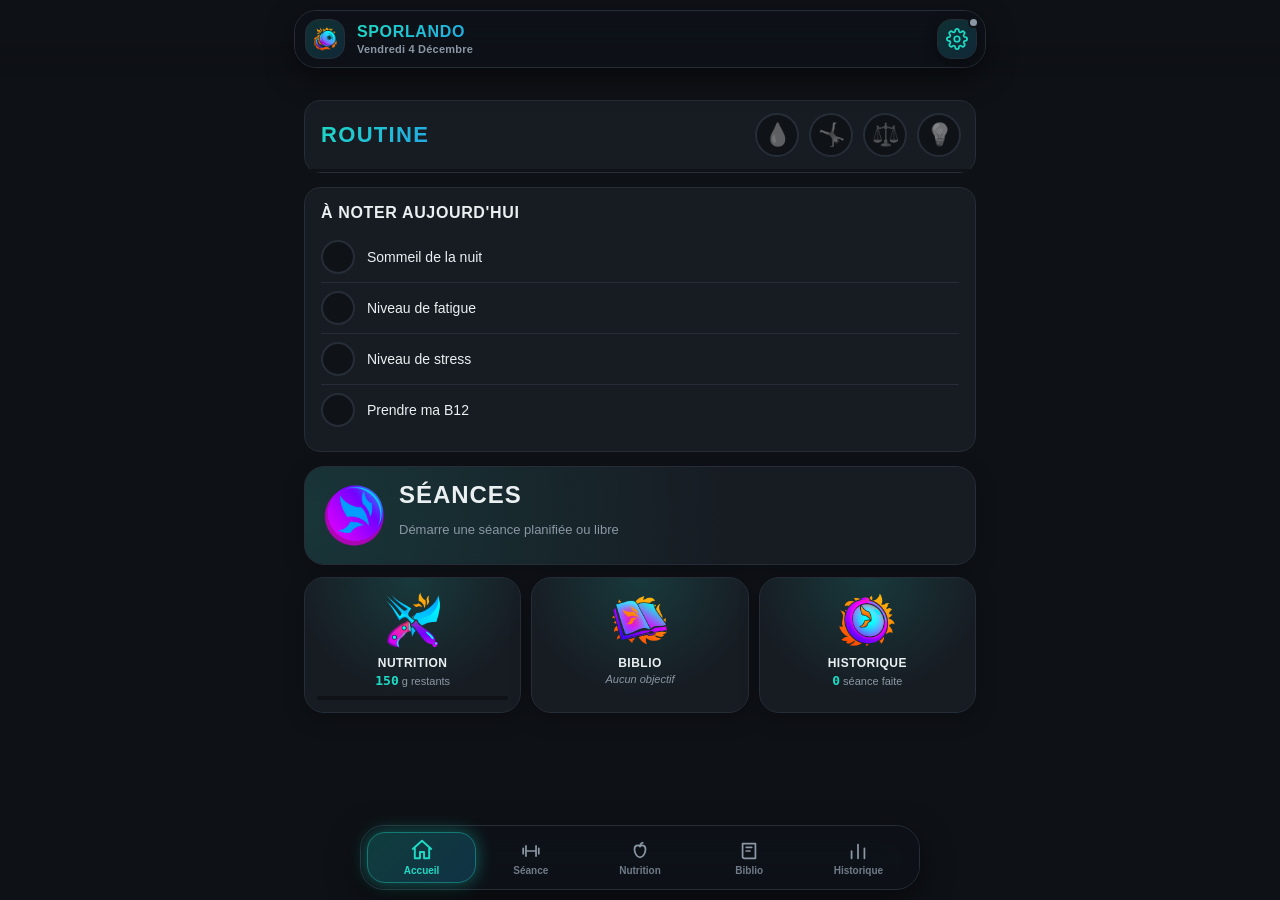
<file: index.html>
<!DOCTYPE html>
<html lang="fr">
<head>
<meta charset="UTF-8">
<meta name="viewport" content="width=device-width, initial-scale=1">
<meta name="apple-mobile-web-app-capable" content="yes">
<meta name="apple-mobile-web-app-status-bar-style" content="black-translucent">
<meta name="apple-mobile-web-app-title" content="Carnet Muscu">
<meta name="theme-color" content="#12151A">
<title>Carnet Muscu</title>
<link rel="stylesheet" href="style.css">
<link rel="stylesheet" href="style-composants.css">
<link rel="stylesheet" href="style-effroi-wasteland.css">
<link rel="stylesheet" href="style-historique-fenetres.css">
<link rel="stylesheet" href="theme-western.css">
<link rel="stylesheet" href="theme-steampunk.css">
<link rel="stylesheet" href="theme-hivernal.css">
<link rel="stylesheet" href="theme-flibuste.css">
<link rel="stylesheet" href="style-final.css">
<link rel="stylesheet" href="tips.css">
<link rel="stylesheet" href="theme-automnal.css">
<link rel="stylesheet" href="theme-noel.css">
<!-- Icône écran d'accueil iOS -->
<link rel="apple-touch-icon" sizes="180x180" href="images/icon-180.png">

<!-- Favicon bureau -->
<link rel="icon" type="image/png" sizes="32x32" href="images/favicon-32.png">
<link rel="manifest" href="./manifest.json"> 
<meta name="theme-color" content="#000000">
<link rel="preconnect" href="https://fonts.googleapis.com">
<link rel="preconnect" href="https://fonts.gstatic.com" crossorigin>
<link href="https://fonts.googleapis.com/css2?family=Baloo+2:wght@700&family=Black+Ops+One&family=Bungee&family=Cinzel+Decorative:wght@700&family=Creepster&family=Josefin+Sans:wght@700&family=La+Belle+Aurore&family=Mountains+of+Christmas:wght@700&family=Orbitron:wght@700&family=Pirata+One&family=Quicksand:wght@700&family=Rye&family=Yeseva+One&display=swap" rel="stylesheet">
</head>
<body>

<header class="entete">
  <div class="entete-carte">
    <div class="entete-marque" data-action="ouvrir-notice" title="Notice complète">
      <span class="entete-logo"><img src="images/sporlando-logo.png" alt="Logo Sporlando"></span>
      <div class="entete-textes">
        <h1 class="titre-affichage texte-degrade">Sporlando</h1>
        <span class="entete-date" id="entete-date"></span>
      </div>
    </div>
    <div class="zone-entete-droite">
      <button class="bouton-reglages" data-action="ouvrir-reglages" aria-label="Réglages">
        <svg width="22" height="22" viewBox="0 0 24 24" fill="none" stroke="currentColor" stroke-width="1.9" stroke-linecap="round" stroke-linejoin="round">
          <circle cx="12" cy="12" r="3"></circle>
          <path d="M19.4 15a1.65 1.65 0 0 0 .33 1.82l.06.06a2 2 0 0 1-2.83 2.83l-.06-.06a1.65 1.65 0 0 0-1.82-.33 1.65 1.65 0 0 0-1 1.51V21a2 2 0 0 1-4 0v-.09A1.65 1.65 0 0 0 9 19.4a1.65 1.65 0 0 0-1.82.33l-.06.06a2 2 0 0 1-2.83-2.83l.06-.06a1.65 1.65 0 0 0 .33-1.82 1.65 1.65 0 0 0-1.51-1H3a2 2 0 0 1 0-4h.09A1.65 1.65 0 0 0 4.6 9a1.65 1.65 0 0 0-.33-1.82l-.06-.06a2 2 0 0 1 2.83-2.83l.06.06a1.65 1.65 0 0 0 1.82.33H9a1.65 1.65 0 0 0 1-1.51V3a2 2 0 0 1 4 0v.09a1.65 1.65 0 0 0 1 1.51 1.65 1.65 0 0 0 1.82-.33l.06-.06a2 2 0 0 1 2.83 2.83l-.06.06a1.65 1.65 0 0 0-.33 1.82V9a1.65 1.65 0 0 0 1.51 1H21a2 2 0 0 1 0 4h-.09a1.65 1.65 0 0 0-1.51 1z"></path>
        </svg>
        <span class="sync-point" id="sync-point-entete" title="Statut de synchronisation"></span>
      </button>
    </div>
  </div>
</header>

<main>

  <!-- ============================================================
       PAGE : ACCUEIL
       ============================================================ -->
  <section id="page-accueil" class="page page-active">
    <div id="carte-checklist-quotidienne" class="carte-checklist todo-barre" style="display:none;">
      <div class="todo-texte">
        <span class="titre-affichage texte-degrade todo-titre">Routine</span>
      </div>
      <div class="todo-icones">
        <button class="todo-bouton" data-action="toggle-checklist" data-tache="eau" title="Boire de l'eau" aria-label="Boire de l'eau"><span class="todo-rond"><span class="todo-emoji">💧</span></span></button>
        <button class="todo-bouton" data-action="toggle-checklist" data-tache="etirements" title="Faire mes étirements" aria-label="Faire mes étirements"><span class="todo-rond"><span class="todo-emoji">🤸</span></span></button>
        <button class="todo-bouton" data-action="toggle-checklist" data-tache="pesee" title="Me peser" aria-label="Me peser"><span class="todo-rond"><span class="todo-emoji">⚖️</span></span></button>
      </div>
      <div class="todo-progression"><div class="todo-progression-remplie" id="todo-progression-remplie"></div></div>
    </div>
    <div id="zone-banniere-objectif"></div>
    <div id="zone-banniere-meteo"></div>
    <div id="zone-banniere-rappels"></div>
    <div id="zone-carte-seance-jour"></div>
    <div class="accueil-tuiles">
      <div class="accueil-tuile" data-action="aller-page" data-page="nutrition">
        <div class="accueil-tuile-icone"><img src="images/nutrition.png" alt="Nutrition"></div>
        <h2 class="titre-affichage">Nutrition</h2>
        <p class="texte-att" id="tuile-nutrition-sous">Journal du jour</p>
      </div>
      <div class="accueil-tuile" data-action="aller-page" data-page="bibliotheque">
        <div class="accueil-tuile-icone"><img src="images/biblio.png" alt="Bibliothèque"></div>
        <h2 class="titre-affichage">Biblio</h2>
        <p class="texte-att" id="tuile-biblio-sous">Exercices, plats</p>
      </div>
      <div class="accueil-tuile" data-action="aller-page" data-page="historique">
        <div class="accueil-tuile-icone"><img src="images/historique.png" alt="Historique"></div>
        <h2 class="titre-affichage">Historique</h2>
        <p class="texte-att" id="tuile-histo-sous">Agenda, courbes</p>
      </div>
    </div>
  </section>

  <!-- ============================================================
       PAGE : SEANCE ETIREMENT (réveil articulaire)
       ============================================================ -->
  <section id="page-etirement" class="page"></section>

  <!-- ============================================================
       PAGE : SEANCE (mode actif)
       ============================================================ -->
  <section id="page-seance" class="page">
    <div id="seance-zone-inactive">

      <div class="carte" id="seance-carte-prevu" style="display:none;">
        <h2 class="carte-titre">Prévu aujourd'hui</h2>
        <ul id="seance-liste-prevu"></ul>
      </div>

      <div class="carte">
        <h2 class="carte-titre">Démarrer une séance</h2>
        <ul id="seance-liste-demarrage-libre"></ul>
        <ul class="seance-liste-etir">
          <li class="hist-ligne seance-etir" data-action="ouvrir-etirement">
            <span class="hist-date"><span class="hist-date-j">🤸</span></span>
            <div class="hist-ligne-corps"><strong class="hist-ligne-titre">Étirements</strong></div>
            <button type="button" class="btn btn-plein btn-petit" data-action="ouvrir-etirement">Lancer</button>
          </li>
        </ul>
      </div>

      <div class="carte ressenti-carte">
        <h2 class="carte-titre">Ressenti du jour</h2>

        <div class="sommeil-rangee">
          <div class="prete-case" id="zone-couche"></div>
          <div id="ligne-ressenti-sommeil" class="sommeil-ligne sommeil-glissable">
            <input id="champ-ressenti-sommeil" data-role="ressenti-sommeil" class="sommeil-input" type="number" min="0" max="24" step="0.5" value="8"><span class="sommeil-suffixe">h</span>
          </div>
          <div class="prete-case" id="zone-leve"></div>
        </div>
        <div class="prete-repas" id="zone-repas"></div>

        <div class="ressenti-ligne">
          <label>Humeur</label>
          <div class="ressenti-slider-zone">
            <div class="ressenti-emoji-rond" id="rond-ressenti-humeur">😐</div>
            <input type="range" min="0" max="8" step="1" data-role="ressenti-humeur" id="champ-ressenti-humeur">
          </div>
        </div>
        <div class="ressenti-ligne">
          <label>Fatigue</label>
          <div class="ressenti-slider-zone">
            <div class="ressenti-emoji-rond" id="rond-ressenti-fatigue">😌</div>
            <input type="range" min="0" max="8" step="1" data-role="ressenti-fatigue" id="champ-ressenti-fatigue">
          </div>
        </div>
        <div class="ressenti-ligne">
          <label>Stress</label>
          <div class="ressenti-slider-zone">
            <div class="ressenti-emoji-rond" id="rond-ressenti-stress">😗</div>
            <input type="range" min="0" max="8" step="1" data-role="ressenti-stress" id="champ-ressenti-stress">
          </div>
        </div>
        <div class="ressenti-ligne booleens-ligne">
          <button type="button" class="booleen-emoji-btn" data-action="basculer-booleen-ressenti" data-champ="colere" data-actif="false" data-label="Colère"><span class="booleen-emoji">🤬</span></button>
          <button type="button" class="booleen-emoji-btn" data-action="basculer-booleen-ressenti" data-champ="blessure" data-actif="false" data-label="Blessure"><span class="booleen-emoji">🤕</span></button>
          <button type="button" class="booleen-emoji-btn" data-action="basculer-booleen-ressenti" data-champ="maladie" data-actif="false" data-label="Maladie"><span class="booleen-emoji">🤒</span></button>
          <button type="button" class="booleen-emoji-btn" data-action="basculer-booleen-ressenti" data-champ="insomnie" data-actif="false" data-label="Insomnie"><span class="booleen-emoji">😶</span></button>
        </div>
      </div>

    </div>

    <div id="seance-zone-active" style="display:none;">
      <div class="seance-sticky-haut">
        <div class="sx-entete" id="seance-entete-active">
          <div class="sx-entete-haut">
            <div class="seance-boutons-haut">
              <button type="button" id="btn-voix" class="btn-voix" data-action="basculer-voix" title="Commande vocale">
                <svg viewBox="0 0 24 24" aria-hidden="true"><path d="M12 14a3 3 0 0 0 3-3V5a3 3 0 0 0-6 0v6a3 3 0 0 0 3 3zm5-3a5 5 0 0 1-10 0H5a7 7 0 0 0 6 6.92V21h2v-3.08A7 7 0 0 0 19 11h-2z"/></svg>
              </button>
              <button class="btn-annuler-seance" data-action="annuler-seance" title="Annuler la séance">✕</button>
            </div>
            <div class="sx-entete-centre">
              <h2 class="titre-affichage sx-nom" id="seance-active-nom">-</h2>
              <div class="chrono texte-degrade sx-chrono" id="seance-chrono">00:00</div>
            </div>
            <button class="sx-btn-fin" data-action="terminer-seance">Fin</button>
          </div>
          <div class="sx-ligne-progression">
            <div class="sx-progression"><div class="sx-progression-remplie" id="seance-progression-remplie"></div></div>
            <span class="sx-compteur donnee-num" id="seance-compteur">0 / 0 séries</span>
          </div>
        </div>
        <div id="seance-zone-cdr"></div>
      </div>
      <div id="seance-liste-exercices"></div>
    </div>
  </section>

  <!-- ============================================================
       PAGE : NUTRITION (journal alimentaire du jour)
       ============================================================ -->
  <section id="page-nutrition" class="page">
    <div class="carte">
      <div class="cal-entete">
        <button class="fleche-navigation fleche-gauche" data-action="jour-nutrition-precedent" aria-label="Jour précédent"><span></span></button>
        <span class="titre-affichage" id="nutrition-libelle-jour">-</span>
        <button class="fleche-navigation fleche-droite" data-action="jour-nutrition-suivant" aria-label="Jour suivant"><span></span></button>
      </div>
    </div>
    <div class="carte" id="nutrition-zone-macros"></div>
    <div class="carte">
      <div class="ligne" style="margin-bottom:10px;">
        <h2 class="carte-titre" style="margin-bottom:0;">Journal du jour</h2>
        <button class="btn btn-plein btn-petit" data-action="ajouter-aliment-journal">+ Ajouter</button>
      </div>
      <ul id="nutrition-liste-journal"></ul>
    </div>
  </section>

  <!-- ============================================================
       PAGE : BIBLIOTHEQUE
       ============================================================ -->
  <section id="page-bibliotheque" class="page">
    <div class="sous-onglets">
      <button class="sous-onglet sous-onglet-actif" data-action="sous-onglet" data-groupe="bib" data-cible="exercices">Exercices</button>
      <button class="sous-onglet" data-action="sous-onglet" data-groupe="bib" data-cible="seances">Séances</button>
      <button class="sous-onglet" data-action="sous-onglet" data-groupe="bib" data-cible="programmes">Programmes</button>
      <button class="sous-onglet" data-action="sous-onglet" data-groupe="bib" data-cible="aliments">Aliments</button>
      <button class="sous-onglet" data-action="sous-onglet" data-groupe="bib" data-cible="plats">Plats</button>
    </div>

    <div id="bib-exercices" class="section-bib">
      <button class="btn btn-plein btn-bloc" data-action="nouvel-exercice" style="margin-bottom:10px;">+ Ajouter un exercice</button>
      <button class="btn btn-contour btn-bloc" data-action="charger-exercices-base" style="margin-bottom:12px;">Charger les exercices de base (mon matériel)</button>
      <div class="champ" style="margin-bottom:4px;">
        <input type="search" id="champ-recherche-exercices" placeholder="Rechercher un nom ou un groupe (ex : dos ET poulie)">
      </div>
      <div class="texte-att" style="margin-bottom:12px;">Combine avec ET (tous les critères) ou OU (au moins un), ex. "pectoraux OU épaules" ou "développé ET haltères".</div>
      <ul id="liste-exercices"></ul>
    </div>

    <div id="bib-seances" class="section-bib" style="display:none;">
      <button class="btn btn-plein btn-bloc" data-action="nouvelle-seance" style="margin-bottom:12px;">+ Créer une séance</button>
      <ul id="liste-seances"></ul>
    </div>

    <div id="bib-programmes" class="section-bib" style="display:none;">
      <button class="btn btn-plein btn-bloc" data-action="nouveau-programme" style="margin-bottom:12px;">+ Créer un programme</button>
      <ul id="liste-programmes"></ul>
    </div>

    <div id="bib-aliments" class="section-bib" style="display:none;">
      <button class="btn btn-plein btn-bloc" data-action="nouvel-aliment" style="margin-bottom:10px;">+ Ajouter un aliment</button>
      <button class="btn btn-contour btn-bloc" data-action="charger-aliments-base" style="margin-bottom:12px;">Charger les aliments de base (100% végétalien)</button>
      <ul id="liste-aliments"></ul>
    </div>

    <div id="bib-plats" class="section-bib" style="display:none;">
      <button class="btn btn-plein btn-bloc" data-action="nouveau-plat" style="margin-bottom:12px;">+ Créer un plat</button>
      <ul id="liste-plats"></ul>
    </div>
  </section>

  <!-- ============================================================
       PAGE : HISTORIQUE (Agenda + Progression)
       ============================================================ -->
  <section id="page-historique" class="page">
    <div class="sous-onglets">
      <button class="sous-onglet sous-onglet-actif" data-action="sous-onglet" data-groupe="hist" data-cible="agenda">Agenda</button>
      <button class="sous-onglet" data-action="sous-onglet" data-groupe="hist" data-cible="etat">État</button>
      <button class="sous-onglet" data-action="sous-onglet" data-groupe="hist" data-cible="progression">Progression</button>
      <button class="sous-onglet" data-action="sous-onglet" data-groupe="hist" data-cible="equilibre">Équilibre</button>
      <button class="sous-onglet" data-action="sous-onglet" data-groupe="hist" data-cible="suggestions">Suggestions</button>
      <button class="sous-onglet" data-action="sous-onglet" data-groupe="hist" data-cible="seances">Séances passées</button>
    </div>

    <div id="hist-agenda" class="section-hist">
      <div id="zone-programme-actif"></div>
      <div class="carte">
        <div class="cal-entete">
          <button class="fleche-navigation fleche-gauche" data-action="mois-precedent" aria-label="Mois précédent"><span></span></button>
          <span class="titre-affichage" id="cal-libelle-mois">-</span>
          <button class="fleche-navigation fleche-droite" data-action="mois-suivant" aria-label="Mois suivant"><span></span></button>
        </div>
        <div class="cal-grille" id="cal-grille"></div>
        <div class="cal-legende">
          <span><i class="cal-point cal-point-prevu"></i>Prévu</span>
          <span><i class="cal-point cal-point-fait"></i>Fait</span>
          <span><i class="cal-point cal-point-incomplet"></i>Incomplet</span>
          <span><i class="cal-point cal-point-piscine"></i>Piscine</span>
          <span><i class="cal-point cal-point-nutrition"></i>Nutrition</span>
          <span><i class="cal-point cal-point-checklist"></i>Routine</span>
        </div>
      </div>

      <div class="carte">
        <div class="ligne" style="margin-bottom:10px;">
          <h2 class="carte-titre" id="agenda-jour-titre" style="margin-bottom:0;">-</h2>
          <button class="btn btn-plein btn-petit" data-action="planifier-jour">+ Planifier</button>
        </div>
        <label class="reglages-interrupteur hist-piscine">
          <span>🏊 Séance de piscine ce jour-là</span>
          <input type="checkbox" id="case-piscine-jour" data-action="basculer-piscine">
        </label>
        <ul id="agenda-liste-jour"></ul>
      </div>

      <div class="carte">
        <h2 class="carte-titre">À venir</h2>
        <ul id="agenda-liste-avenir"></ul>
      </div>
    </div>

    <div id="hist-progression" class="section-hist" style="display:none;">
      <div class="carte">
        <h2 class="carte-titre">Poids corporel</h2>
        <div class="svg-conteneur" id="progression-zone-poids-corporel"></div>
      </div>
      <div class="carte">
        <button class="selecteur-exercice" id="progression-bouton-exercice" data-action="ouvrir-selecteur-exercice-progression">
          <span class="selecteur-exercice-textes">
            <span class="selecteur-exercice-label">Exercice</span>
            <span class="selecteur-exercice-nom" id="progression-exercice-nom">-</span>
            <span class="selecteur-exercice-groupe" id="progression-exercice-groupe"></span>
          </span>
          <span class="selecteur-exercice-chevron">&#8964;</span>
        </button>
      </div>
      <div class="carte">
        <h2 class="carte-titre">1RM estimé</h2>
        <div id="progression-zone-1rm"></div>
      </div>
      <div class="carte" id="progression-zone-graphique"></div>
      <div class="carte">
        <h2 class="carte-titre">Volume total par semaine (12 dernières semaines)</h2>
        <div class="svg-conteneur" id="progression-zone-volume"></div>
      </div>
      <div class="carte">
        <h2 class="carte-titre">Historique des calories dépensées</h2>
        <div class="svg-conteneur" id="progression-zone-calories"></div>
      </div>
      <div class="carte">
        <h2 class="carte-titre">RPE des séances</h2>
        <div class="svg-conteneur" id="progression-zone-rpe"></div>
      </div>
      <div class="carte">
        <h2 class="carte-titre">Nutrition — calories ingérées (30 derniers jours)</h2>
        <div class="svg-conteneur" id="progression-nutrition-calories"></div>
      </div>
      <div class="carte">
        <h2 class="carte-titre">Nutrition — protéines (g/jour)</h2>
        <div class="svg-conteneur" id="progression-nutrition-proteines"></div>
      </div>
      <div class="carte">
        <h2 class="carte-titre">Nutrition — glucides (g/jour)</h2>
        <div class="svg-conteneur" id="progression-nutrition-glucides"></div>
      </div>
      <div class="carte">
        <h2 class="carte-titre">Nutrition — lipides (g/jour)</h2>
        <div class="svg-conteneur" id="progression-nutrition-lipides"></div>
      </div>
    </div>

    <div id="hist-equilibre" class="section-hist" style="display:none;">
      <div class="carte">
        <div class="cal-entete">
          <button class="fleche-navigation fleche-gauche" data-action="semaine-precedente" aria-label="Semaine précédente"><span></span></button>
          <span class="titre-affichage" id="equilibre-libelle-semaine">-</span>
          <button class="fleche-navigation fleche-droite" data-action="semaine-suivante" aria-label="Semaine suivante"><span></span></button>
        </div>
      </div>
      <div class="carte" id="equilibre-zone-volume"></div>
      <div class="carte" id="equilibre-zone-alerte"></div>
      <div class="carte" id="equilibre-zone-silhouette"></div>
    </div>

    <div id="hist-suggestions" class="section-hist" style="display:none;">
      <div class="carte">
        <div class="texte-att">Des indices calculés à partir de tes données (RPE, 1RM estimé, décharge) et de ton ressenti quotidien. Ce sont des pistes à discuter avec ton coach, pas des décisions automatiques.</div>
      </div>
      <div id="zone-pauses"></div>
    </div>

    <div id="hist-seances" class="section-hist" style="display:none;">
      <div class="hist-entete-liste">
        <h2 class="carte-titre">Séances réalisées</h2>
        <span class="texte-att donnee-num" id="hist-seances-total"></span>
      </div>
      <ul id="liste-historique-seances"></ul>
    </div>

    <div id="hist-etat" class="section-hist" style="display:none;">
      <div class="sous-onglets" id="etat-selecteur-periode" style="margin-bottom:12px;"></div>

      <div class="carte">
        <div class="ligne" style="margin-bottom:10px;">
          <h2 class="carte-titre" style="margin-bottom:0;">Courbes superposées</h2>
          <button class="btn btn-petit btn-contour" data-action="toggle-vue-combinee-etat">Afficher</button>
        </div>
        <div id="etat-combine-corps" style="display:none;">
          <div id="etat-combine-legende" class="etat-combine-legende"></div>
          <div class="svg-conteneur" id="etat-zone-combine"></div>
        </div>
      </div>

      <div class="carte">
        <h2 class="carte-titre" id="etat-titre-humeur">Humeur</h2>
        <div class="svg-conteneur" id="etat-zone-humeur"></div>
      </div>
      <div class="carte">
        <h2 class="carte-titre" id="etat-titre-fatigue">Fatigue</h2>
        <div class="svg-conteneur" id="etat-zone-fatigue"></div>
      </div>
      <div class="carte">
        <h2 class="carte-titre" id="etat-titre-stress">Stress</h2>
        <div class="svg-conteneur" id="etat-zone-stress"></div>
      </div>
      <div class="carte">
        <h2 class="carte-titre" id="etat-titre-sommeil">Sommeil</h2>
        <div class="svg-conteneur" id="etat-zone-sommeil"></div>
      </div>
      <div class="carte">
        <h2 class="carte-titre">Événements (colère 🤬 / blessure 🤕 / maladie 🤒 / insomnie 😶)</h2>
        <div id="etat-zone-evenements"></div>
      </div>
    </div>
  </section>

</main>

<nav class="nav-bas" id="nav-bas">
  <div class="nav-piste" id="nav-piste">
    <span class="nav-indicateur" id="nav-indicateur"></span>

    <button class="nav-onglet nav-onglet-actif" data-action="aller-page" data-page="accueil">
      <span class="nav-icone"><svg viewBox="0 0 24 24"><path d="M3 11l9-8 9 8"/><path d="M5 10v10h5v-6h4v6h5V10"/></svg></span>
      <span class="nav-libelle">Accueil</span>
    </button>
    <button class="nav-onglet" data-action="aller-page" data-page="seance">
      <span class="nav-icone"><svg viewBox="0 0 24 24"><path d="M6.5 6.5v11M17.5 6.5v11M3.5 9v6M20.5 9v6M6.5 12h11"/></svg></span>
      <span class="nav-libelle">Séance</span>
    </button>
    <button class="nav-onglet" data-action="aller-page" data-page="nutrition">
      <span class="nav-icone"><svg viewBox="0 0 24 24"><path d="M12 7c-2-2-6-1.5-6 3 0 4 2.5 9 6 9s6-5 6-9c0-4.5-4-5-6-3z"/><path d="M12 7c0-2 1-3.5 3-4"/></svg></span>
      <span class="nav-libelle">Nutrition</span>
    </button>
    <button class="nav-onglet" data-action="aller-page" data-page="bibliotheque">
      <span class="nav-icone"><svg viewBox="0 0 24 24"><path d="M5 4h14v16H7a2 2 0 0 1-2-2z"/><path d="M9 8h6M9 12h4"/></svg></span>
      <span class="nav-libelle">Biblio</span>
    </button>
    <button class="nav-onglet" data-action="aller-page" data-page="historique">
      <span class="nav-icone"><svg viewBox="0 0 24 24"><path d="M5 20v-8M12 20V5M19 20V9"/></svg></span>
      <span class="nav-libelle">Historique</span>
    </button>
  </div>
</nav>
<div id="toast-conteneur" class="toast-conteneur"></div>

<div id="modal-overlay" class="modal-overlay" style="display:none;">
  <div id="modal-contenu" class="modal-contenu"></div>
</div>

<script src="utils.js"></script>
<script src="notifications.js"></script>
<script src="exercices.js"></script>
<script src="types-exercice.js"></script>
<script src="nutrition.js"></script>
<script src="nav.js"></script>
<script src="core.js"></script>
<script src="etirement-echauffement.js"></script>
<script src="bibliotheque.js"></script>
<script src="nutrition-ui.js"></script>
<script src="agenda.js"></script>
<script src="seance.js"></script>
<script src="reglages.js"></script>
<script src="historique.js"></script>
<script src="themes.js"></script>
<script src="tips.js"></script>
<script src="main.js"></script>
<script src="theme-pirate.js"></script>
<script src="theme-noel.js"></script>
<script src="sync-ipad.js"></script>
<script>

  window.addEventListener('load', () => {
    traiterRappelsAuLancement();
  });
</script>

</body>
</html>
</file>
<file: style.css>
@font-face {
  font-family: 'Metrim';
  src: url('fonts/metrim.woff2') format('woff2');
  font-display: swap;
}

/* ============================================================
   BLOC 1 : VARIABLES & RESET (theme sombre anthracite)
   ============================================================ */
:root {
  --couleur-fond: #12151A;
  --couleur-carte: #1B2027;
  --couleur-carte-creux: #10141A;
  --couleur-texte: #EAF0F2;
  --couleur-texte-att: #8996A3;
  --couleur-turquoise: #1FD9C4;
  --couleur-cyan: #22A7E5;
  --couleur-degrade: linear-gradient(135deg, #1FD9C4 0%, #22A7E5 100%);
  --couleur-pevue: #ff0095;
  --couleur-succes: #4CD97B;
  --couleur-alerte: #FF6B6B;
  --couleur-avertissement: #E0A73D;
  --couleur-piscine: #0bdaff;
  --couleur-nutrition: #B98EF0;
  --couleur-nutrition-fond: #1F1F2B;
  --couleur-nutrition-fond-actif: #2A2540;
  --couleur-nutrition-clair: #CDB0F7;
  --couleur-bordure: #2A313B;
  --couleur-checklist: #6624ff;
  --rayon: 10px;
  --ombre: 0 2px 6px rgba(0,0,0,0.35);
  --police-corps: -apple-system, BlinkMacSystemFont, "Helvetica Neue", Arial, sans-serif;
  --police-donnees: Menlo, "SF Mono", Consolas, monospace;
}

:root[data-theme="clair"] {
  --couleur-fond: #F4F6F8;
  --couleur-carte: #FFFFFF;
  --couleur-carte-creux: #ECEFF3;
  --couleur-texte: #12151A;
  --couleur-texte-att: #5B6572;
  --couleur-bordure: #D8DEE4;
  --ombre: 0 2px 6px rgba(0,0,0,0.08);
  --couleur-nutrition: #8B5FBF;
  --couleur-nutrition-fond: #F1EAFB;
  --couleur-nutrition-fond-actif: #E4D6F7;
  --couleur-nutrition-clair: #A47FD1;
}

:root[data-theme="automnal"] {
  --couleur-fond: #1A1410; --couleur-carte: #241C16; --couleur-carte-creux: #170F0B; --couleur-bordure: #3A2A1E;
  --couleur-turquoise: #E08D3C; --couleur-cyan: #B23A2E;
  --couleur-degrade: linear-gradient(135deg, #E08D3C 0%, #B23A2E 100%);
  --degrade-seance: linear-gradient(135deg, #E08D3C, #B23A2E, #6B4226);
  --police-titre: 'Yeseva One', serif;
  --couleur-nutrition: #8E5A6B;
  --couleur-nutrition-fond: #241318;
  --couleur-nutrition-fond-actif: #351D24;
  --couleur-nutrition-clair: #C08FA0;
}

:root[data-theme="effroi"] {
  --couleur-fond: #0D0710; --couleur-carte: #170A1F; --couleur-carte-creux: #0A0510; --couleur-bordure: #3B1F4D;
  --couleur-turquoise: #FF7A1A; --couleur-cyan: #7B2FF7;
  --couleur-degrade: linear-gradient(135deg, #FF7A1A 0%, #7B2FF7 100%);
  --degrade-seance: linear-gradient(135deg, #FF7A1A, #7B2FF7, #0D0710);
  --police-titre: 'Metrim', 'Creepster', cursive;
  --couleur-nutrition: #7B2FF7;
  --couleur-nutrition-fond: #1D0F2E;
  --couleur-nutrition-fond-actif: #2E1650;
  --couleur-nutrition-clair: #C9A6FF;
}

:root[data-theme="hivernal"] {
  --couleur-fond: #0B141C; --couleur-carte: #101E29; --couleur-carte-creux: #08121A; --couleur-bordure: #22384A;
  --couleur-turquoise: #7FD8F2; --couleur-cyan: #3E7CB1;
  --couleur-degrade: linear-gradient(135deg, #7FD8F2 0%, #3E7CB1 100%);
  --degrade-seance: linear-gradient(135deg, #CFEFFF, #7FD8F2, #3E7CB1);
  --police-titre: 'Josefin Sans', sans-serif;
  --couleur-nutrition: #9BA9E0;
  --couleur-nutrition-fond: #101B2E;
  --couleur-nutrition-fond-actif: #1B2E4A;
  --couleur-nutrition-clair: #C3CEF2;
}

:root[data-theme="paindepice"] {
  --couleur-fond: #0B1C13; --couleur-carte: #10261A; --couleur-carte-creux: #08140D; --couleur-bordure: #1F3D2A;
  --couleur-turquoise: #D4AF37; --couleur-cyan: #C1272D;
  --couleur-degrade: linear-gradient(135deg, #D4AF37 0%, #C1272D 100%);
  --degrade-seance: linear-gradient(135deg, #D4AF37, #C1272D, #1F6B3B);
  --police-titre: 'Mountains of Christmas', cursive;
  --couleur-nutrition: #8B2D5C;
  --couleur-nutrition-fond: #200E17;
  --couleur-nutrition-fond-actif: #331526;
  --couleur-nutrition-clair: #C77FA8;
}

:root[data-theme="printanier"] {
  --couleur-fond: #192718; --couleur-carte: #2b422e; --couleur-carte-creux: #293a25; --couleur-bordure: #2A3B27;
  --couleur-turquoise: #8FD694; --couleur-cyan: #F2A6C7;
  --couleur-degrade: linear-gradient(135deg, #8FD694 0%, #F2A6C7 100%);
  --degrade-seance: linear-gradient(135deg, #8FD694, #F2A6C7, #FCE38A);
  --police-titre: 'Quicksand', sans-serif;
  --couleur-nutrition: #C9A6E0;
  --couleur-nutrition-fond: #1A1420;
  --couleur-nutrition-fond-actif: #2A2033;
  --couleur-nutrition-clair: #E2C9F2;
}

:root[data-theme="pastel"] {
  --couleur-fond: #493a5b; --couleur-carte: #593261; --couleur-carte-creux: #7d518c; --couleur-bordure: #a970b0;
  --couleur-turquoise: #B8A3E0; --couleur-cyan: #F7C6D9;
  --couleur-degrade: linear-gradient(135deg, #B8A3E0 0%, #F7C6D9 100%);
  --degrade-seance: linear-gradient(135deg, #B8A3E0, #F7C6D9, #BEE7E8);
  --police-titre: 'Baloo 2', cursive;
  --couleur-nutrition: #B8A3E0;
  --couleur-nutrition-fond: #201C29;
  --couleur-nutrition-fond-actif: #302847;
  --couleur-nutrition-clair: #D3C4EE;
}

:root[data-theme="estival"] {
  --couleur-fond: #05517a; --couleur-carte: #107786; --couleur-carte-creux: #0e758c; --couleur-bordure: #20abbe;
  --couleur-turquoise: #2FE0C6; --couleur-cyan: #FFC857;
  --couleur-degrade: linear-gradient(135deg, #2FE0C6 0%, #FFC857 100%);
  --degrade-seance: linear-gradient(135deg, #2FE0C6, #FFC857, #FF6F59);
  --police-titre: 'Bungee', cursive;
  --couleur-nutrition: #C77DFF;
  --couleur-nutrition-fond: #1A0E29;
  --couleur-nutrition-fond-actif: #2B1745;
  --couleur-nutrition-clair: #DCA9FF;
}

:root[data-theme="cyberpunk"] {
  --couleur-fond: #0A0612; --couleur-carte: #150B24; --couleur-carte-creux: #08040E; --couleur-bordure: #2E1650;
  --couleur-turquoise: #00F0FF; --couleur-cyan: #FF2BD6;
  --couleur-degrade: linear-gradient(135deg, #00F0FF 0%, #FF2BD6 100%);
  --degrade-seance: linear-gradient(135deg, #00F0FF, #FF2BD6, #7B2FF7);
  --police-titre: 'Orbitron', sans-serif;
  --couleur-nutrition: #B026FF;
  --couleur-nutrition-fond: #150B24;
  --couleur-nutrition-fond-actif: #241541;
  --couleur-nutrition-clair: #D9A8FF;
}

:root[data-theme="steampunk"] {
  --couleur-fond: #14100A; --couleur-carte: #1D160D; --couleur-carte-creux: #0C0906; --couleur-bordure: #3D2E17;
  --couleur-turquoise: #C68A3D; --couleur-cyan: #6E7B7C;
  --couleur-degrade: linear-gradient(135deg, #C68A3D 0%, #6E7B7C 100%);
  --degrade-seance: linear-gradient(135deg, #C68A3D, #6E7B7C, #8A5A2E);
  --police-titre: 'Cinzel', serif;
  --couleur-nutrition: #8A6BA1;
  --couleur-nutrition-fond: #1A1410;
  --couleur-nutrition-fond-actif: #2B2016;
  --couleur-nutrition-clair: #B79BC9;
}

:root[data-theme="flibuste"] {
  --couleur-fond: #0B1620; --couleur-carte: #10202D; --couleur-carte-creux: #08111A; --couleur-bordure: #1F3A4D;
  --couleur-turquoise: #E0AE45; --couleur-cyan: #2A9D8F;
  --couleur-degrade: linear-gradient(135deg, #E0AE45 0%, #2A9D8F 100%);
  --degrade-seance: linear-gradient(135deg, #E0AE45, #1F6F78, #0B2A3D);
  --police-titre: 'Pirata One', cursive;
  --couleur-nutrition: #6A4C93;
  --couleur-nutrition-fond: #141A2A;
  --couleur-nutrition-fond-actif: #212C46;
  --couleur-nutrition-clair: #A594D1;
}

:root[data-theme="ruedor"] {
  --couleur-fond: #1B130E; --couleur-carte: #271A13; --couleur-carte-creux: #130C08; --couleur-bordure: #4A2F22;
  --couleur-turquoise: #F2C14E; --couleur-cyan: #C4582F;
  --couleur-degrade: linear-gradient(135deg, #F2C14E 0%, #C4582F 100%);
  --degrade-seance: linear-gradient(135deg, #F2C14E, #D9783B, #8C3B2A);
  --police-titre: 'Rye', cursive;
  --couleur-nutrition: #8B5A7A;
  --couleur-nutrition-fond: #1D1017;
  --couleur-nutrition-fond-actif: #301A26;
  --couleur-nutrition-clair: #C79BB0;
}

.modal-entete-gauche {
  display: -webkit-box; display: -webkit-flex; display: flex;
  -webkit-box-align: center; -webkit-align-items: center; align-items: center;
  gap: 8px;
}

* { box-sizing: border-box; -webkit-tap-highlight-color: transparent; }
html, body {
  margin: 0; padding: 0;
  background: var(--couleur-fond);
  color: var(--couleur-texte);
  font-family: var(--police-corps);
  height: 100%;
  -webkit-text-size-adjust: 100%;
}
body { padding-bottom: 64px; }
h1, h2, h3 { margin: 0; }
button {
  font-family: var(--police-corps);
  border: none;
  background: none;
  color: inherit;
  cursor: pointer;
}
input, select, textarea {
  font-family: var(--police-corps);
  font-size: 16px;
}
ul { list-style: none; margin: 0; padding: 0; }
a { color: inherit; }

.titre-affichage {
  font-weight: 800;
  text-transform: uppercase;
  letter-spacing: 0.04em;
  font-family: var(--police-titre, inherit);
}
.donnee-num {
  font-family: var(--police-donnees);
  font-variant-numeric: tabular-nums;
}
.texte-degrade {
  color: var(--couleur-turquoise);
  background: var(--couleur-degrade);
  -webkit-background-clip: text;
  background-clip: text;
  -webkit-text-fill-color: transparent;
}

/* ============================================================
   BLOC 2 : STRUCTURE GENERALE
   ============================================================ */

/* ============================================================
   HEADER : carte flottante en verre
   ============================================================ */
.entete {
  position: -webkit-sticky;
  position: sticky;
  top: 0;
  z-index: 20;
  display: block;
  padding: 10px 12px 8px 12px;
  padding-top: calc(10px + env(safe-area-inset-top));
  background: none;
  border: none;
  pointer-events: none; /* seule la carte capte les touches */
}
/* dégradé de fondu : le contenu qui défile disparaît en douceur sous le header */
.entete::before {
  content: '';
  position: absolute;
  top: 0; left: 0; right: 0; bottom: 0;
  background: linear-gradient(to bottom, var(--couleur-fond) 55%, rgba(18, 21, 26, 0) 100%);
  z-index: -1;
}

.entete-carte {
  position: relative;
  pointer-events: auto;
  max-width: 692px;
  margin: 0 auto;
  padding: 8px 8px 8px 10px;
  display: -webkit-box; display: -webkit-flex; display: flex;
  -webkit-box-align: center; -webkit-align-items: center; align-items: center;
  -webkit-box-pack: justify; -webkit-justify-content: space-between; justify-content: space-between;
  border: 1px solid var(--couleur-bordure);
  border-radius: 22px;
  box-shadow: 0 10px 30px rgba(0, 0, 0, 0.45);
}
/* fond verre, comme .nav-bas */
.entete-carte::before {
  content: '';
  position: absolute;
  top: 0; left: 0; right: 0; bottom: 0;
  border-radius: 21px;
  background: var(--couleur-carte-creux);
  opacity: 0.94;
  z-index: -1;
}
@supports ((-webkit-backdrop-filter: blur(1px)) or (backdrop-filter: blur(1px))) {
  .entete-carte {
    -webkit-backdrop-filter: blur(18px) saturate(160%);
    backdrop-filter: blur(18px) saturate(160%);
  }
  .entete-carte::before { opacity: 0.72; }
}

.entete-marque {
  display: -webkit-box; display: -webkit-flex; display: flex;
  -webkit-box-align: center; -webkit-align-items: center; align-items: center;
  cursor: pointer;
  -webkit-user-select: none; user-select: none;
  -webkit-touch-callout: none;
}
.entete-marque:active .entete-logo { -webkit-transform: scale(0.92); transform: scale(0.92); }

/* pastille du logo : même langage que le bouton réglages */
.entete-logo {
  position: relative;
  width: 40px; height: 40px;
  margin-right: 12px;
  border: 1px solid var(--couleur-bordure);
  border-radius: 14px;
  display: -webkit-box; display: -webkit-flex; display: flex;
  -webkit-box-align: center; -webkit-align-items: center; align-items: center;
  -webkit-box-pack: center; -webkit-justify-content: center; justify-content: center;
  -webkit-flex-shrink: 0; flex-shrink: 0;
  transition: transform 0.35s cubic-bezier(0.34, 1.56, 0.64, 1);
}
.entete-logo::before {
  content: '';
  position: absolute;
  top: 0; left: 0; right: 0; bottom: 0;
  border-radius: 13px;
  background: var(--nav-accent-degrade, var(--couleur-degrade));
  opacity: 0.16;
}
.entete-logo img {
  position: relative;
  width: 26px; height: 26px;
  object-fit: contain;
  display: block;
}

.entete-textes { min-width: 0; }
.entete h1 {
  font-size: 16px;
  line-height: 1.1;
}
.entete-date {
  display: block;
  margin-top: 3px;
  font-size: 11px;
  font-weight: 600;
  line-height: 1;
  color: var(--couleur-texte-att);
  letter-spacing: 0.02em;
}

.zone-entete-droite {
  display: -webkit-box; display: -webkit-flex; display: flex;
  -webkit-box-align: center; -webkit-align-items: center; align-items: center;
}

/* Bouton réglages : même langage que la barre de navigation */
.bouton-reglages {
  position: relative;
  width: 40px; height: 40px;
  padding: 0;
  border: 1px solid var(--couleur-bordure);
  border-radius: 14px;
  display: -webkit-box; display: -webkit-flex; display: flex;
  -webkit-box-align: center; -webkit-align-items: center; align-items: center;
  -webkit-box-pack: center; -webkit-justify-content: center; justify-content: center;
  color: var(--nav-accent, var(--couleur-turquoise));
  background: transparent;
  box-shadow: 0 4px 14px rgba(0, 0, 0, 0.4);
  -webkit-user-select: none; user-select: none;
  -webkit-touch-callout: none;
  transition: transform 0.35s cubic-bezier(0.34, 1.56, 0.64, 1),
              border-color 0.25s ease, color 0.25s ease;
}
/* fond verre, comme .nav-bas */
.bouton-reglages::before {
  content: '';
  position: absolute;
  top: 0; left: 0; right: 0; bottom: 0;
  border-radius: 13px;
  background: var(--couleur-carte-creux);
  opacity: 0.94;
  z-index: 0;
}
/* halo de la couleur du thème, comme .nav-indicateur */
.bouton-reglages::after {
  content: '';
  position: absolute;
  top: 0; left: 0; right: 0; bottom: 0;
  border-radius: 13px;
  background: var(--nav-accent-degrade, var(--couleur-degrade));
  opacity: 0.16;
  z-index: 0;
  pointer-events: none;
  transition: opacity 0.25s ease;
}
@supports ((-webkit-backdrop-filter: blur(1px)) or (backdrop-filter: blur(1px))) {
  .bouton-reglages {
    -webkit-backdrop-filter: blur(18px) saturate(160%);
    backdrop-filter: blur(18px) saturate(160%);
  }
  .bouton-reglages::before { opacity: 0.72; }
}
.bouton-reglages svg {
  position: relative;
  z-index: 1;
  display: block;
  transition: transform 0.35s cubic-bezier(0.34, 1.56, 0.64, 1);
}
.bouton-reglages:active { -webkit-transform: scale(0.92); transform: scale(0.92); }
.bouton-reglages:active::after { opacity: 0.32; }
.bouton-reglages:active svg { -webkit-transform: rotate(35deg); transform: rotate(35deg); }

/* Pastille de synchro : badge sur l'angle du bouton réglages, toujours au-dessus */
.sync-point {
  position: absolute;
  top: -3px; right: -3px;
  z-index: 2;
  width: 11px; height: 11px;
  margin: 0;
  border-radius: 50%;
  border: 2px solid var(--couleur-carte-creux);
  background: var(--couleur-texte-att);
  box-sizing: border-box;
}
.sync-point-ok     { background: var(--couleur-succes); box-shadow: 0 0 8px rgba(76,217,123,0.7); }
.sync-point-erreur { background: var(--couleur-alerte); box-shadow: 0 0 8px rgba(255,107,107,0.7); }
.sync-point-cours  {
  background: var(--couleur-cyan);
  -webkit-animation: pulseSync 1s ease-in-out infinite;
  animation: pulseSync 1s ease-in-out infinite;
}
@-webkit-keyframes pulseSync { 0%,100% { opacity: 1; } 50% { opacity: 0.35; } }
@keyframes pulseSync { 0%,100% { opacity: 1; } 50% { opacity: 0.35; } }

.sync-statut-texte { font-size: 12px; color: var(--couleur-texte-att); margin: 10px 0; }
.sync-id-affiche {
  font-family: var(--police-donnees);
  background: var(--couleur-carte-creux);
  border: 1px solid var(--couleur-bordure);
  border-radius: 6px;
  padding: 9px 10px;
  word-break: break-all;
  font-size: 13px;
}
.sync-separateur { border-top: 1px solid var(--couleur-bordure); margin: 16px 0; padding-top: 16px; }

.page { display: none; padding: 14px 14px 24px 14px; max-width: 720px; margin: 0 auto; }
.page-active { display: block; }

:root { --hauteur-footer: 80px; }
body { overflow-x: hidden; }
main { overflow-x: clip; }

main::after {
  content: '';
  display: block;
  height: 55px;
  height: calc(55px + env(safe-area-inset-bottom));
}

.nav-bas {
  position: fixed;
  left: 12px; right: 12px;
  bottom: 10px;
  bottom: calc(10px + env(safe-area-inset-bottom));
  max-width: 560px;
  margin: 0 auto;
  padding: 6px;
  border: 1px solid var(--couleur-bordure);
  border-radius: 24px;
  box-shadow: 0 10px 30px rgba(0, 0, 0, 0.5);
  z-index: 20;
  -webkit-user-select: none; user-select: none;
  -webkit-touch-callout: none;
}

.nav-bas::before {
  content: '';
  position: absolute;
  top: 0; left: 0; right: 0; bottom: 0;
  border-radius: 23px;
  background: var(--couleur-carte-creux);
  opacity: 0.94;
  z-index: -1;
}
@supports ((-webkit-backdrop-filter: blur(1px)) or (backdrop-filter: blur(1px))) {
  .nav-bas {
    -webkit-backdrop-filter: blur(18px) saturate(160%);
    backdrop-filter: blur(18px) saturate(160%);
  }
  .nav-bas::before { opacity: 0.72; }
}

.nav-piste {
  position: relative;
  display: flex;
  flex-wrap: nowrap;
}

/* Pastille qui glisse derrière l'onglet actif */
.nav-indicateur {
  position: absolute;
  top: 0; bottom: 0; left: 0;
  width: 20%;
  box-sizing: border-box;
  border-radius: 18px;
  transition: transform 0.5s cubic-bezier(0.34, 1.4, 0.64, 1), opacity 0.25s ease;
  will-change: transform;
  z-index: 0;
}
.nav-indicateur::before,
.nav-indicateur::after {
  content: '';
  position: absolute;
  top: 0; left: 0; right: 0; bottom: 0;
  border-radius: inherit;
  box-sizing: border-box;
}
.nav-indicateur::before {
  background: var(--nav-accent-degrade, var(--couleur-degrade));
  opacity: 0.22;
}
.nav-indicateur::after {
  border: 1px solid var(--nav-accent, var(--couleur-turquoise));
  box-shadow: 0 0 18px var(--nav-accent, var(--couleur-turquoise));
  opacity: 0.4;
}
.nav-glisse .nav-indicateur { transition: none; }
.nav-sans-actif .nav-indicateur { opacity: 0; }

.nav-onglet {
  position: relative;
  z-index: 1;
  flex: 1 1 0;
  min-width: 0;
  display: flex;
  flex-direction: column;
  align-items: center;
  justify-content: center;
  padding: 8px 2px 7px 2px;
  color: var(--couleur-texte-att);
  transition: color 0.25s ease;
}
.nav-icone {
  display: block;
  width: 22px; height: 22px;
  margin-bottom: 4px;
  transition: transform 0.35s cubic-bezier(0.34, 1.56, 0.64, 1);
}
.nav-icone svg {
  display: block;
  width: 100%; height: 100%;
  fill: none;
  stroke: currentColor;
  stroke-width: 1.9;
  stroke-linecap: round;
  stroke-linejoin: round;
}
.nav-libelle {
  font-size: 10px;
  font-weight: 700;
  line-height: 1;
  white-space: nowrap;
  opacity: 0.8;
  transition: opacity 0.25s ease;
}
.nav-onglet:active .nav-icone { transform: scale(0.86); }

.nav-onglet-actif { color: var(--nav-accent, var(--couleur-turquoise)); }
.nav-onglet-actif .nav-icone { transform: translateY(-1px) scale(1.12); }
.nav-onglet-actif .nav-libelle { opacity: 1; }

/* Pendant le glissement : seul l'onglet survolé est allumé */
.nav-glisse .nav-onglet-actif { color: var(--couleur-texte-att); }
.nav-glisse .nav-onglet-actif .nav-icone { transform: none; }
.nav-glisse .nav-onglet-survol { color: var(--nav-accent, var(--couleur-turquoise)); }
.nav-glisse .nav-onglet-survol .nav-icone { transform: translateY(-1px) scale(1.12); }
.nav-glisse .nav-onglet-survol .nav-libelle { opacity: 1; }

@keyframes navRebond {
  0%   { transform: translateY(0) scale(1); }
  40%  { transform: translateY(-6px) scale(1.25); }
  100% { transform: translateY(-1px) scale(1.12); }
}
.nav-rebond { animation: navRebond 0.5s cubic-bezier(0.34, 1.56, 0.64, 1); }

/* Transitions entre pages */
@keyframes pageEntreAvant   { from { opacity: 0; transform: translateX(32px); }  to { opacity: 1; transform: translateX(0); } }
@keyframes pageEntreArriere { from { opacity: 0; transform: translateX(-32px); } to { opacity: 1; transform: translateX(0); } }
@keyframes pageEntreFondu   { from { opacity: 0; } to { opacity: 1; } }
.page-entre-avant   { animation: pageEntreAvant 0.38s cubic-bezier(0.22, 1, 0.36, 1); }
.page-entre-arriere { animation: pageEntreArriere 0.38s cubic-bezier(0.22, 1, 0.36, 1); }
.page-entre-fondu   { animation: pageEntreFondu 0.3s ease; }

@media (prefers-reduced-motion: reduce) {
  .nav-indicateur, .nav-icone, .nav-rebond,
  .page-entre-avant, .page-entre-arriere, .page-entre-fondu { animation: none; transition: none; }
}

.carte {
  background: var(--couleur-carte);
  border: 1px solid var(--couleur-bordure);
  border-radius: var(--rayon);
  box-shadow: var(--ombre);
  padding: 14px;
  margin-bottom: 12px;
}
.carte-titre {
  font-size: 13px;
  margin-bottom: 8px;
}
.ligne {
  display: -webkit-box; display: -webkit-flex; display: flex;
  -webkit-box-align: center; -webkit-align-items: center; align-items: center;
  -webkit-box-pack: justify; -webkit-justify-content: space-between; justify-content: space-between;
}
.ligne + .ligne { margin-top: 8px; }

.texte-att { color: var(--couleur-texte-att); font-size: 13px; }
.etat-vide {
  text-align: center;
  color: var(--couleur-texte-att);
  padding: 30px 14px;
  font-size: 14px;
}
.groupe-entete {
  font-size: 12px;
  font-weight: 800;
  text-transform: uppercase;
  letter-spacing: 0.05em;
  color: var(--couleur-turquoise);
  margin: 18px 0 8px 0;
  padding: 4px 2px 9px 2px;
  border-bottom: 1px solid var(--couleur-bordure);
  display: -webkit-box; display: -webkit-flex; display: flex;
  -webkit-box-align: center; -webkit-align-items: center; align-items: center;
}
.groupe-entete:first-child { margin-top: 0; }
.groupe-entete-nb { color: var(--couleur-texte-att); font-weight: 400; text-transform: none; letter-spacing: normal; }
.groupe-entete-chevron { display: inline-block; width: 16px; color: var(--couleur-texte-att); }

/* Boutons */
.btn {
  display: inline-block;
  padding: 10px 16px;
  border-radius: 8px;
  font-size: 14px;
  font-weight: 700;
  text-align: center;
}
.btn-plein { background: var(--couleur-degrade); color: #0B1114; }
.btn-plein:active { opacity: 0.85; }
.btn-contour { background: none; border: 1px solid var(--couleur-bordure); color: var(--couleur-texte); }
.btn-alerte { background: none; color: var(--couleur-alerte); }
.btn-succes { background: var(--couleur-succes); color: #0B1114; }
.btn-bloc { display: block; width: 100%; }
.btn-petit { padding: 6px 10px; font-size: 12px; }

/* ============================================================
   SOUS-ONGLETS : même langage que la barre de navigation
   ============================================================ */
.sous-onglets {
  position: relative;
  display: -webkit-box; display: -webkit-flex; display: flex;
  overflow-x: auto;
  overflow-y: hidden;
  -webkit-overflow-scrolling: touch;
  padding: 5px;
  margin-bottom: 12px;
  background: var(--couleur-carte-creux);
  border: 1px solid var(--couleur-bordure);
  border-radius: 20px;
  box-shadow: 0 6px 20px rgba(0, 0, 0, 0.25);
  -webkit-user-select: none; user-select: none;
  -webkit-touch-callout: none;
  -ms-overflow-style: none;
  scrollbar-width: none;
}
.sous-onglets::-webkit-scrollbar { display: none; height: 0; }

/* pastille qui glisse derrière l'onglet actif (placée en JS) */
.sous-indicateur {
  position: absolute;
  top: 5px; bottom: 5px; left: 0;
  width: 0;
  box-sizing: border-box;
  border-radius: 15px;
  pointer-events: none;
  z-index: 0;
  will-change: transform;
  -webkit-transition: -webkit-transform 0.5s cubic-bezier(0.34, 1.4, 0.64, 1), width 0.5s cubic-bezier(0.34, 1.4, 0.64, 1), opacity 0.25s ease;
  transition: transform 0.5s cubic-bezier(0.34, 1.4, 0.64, 1), width 0.5s cubic-bezier(0.34, 1.4, 0.64, 1), opacity 0.25s ease;
}
.sous-indicateur::before,
.sous-indicateur::after {
  content: '';
  position: absolute;
  top: 0; left: 0; right: 0; bottom: 0;
  border-radius: inherit;
  box-sizing: border-box;
}
.sous-indicateur::before {
  background: var(--nav-accent-degrade, var(--couleur-degrade));
  opacity: 0.22;
}
.sous-indicateur::after {
  border: 1px solid var(--nav-accent, var(--couleur-turquoise));
  box-shadow: 0 0 12px var(--nav-accent, var(--couleur-turquoise));
  opacity: 0.4;
}
.sous-sans-actif { opacity: 0; }

.sous-onglet {
  position: relative;
  z-index: 1;
  -webkit-box-flex: 1; -webkit-flex: 1 0 auto; flex: 1 0 auto;
  white-space: nowrap;
  padding: 10px 14px;
  font-size: 12px;
  font-weight: 700;
  text-transform: uppercase;
  letter-spacing: 0.03em;
  color: var(--couleur-texte-att);
  background: none;
  border: none;
  border-radius: 16px;
  -webkit-transition: color 0.25s ease, -webkit-transform 0.2s ease;
  transition: color 0.25s ease, transform 0.2s ease;
}
.sous-onglet:active { -webkit-transform: scale(0.94); transform: scale(0.94); }
.sous-onglet-actif { color: var(--nav-accent, var(--couleur-turquoise)); }

@media (prefers-reduced-motion: reduce) {
  .sous-indicateur { -webkit-transition: none; transition: none; }
}

/* Barre de charge (signature) : blocs = series */
.barre-charge { display: -webkit-box; display: -webkit-flex; display: flex; -webkit-flex-wrap: wrap; flex-wrap: wrap; }
.bloc-charge {
  width: 16px; height: 16px;
  border-radius: 3px;
  border: 2px solid var(--couleur-turquoise);
  margin-right: 4px; margin-bottom: 4px;
}
.bloc-charge-fait { background: var(--couleur-degrade); border-color: transparent; }
.bloc-charge-echauffement { border-color: var(--couleur-avertissement); border-style: dashed; }
.bloc-charge-echauffement.bloc-charge-fait { background: var(--couleur-avertissement); border-style: solid; }

/* Champs de formulaire */
.champ { margin-bottom: 12px; }
.champ label {
  display: block;
  font-size: 12px;
  color: var(--couleur-texte-att);
  margin-bottom: 4px;
  text-transform: uppercase;
  letter-spacing: 0.02em;
}
.champ input, .champ select, .champ textarea {
  width: 100%;
  padding: 9px 10px;
  border: 1px solid var(--couleur-bordure);
  border-radius: 6px;
  background: var(--couleur-carte-creux);
  color: var(--couleur-texte);
}
.champ textarea { resize: none; min-height: 60px; }
.case-liste {
  display: -webkit-box; display: -webkit-flex; display: flex;
  -webkit-box-align: center; -webkit-align-items: center; align-items: center;
  padding: 8px 0;
  border-bottom: 1px solid var(--couleur-bordure);
}
.case-liste input { width: auto; margin-right: 10px; }

/* Modal */
.toast-conteneur {
  position: fixed;
  top: 60px;
  left: 14px;
  right: 14px;
  z-index: 100;
  display: -webkit-box; display: -webkit-flex; display: flex;
  -webkit-box-orient: vertical; -webkit-box-direction: normal;
  -webkit-flex-direction: column; flex-direction: column;
  -webkit-box-align: center; -webkit-align-items: center; align-items: center;
  pointer-events: none;
}
.toast {
  background: var(--couleur-carte);
  border: 1px solid var(--couleur-bordure);
  color: var(--couleur-texte);
  border-radius: 10px;
  padding: 12px 16px;
  margin-bottom: 8px;
  font-size: 14px;
  box-shadow: var(--ombre);
  max-width: 100%;
  text-align: center;
}

/* ============================================================
   MODALES : feuille flottante, ouverture animée
   ============================================================ */
.modal-overlay {
  position: fixed; top: 0; left: 0; right: 0; bottom: 0;
  z-index: 50;
  display: -webkit-box; display: -webkit-flex; display: flex;
  -webkit-box-align: end; -webkit-align-items: flex-end; align-items: flex-end;
  -webkit-box-pack: center; -webkit-justify-content: center; justify-content: center;
  background-color: rgba(4, 6, 10, 0);
  pointer-events: none;
  -webkit-transition: background-color 0.3s ease, -webkit-backdrop-filter 0.3s ease;
  transition: background-color 0.3s ease, backdrop-filter 0.3s ease, -webkit-backdrop-filter 0.3s ease;
}
.modal-overlay.modal-ouvert {
  background-color: rgba(4, 6, 10, 0.6);
  pointer-events: auto;
}
@supports ((-webkit-backdrop-filter: blur(1px)) or (backdrop-filter: blur(1px))) {
  .modal-overlay.modal-ouvert {
    -webkit-backdrop-filter: blur(8px);
    backdrop-filter: blur(8px);
  }
}

.modal-contenu {
  position: relative;
  width: calc(100% - 20px);
  max-width: 560px;
  max-height: calc(100% - 80px);
  margin: 0 0 10px 0;
  margin-bottom: calc(10px + env(safe-area-inset-bottom));
  padding: 6px 18px 24px 18px;
  overflow-y: auto;
  -webkit-overflow-scrolling: touch;
  background-color: var(--couleur-carte);
  background-image: linear-gradient(180deg, rgba(255, 255, 255, 0.04) 0%, rgba(255, 255, 255, 0) 140px);
  border: 1px solid var(--couleur-bordure);
  border-radius: 28px;
  box-shadow: 0 16px 40px rgba(0, 0, 0, 0.5);
  /* état fermé : en bas, légèrement réduit */
  -webkit-transform: translateY(115%) scale(0.96);
  transform: translateY(115%) scale(0.96);
  -webkit-transition: -webkit-transform 0.32s cubic-bezier(0.5, 0, 0.75, 0.4);
  transition: transform 0.32s cubic-bezier(0.5, 0, 0.75, 0.4);
}
/* état ouvert : montée avec un petit rebond */
.modal-overlay.modal-ouvert .modal-contenu {
  -webkit-transform: none;
  transform: none;
  -webkit-transition: -webkit-transform 0.55s cubic-bezier(0.32, 1.2, 0.5, 1);
  transition: transform 0.55s cubic-bezier(0.32, 1.2, 0.5, 1);
}

/* poignée : zone de glissement pour fermer */
.modal-poignee {
  position: relative;
  height: 22px;
  margin: 0 0 4px 0;
  cursor: grab;
}
.modal-poignee::before {
  content: '';
  position: absolute;
  top: 8px; left: 50%;
  width: 38px; height: 4px;
  margin-left: -19px;
  border-radius: 2px;
  background: var(--couleur-texte-att);
  opacity: 0.45;
}

/* apparition en cascade du contenu à l'ouverture */
@-webkit-keyframes modalItemIn { from { opacity: 0; -webkit-transform: translateY(14px); } to { opacity: 1; -webkit-transform: none; } }
@keyframes modalItemIn { from { opacity: 0; transform: translateY(14px); } to { opacity: 1; transform: none; } }

.modal-premiere > *:not(.modal-poignee) {
  -webkit-animation: modalItemIn 0.5s cubic-bezier(0.22, 1, 0.36, 1) backwards;
  animation: modalItemIn 0.5s cubic-bezier(0.22, 1, 0.36, 1) backwards;
}
.modal-premiere > *:nth-child(2)  { -webkit-animation-delay: 0.10s; animation-delay: 0.10s; }
.modal-premiere > *:nth-child(3)  { -webkit-animation-delay: 0.145s; animation-delay: 0.145s; }
.modal-premiere > *:nth-child(4)  { -webkit-animation-delay: 0.19s; animation-delay: 0.19s; }
.modal-premiere > *:nth-child(5)  { -webkit-animation-delay: 0.235s; animation-delay: 0.235s; }
.modal-premiere > *:nth-child(6)  { -webkit-animation-delay: 0.28s; animation-delay: 0.28s; }
.modal-premiere > *:nth-child(7)  { -webkit-animation-delay: 0.325s; animation-delay: 0.325s; }
.modal-premiere > *:nth-child(8)  { -webkit-animation-delay: 0.37s; animation-delay: 0.37s; }
.modal-premiere > *:nth-child(n+9) { -webkit-animation-delay: 0.41s; animation-delay: 0.41s; }

/* navigation interne (menu -> sous-page) : glissement latéral */
@-webkit-keyframes modalSlideAvant { from { opacity: 0; -webkit-transform: translateX(28px); } to { opacity: 1; -webkit-transform: none; } }
@keyframes modalSlideAvant { from { opacity: 0; transform: translateX(28px); } to { opacity: 1; transform: none; } }
@-webkit-keyframes modalSlideArriere { from { opacity: 0; -webkit-transform: translateX(-28px); } to { opacity: 1; -webkit-transform: none; } }
@keyframes modalSlideArriere { from { opacity: 0; transform: translateX(-28px); } to { opacity: 1; transform: none; } }
.modal-sens-avant > *:not(.modal-poignee) {
  -webkit-animation: modalSlideAvant 0.34s cubic-bezier(0.22, 1, 0.36, 1) backwards;
  animation: modalSlideAvant 0.34s cubic-bezier(0.22, 1, 0.36, 1) backwards;
}
.modal-sens-arriere > *:not(.modal-poignee) {
  -webkit-animation: modalSlideArriere 0.34s cubic-bezier(0.22, 1, 0.36, 1) backwards;
  animation: modalSlideArriere 0.34s cubic-bezier(0.22, 1, 0.36, 1) backwards;
}

/* en-tête */
.modal-entete {
  display: -webkit-box; display: -webkit-flex; display: flex;
  -webkit-box-pack: justify; -webkit-justify-content: space-between; justify-content: space-between;
  -webkit-box-align: center; -webkit-align-items: center; align-items: center;
  margin-bottom: 16px;
}
.modal-entete h2 {
  font-size: 17px;
  font-weight: 800;
  letter-spacing: 0.04em;
  text-transform: uppercase;
  font-family: var(--police-titre, inherit);
}
.modal-entete-gauche {
  display: -webkit-box; display: -webkit-flex; display: flex;
  -webkit-box-align: center; -webkit-align-items: center; align-items: center;
}
.modal-entete-gauche .bouton-retour { margin-right: 10px; }

/* boutons fermer / retour : même langage que le bouton réglages */
.bouton-fermer, .bouton-retour {
  width: 36px; height: 36px; min-width: 36px;
  padding: 0;
  display: -webkit-box; display: -webkit-flex; display: flex;
  -webkit-box-align: center; -webkit-align-items: center; align-items: center;
  -webkit-box-pack: center; -webkit-justify-content: center; justify-content: center;
  border: 1px solid var(--couleur-bordure);
  border-radius: 13px;
  background: var(--couleur-carte-creux);
  color: var(--couleur-texte-att);
  font-size: 22px;
  line-height: 1;
  -webkit-transition: -webkit-transform 0.25s cubic-bezier(0.34, 1.56, 0.64, 1), color 0.2s ease, border-color 0.2s ease;
  transition: transform 0.25s cubic-bezier(0.34, 1.56, 0.64, 1), color 0.2s ease, border-color 0.2s ease;
}
.bouton-retour { color: var(--couleur-turquoise); font-size: 26px; padding-bottom: 3px; font-weight: 700; }
.bouton-fermer:active, .bouton-retour:active {
  -webkit-transform: scale(0.88); transform: scale(0.88);
  border-color: var(--couleur-turquoise);
  color: var(--couleur-turquoise);
}

/* champs et boutons à l'intérieur des modales */
.modal-contenu .champ input,
.modal-contenu .champ select,
.modal-contenu .champ textarea {
  border-radius: 12px;
  padding: 11px 12px;
  -webkit-transition: border-color 0.2s ease, box-shadow 0.2s ease;
  transition: border-color 0.2s ease, box-shadow 0.2s ease;
}
.modal-contenu .champ input:focus,
.modal-contenu .champ select:focus,
.modal-contenu .champ textarea:focus {
  outline: none;
  border-color: var(--couleur-turquoise);
  box-shadow: 0 0 14px -4px var(--couleur-turquoise);
}
.modal-contenu .btn { border-radius: 14px; padding: 13px 16px; }
.modal-contenu .btn:active { -webkit-transform: scale(0.98); transform: scale(0.98); }

/* menu des réglages : lignes en cartes */
.reglages-menu { margin-top: 2px; }
.reglages-menu-ligne {
  display: -webkit-box; display: -webkit-flex; display: flex;
  -webkit-box-align: center; -webkit-align-items: center; align-items: center;
  padding: 10px 12px 10px 10px;
  margin-bottom: 8px;
  background: var(--couleur-carte-creux);
  border: 1px solid var(--couleur-bordure);
  border-radius: 18px;
  cursor: pointer;
  -webkit-transition: -webkit-transform 0.25s cubic-bezier(0.34, 1.56, 0.64, 1), border-color 0.2s ease;
  transition: transform 0.25s cubic-bezier(0.34, 1.56, 0.64, 1), border-color 0.2s ease;
}
.reglages-menu-ligne:last-child { margin-bottom: 0; border-bottom: 1px solid var(--couleur-bordure); }
.reglages-menu-ligne:active {
  -webkit-transform: scale(0.98); transform: scale(0.98);
  border-color: var(--couleur-turquoise);
}
.reglages-menu-icone {
  position: relative;
  z-index: 0;
  width: 40px; height: 40px;
  margin-right: 12px;
  display: -webkit-box; display: -webkit-flex; display: flex;
  -webkit-box-align: center; -webkit-align-items: center; align-items: center;
  -webkit-box-pack: center; -webkit-justify-content: center; justify-content: center;
  -webkit-flex-shrink: 0; flex-shrink: 0;
  font-size: 20px;
  border: 1px solid var(--couleur-bordure);
  border-radius: 14px;
}
.reglages-menu-icone::before {
  content: '';
  position: absolute;
  top: 0; left: 0; right: 0; bottom: 0;
  z-index: -1;
  border-radius: 13px;
  background: var(--nav-accent-degrade, var(--couleur-degrade));
  opacity: 0.16;
}
.reglages-menu-libelle { -webkit-box-flex: 1; -webkit-flex: 1; flex: 1; font-size: 15px; font-weight: 600; }
.reglages-menu-chevron {
  color: var(--couleur-texte-att);
  font-size: 22px;
  -webkit-transition: -webkit-transform 0.25s ease; transition: transform 0.25s ease;
}
.reglages-menu-ligne:active .reglages-menu-chevron { -webkit-transform: translateX(3px); transform: translateX(3px); }

/* les lignes du menu entrent en cascade (la liste elle-même ne s'anime pas) */
.modal-premiere > .reglages-menu { -webkit-animation: none; animation: none; }
.modal-premiere .reglages-menu > .reglages-menu-ligne {
  -webkit-animation: modalItemIn 0.5s cubic-bezier(0.22, 1, 0.36, 1) backwards;
  animation: modalItemIn 0.5s cubic-bezier(0.22, 1, 0.36, 1) backwards;
}
.modal-premiere .reglages-menu > .reglages-menu-ligne:nth-child(1) { -webkit-animation-delay: 0.12s; animation-delay: 0.12s; }
.modal-premiere .reglages-menu > .reglages-menu-ligne:nth-child(2) { -webkit-animation-delay: 0.17s; animation-delay: 0.17s; }
.modal-premiere .reglages-menu > .reglages-menu-ligne:nth-child(3) { -webkit-animation-delay: 0.22s; animation-delay: 0.22s; }
.modal-premiere .reglages-menu > .reglages-menu-ligne:nth-child(4) { -webkit-animation-delay: 0.27s; animation-delay: 0.27s; }
.modal-premiere .reglages-menu > .reglages-menu-ligne:nth-child(5) { -webkit-animation-delay: 0.32s; animation-delay: 0.32s; }
.modal-premiere .reglages-menu > .reglages-menu-ligne:nth-child(6) { -webkit-animation-delay: 0.37s; animation-delay: 0.37s; }
.modal-premiere .reglages-menu > .reglages-menu-ligne:nth-child(n+7) { -webkit-animation-delay: 0.42s; animation-delay: 0.42s; }

@media (prefers-reduced-motion: reduce) {
  .modal-contenu, .modal-overlay { -webkit-transition-duration: 0.01s; transition-duration: 0.01s; }
  .modal-premiere > *, .modal-sens-avant > *, .modal-sens-arriere > *,
  .modal-premiere .reglages-menu > .reglages-menu-ligne { -webkit-animation: none; animation: none; }
}

/* Page Accueil */
.accueil-carte {
  display: -webkit-box; display: -webkit-flex; display: flex;
  -webkit-box-align: center; -webkit-align-items: center; align-items: center;
  background: var(--couleur-carte);
  border: 1px solid var(--couleur-bordure);
  border-radius: var(--rayon);
  padding: 14px 16px;
  margin-bottom: 14px;
}

.accueil-carte.seance-a-faire {
  position: relative;
  overflow: hidden;
  background: var(--degrade-seance, linear-gradient(135deg, var(--couleur-turquoise), var(--couleur-cyan), var(--couleur-nutrition)));
  background-size: 200% 200%;
  animation: degradeSeanceDuJour 8s ease infinite;
  color: #fff;
}

.accueil-carte.seance-a-faire::before {
  content: "";
  position: absolute;
  top: 50%; left: 50px;
  width: 130px; height: 130px;
  transform: translate(-50%, -50%);
  background:
    radial-gradient(circle,
      rgba(255, 238, 195, 0.9) 0%,
      rgba(255, 180, 60, 0.5) 25%,
      rgba(255, 150, 30, 0.2) 45%,
      rgba(255, 150, 30, 0) 70%
    );
  z-index: 0;
  pointer-events: none;
  animation: pulseHalo 3s ease-in-out infinite;
}

.accueil-carte.seance-a-faire::after {
  content: "";
  position: absolute;
  top: 50%; left: 50px;
  width: 130px; height: 130px;
  transform: translate(-50%, -50%);
  background:
  conic-gradient(from 0deg,
    transparent 0deg,
    rgba(255,220,150,0.9) 20deg,
    transparent 40deg,
    transparent 360deg),
  conic-gradient(from 63deg,
    transparent 0deg,
    rgba(255,220,150,0.8) 40deg,
    transparent 80deg,
    transparent 360deg),
  conic-gradient(from 132deg,
    transparent 0deg,
    rgba(255,220,150,0.9) 30deg,
    transparent 60deg,
    transparent 360deg),
  conic-gradient(from 222deg,
    transparent 0deg,
    rgba(255,220,150,0.75) 60deg,
    transparent 120deg,
    transparent 360deg),
  conic-gradient(from 278deg,
    transparent 0deg,
    rgba(255,220,150,0.85) 70deg,
    transparent 140deg,
    transparent 360deg),
  conic-gradient(from 352deg,
    transparent 0deg,
    rgba(255,220,150,0.8) 20deg,
    transparent 40deg,
    transparent 360deg);
  -webkit-mask-image: radial-gradient(circle,
    transparent 0%,
    transparent 22%,
    #fff 32%,
    rgba(255,255,255,0.6) 50%,
    rgba(255,255,255,0.15) 65%,
    transparent 78%
  );
  mask-image: radial-gradient(circle,
    transparent 0%,
    transparent 22%,
    #fff 32%,
    rgba(255,255,255,0.6) 50%,
    rgba(255,255,255,0.15) 65%,
    transparent 78%
  );
  z-index: 0;
  pointer-events: none;
  animation: tourneRayons1 24s linear infinite;
}

.particule.particule-emoji {
  background: none;
  border-radius: 0;
  line-height: 1;
  display: inline-block;
  filter: none;
  animation-name: flotteParticuleEmoji;
}

@keyframes tourneRayons1 {
  from { transform: translate(-50%, -50%) rotate(0deg); }
  to   { transform: translate(-50%, -50%) rotate(360deg); }
}

@keyframes tourneRayons2 {
  from { transform: translate(-50%, -50%) rotate(0deg); }
  to   { transform: translate(-50%, -50%) rotate(360deg); }
}

.accueil-carte.seance-a-faire .accueil-icone,
.accueil-carte.seance-a-faire > div {
  position: relative;
  z-index: 1;
}

.accueil-carte.seance-a-faire .titre-affichage,
.accueil-carte.seance-a-faire .texte-att {
  color: #fff;
}

.accueil-carte.seance-a-faire .accueil-icone {
  background: transparent;
  color: #fff;
}

@keyframes degradeSeanceDuJour {
  0% { background-position: 0% 50%; }
  50% { background-position: 100% 50%; }
  100% { background-position: 0% 50%; }
}

@keyframes pulseHalo {
  0%, 100% { opacity: 0.85; }
  50%      { opacity: 1; }
}

@keyframes tourneRayonsAntiHoraire {
  from { transform: translate(-50%, -50%) rotate(0deg); }
  to { transform: translate(-50%, -50%) rotate(-360deg); }
}

.accueil-icone {
  width: 64px; height: 64px;
  margin-right: 14px;
  border-radius: 12px;
  background: transparent;
  color: #0B1114;
  font-size: 20px;
  display: -webkit-box; display: -webkit-flex; display: flex;
  -webkit-box-align: center; -webkit-align-items: center; align-items: center;
  -webkit-box-pack: center; -webkit-justify-content: center; justify-content: center;
  -webkit-flex-shrink: 0; flex-shrink: 0;
}

.accueil-icone img {
  width: 100%;
  height: 100%;
  object-fit: contain;
  display: block;
}

.accueil-carte {
  position: relative;
  overflow: hidden;
}

.particules {
  position: absolute;
  top: 50%; left: 50px;
  width: 0; height: 0;
  z-index: 0;
  pointer-events: none;
}

.particule {
  position: absolute;
  top: 0; left: 0;
  border-radius: 50%;
  background: radial-gradient(circle, rgba(255,230,180,1) 0%, rgba(255,150,30,0.7) 60%, transparent 100%);
  opacity: 0;
  animation-name: flotteParticule;
  animation-timing-function: ease-in;
  animation-iteration-count: infinite;
}

@keyframes flotteParticule {
  0%   { transform: translate(-50%, -50%) translate(0, 0); opacity: 0; }
  15%  { opacity: 1; }
  100% { transform: translate(-50%, -50%) translate(var(--tx), var(--ty)); opacity: 0; }
}
@keyframes flotteParticuleEmoji {
  0%   { transform: translate(-50%, -50%) translate(0, 0) rotate(0deg); opacity: 0; }
  15%  { opacity: 1; }
  100% { transform: translate(-50%, -50%) translate(var(--tx), var(--ty)) rotate(var(--rot)); opacity: 0; }
}

/* Seance active : zone haute collante (chrono + minuteur) */
.seance-sticky-haut {
  position: -webkit-sticky;
  position: sticky;
  top: 0;
  z-index: 25;
  background: none;
  padding-top: 2px;
}
.bloc-exercice-actif { border-top: 3px solid var(--couleur-turquoise); }
.badges-zone { margin: 8px 0 4px 0; }
.badge-technique {
  display: inline-block;
  font-size: 10px;
  font-weight: 700;
  text-transform: uppercase;
  letter-spacing: 0.03em;
  color: var(--couleur-cyan);
  border: 1px solid var(--couleur-bordure);
  border-radius: 12px;
  padding: 3px 8px;
  margin-right: 6px;
  margin-bottom: 4px;
}
.badge-technique-intensif { color: var(--couleur-alerte); }
.badge-record { color: var(--couleur-succes); border-color: var(--couleur-succes); }
.serie-ligne {
  display: -webkit-box; display: -webkit-flex; display: flex;
  -webkit-box-align: center; -webkit-align-items: center; align-items: center;
  -webkit-flex-wrap: wrap; flex-wrap: wrap;
  padding: 6px 0;
  border-bottom: 1px solid var(--couleur-bordure);
}
.serie-num {
  width: 22px;
  font-size: 12px;
  color: var(--couleur-texte-att);
  font-weight: 700;
}
.serie-champ { width: 60px; margin-right: 6px; }
.serie-champ input {
  width: 100%;
  padding: 7px 6px;
  border: 1px solid var(--couleur-bordure);
  border-radius: 6px;
  background: var(--couleur-carte-creux);
  color: var(--couleur-texte);
  font-family: var(--police-donnees);
  text-align: center;
}
.serie-unite { font-size: 11px; color: var(--couleur-texte-att); margin-right: 4px; }
.bulle-validation {
  width: 28px; height: 28px;
  min-width: 28px;
  border-radius: 50%;
  border: 2px solid var(--couleur-bordure);
  display: -webkit-box; display: -webkit-flex; display: flex;
  -webkit-box-align: center; -webkit-align-items: center; align-items: center;
  -webkit-box-pack: center; -webkit-justify-content: center; justify-content: center;
  font-size: 14px;
  font-weight: 800;
  color: transparent;
  margin-right: 4px;
  -webkit-flex-shrink: 0; flex-shrink: 0;
}
.bulle-validation-faite {
  background: var(--couleur-degrade);
  border-color: transparent;
  color: #0B1114;
}
.bouton-note {
  width: 28px; height: 28px;
  min-width: 28px;
  border-radius: 50%;
  border: 2px solid var(--couleur-bordure);
  display: -webkit-box; display: -webkit-flex; display: flex;
  -webkit-box-align: center; -webkit-align-items: center; align-items: center;
  -webkit-box-pack: center; -webkit-justify-content: center; justify-content: center;
  font-size: 13px;
  color: var(--couleur-texte-att);
  -webkit-flex-shrink: 0; flex-shrink: 0;
}
.bouton-note-remplie { border-color: var(--couleur-cyan); color: var(--couleur-cyan); }
.bulle-info {
  width: 30px; height: 30px;
  min-width: 30px;
  border-radius: 50%;
  border: 2px solid var(--couleur-turquoise);
  color: var(--couleur-turquoise);
  font-weight: 800;
  font-size: 15px;
  display: -webkit-box; display: -webkit-flex; display: flex;
  -webkit-box-align: center; -webkit-align-items: center; align-items: center;
  -webkit-box-pack: center; -webkit-justify-content: center; justify-content: center;
}
.notice-section { margin-bottom: 18px; }
.notice-section h3 {
  font-size: 13px;
  text-transform: uppercase;
  letter-spacing: 0.03em;
  color: var(--couleur-turquoise);
  margin-bottom: 8px;
}
.notice-section ul { padding-left: 18px; list-style: disc; }
.notice-section li { margin-bottom: 6px; font-size: 14px; line-height: 1.4; }
.notice-section p { font-size: 14px; line-height: 1.4; margin: 0 0 8px 0; }
.note-serie-zone { -webkit-box-flex: 1; -webkit-flex: 0 0 100%; flex: 0 0 100%; padding: 0 0 8px 30px; }
.note-serie-zone input {
  width: 100%;
  padding: 6px 8px;
  border: 1px solid var(--couleur-bordure);
  border-radius: 6px;
  background: var(--couleur-carte-creux);
  color: var(--couleur-texte);
  font-size: 13px;
}
.serie-suppr {
  margin-left: auto;
  color: var(--couleur-alerte);
  font-size: 20px;
  padding: 4px 6px;
  flex-shrink: 0;
  width: 24px;
  min-width: 24px;
  text-align: center;
}

/* ==== AJOUT : mise en évidence de la prochaine série ==== */
.serie-champ input {
  transition: font-size 0.35s cubic-bezier(0.4, 0, 0.2, 1),
              color 0.35s ease,
              font-weight 0.35s ease;
}
.serie-unite {
  transition: font-size 0.35s ease, color 0.35s ease;
}

.serie-cible .serie-champ {
  width: 66px;
}

.serie-cible .serie-champ input {
  font-size: 44px;
  font-weight: 800;
  color: var(--couleur-turquoise);
  padding: 4px 2px;
}
.serie-cible .serie-unite {
  font-size: 15px;
  font-weight: 700;
  color: var(--couleur-turquoise);
}
.serie-cible .serie-num {
  font-size: 15px;
  color: var(--couleur-turquoise);
}

/* ==== AJOUT : ajustement layout ligne cible ==== */
.serie-ligne.serie-cible {
  flex-wrap: nowrap;
}

.serie-cible .bulle-validation,
.serie-cible .bouton-note {
  width: 30px;
  height: 30px;
  min-width: 24px;
  margin-right: 2px;
}

.serie-cible .serie-suppr {
  flex-shrink: 0;
  width: 20px;
  min-width: 20px;
  font-size: 20px;
  padding: 2px 4px;
  margin-left: 2px;
}

.serie-cible .serie-unite {
  margin-right: 2px;
}

@media (max-width: 380px) {
  .serie-cible .serie-champ input { font-size: 45px; }
}

/* ==== AJOUT : séries d'échauffement ====
   Numérotées "É1, É2..." à part des séries de travail ("#1, #2...").
   Ne comptent jamais dans les statistiques (records, historique, volume,
   progression) ; visuellement distinguées par une teinte ambre. */
.serie-echauffement {
  background: rgba(224, 167, 61, 0.06);
  border-bottom-color: rgba(224, 167, 61, 0.35);
}
.serie-echauffement .serie-num {
  color: var(--couleur-avertissement);
}
.serie-echauffement.serie-cible .serie-champ input,
.serie-echauffement.serie-cible .serie-unite,
.serie-echauffement.serie-cible .serie-num {
  color: var(--couleur-avertissement);
}

.echauf-flamme {
  display: inline-block;
  font-size: 28px;
  line-height: 1;
  filter:
    drop-shadow(0 0 4px var(--couleur-avertissement))
    drop-shadow(0 3px 6px rgba(0, 0, 0, 0.4));
  transition: filter 0.25s ease, transform 0.25s ease;
}

/* =============================================
   STYLES POUR LES EXERCICES (REPLIAGE + TERMINÉ)
============================================= */

/* Fond vert pour les exercices terminés */
.bloc-exercice-termine {
  background-color: var(--couleur-succes) !important; /* Fond vert */
  border-top: 3px solid var(--couleur-succes) !important; /* Bordure verte */
  max-height: 48px; /* Hauteur réduite quand replié */
  overflow: hidden; /* Cache le contenu */
  transition: max-height 0.3s ease, background-color 0.3s ease;
  cursor: pointer; /* Indique que c'est cliquable */
  border-radius: 8px;
  position: relative; /* Nécessaire pour le badge */
}

/* Contenu de l'exercice (replié) */
.bloc-exercice-termine .serie-ligne,
.bloc-exercice-termine .notice-section {
  display: none; /* Cache tout le contenu */
}

/* Badge pour indiquer l'état terminé */
.bloc-exercice-termine::after {
  content: "✓";
  position: absolute;
  right: 12px;
  top: 50%;
  transform: translateY(-50%);
  background: #fff;
  color: var(--couleur-succes);
  width: 24px;
  height: 24px;
  border-radius: 50%;
  display: flex;
  align-items: center;
  justify-content: center;
  font-weight: bold;
}

/* Exercice terminé déplié */
.bloc-exercice-termine.exercice-deplie {
  max-height: 1000px; /* Ajuste selon ton contenu */
}

/* Réaffiche le contenu, en gardant le bon display selon l'élément */
.bloc-exercice-termine.exercice-deplie .serie-ligne {
  display: flex; /* CORRIGÉ : flex au lieu de block */
}

.bloc-exercice-termine.exercice-deplie .notice-section {
  display: block;
}

/* Style pour les séries (uniformisation) */
.serie-ligne {
  display: flex;
  align-items: center;
  padding: 4px 8px;
  transition: background-color 0.2s ease;
}

.bloc-exercice-termine.exercice-deplie .serie-ligne {
  background-color: rgba(0,0,0,0.02);
}

/* Style pour les bulles de validation */
.bulle-validation.bulle-validation-faite {
  background-color: var(--couleur-succes) !important;
  color: white !important;
  border-color: var(--couleur-succes) !important;
}

.bulle-validation {
  cursor: pointer;
  transition: all 0.2s ease;
}

.bulle-validation:hover {
  transform: scale(1.1);
}

/* Style pour l'exercice actif (à modifier si nécessaire) */
.bloc-exercice-actif {
  border-top: 3px solid var(--couleur-turquoise) !important;
}

/* =============================================
   MINUTEUR DE REPOS
============================================= */

.cdr-cercle-zone {
  position: relative;
  width: 200px;
  height: 200px;
  margin: 0;
  border-radius: 50%;
  background: var(--couleur-carte);
  box-shadow: var(--ombre);
  touch-action: none;
  cursor: pointer;
}
.cdr-svg {
  width: 100%;
  height: 100%;
  display: block;
  -webkit-transform: rotate(-90deg);
  transform: rotate(-90deg);
}
.cdr-cercle-fond {
  fill: none;
  stroke: var(--couleur-carte-creux);
  stroke-width: 10;
}
.cdr-cercle-progression {
  fill: none;
  stroke-width: 10;
  stroke-linecap: round;
  transition: stroke-dashoffset 0.25s linear;
}
.cdr-centre {
  position: absolute;
  top: 0; left: 0; right: 0; bottom: 0;
  display: -webkit-box; display: -webkit-flex; display: flex;
  -webkit-box-align: center; -webkit-align-items: center; align-items: center;
  -webkit-box-pack: center; -webkit-justify-content: center; justify-content: center;
}
.cdr-chrono {
  font-size: 46px;
  font-weight: 900;
  line-height: 1;
  font-variant-numeric: tabular-nums;
  letter-spacing: -0.02em;
  -webkit-background-clip: text;
  background-clip: text;
  color: transparent;
  text-align: center;
  user-select: none;
  -webkit-user-select: none;
}
.cdr-chrono-pause {
  animation: etirement-pulse-pause 1.5s ease-in-out infinite;
}

/* Pastille unique : durée + bouton lancer, taille au contenu */
/* Pastille : repliée = bouton seul, dépliée = durée + bouton (transition ease-in-out) */
.cdr-pill {
  display: -webkit-box; display: -webkit-flex; display: flex;
  -webkit-box-align: center; -webkit-align-items: center; align-items: center;
  border: 1.5px solid var(--couleur-nutrition);
  border-radius: 999px;
  background: var(--couleur-nutrition-fond);
  box-shadow: var(--ombre);
  padding: 8px;
  -webkit-user-select: none;
  user-select: none;
  -webkit-touch-callout: none;
  touch-action: pan-y;
  -webkit-transition: padding-left 0.35s cubic-bezier(0.65, 0, 0.35, 1), background-color 0.15s ease, border-color 0.15s ease;
  transition: padding-left 0.35s cubic-bezier(0.65, 0, 0.35, 1), background-color 0.15s ease, border-color 0.15s ease;
}
.cdr-pill-deplie {
  padding-left: 28px;
  cursor: ew-resize;
}
.cdr-pill.glisse-actif {
  background: var(--couleur-nutrition-fond-actif);
  border-color: var(--couleur-nutrition-clair);
}
.cdr-duree-affichage {
  font-family: var(--police-donnees);
  font-size: 26px;
  font-weight: 800;
  letter-spacing: 0.02em;
  color: var(--couleur-texte);
  font-variant-numeric: tabular-nums;
  white-space: nowrap;
  overflow: hidden;
  max-width: 0;
  margin-right: 0;
  opacity: 0;
  -webkit-transition: max-width 0.35s cubic-bezier(0.65, 0, 0.35, 1), margin-right 0.35s cubic-bezier(0.65, 0, 0.35, 1), opacity 0.25s ease-in-out;
  transition: max-width 0.35s cubic-bezier(0.65, 0, 0.35, 1), margin-right 0.35s cubic-bezier(0.65, 0, 0.35, 1), opacity 0.25s ease-in-out;
}
.cdr-pill-deplie .cdr-duree-affichage {
  max-width: 92px;
  margin-right: 20px;
  opacity: 1;
}
.cdr-bouton-lancer {
  width: 56px; height: 56px;
  min-width: 56px;
  border-radius: 50%;
  background: var(--couleur-nutrition);
  display: -webkit-box; display: -webkit-flex; display: flex;
  -webkit-box-align: center; -webkit-align-items: center; align-items: center;
  -webkit-box-pack: center; -webkit-justify-content: center; justify-content: center;
  -webkit-transition: -webkit-transform 0.12s ease;
  transition: transform 0.12s ease;
}
.cdr-bouton-appuye {
  -webkit-transform: scale(0.92);
  transform: scale(0.92);
}
.cdr-bouton-lancer svg { display: block; }

/* Calendrier agenda */
.cal-entete {
  display: -webkit-box; display: -webkit-flex; display: flex;
  -webkit-box-pack: justify; -webkit-justify-content: space-between; justify-content: space-between;
  -webkit-box-align: center; -webkit-align-items: center; align-items: center;
  margin-bottom: 10px;
}
.cal-entete .titre-affichage { font-size: 14px; }
.cal-grille { display: -webkit-box; display: -webkit-flex; display: flex; -webkit-flex-wrap: wrap; flex-wrap: wrap; }
.cal-jour-libelle, .cal-jour {
  width: 14.2857%;
  text-align: center;
  box-sizing: border-box;
}
.cal-jour-libelle { font-size: 10px; color: var(--couleur-texte-att); padding-bottom: 6px; text-transform: uppercase; }
.cal-jour { padding: 5px 2px; }
.cal-jour-bouton {
  width: 100%;
  padding: 7px 0 5px 0;
  border-radius: 8px;
  font-size: 13px;
  color: var(--couleur-texte);
}
.cal-jour-vide { visibility: hidden; }
.cal-jour-select .cal-jour-bouton { background: var(--couleur-degrade); color: #0B1114; font-weight: 700; }
.cal-marqueurs { display: -webkit-box; display: -webkit-flex; display: flex; -webkit-box-pack: center; -webkit-justify-content: center; justify-content: center; margin-top: 2px; height: 6px; }
.cal-point { width: 5px; height: 5px; border-radius: 50%; margin: 0 1px; }
.cal-point-prevu { background: var(--couleur-pevue); }
.cal-point-fait { background: var(--couleur-succes); }
.cal-point-incomplet { background: var(--couleur-avertissement); }
.cal-point-piscine { background: var(--couleur-piscine); }
.cal-point-nutrition { background: var(--couleur-nutrition); }
.cal-point-checklist { background-color: var(--couleur-checklist) }
.cal-jour-aujourdhui .cal-jour-bouton {
  border: 2px solid var(--couleur-turquoise);
  padding: 5px 0 3px 0;
  border-radius: 8px;
}
.cal-jour-aujourdhui.cal-jour-select .cal-jour-bouton {
  border: 2px solid transparent;
}

.macro-ligne { margin-bottom: 14px; }
.macro-barre-fond {
  width: 100%;
  height: 10px;
  background: var(--couleur-carte-creux);
  border-radius: 5px;
  overflow: hidden;
  margin-top: 4px;
}
.macro-barre-remplie { height: 100%; border-radius: 5px; }
.macro-barre-calories { background-color: var(--couleur-pevue) }
.macro-barre-proteines { background: var(--couleur-degrade); }
.macro-barre-glucides { background: var(--couleur-avertissement); }
.macro-barre-lipides { background: var(--couleur-nutrition); }

.agenda-entree { border-left: 4px solid var(--couleur-cyan); }
.agenda-entree-fait { border-left-color: var(--couleur-succes); }

/* Chrono */
.chrono {
  font-family: var(--police-donnees);
  font-size: 26px;
  text-align: center;
  position: relative;
  z-index: 21; /* juste au-dessus du header (20) */
}

/* SVG progression */
.svg-conteneur { width: 100%; }
.svg-conteneur svg { width: 100%; height: auto; display: block; }
.diagramme-muscles-petit { max-width: 160px; margin: 0 auto; }
.diagramme-muscles-petit .svg-conteneur svg { width: 100%; height: auto; display: block; }

.equilibre-ligne { margin-bottom: 12px; }
.equilibre-barre-fond {
  width: 100%;
  height: 8px;
  background: var(--couleur-carte-creux);
  border-radius: 4px;
  overflow: hidden;
  margin-top: 4px;
}
.equilibre-barre-remplie {
  height: 100%;
  background: var(--couleur-degrade);
  border-radius: 4px;
}
.alerte-equilibre {
  background: rgba(255,107,107,0.12);
  border: 1px solid var(--couleur-alerte);
  color: var(--couleur-alerte);
  border-radius: 8px;
  padding: 10px;
  font-size: 13px;
}
.alerte-equilibre-ok {
  background: rgba(76,217,123,0.12);
  border: 1px solid var(--couleur-succes);
  color: var(--couleur-succes);
  border-radius: 8px;
  padding: 10px;
  font-size: 13px;
}

.banniere-objectif {
  background: rgba(31,217,196,0.10);
  border: 1px solid var(--couleur-turquoise);
  border-radius: 10px;
  padding: 12px 14px;
  margin-bottom: 14px;
  font-size: 14px;
}

.sommeil-glissable {
  cursor: ew-resize;
  user-select: none;
  touch-action: pan-y;
}
.sommeil-glissable.glisse-actif {
  opacity: 0.8;
}

.sommeil-ligne {
  display: flex;
  align-items: baseline;
  justify-content: center;
  width: 100%;
  font-size: 1.5em;
  font-weight: 600;
  text-align: center;
  transition: color 0.2s ease;
}

.sommeil-input {
  width: 3.6ch;
  min-width: 3.6ch;
  padding: 0;
  margin: 0;
  border: 0;
  outline: none;
  background: transparent;
  color: inherit;
  font: inherit;
  text-align: right;
  -moz-appearance: textfield;
  appearance: textfield;
}

.sommeil-input::-webkit-inner-spin-button,
.sommeil-input::-webkit-outer-spin-button {
  margin: 0;
  -webkit-appearance: none;
}

.ressenti-ligne { margin-bottom: 14px; }
.ressenti-ligne label {
  display: -webkit-box; display: -webkit-flex; display: flex;
  -webkit-box-pack: justify; -webkit-justify-content: space-between; justify-content: space-between;
  font-size: 12px;
  color: var(--couleur-texte-att);
  text-transform: uppercase;
  letter-spacing: 0.02em;
  margin-bottom: 4px;
}
.ressenti-ligne input[type="range"] {
  width: 100%;
}

.ressenti-slider-zone {
  display: flex;
  align-items: center;
  gap: 12px;
  width: 100%;
}
.ressenti-emoji-rond {
  flex: 0 0 auto;
  width: 44px;
  height: 44px;
  border-radius: 50%;
  border: 3px solid #000;
  display: flex;
  align-items: center;
  justify-content: center;
  font-size: 24px;
  background: transparent;
  transition: border-color 0.15s ease;
}
.ressenti-slider-zone input[type="range"] {
  flex: 1 1 auto;
  min-width: 0;
  -webkit-appearance: none;
  -moz-appearance: none;
  appearance: none;
  height: 8px;
  border-radius: 4px;
  outline: none;
  background: #2f2f33;
  transition: background 0.15s ease;
}
.ressenti-slider-zone input[type="range"]::-webkit-slider-thumb {
  -webkit-appearance: none;
  appearance: none;
  width: 20px;
  height: 20px;
  border-radius: 50%;
  background: #fff;
  border: 2px solid #333;
  cursor: pointer;
}
.ressenti-slider-zone input[type="range"]::-moz-range-thumb {
  width: 20px;
  height: 20px;
  border-radius: 50%;
  background: #2f2f33;
  border: 2px solid #333;
  cursor: pointer;
}

.ressenti-slider-zone input[type="range"]::-moz-range-track {
  height: 8px;
  border-radius: 4px;
  background: #2f2f33;
}
.ressenti-slider-zone input[type="range"]::-moz-range-progress {
  height: 8px;
  border-radius: 4px;
  background: var(--couleur-progression, #2f2f33);
}

.booleens-ligne {
  display: flex;
  justify-content: center;
  gap: 20px;
  margin-top: 18px;
}
.booleen-emoji-btn {
  font-size: 32px;
  line-height: 1;
  background: none;
  border: none;
  padding: 6px;
  cursor: pointer;
  filter: grayscale(100%) opacity(0.4);
  transition: filter 0.15s ease, transform 0.1s ease;
}
.booleen-emoji-btn[data-actif="true"] {
  filter: none;
  transform: scale(1.15);
}

.suggestion-carte {
  border-left: 3px solid var(--couleur-turquoise);
  padding: 4px 0 4px 10px;
  margin-bottom: 12px;
}
.suggestion-carte strong { display: block; margin-bottom: 3px; font-size: 14px; }
.suggestion-carte span { font-size: 13px; color: var(--couleur-texte-att); }

@media (min-width: 700px) {
  .page { padding: 24px; }
}

/* ============================================================
   MODALE ECHAUFFEMENT (minimaliste, thème sombre)
   ============================================================ */
.echauf-entete {
  display: -webkit-box; display: -webkit-flex; display: flex;
  -webkit-box-align: center; -webkit-align-items: center; align-items: center;
  -webkit-box-pack: justify; -webkit-justify-content: space-between; justify-content: space-between;
  margin-bottom: 18px;
}
.echauf-titre { font-size: 17px; font-weight: 800; letter-spacing: 0.02em; }
.echauf-titre-centre { -webkit-flex: 1; flex: 1; text-align: center; }
.echauf-sous-titre { margin: 4px 0 0 0; font-size: 13px; color: var(--couleur-texte-att); }
.echauf-retour {
  font-size: 28px; line-height: 1;
  color: var(--couleur-texte-att);
  padding: 0 10px 4px 2px;
}

/* Étape 1 : deux grandes cartes */
.echauf-choix {
  display: -webkit-box; display: -webkit-flex; display: flex;
  margin-bottom: 14px;
}
.echauf-carte {
  -webkit-box-flex: 1; -webkit-flex: 1; flex: 1;
  display: -webkit-box; display: -webkit-flex; display: flex;
  -webkit-box-orient: vertical; -webkit-flex-direction: column; flex-direction: column;
  -webkit-box-align: center; -webkit-align-items: center; align-items: center;
  padding: 26px 8px 22px 8px;
  background: var(--couleur-carte-creux);
  border: 1px solid var(--couleur-bordure);
  border-radius: 14px;
  color: var(--couleur-texte);
  transition: border-color 0.15s ease, background 0.15s ease;
}
.echauf-carte + .echauf-carte { margin-left: 10px; }
.echauf-carte:active {
  border-color: var(--couleur-turquoise);
  background: rgba(31, 217, 196, 0.08);
}
.echauf-carte-icone { font-size: 34px; line-height: 1; margin-bottom: 12px; }
.echauf-carte-titre {
  font-size: 13px; font-weight: 800;
  text-transform: uppercase; letter-spacing: 0.05em;
}
.echauf-passer {
  display: block; width: 100%;
  padding: 10px;
  font-size: 13px;
  color: var(--couleur-texte-att);
}

/* Étape 2 : liste à cocher */
.echauf-compteur {
  font-size: 12px; text-align: center;
  color: var(--couleur-texte-att);
  margin-bottom: 8px;
}
.echauf-progression {
  height: 4px;
  background: var(--couleur-carte-creux);
  border-radius: 2px;
  overflow: hidden;
  margin-bottom: 16px;
}
.echauf-barre {
  width: 0;
  height: 100%;
  background: var(--couleur-degrade);
  border-radius: 2px;
  transition: width 0.25s ease;
}
.echauf-liste { margin-bottom: 18px; }
.echauf-ligne {
  display: -webkit-box; display: -webkit-flex; display: flex;
  -webkit-box-align: center; -webkit-align-items: center; align-items: center;
  padding: 14px 2px;
  border-bottom: 1px solid var(--couleur-bordure);
  cursor: pointer;
}
.echauf-ligne:last-child { border-bottom: none; }
.echauf-check {
  width: 26px; height: 26px; min-width: 26px;
  border-radius: 50%;
  border: 2px solid var(--couleur-bordure);
  margin-right: 14px;
  display: -webkit-box; display: -webkit-flex; display: flex;
  -webkit-box-align: center; -webkit-align-items: center; align-items: center;
  -webkit-box-pack: center; -webkit-justify-content: center; justify-content: center;
  font-size: 13px; font-weight: 800;
  color: transparent;
  transition: background 0.15s ease, border-color 0.15s ease;
}
.echauf-nom { -webkit-flex: 1; flex: 1; font-size: 15px; }
.echauf-duree { font-size: 12px; color: var(--couleur-texte-att); margin-left: 10px; }
.echauf-ligne-faite .echauf-check {
  background: var(--couleur-degrade);
  border-color: transparent;
  color: #0B1114;
}
.echauf-ligne-faite .echauf-nom {
  color: var(--couleur-texte-att);
  text-decoration: line-through;
}

.carte-checklist {
  background: var(--couleur-carte);
  border: 1px solid var(--couleur-bordure);
  border-radius: var(--rayon);
  padding: 16px;
  margin-bottom: 14px;
  transition: opacity 0.35s ease, transform 0.35s ease, max-height 0.35s ease;
  overflow: hidden;
}
.carte-checklist-disparition {
  opacity: 0;
  transform: scale(0.96);
  max-height: 0;
  padding-top: 0;
  padding-bottom: 0;
  margin-bottom: 0;
}
.checklist-entete { margin-bottom: 10px; }
.checklist-ligne {
  display: -webkit-box; display: -webkit-flex; display: flex;
  -webkit-box-align: center; -webkit-align-items: center; align-items: center;
  padding: 8px 0;
  border-bottom: 1px solid var(--couleur-bordure);
}
.checklist-ligne:last-child { border-bottom: none; }
.checklist-bouton {
  width: 34px; height: 34px;
  min-width: 34px;
  font-size: 16px;
  margin-right: 12px;
  cursor: pointer;
  background: var(--couleur-carte-creux);
  transition: background 0.2s ease, border-color 0.2s ease, color 0.2s ease;
}
.checklist-texte { font-size: 14px; color: var(--couleur-texte); }
.checklist-bouton.bulle-validation-faite { color: #0B1114; }

/* ============================================================
   BLOC CSS : SEANCE ETIREMENT
   ============================================================ */

.etirement-conteneur {
  display: flex;
  flex-direction: column;
  align-items: center;
  justify-content: flex-start;
  padding: 20px 16px 120px;
  min-height: 100vh;
  box-sizing: border-box;
  text-align: center;
}

.etirement-entete {
  width: 100%;
  display: flex;
  align-items: center;
  justify-content: space-between;
  margin-bottom: 10px;
}

.etirement-progression {
  font-size: 14px;
  color: var(--couleur-texte-att, #888);
  font-weight: 600;
}

.etirement-titre-seance {
  font-size: 18px;
  font-weight: 700;
  margin-bottom: 4px;
}

.etirement-position {
  font-size: 14px;
  color: var(--couleur-texte-att, #888);
  font-style: italic;
  margin-bottom: 18px;
}

.etirement-titre-etape {
  font-size: 22px;
  font-weight: 800;
  margin-bottom: 20px;
  line-height: 1.3;
}

/* ---- LE CHRONO EN GROS, CENTRÉ, DÉGRADÉ ---- */
.etirement-chrono-zone {
  width: 100%;
  display: flex;
  justify-content: center;
  align-items: center;
  margin: 20px 0 30px;
}

.etirement-chrono {
  font-size: 96px;
  font-weight: 900;
  line-height: 1;
  font-variant-numeric: tabular-nums;
  letter-spacing: -2px;
  background: linear-gradient(135deg, var(--couleur-turquoise), var(--couleur-cyan));
  -webkit-background-clip: text;
  background-clip: text;
  color: transparent;
  text-align: center;
  cursor: pointer;
  user-select: none;
  -webkit-user-select: none;
  transition: opacity 0.2s ease;
}

.etirement-chrono:active {
  opacity: 0.7;
}

/* état en pause : dégradé grisé + icône */
.etirement-chrono-pause {
  background: linear-gradient(135deg, #888, #aaa);
  -webkit-background-clip: text;
  background-clip: text;
  animation: etirement-pulse-pause 1.5s ease-in-out infinite;
}

@keyframes etirement-pulse-pause {
  0%, 100% { opacity: 1; }
  50% { opacity: 0.5; }
}

/* pause la transition de la barre de progression pendant la pause */
.etirement-barre-remplissage.pause-active {
  transition: none;
}

.etirement-barre-progression {
  width: 100%;
  max-width: 320px;
  height: 8px;
  background: var(--couleur-bordure, #333);
  border-radius: 4px;
  overflow: hidden;
  margin: 0 auto 24px;
}

.etirement-barre-remplissage {
  height: 100%;
  background: linear-gradient(90deg, var(--couleur-turquoise), var(--couleur-cyan));
  border-radius: 4px;
  transition: width 1s linear;
}

/* ---- EXPLICATIONS REPLIABLES ---- */
.etirement-explications {
  width: 100%;
  max-width: 400px;
  margin-bottom: 30px;
  background: var(--couleur-carte);
  border: 1px solid var(--couleur-bordure);
  border-radius: 12px;
  overflow: hidden;
  text-align: left;
}

.etirement-explications summary {
  padding: 14px 18px;
  font-size: 15px;
  font-weight: 700;
  color: var(--couleur-cyan);
  cursor: pointer;
  list-style: none;
  display: flex;
  align-items: center;
  justify-content: space-between;
}

.etirement-explications summary::-webkit-details-marker {
  display: none;
}

.etirement-explications summary::after {
  content: "▾";
  font-size: 14px;
  transition: transform 0.2s;
}

.etirement-explications[open] summary::after {
  transform: rotate(180deg);
}

.etirement-explications-contenu {
  padding: 0 18px 16px;
}

.etirement-explications-contenu li {
  font-size: 15px;
  line-height: 1.5;
  margin-bottom: 8px;
  color: var(--couleur-texte, #eee);
}

.etirement-explications-contenu li:last-child {
  margin-bottom: 0;
}

/* ---- ACTIONS EN BAS, AU-DESSUS DU FOOTER ---- */
.etirement-actions {
  position: fixed;
  bottom: calc(var(--hauteur-footer, 60px) + 12px);
  left: 16px;
  right: 16px;
  display: flex;
  gap: 12px;
  z-index: 30;
}

.etirement-bouton-passer {
  flex: 1;
  padding: 16px;
  font-size: 16px;
  font-weight: 700;
  border: none;
  border-radius: 12px;
  background: var(--couleur-degrade);
  color: #0B1114;
}

.etirement-bouton-quitter {
  padding: 16px 20px;
  font-size: 16px;
  font-weight: 600;
  border: 1px solid var(--couleur-bordure);
  border-radius: 12px;
  background: var(--couleur-carte);
  color: var(--couleur-texte-att, #999);
}

.etirement-fin {
  font-size: 48px;
  margin: 40px 0 10px;
}

.etirement-fin-texte {
  font-size: 20px;
  font-weight: 700;
  margin-bottom: 30px;
}

.carte-seance-du-jour.seance-a-faire {
  background: linear-gradient(135deg, var(--couleur-turquoise), var(--couleur-cyan), var(--couleur-nutrition));
  background-size: 200% 200%;
  animation: degradeSeanceDuJour 2s ease infinite;
  color: #fff;
}

@keyframes degradeSeanceDuJour {
  0% { background-position: 0% 50%; }
  50% { background-position: 100% 50%; }
  100% { background-position: 0% 50%; }
}

.reminder-row {
  display: flex;
  justify-content: space-between;
  align-items: center;
  padding: 10px 0;
  border-bottom: 1px solid #333;
}

/* ============================================================
   REGLAGES : sections, grilles, interrupteurs, pastilles
   ============================================================ */
.reglages-section {
  background: var(--couleur-carte-creux);
  border: 1px solid var(--couleur-bordure);
  border-radius: 20px;
  padding: 14px 14px 14px 14px;
  margin-bottom: 12px;
}
.reglages-section-titre {
  font-size: 12px;
  font-weight: 800;
  text-transform: uppercase;
  letter-spacing: 0.05em;
  color: var(--couleur-turquoise);
  margin-bottom: 12px;
}
.reglages-section .champ input,
.reglages-section .champ select,
.reglages-section .champ textarea { background: var(--couleur-carte); }
.reglages-section .champ:last-child { margin-bottom: 0; }

.reglages-note {
  margin: 10px 0 0 0;
  font-size: 12.5px;
  line-height: 1.45;
  color: var(--couleur-texte-att);
}
.reglages-section .btn-bloc { margin-top: 10px; }

/* champs côte à côte (sans "gap" pour rester compatible Safari 9) */
.reglages-grille {
  display: -webkit-box; display: -webkit-flex; display: flex;
  -webkit-flex-wrap: wrap; flex-wrap: wrap;
  margin: 0 -5px;
}
.reglages-grille > .champ {
  -webkit-box-flex: 1; -webkit-flex: 1 1 40%; flex: 1 1 40%;
  min-width: 110px;
  margin: 0 5px 12px 5px;
}
.reglages-grille-3 > .champ { -webkit-flex-basis: 25%; flex-basis: 25%; min-width: 80px; }
.reglages-grille + .reglages-note { margin-top: 0; }

/* interrupteurs */
.reglages-interrupteur {
  display: -webkit-box; display: -webkit-flex; display: flex;
  -webkit-box-align: center; -webkit-align-items: center; align-items: center;
  -webkit-box-pack: justify; -webkit-justify-content: space-between; justify-content: space-between;
  padding: 4px 0 12px 0;
  font-size: 14px;
  cursor: pointer;
}
.reglages-interrupteur input[type="checkbox"],
.reglages-rappel input[type="checkbox"] {
  -webkit-appearance: none; appearance: none;
  position: relative;
  width: 48px; height: 28px; min-width: 48px;
  margin: 0;
  border: 1px solid var(--couleur-bordure);
  border-radius: 14px;
  background: var(--couleur-carte);
  outline: none;
  cursor: pointer;
  -webkit-transition: background 0.25s ease, border-color 0.25s ease;
  transition: background 0.25s ease, border-color 0.25s ease;
}
.reglages-interrupteur input[type="checkbox"]::after,
.reglages-rappel input[type="checkbox"]::after {
  content: '';
  position: absolute;
  top: 2px; left: 2px;
  width: 22px; height: 22px;
  border-radius: 50%;
  background: var(--couleur-texte-att);
  -webkit-transition: -webkit-transform 0.3s cubic-bezier(0.34, 1.56, 0.64, 1), background 0.25s ease;
  transition: transform 0.3s cubic-bezier(0.34, 1.56, 0.64, 1), background 0.25s ease;
}
.reglages-interrupteur input[type="checkbox"]:checked,
.reglages-rappel input[type="checkbox"]:checked {
  background: var(--couleur-degrade);
  border-color: transparent;
}
.reglages-interrupteur input[type="checkbox"]:checked::after,
.reglages-rappel input[type="checkbox"]:checked::after {
  background: #fff;
  -webkit-transform: translateX(20px); transform: translateX(20px);
}

/* rappels */
.reglages-rappel {
  display: -webkit-box; display: -webkit-flex; display: flex;
  -webkit-box-align: center; -webkit-align-items: center; align-items: center;
  padding: 11px 0;
  border-bottom: 1px solid var(--couleur-bordure);
}
.reglages-rappel:first-child { padding-top: 0; }
.reglages-rappel:last-child { border-bottom: none; padding-bottom: 0; }
.reglages-rappel-libelle { -webkit-box-flex: 1; -webkit-flex: 1; flex: 1; min-width: 0; font-size: 14px; font-weight: 600; }
.reglages-rappel input[type="time"] {
  margin: 0 14px 0 8px;
  padding: 7px 8px;
  border: 1px solid var(--couleur-bordure);
  border-radius: 10px;
  background: var(--couleur-carte);
  color: var(--couleur-texte);
  font-family: var(--police-donnees);
}

/* choix du thème : pastilles */
.reglages-themes {
  display: -webkit-box; display: -webkit-flex; display: flex;
  -webkit-flex-wrap: wrap; flex-wrap: wrap;
  margin: 0 -4px;
}
.reglages-theme { width: 33.3333%; padding: 4px; box-sizing: border-box; }
.reglages-theme-bouton {
  display: block;
  width: 100%;
  padding: 8px 6px 9px 6px;
  background: var(--couleur-carte);
  border: 2px solid var(--couleur-bordure);
  border-radius: 16px;
  text-align: center;
  -webkit-transition: border-color 0.2s ease, box-shadow 0.2s ease, -webkit-transform 0.25s cubic-bezier(0.34, 1.56, 0.64, 1);
  transition: border-color 0.2s ease, box-shadow 0.2s ease, transform 0.25s cubic-bezier(0.34, 1.56, 0.64, 1);
}
.reglages-theme-bouton:active { -webkit-transform: scale(0.95); transform: scale(0.95); }
.reglages-theme-apercu {
  display: block;
  position: relative;
  height: 34px;
  margin-bottom: 7px;
  border-radius: 10px;
  border: 1px solid rgba(255, 255, 255, 0.1);
}
.reglages-theme-pastille {
  position: absolute;
  top: 50%; left: 50%;
  width: 18px; height: 18px;
  margin: -9px 0 0 -9px;
  border-radius: 50%;
}
.reglages-theme-nom {
  display: block;
  font-size: 11.5px;
  font-weight: 700;
  line-height: 1.2;
  color: var(--couleur-texte-att);
}
.reglages-theme-bouton.reglage-option-active {
  border-color: var(--couleur-turquoise);
  box-shadow: 0 0 14px -4px var(--couleur-turquoise);
}
.reglages-theme-bouton.reglage-option-active .reglages-theme-nom { color: var(--couleur-texte); }

/* choix de la sonnerie : contrôle segmenté */
.reglages-segments {
  display: -webkit-box; display: -webkit-flex; display: flex;
  padding: 3px;
  background: var(--couleur-carte);
  border: 1px solid var(--couleur-bordure);
  border-radius: 14px;
}
.reglages-segment {
  -webkit-box-flex: 1; -webkit-flex: 1; flex: 1;
  padding: 9px 4px;
  border-radius: 11px;
  font-size: 12.5px;
  font-weight: 700;
  color: var(--couleur-texte-att);
  -webkit-transition: background 0.2s ease, color 0.2s ease;
  transition: background 0.2s ease, color 0.2s ease;
}
.reglages-segment.reglage-option-active { background: var(--couleur-degrade); color: #0B1114; }

/* ==== AJOUT : RPE glissable + boutons de séries sur une seule ligne ==== */
.ligne-actions-exercice {
  display: flex;
  align-items: center;
  gap: 8px;
  margin-top: 10px;
}
.rpe-ligne {
  display: flex;
  align-items: baseline;
  gap: 4px;
  padding: 8px 10px;
  border: 1px solid var(--couleur-bordure);
  border-radius: 8px;
  background: var(--couleur-carte-creux);
  flex-shrink: 0;
}
.rpe-glissable {
  cursor: ew-resize;
  user-select: none;
  touch-action: pan-y;
  transition: opacity 0.15s ease;
}
.rpe-glissable.glisse-actif { opacity: 0.75; }
.rpe-input {
  width: 1.6ch;
  padding: 0;
  margin: 0;
  border: 0;
  outline: none;
  background: transparent;
  color: inherit;
  font: inherit;
  font-weight: 700;
  font-family: var(--police-donnees);
  text-align: right;
  -moz-appearance: textfield;
  appearance: textfield;
}
.rpe-input::-webkit-inner-spin-button,
.rpe-input::-webkit-outer-spin-button {
  margin: 0;
  -webkit-appearance: none;
}
.rpe-suffixe {
  font-size: 11px;
  color: var(--couleur-texte-att);
  text-transform: uppercase;
  letter-spacing: 0.02em;
}

.btn-action-serie {
  flex: 1 1 auto;
  min-width: 0;
  white-space: nowrap;
  overflow: hidden;
  text-overflow: ellipsis;
}
.btn-action-echauffement {
  flex: 0 0 auto;
  width: 40px;
  height: 40px;
  padding: 0;
  display: flex;
  align-items: center;
  justify-content: center;
  font-size: 18px;
  line-height: 1;
  border-color: var(--couleur-avertissement);
  color: var(--couleur-avertissement);
}
.btn-action-echauffement:active { opacity: 0.7; }

.etat-combine-legende {
  display: flex;
  flex-wrap: wrap;
  gap: 8px;
  margin-bottom: 12px;
}
.courbe-toggle-btn {
  display: flex;
  align-items: center;
  gap: 6px;
  padding: 6px 10px;
  border-radius: 16px;
  border: 1px solid var(--couleur-bordure);
  background: var(--couleur-carte-creux);
  font-size: 12px;
  color: var(--couleur-texte-att);
  opacity: 0.5;
  transition: opacity 0.15s ease, border-color 0.15s ease;
}
.courbe-toggle-btn.courbe-toggle-actif {
  opacity: 1;
  border-color: var(--couleur-courbe, var(--couleur-turquoise));
  color: var(--couleur-texte);
}
.courbe-toggle-pastille {
  width: 10px; height: 10px;
  border-radius: 50%;
  background: var(--couleur-courbe, var(--couleur-texte-att));
  flex-shrink: 0;
}

/* ===== Checklist du jour : version compacte sur une ligne ===== */
.todo-barre {
  position: relative;
  display: -webkit-box; display: -webkit-flex; display: flex;
  -webkit-box-align: center; -webkit-align-items: center; align-items: center;
  -webkit-box-pack: justify; -webkit-justify-content: space-between; justify-content: space-between;
  padding: 12px 14px 15px 16px;
  min-height: 68px;
}
.todo-texte { display: -webkit-box; display: -webkit-flex; display: flex; -webkit-box-align: center; -webkit-align-items: center; align-items: center; }
.todo-titre { font-size: 22px; line-height: 1; letter-spacing: 0.06em; }

.todo-icones { display: -webkit-box; display: -webkit-flex; display: flex; }
/* Le bouton ne porte AUCUN style visuel : c'est juste une zone de tap */
.todo-bouton {
  -webkit-appearance: none; appearance: none;
  background: none;
  border: 0;
  padding: 0;
  margin: 0 0 0 10px;
  width: 44px; height: 44px;
  display: block;
  outline: none;
}
.todo-bouton:active .todo-rond { -webkit-transform: scale(0.9); transform: scale(0.9); }

/* Le rond est un span : c'est lui qui porte le fond, la bordure, le halo */
.todo-rond {
  display: -webkit-box; display: -webkit-flex; display: flex;
  -webkit-box-align: center; -webkit-align-items: center; align-items: center;
  -webkit-box-pack: center; -webkit-justify-content: center; justify-content: center;
  width: 44px; height: 44px;
  box-sizing: border-box;
  border-radius: 50%;
  border: 2px solid var(--couleur-bordure);
  background-color: var(--couleur-carte-creux);
  -webkit-transition: -webkit-transform 0.15s ease, box-shadow 0.3s ease, border-color 0.3s ease;
  transition: transform 0.15s ease, box-shadow 0.3s ease, border-color 0.3s ease;
}

/* Non fait : émoji grisé (le filtre est sur l'émoji seul, pas sur le rond) */
.todo-emoji {
  font-size: 22px;
  line-height: 1;
  -webkit-filter: grayscale(100%); filter: grayscale(100%);
  opacity: 0.5;
  -webkit-transition: opacity 0.3s ease; transition: opacity 0.3s ease;
}

/* Fait : rond plein au dégradé du thème, halo du thème, émoji teinté à la couleur du fond */
.todo-fait .todo-rond {
  border-color: transparent;
  background-image: var(--couleur-degrade);
  box-shadow: 0 0 12px 1px var(--couleur-turquoise);
  -webkit-animation: todoPop 0.35s ease;
  animation: todoPop 0.35s ease;
}
.todo-fait .todo-emoji {
  -webkit-filter: none; filter: none;
  opacity: 0.8;
  color: transparent;
  text-shadow: 0 0 0 var(--couleur-fond);
}
@-webkit-keyframes todoPop { 0% { -webkit-transform: scale(0.75); } 60% { -webkit-transform: scale(1.15); } 100% { -webkit-transform: scale(1); } }
@keyframes todoPop { 0% { transform: scale(0.75); } 60% { transform: scale(1.15); } 100% { transform: scale(1); } }

.todo-progression {
  position: absolute; left: 0; right: 0; bottom: 0;
  height: 3px;
  background: var(--couleur-carte-creux);
}
.todo-progression-remplie {
  height: 100%; width: 0;
  background: var(--couleur-degrade);
  -webkit-transition: width 0.4s ease; transition: width 0.4s ease;
}

/* ============================================================
   EFFET VERRE : minuteur de repos
   ============================================================ */
:root {
  --verre-fond: rgba(27, 32, 39, 0.55);
  --verre-fond-repli: rgba(27, 32, 39, 0.92);
  --verre-bord: rgba(255, 255, 255, 0.10);
  --verre-flou: 18px;
}

/* Les exercices défilent derrière le minuteur : le fond plein de la zone collante disparaît */
.seance-sticky-haut { background: transparent; }

/* Fond du minuteur lancé (disque derrière l'anneau) */
.cdr-verre-disque {
  border-radius: 50%;
  background: var(--verre-fond-repli);
  box-shadow: inset 0 0 0 1px var(--verre-bord), 0 6px 20px rgba(0, 0, 0, 0.25);
}

/* Bouton / pilule du minuteur au repos */
.cdr-pill {
  background: var(--verre-fond-repli);
  box-shadow: inset 0 0 0 1px var(--verre-bord), 0 4px 14px rgba(0, 0, 0, 0.25);
}

@supports ((-webkit-backdrop-filter: blur(1px)) or (backdrop-filter: blur(1px))) {
  .cdr-verre-disque,
  .cdr-pill {
    background: var(--verre-fond);
    -webkit-backdrop-filter: blur(var(--verre-flou)) saturate(160%);
    backdrop-filter: blur(var(--verre-flou)) saturate(160%);
  }
}

/* Anneau et chrono apparaissent en fondu pendant que le fond grandit */
.cdr-verre-disque .cdr-svg,
.cdr-verre-disque .cdr-centre {
  -webkit-animation: cdrFondu 0.35s ease 0.15s both;
  animation: cdrFondu 0.35s ease 0.15s both;
}
@-webkit-keyframes cdrFondu { from { opacity: 0; } to { opacity: 1; } }
@keyframes cdrFondu { from { opacity: 0; } to { opacity: 1; } }

/* ============================================================
   FIN DE MINUTEUR : mot en lettrage animé + pop du bouton
   ============================================================ */
.cdr-mot-fin {
  position: fixed;
  left: 0; right: 0;
  z-index: 60;
  display: flex;
  justify-content: center;
  pointer-events: none;
  transform: translateY(-50%);
}
.cdr-mot-inclinaison {
  font-style: italic;
  font-weight: 900;
  letter-spacing: -0.02em;
  line-height: 1.05;
  text-align: center;
  text-transform: uppercase;
  max-width: 100%;
  padding: 0 16px;
  box-sizing: border-box;
  -webkit-hyphens: none;
  hyphens: none;
  word-break: keep-all;
  overflow-wrap: normal;
}
.cdr-mot-mot { display: inline-block; white-space: nowrap; }
.cdr-mot-espace { display: inline-block; width: 0.3em; }

.cdr-mot-lettre {
  display: inline-block;
  transform-origin: 50% 100%;
  animation: cdrLettreEntree 0.55s cubic-bezier(0.2, 1.4, 0.3, 1) backwards;
}
@keyframes cdrLettreEntree {
  0%   { opacity: 0; transform: translateY(0.7em) scale(0.2) rotate(18deg); filter: blur(6px); }
  55%  { opacity: 1; transform: translateY(-0.12em) scale(1.3) rotate(-5deg); filter: blur(0); }
  100% { opacity: 1; transform: none; }
}

/* Sortie : chaque lettre s'envole en décalé (le délai est posé en JS) */
.cdr-mot-sortie .cdr-mot-lettre {
  animation: cdrLettreSortie 0.38s cubic-bezier(0.55, 0, 0.85, 0.35) forwards;
}
@keyframes cdrLettreSortie {
  0%   { opacity: 1; transform: none; filter: blur(0); }
  100% { opacity: 0; transform: translateY(-0.6em) scale(0.3) rotate(-16deg); filter: blur(6px); }
}

/* Bouton : caché pendant le mot, puis pop avec changement d'échelle */
.cdr-pill-cache { opacity: 0; transform: scale(0); pointer-events: none; }
.cdr-pill-pop { animation: cdrBoutonPop 0.55s cubic-bezier(0.2, 1.5, 0.35, 1) backwards; }
@keyframes cdrBoutonPop {
  0%   { opacity: 0; transform: scale(0); }
  60%  { opacity: 1; transform: scale(1.18); }
  100% { opacity: 1; transform: scale(1); }
}

@media (prefers-reduced-motion: reduce) {
  .cdr-mot-lettre, .cdr-pill-pop, .cdr-mot-sortie .cdr-mot-lettre { animation-duration: 0.01s; }
}

/* ============================================================
   PROGRESSION : sélecteur d'exercice
   ============================================================ */
.selecteur-exercice {
  display: -webkit-box; display: -webkit-flex; display: flex;
  -webkit-box-align: center; -webkit-align-items: center; align-items: center;
  width: 100%;
  padding: 12px 14px;
  background: var(--couleur-carte-creux);
  border: 1px solid var(--couleur-bordure);
  border-radius: 16px;
  text-align: left;
  -webkit-transition: -webkit-transform 0.25s cubic-bezier(0.34, 1.56, 0.64, 1), border-color 0.2s ease;
  transition: transform 0.25s cubic-bezier(0.34, 1.56, 0.64, 1), border-color 0.2s ease;
}
.selecteur-exercice:active {
  -webkit-transform: scale(0.98); transform: scale(0.98);
  border-color: var(--couleur-turquoise);
}
.selecteur-exercice-textes { -webkit-box-flex: 1; -webkit-flex: 1; flex: 1; min-width: 0; }
.selecteur-exercice-label {
  display: block;
  font-size: 11px;
  font-weight: 700;
  text-transform: uppercase;
  letter-spacing: 0.05em;
  color: var(--couleur-turquoise);
  margin-bottom: 4px;
}
.selecteur-exercice-nom { display: block; font-size: 17px; font-weight: 800; line-height: 1.2; }
.selecteur-exercice-groupe { display: block; margin-top: 3px; font-size: 12.5px; color: var(--couleur-texte-att); }
.selecteur-exercice-chevron { margin-left: 12px; font-size: 22px; line-height: 1; color: var(--couleur-texte-att); }

/* feuille : recherche fixée en haut pendant le défilement */
.selecteur-recherche {
  position: -webkit-sticky; position: sticky;
  top: 0;
  z-index: 2;
  margin: 0 0 4px 0;
  padding: 2px 0 10px 0;
  background: var(--couleur-carte);
}
.selecteur-recherche input {
  width: 100%;
  padding: 11px 14px;
  border: 1px solid var(--couleur-bordure);
  border-radius: 14px;
  background: var(--couleur-carte-creux);
  color: var(--couleur-texte);
  -webkit-appearance: none; appearance: none;
  -webkit-transition: border-color 0.2s ease, box-shadow 0.2s ease;
  transition: border-color 0.2s ease, box-shadow 0.2s ease;
}
.selecteur-recherche input:focus {
  outline: none;
  border-color: var(--couleur-turquoise);
  box-shadow: 0 0 14px -4px var(--couleur-turquoise);
}

.selecteur-groupe {
  margin: 14px 2px 8px 2px;
  font-size: 11.5px;
  font-weight: 800;
  text-transform: uppercase;
  letter-spacing: 0.05em;
  color: var(--couleur-turquoise);
}
.selecteur-ligne {
  display: -webkit-box; display: -webkit-flex; display: flex;
  -webkit-box-align: center; -webkit-align-items: center; align-items: center;
  width: 100%;
  margin-bottom: 6px;
  padding: 11px 12px 11px 14px;
  background: var(--couleur-carte-creux);
  border: 1px solid var(--couleur-bordure);
  border-radius: 14px;
  text-align: left;
  -webkit-transition: -webkit-transform 0.25s cubic-bezier(0.34, 1.56, 0.64, 1), border-color 0.2s ease, box-shadow 0.2s ease;
  transition: transform 0.25s cubic-bezier(0.34, 1.56, 0.64, 1), border-color 0.2s ease, box-shadow 0.2s ease;
}
.selecteur-ligne:active { -webkit-transform: scale(0.98); transform: scale(0.98); }
.selecteur-ligne-textes { -webkit-box-flex: 1; -webkit-flex: 1; flex: 1; min-width: 0; }
.selecteur-ligne-nom { display: block; font-size: 15px; font-weight: 600; }
.selecteur-ligne-meta { display: block; margin-top: 3px; font-size: 11.5px; color: var(--couleur-texte-att); }
.selecteur-coche {
  width: 24px; height: 24px; min-width: 24px;
  margin-left: 10px;
  display: -webkit-box; display: -webkit-flex; display: flex;
  -webkit-box-align: center; -webkit-align-items: center; align-items: center;
  -webkit-box-pack: center; -webkit-justify-content: center; justify-content: center;
  border-radius: 50%;
  border: 2px solid var(--couleur-bordure);
  font-size: 12px;
  font-weight: 800;
  color: transparent;
}
.selecteur-ligne-active {
  border-color: var(--couleur-turquoise);
  box-shadow: 0 0 14px -6px var(--couleur-turquoise);
}
.selecteur-ligne-active .selecteur-coche {
  background: var(--couleur-degrade);
  border-color: transparent;
  color: #0B1114;
}

/* ============================================================
   SÉANCE ACTIVE : refonte
   ============================================================ */
.seance-sticky-haut {
  top: 0;
  top: calc(env(safe-area-inset-top) + 6px);
  padding-top: 0;
  margin-bottom: 10px;
}

/* ---- En-tête en verre ---- */
.sx-entete {
  position: relative;
  padding: 10px 12px;
  border: 1px solid var(--couleur-bordure);
  border-radius: 22px;
  box-shadow: 0 10px 30px rgba(0, 0, 0, 0.35);
}
.sx-entete::before {
  content: '';
  position: absolute;
  top: 0; left: 0; right: 0; bottom: 0;
  border-radius: 21px;
  background: var(--couleur-carte-creux);
  opacity: 0.94;
  z-index: -1;
}
@supports ((-webkit-backdrop-filter: blur(1px)) or (backdrop-filter: blur(1px))) {
  .sx-entete {
    -webkit-backdrop-filter: blur(18px) saturate(160%);
    backdrop-filter: blur(18px) saturate(160%);
  }
  .sx-entete::before { opacity: 0.72; }
}
.sx-entete-haut { display: flex; align-items: center; }
.sx-entete-centre { flex: 1; min-width: 0; text-align: center; padding: 0 8px; }
.sx-nom {
  font-size: 12px;
  color: var(--couleur-texte-att);
  white-space: nowrap;
  overflow: hidden;
  text-overflow: ellipsis;
}
.sx-chrono { font-size: 30px; font-weight: 800; line-height: 1.15; }

.sx-btn-rond {
  width: 40px; height: 40px; min-width: 40px;
  display: flex; align-items: center; justify-content: center;
  border: 1px solid var(--couleur-bordure);
  border-radius: 14px;
  background: var(--couleur-carte-creux);
  color: var(--couleur-texte-att);
  font-size: 22px;
  line-height: 1;
  transition: transform 0.2s ease, color 0.2s ease, border-color 0.2s ease;
}
.sx-btn-rond:active { transform: scale(0.9); color: var(--couleur-alerte); border-color: var(--couleur-alerte); }
.sx-btn-fin {
  height: 40px;
  padding: 0 18px;
  border-radius: 14px;
  background: var(--couleur-degrade);
  color: #0B1114;
  font-size: 13px;
  font-weight: 800;
  letter-spacing: 0.05em;
  text-transform: uppercase;
  transition: transform 0.2s ease, opacity 0.2s ease;
}
.sx-btn-fin:active { transform: scale(0.94); opacity: 0.85; }

.sx-ligne-progression { display: flex; align-items: center; margin-top: 10px; }
.sx-progression { flex: 1; height: 6px; border-radius: 3px; background: var(--couleur-carte); overflow: hidden; }
.sx-progression-remplie {
  height: 100%; width: 0;
  border-radius: 3px;
  background: var(--couleur-degrade);
  transition: width 0.4s ease;
}
.sx-compteur { margin-left: 10px; font-size: 11px; color: var(--couleur-texte-att); white-space: nowrap; }

/* ---- Cartes d'exercice ---- */
.sx-exo {
  background: var(--couleur-carte);
  border: 1px solid var(--couleur-bordure);
  border-radius: 20px;
  box-shadow: var(--ombre);
  margin-bottom: 10px;
  overflow: hidden;
}
.sx-exo-actif {
  border-color: var(--couleur-turquoise);
  box-shadow: 0 0 22px -8px var(--couleur-turquoise);
}
.sx-exo-tete {
  display: flex;
  align-items: center;
  padding: 12px 14px;
  cursor: pointer;
  -webkit-user-select: none; user-select: none;
  -webkit-touch-callout: none;
}
.sx-exo-pastille {
  width: 32px; height: 32px; min-width: 32px;
  margin-right: 12px;
  border-radius: 50%;
  border: 2px solid var(--couleur-bordure);
  display: flex; align-items: center; justify-content: center;
  font-size: 13px;
  font-weight: 800;
  color: var(--couleur-texte-att);
}
.sx-exo-actif .sx-exo-pastille { background: var(--couleur-degrade); border-color: transparent; color: #0B1114; }
.sx-exo-termine .sx-exo-pastille { background: var(--couleur-succes); border-color: transparent; color: #0B1114; }
.sx-exo-titres { flex: 1; min-width: 0; }
.sx-exo-nom {
  display: block;
  font-size: 16px;
  font-weight: 700;
  line-height: 1.2;
  white-space: nowrap;
  overflow: hidden;
  text-overflow: ellipsis;
}
.sx-exo-termine .sx-exo-nom { color: var(--couleur-texte-att); }
.sx-exo-record { color: var(--couleur-succes); }
.sx-exo-meta {
  display: block;
  margin-top: 3px;
  font-size: 12px;
  color: var(--couleur-texte-att);
  white-space: nowrap;
  overflow: hidden;
  text-overflow: ellipsis;
}
.sx-exo-blocs { display: flex; flex-wrap: nowrap; margin: 0 10px; }
.sx-exo-blocs .bloc-charge { width: 10px; height: 10px; margin: 0 3px 0 0; border-width: 2px; }
.sx-exo-chevron { width: 16px; text-align: center; font-size: 16px; color: var(--couleur-texte-att); }
.sx-exo-corps { padding: 12px 12px 14px 12px; border-top: 1px solid var(--couleur-bordure); }
.sx-derniere { font-size: 12px; color: var(--couleur-texte-att); margin-bottom: 6px; }
.sx-exo-corps .note-serie-zone { padding: 6px 0 8px 0; }

/* ---- Série en cours (grand format) ---- */
.sx-hero {
  margin: 8px 0 10px 0;
  padding: 14px 12px 12px 12px;
  border-radius: 20px;
  border: 1px solid var(--couleur-turquoise);
  background: var(--couleur-carte-creux);
  box-shadow: 0 0 24px -10px var(--couleur-turquoise);
}
.sx-hero-echauf { border-color: var(--couleur-avertissement); box-shadow: 0 0 24px -10px var(--couleur-avertissement); }
.sx-hero-tete { display: flex; align-items: center; justify-content: space-between; margin-bottom: 10px; }
.sx-hero-label {
  font-size: 12px;
  font-weight: 800;
  letter-spacing: 0.06em;
  text-transform: uppercase;
  color: var(--couleur-turquoise);
}
.sx-hero-echauf .sx-hero-label { color: var(--couleur-avertissement); }
.sx-hero-outils { display: flex; align-items: center; }
.sx-hero-outils .bouton-note { margin-right: 6px; }
.sx-hero-champs { display: flex; }
.sx-hero-champ { flex: 1 1 0; min-width: 0; text-align: center; }
.sx-hero-champ + .sx-hero-champ { margin-left: 10px; }
.sx-hero-valeur {
  padding: 8px 4px 8px 4px;
  border-radius: 16px;
  background: var(--couleur-carte);
  border: 1px solid var(--couleur-bordure);
}
.sx-hero-valeur input {
  display: block;
  width: 100%;
  padding: 0; margin: 0;
  border: 0;
  outline: none;
  background: transparent;
  color: var(--couleur-turquoise);
  font-family: var(--police-donnees);
  font-size: 46px;
  font-weight: 800;
  line-height: 1.1;
  text-align: center;
  -moz-appearance: textfield;
  appearance: textfield;
}
.sx-hero-echauf .sx-hero-valeur input { color: var(--couleur-avertissement); }
.sx-hero-valeur input::-webkit-inner-spin-button,
.sx-hero-valeur input::-webkit-outer-spin-button { margin: 0; -webkit-appearance: none; }
.sx-hero-unite {
  display: block;
  padding-top: 2px;
  font-size: 11px;
  font-weight: 700;
  letter-spacing: 0.08em;
  text-transform: uppercase;
  color: var(--couleur-texte-att);
}
.sx-hero-pas { display: flex; margin-top: 8px; }
.sx-pas {
  flex: 1 1 0;
  height: 44px;
  border-radius: 14px;
  border: 1px solid var(--couleur-bordure);
  background: var(--couleur-carte);
  color: var(--couleur-texte);
  font-size: 24px;
  font-weight: 700;
  line-height: 1;
  transition: transform 0.15s ease, border-color 0.15s ease, color 0.15s ease;
}
.sx-pas + .sx-pas { margin-left: 8px; }
.sx-pas:active { transform: scale(0.92); border-color: var(--couleur-turquoise); color: var(--couleur-turquoise); }

.sx-valider {
  display: block;
  width: 100%;
  margin-top: 12px;
  padding: 16px;
  border-radius: 16px;
  background: var(--couleur-degrade);
  color: #0B1114;
  font-size: 16px;
  font-weight: 800;
  letter-spacing: 0.04em;
  text-transform: uppercase;
  box-shadow: 0 8px 20px -8px var(--couleur-turquoise);
  transition: transform 0.15s ease, opacity 0.15s ease;
}
.sx-valider:active { transform: scale(0.97); opacity: 0.9; }
.sx-hero-echauf .sx-valider { background: var(--couleur-avertissement); box-shadow: none; }

/* ---- Autres séries (lignes compactes) ---- */
.sx-serie {
  display: flex;
  align-items: center;
  padding: 8px 0;
  border-bottom: 1px solid var(--couleur-bordure);
}
.sx-serie-num { width: 26px; font-size: 12px; font-weight: 800; color: var(--couleur-texte-att); }
.sx-serie-faite .sx-serie-num { color: var(--couleur-succes); }
.sx-serie-faite .serie-champ input { color: var(--couleur-texte-att); }
.sx-serie-echauf { padding-left: 6px; border-radius: 10px; background: rgba(224, 167, 61, 0.07); }
.sx-serie-echauf .sx-serie-num { color: var(--couleur-avertissement); }

/* ---- Fin de séance ---- */
.sx-fin {
  padding: 18px 14px;
  margin-bottom: 10px;
  text-align: center;
  border: 1px dashed var(--couleur-succes);
  border-radius: 20px;
}
.sx-fin-titre { font-size: 16px; font-weight: 800; }

/* ---- Apparition d'une série ajoutée ---- */
@keyframes sxApparition {
  from { opacity: 0; transform: translateY(8px) scale(0.98); }
  to   { opacity: 1; transform: none; }
}
.sx-nouvelle { animation: sxApparition 0.35s cubic-bezier(0.22, 1, 0.36, 1); }

@media (max-width: 360px) {
  .sx-hero-valeur input { font-size: 38px; }
}

/* ---- Série en cours : chiffres XXL, kg et reps empilés ---- */
.sx-hero-champs { display: block; }
.sx-hero-champ {
  display: flex;
  align-items: center;
  margin: 0 0 8px 0;
}
.sx-hero-champ + .sx-hero-champ { margin-left: 0; }
.sx-hero-valeur {
  flex: 1;
  min-width: 0;
  margin: 0 8px;
  padding: 6px 4px 6px 4px;
}
.sx-hero-valeur input {
  font-size: 68px;
  line-height: 1;
}
.sx-hero-unite {
  font-size: 13px;
  padding-top: 4px;
}
.sx-pas {
  flex: 0 0 56px;
  width: 56px;
  height: 56px;
  font-size: 30px;
}
@media (max-width: 360px) {
  .sx-hero-valeur input { font-size: 54px; }
}

/* ===== Choix du type d'exercice (séance modèle) ===== */
.type-choix { display: flex; align-items: center; }
.champ .type-choix select { flex: 1 1 auto; width: auto; min-width: 0; }
.btn-aide-type {
  flex: 0 0 44px; height: 44px; margin-left: 8px; padding: 0;
  border: 1px solid var(--couleur-bordure); border-radius: 13px;
  background: var(--couleur-carte-creux); color: var(--couleur-turquoise);
  font-size: 18px; font-weight: 800; line-height: 1;
  transition: transform .2s cubic-bezier(.34,1.56,.64,1), border-color .2s ease;
}
.btn-aide-type:active { transform: scale(.9); border-color: var(--couleur-turquoise); }

.ex-bloc {
  margin-bottom: 10px;
  padding: 10px;
}

.ex-champ-compact input,
.ex-champ-compact select,
.ex-champ-compact textarea {
  padding: 7px 9px;
  font-size: 14px;
}

.ex-titre-bulle {
  cursor: pointer;
  text-decoration: none;
  border-bottom: none;
}

.ex-mini-titre {
  font-size: 12px;
  color: var(--texte-att, var(--texte-attenue, #8996A3));
  margin-bottom: 4px;
  display: inline-block;
}

.ex-identite-ligne {
  display: flex;
  align-items: stretch;
  gap: 10px;
}

.ex-identite-gauche {
  flex: 1;
  min-width: 0;
  display: flex;
  flex-direction: column;
  justify-content: space-between;
}

.ex-silhouette-grande {
  flex: 0 0 128px;
  margin-top: 0;
  display: flex;
  align-items: center;
}

.ex-silhouette-grande svg {
  width: 100%;
  height: auto;
}

.ex-ligne-materiel {
  display: flex;
  align-items: center;
  justify-content: flex-start;
  gap: 6px;
}

.ex-mat-groupe {
  display: flex;
  align-items: center;
  gap: 4px;
}

/* Alignement général et boutons icônes */
.ex-ligne-materiel {
  display: flex;
  align-items: center;
  justify-content: flex-start;
  gap: 8px;
}

.ex-icone-btn {
  width: 40px;
  height: 40px;
  border-radius: 10px;
  border: 1px solid var(--bordure, #2A313B);
  background: var(--fond-carte, #161B22);
  color: var(--texte-principal, #E6EDF3);
  display: inline-flex;
  align-items: center;
  justify-content: center;
  cursor: pointer;
  padding: 0;
  box-sizing: border-box;
}

/* Centrage parfait des SVG à l'intérieur du bouton */
.ex-icone-btn svg {
  display: block;
  margin: auto;
}

.ex-icone-btn-actif {
  border-color: var(--accent, #1FD9C4);
  background: rgba(31, 217, 196, 0.14);
  color: var(--accent, #1FD9C4);
}

/* Forme SVG du bouclier conservée avec la charte graphique du bouton matériel */
.ex-cran-glissable {
  display: inline-flex;
  align-items: center;
}

.ex-bouclier-style-btn {
  position: relative;
  width: 34px;
  height: 40px;
  display: inline-flex;
  align-items: center;
  justify-content: center;
  box-shadow: none !important;
  filter: none !important;
}

.ex-bouclier-style-btn::before,
.ex-bouclier-style-btn::after {
  display: none !important;
}

.ex-bouclier-style-btn .sx-bouclier-fond {
  display: block !important;
  width: 100%;
  height: 100%;
  fill: var(--fond-carte, #161B22) !important;
  stroke: var(--bordure, #2A313B) !important;
  stroke-width: 1.5px !important;
  filter: none !important;
  box-shadow: none !important;
}

.ex-bouclier-style-btn .sx-bouclier-texte {
  position: absolute;
  top: 50%;
  left: 50%;
  transform: translate(-50%, -50%);
  display: flex;
  align-items: center;
  justify-content: center;
  gap: 2px;
  color: var(--texte-principal, #E6EDF3);
  font-size: 13px;
  font-weight: 600;
  text-shadow: none !important;
}

.ex-bouclier-aligne .sx-bouclier-texte {
  position: static;
  transform: none;
  box-shadow: none;
  text-shadow: none;
  filter: none;
  display: inline-flex;
  align-items: center;
  gap: 3px;
}

.ex-secu-ligne {
  display: flex;
  align-items: center;
  gap: 6px;
}

.ex-cran-glissable {
  touch-action: pan-y;
  cursor: ew-resize;
  user-select: none;
  display: inline-flex;
  align-items: center;
}

.ex-icone-btn-actif {
  border-color: var(--accent, #1FD9C4);
  background: rgba(31, 217, 196, 0.14);
  color: var(--accent, #1FD9C4);
}

.ex-quatre-champs {
  display: grid;
  grid-template-columns: repeat(4, minmax(0, 1fr));
  gap: 8px;
  align-items: end;
}

.ex-quatre-cell {
  display: flex;
  flex-direction: column;
  align-items: center;
  min-width: 0;
}

.ex-quatre-label {
  font-size: 11px;
  font-weight: 600;
  letter-spacing: 0.04em;
  color: var(--texte-att, var(--texte-attenue, #8996A3));
  margin-bottom: 5px;
  line-height: 1.2;
  white-space: nowrap;
}

.ex-quatre-input,
.ex-quatre-cell input[type="number"] {
  -webkit-appearance: none;
  appearance: none;
  width: 100%;
  min-width: 0;
  box-sizing: border-box;
  text-align: center;
  padding: 8px 4px;
  font-size: 14px;
  font-weight: 600;
  color: var(--texte, var(--texte-principal, #E6EDF3));
  background: var(--fond-champ, var(--surface-2, var(--fond-carte, #10141A)));
  border: 1px solid var(--bordure, #2A313B);
  border-radius: var(--rayon-champ, var(--rayon-petit, 10px));
  box-shadow: none;
  outline: none;
}

.ex-quatre-input:focus,
.ex-quatre-cell input[type="number"]:focus {
  border-color: var(--accent, #1FD9C4);
}

.ex-deux-champs {
  display: grid;
  grid-template-columns: repeat(2, minmax(0, 1fr));
  gap: 8px;
}

.ex-uni-contenu {
  position: relative;
  display: inline-flex;
  align-items: center;
  justify-content: center;
  width: 100%;
  height: 100%;
}

.sx-infos {
  display: inline-flex;
  align-items: center;
  flex-wrap: wrap;
  gap: 8px;
}

.sx-info {
  display: inline-flex;
  align-items: center;
  gap: 4px;
  font-size: 12px;
  color: var(--couleur-texte-att);
}

.sx-info-icone {
  width: 18px;
  height: 18px;
  flex-shrink: 0;
  display: block;
}

.ex-icone-btn:not(.ex-icone-btn-actif) {
  color: var(--couleur-texte-att);
  opacity: 0.6;
}

/* ===== Choix par feuille (remplace les <select>) ===== */
.choix-overlay { z-index: 1100; }
.choix-bouton {
  display: flex; align-items: center; width: 100%;
  padding: 11px 12px;
  border: 1px solid var(--couleur-bordure);
  border-radius: 12px;
  background: var(--couleur-carte-creux);
  color: var(--couleur-texte);
  font-size: 16px; text-align: left;
  transition: transform .2s cubic-bezier(.34,1.56,.64,1), border-color .2s ease;
}
.choix-bouton:active { transform: scale(.98); border-color: var(--couleur-turquoise); }
.choix-bouton-texte { flex: 1 1 auto; min-width: 0; white-space: nowrap; overflow: hidden; text-overflow: ellipsis; }
.choix-bouton-chevron { margin-left: 10px; font-size: 22px; line-height: 1; color: var(--couleur-texte-att); }
.champ .type-choix .choix-bouton { flex: 1 1 auto; width: auto; min-width: 0; }

/* Conteneur horizontal d'une carte d'exercice dans la bibliothèque */
.exo-carte-contenu {
  display: flex;
  align-items: center;
  justify-content: space-between;
  gap: 12px;
  width: 100%;
}

.exo-carte-infos {
  flex: 1;
  min-width: 0;
}

/* Colonne d'icônes à droite, centrée verticalement */
.exo-carte-badges {
  display: flex;
  align-items: center;
  justify-content: flex-end;
  gap: 6px;
  flex-shrink: 0;
  align-self: center;
}

.exo-badge-icone {
  display: inline-flex;
  align-items: center;
  justify-content: center;
  width: 30px;
  height: 30px;
  line-height: 0;
  border-radius: 10px;
  background: var(--surface-2, rgba(255, 255, 255, 0.06));
  border: 1px solid var(--bordure, rgba(255, 255, 255, 0.08));
  color: var(--texte-secondaire, inherit);
}

.exo-badge-icone--unilateral {
  color: var(--accent, currentColor);
  border-color: color-mix(in srgb, var(--accent, currentColor) 35%, transparent);
}

.exo-badge-icone .ex-uni-contenu,
.exo-badge-icone svg {
  display: flex;
  align-items: center;
  justify-content: center;
  width: 18px;
  height: 18px;
  margin: 0;
  padding: 0;
  flex-shrink: 0;
}
</file>
<file: style-composants.css>
/* ============================================================
   COULEURS DE TEXTE ET EFFETS PAR THÈME
   ============================================================ */
:root {
  --couleur-texte-titre: var(--couleur-texte);
  --effet-texte: none;
  --effet-halo: none;
}

:root[data-theme="automnal"] {
  --couleur-texte: #F2E1CC; --couleur-texte-titre: #FFD9A0;
  --effet-texte: 0 0 8px rgba(224,141,60,.45);
  --effet-halo: drop-shadow(0 0 6px rgba(224,141,60,.6));
}
:root[data-theme="effroi"] {
  --couleur-texte: #E4DAF0; --couleur-texte-titre: #C8FFD8;
  --effet-texte: 0 0 8px rgba(160,255,190,.5), 0 -6px 18px rgba(123,47,247,.45);
  --effet-halo: drop-shadow(0 0 6px rgba(123,47,247,.8));
}
:root[data-theme="hivernal"] {
  --couleur-texte: #E2F4FC; --couleur-texte-titre: #FFFFFF;
  --effet-texte: 0 0 6px rgba(207,239,255,.9), 0 0 18px rgba(127,216,242,.6);
  --effet-halo: drop-shadow(0 0 5px rgba(127,216,242,.8));
}
:root[data-theme="paindepice"] {
  --couleur-texte: #F5E6C0; --couleur-texte-titre: #F7D774;
  --effet-texte: 0 1px 0 #8a6a12, 0 0 10px rgba(212,175,55,.6);
  --effet-halo: drop-shadow(0 0 5px rgba(212,175,55,.7));
}
:root[data-theme="printanier"] {
  --couleur-texte: #EEF7E6; --couleur-texte-titre: #FFD6E8;
  --effet-texte: 0 0 8px rgba(242,166,199,.5);
  --effet-halo: drop-shadow(0 0 5px rgba(242,166,199,.6));
}
:root[data-theme="pastel"] {
  --couleur-texte: #F1E9F7; --couleur-texte-titre: #FFE3EE;
  --effet-texte: 0 0 8px rgba(247,198,217,.55);
  --effet-halo: drop-shadow(0 0 5px rgba(184,163,224,.6));
}
:root[data-theme="estival"] {
  --couleur-texte: #EAFBF7; --couleur-texte-titre: #FFE9A8;
  --effet-texte: 0 0 8px rgba(255,200,87,.55);
  --effet-halo: drop-shadow(0 0 5px rgba(255,200,87,.6));
}
:root[data-theme="cyberpunk"] {
  --couleur-texte: #DDF9FF; --couleur-texte-titre: #FFFFFF;
  --effet-texte: 0 0 4px #fff, 0 0 10px #00F0FF, 0 0 22px #00F0FF, 0 0 40px #FF2BD6;
  --effet-halo: drop-shadow(0 0 4px #00F0FF) drop-shadow(0 0 10px #FF2BD6);
}
:root[data-theme="steampunk"] {
  --couleur-texte: #EADCC0; --couleur-texte-titre: #E8B46A;
  --effet-texte: 0 1px 0 #3d2e17, 0 0 6px rgba(198,138,61,.4);
  --effet-halo: drop-shadow(0 0 4px rgba(198,138,61,.6));
}
:root[data-theme="flibuste"] {
  --couleur-texte: #F2E6C8; --couleur-texte-titre: #F3C969;
  --effet-texte: 0 2px 0 #08111A, 0 0 8px rgba(224,174,69,.4);
  --effet-halo: drop-shadow(0 0 4px rgba(224,174,69,.6));
}
:root[data-theme="ruedor"] {
  --couleur-texte: #F5E3BC; --couleur-texte-titre: #F2C14E;
  --effet-texte: 0 2px 0 #4A2F22, 0 0 8px rgba(242,193,78,.35);
  --effet-halo: drop-shadow(0 0 4px rgba(242,193,78,.6));
}

/* Application : titres simples = couleur + lueur ; titres en dégradé = halo */
.titre-affichage:not(.texte-degrade),
.modal-entete h2,
.carte-titre,
.selecteur-exercice-nom,
.sx-exo-nom {
  color: var(--couleur-texte-titre);
  text-shadow: var(--effet-texte);
}
.texte-degrade {
  -webkit-filter: var(--effet-halo);
  filter: var(--effet-halo);
}

/* Cyberpunk : léger scintillement néon */
@keyframes neonScintille {
  0%, 18%, 22%, 62%, 64%, 100% { opacity: 1; }
  20%, 63% { opacity: .55; }
}
:root[data-theme="cyberpunk"] .titre-affichage:not(.texte-degrade) {
  animation: neonScintille 6s linear infinite;
}

@media (prefers-reduced-motion: reduce) {
  :root[data-theme="effroi"] .titre-affichage,
  :root[data-theme="effroi"] .modal-entete h2,
  :root[data-theme="cyberpunk"] .titre-affichage { animation: none; }
}

/* ============================================================
   THÈME WASTELAND (rouille, sable, nitro)
   ============================================================ */
:root[data-theme="wasteland"] {
  --couleur-fond: #17100B; --couleur-carte: #231710; --couleur-carte-creux: #120B07; --couleur-bordure: #4A2E1C;
  --couleur-turquoise: #FF6A1F; --couleur-cyan: #F5C518;
  --couleur-degrade: linear-gradient(135deg, #FF6A1F 0%, #F5C518 100%);
  --degrade-seance: linear-gradient(135deg, #FF6A1F, #F5C518, #8A2A0E);
  --police-titre: 'Black Ops One', cursive;
  --couleur-nutrition: #9BE000;
  --couleur-nutrition-fond: #1B2008;
  --couleur-nutrition-fond-actif: #2B3510;
  --couleur-nutrition-clair: #C6F55C;
  --couleur-texte: #F0DFC4; --couleur-texte-att: #A8927A;
  --couleur-texte-titre: #FFB347;
  --effet-texte: 0 2px 0 #3A1A08, 0 0 10px rgba(255,106,31,.55);
  --effet-halo: drop-shadow(0 0 5px rgba(255,106,31,.75));
}

/* Police à une seule graisse : pas de faux gras */
:root[data-theme="wasteland"] .titre-affichage,
:root[data-theme="wasteland"] .modal-entete h2 { font-weight: 400; }

/* Chaleur : la lueur des titres vacille comme une flamme */
@keyframes chaleurWasteland {
  0%, 100% { text-shadow: 0 2px 0 #3A1A08, 0 0 8px rgba(255,106,31,.5), 0 -4px 14px rgba(245,197,24,.25); }
  35%      { text-shadow: 0 2px 0 #3A1A08, 0 0 12px rgba(255,106,31,.8), 0 -7px 20px rgba(245,197,24,.4); }
  60%      { text-shadow: 0 2px 0 #3A1A08, 0 0 9px rgba(255,106,31,.6), 0 -5px 16px rgba(245,197,24,.3); }
}
:root[data-theme="wasteland"] .titre-affichage:not(.texte-degrade),
:root[data-theme="wasteland"] .modal-entete h2 {
  animation: chaleurWasteland 2.5s ease-in-out infinite;
}
@media (prefers-reduced-motion: reduce) {
  :root[data-theme="wasteland"] .titre-affichage,
  :root[data-theme="wasteland"] .modal-entete h2 { animation: none; }
}

@keyframes respirationEffroi {
  0%, 100% { opacity: 1; }
  50%      { opacity: .7; }
}
:root[data-theme="effroi"] .titre-affichage:not(.texte-degrade),
:root[data-theme="effroi"] .modal-entete h2 {
  animation: respirationEffroi 4s ease-in-out infinite;
}

/* ============================================================
   FOND À MOTIF + PARALLAXE
   ============================================================ */
body { background: transparent; }

.fond-theme {
  position: fixed;
  top: -240px; bottom: -240px; left: -160px; right: -160px;
  z-index: -1;
  pointer-events: none;
  overflow: hidden;
  -webkit-transition: -webkit-transform 0.6s cubic-bezier(0.22, 1, 0.36, 1);
  transition: transform 0.6s cubic-bezier(0.22, 1, 0.36, 1);
}
.fond-motif {
  position: absolute;
  top: 0; left: 0; right: 0; bottom: 0;
}

/* Effroi : fragments de toile d'araignée */
:root[data-theme="effroi"] .fond-motif {
  background-size: 120px 120px;
  background-image: url("data:image/svg+xml,%3Csvg xmlns='http://www.w3.org/2000/svg' width='120' height='120'%3E%3Cg fill='none' stroke='%23A0FFBE' stroke-opacity='.10'%3E%3Cpath d='M0 0L120 120M0 0L120 60M0 0L60 120'/%3E%3Cpath d='M30 0A30 30 0 0 1 0 30M60 0A60 60 0 0 1 0 60M90 0A90 90 0 0 1 0 90'/%3E%3C/g%3E%3C/svg%3E");
}
/* Hivernal : flocons */
:root[data-theme="hivernal"] .fond-motif {
  background-size: 120px 120px;
  background-image: url("data:image/svg+xml,%3Csvg xmlns='http://www.w3.org/2000/svg' width='120' height='120'%3E%3Cg fill='%23CFEFFF' fill-opacity='.14'%3E%3Ccircle cx='20' cy='25' r='2'/%3E%3Ccircle cx='80' cy='15' r='1.5'/%3E%3Ccircle cx='55' cy='70' r='2.5'/%3E%3Ccircle cx='105' cy='95' r='1.5'/%3E%3Ccircle cx='15' cy='105' r='1.5'/%3E%3C/g%3E%3Cpath d='M60 20v14M53 27h14M55 22l10 10M65 22l-10 10' stroke='%23CFEFFF' stroke-opacity='.12' fill='none'/%3E%3C/svg%3E");
}
/* Cyberpunk : grille néon */
:root[data-theme="cyberpunk"] .fond-motif {
  background-size: 48px 48px;
  background-image:
    linear-gradient(rgba(0,240,255,.07) 1px, transparent 1px),
    linear-gradient(90deg, rgba(255,43,214,.06) 1px, transparent 1px);
}
/* Steampunk : rivets */
:root[data-theme="steampunk"] .fond-motif {
  background-size: 40px 40px;
  background-image: radial-gradient(circle, rgba(198,138,61,.14) 2px, transparent 3px);
}
/* Wasteland : bandes de danger en diagonale */
:root[data-theme="wasteland"] .fond-motif {
  background-size: 40px 40px;
  background-image: linear-gradient(135deg, rgba(255,106,31,.07) 25%, transparent 25%, transparent 50%, rgba(255,106,31,.07) 50%, rgba(255,106,31,.07) 75%, transparent 75%);
}
/* Automnal : feuilles */
:root[data-theme="automnal"] .fond-motif {
  background-size: 120px 120px;
  background-image: url("data:image/svg+xml,%3Csvg xmlns='http://www.w3.org/2000/svg' width='120' height='120'%3E%3Cg fill='%23E08D3C' fill-opacity='.13'%3E%3Cellipse cx='30' cy='30' rx='7' ry='3.5' transform='rotate(35 30 30)'/%3E%3Cellipse cx='90' cy='55' rx='6' ry='3' transform='rotate(-30 90 55)'/%3E%3Cellipse cx='50' cy='95' rx='7' ry='3.5' transform='rotate(70 50 95)'/%3E%3C/g%3E%3C/svg%3E");
}
/* Pain d'épice : étoiles dorées */
:root[data-theme="paindepice"] .fond-motif {
  background-size: 120px 120px;
  background-image: url("data:image/svg+xml,%3Csvg xmlns='http://www.w3.org/2000/svg' width='120' height='120'%3E%3Cg fill='%23D4AF37' fill-opacity='.14'%3E%3Cpath d='M30 22l2 6 6 2-6 2-2 6-2-6-6-2 6-2z'/%3E%3Cpath d='M90 70l2 6 6 2-6 2-2 6-2-6-6-2 6-2z'/%3E%3Ccircle cx='85' cy='20' r='1.5'/%3E%3Ccircle cx='25' cy='90' r='1.5'/%3E%3C/g%3E%3C/svg%3E");
}
/* Printanier : pétales */
:root[data-theme="printanier"] .fond-motif {
  background-size: 120px 120px;
  background-image: url("data:image/svg+xml,%3Csvg xmlns='http://www.w3.org/2000/svg' width='120' height='120'%3E%3Cg fill='%23F2A6C7' fill-opacity='.14'%3E%3Cellipse cx='30' cy='30' rx='5' ry='2.5' transform='rotate(40 30 30)'/%3E%3Cellipse cx='85' cy='80' rx='5' ry='2.5' transform='rotate(-40 85 80)'/%3E%3C/g%3E%3Cg fill='%238FD694' fill-opacity='.12'%3E%3Ccircle cx='90' cy='25' r='2'/%3E%3Ccircle cx='30' cy='95' r='2'/%3E%3C/g%3E%3C/svg%3E");
}
/* Pastel : pois */
:root[data-theme="pastel"] .fond-motif {
  background-size: 80px 80px;
  background-image: url("data:image/svg+xml,%3Csvg xmlns='http://www.w3.org/2000/svg' width='80' height='80'%3E%3Ccircle cx='20' cy='20' r='3' fill='%23B8A3E0' fill-opacity='.14'/%3E%3Ccircle cx='60' cy='60' r='3' fill='%23F7C6D9' fill-opacity='.14'/%3E%3C/svg%3E");
}
/* Estival : reflets de piscine (caustiques en bruit fractal) */
:root[data-theme="estival"] {
  --caustique: url("data:image/svg+xml,%3Csvg xmlns='http://www.w3.org/2000/svg' width='240' height='240'%3E%3Cfilter id='c' x='0' y='0' width='100%25' height='100%25' color-interpolation-filters='sRGB'%3E%3CfeTurbulence type='turbulence' baseFrequency='.016' numOctaves='2' seed='7' stitchTiles='stitch'/%3E%3CfeColorMatrix values='0 0 0 0 .62 0 0 0 0 1 0 0 0 0 .95 1 0 0 0 0'/%3E%3CfeComponentTransfer%3E%3CfeFuncA type='table' tableValues='0 0 0 0 0 1 0 0 0 0 0 0'/%3E%3C/feComponentTransfer%3E%3C/filter%3E%3Crect width='240' height='240' filter='url(%23c)' opacity='.55'/%3E%3C/svg%3E");
}
:root[data-theme="estival"] .fond-motif::before,
:root[data-theme="estival"] .fond-motif::after {
  content: '';
  position: absolute;
  top: -240px; left: -240px; right: -240px; bottom: -240px;
  background-image: var(--caustique);
  will-change: transform;
}
:root[data-theme="estival"] .fond-motif::before {
  background-size: 240px 240px;
  animation: causticDeriveA 60s linear infinite;
}
:root[data-theme="estival"] .fond-motif::after {
  background-size: 120px 120px;
  opacity: .8;
  animation: causticDeriveB 40s linear infinite;
}
@keyframes causticDeriveA { from { transform: translate3d(0,0,0); } to { transform: translate3d(-240px,240px,0); } }
@keyframes causticDeriveB { from { transform: translate3d(0,0,0); } to { transform: translate3d(240px,240px,0); } }
/* Flibuste : pont en planches calfatées + cordage */
:root[data-theme="flibuste"] .fond-motif {
  background-size: 240px 240px;
  background-image: url("data:image/svg+xml,%3Csvg xmlns='http://www.w3.org/2000/svg' width='240' height='240'%3E%3Crect width='240' height='48' fill='%23B08A55' fill-opacity='.08'/%3E%3Crect y='48' width='240' height='48' fill='%23B08A55' fill-opacity='.03'/%3E%3Crect y='96' width='240' height='48' fill='%23B08A55' fill-opacity='.10'/%3E%3Crect y='144' width='240' height='48' fill='%23B08A55' fill-opacity='.04'/%3E%3Crect y='192' width='240' height='48' fill='%23B08A55' fill-opacity='.09'/%3E%3Cpath d='M0 0H240M0 48H240M0 96H240M0 144H240M0 192H240M0 240H240' stroke='%23050B10' stroke-opacity='.5' stroke-width='2' fill='none'/%3E%3Cpath d='M100 0V48M200 48V96M50 96V144M150 144V192M110 192V240' stroke='%23050B10' stroke-opacity='.4' stroke-width='1.5' fill='none'/%3E%3Cg fill='none' stroke='%23050B10' stroke-opacity='.12'%3E%3Cpath d='M0 14q30 -4 60 0t60 0t60 0t60 0'/%3E%3Cpath d='M0 36q30 -4 60 0t60 0t60 0t60 0'/%3E%3Cpath d='M0 62q30 -4 60 0t60 0t60 0t60 0'/%3E%3Cpath d='M0 84q30 -4 60 0t60 0t60 0t60 0'/%3E%3Cpath d='M0 110q30 -4 60 0t60 0t60 0t60 0'/%3E%3Cpath d='M0 132q30 -4 60 0t60 0t60 0t60 0'/%3E%3Cpath d='M0 158q30 -4 60 0t60 0t60 0t60 0'/%3E%3Cpath d='M0 180q30 -4 60 0t60 0t60 0t60 0'/%3E%3Cpath d='M0 206q30 -4 60 0t60 0t60 0t60 0'/%3E%3Cpath d='M0 228q30 -4 60 0t60 0t60 0t60 0'/%3E%3C/g%3E%3Cpath d='M120 0q14 60 0 120t0 120' stroke='%23C9A66B' stroke-opacity='.32' stroke-width='7' fill='none'/%3E%3Cpath d='M120 0q14 60 0 120t0 120' stroke='%232A1A0A' stroke-opacity='.35' stroke-width='7' stroke-dasharray='2 4' fill='none'/%3E%3C/svg%3E");
}
/* Western : mur en planches + taches de vieux papier */
:root[data-theme="ruedor"] .fond-motif {
  background-size: 240px 240px, 240px 240px;
  background-image: url("data:image/svg+xml,%3Csvg xmlns='http://www.w3.org/2000/svg' width='240' height='240'%3E%3Cfilter id='p' x='0' y='0' width='100%25' height='100%25'%3E%3CfeTurbulence type='fractalNoise' baseFrequency='.012 .02' numOctaves='3' seed='4' stitchTiles='stitch'/%3E%3CfeColorMatrix values='0 0 0 0 .78 0 0 0 0 .6 0 0 0 0 .35 0 0 0 .9 -.25'/%3E%3C/filter%3E%3Crect width='240' height='240' filter='url(%23p)' opacity='.2'/%3E%3C/svg%3E"),
    url("data:image/svg+xml,%3Csvg xmlns='http://www.w3.org/2000/svg' width='240' height='240'%3E%3Crect width='80' height='240' fill='%236B4423' fill-opacity='.10'/%3E%3Crect x='80' width='80' height='240' fill='%236B4423' fill-opacity='.04'/%3E%3Crect x='160' width='80' height='240' fill='%236B4423' fill-opacity='.14'/%3E%3Cpath d='M0 0V240M80 0V240M160 0V240M240 0V240' stroke='%232A1608' stroke-opacity='.4' stroke-width='2' fill='none'/%3E%3Cg fill='none' stroke='%232A1608' stroke-opacity='.14'%3E%3Cpath d='M22 0q6 30 0 60t0 60t0 60t0 60'/%3E%3Cpath d='M55 0q-6 30 0 60t0 60t0 60t0 60'/%3E%3Cpath d='M102 0q6 30 0 60t0 60t0 60t0 60'/%3E%3Cpath d='M135 0q-6 30 0 60t0 60t0 60t0 60'/%3E%3Cpath d='M182 0q6 30 0 60t0 60t0 60t0 60'/%3E%3Cpath d='M215 0q-6 30 0 60t0 60t0 60t0 60'/%3E%3C/g%3E%3Cg fill='%232A1608' fill-opacity='.45'%3E%3Ccircle cx='40' cy='20' r='2.2'/%3E%3Ccircle cx='120' cy='20' r='2.2'/%3E%3Ccircle cx='200' cy='20' r='2.2'/%3E%3Ccircle cx='40' cy='220' r='2.2'/%3E%3Ccircle cx='120' cy='220' r='2.2'/%3E%3Ccircle cx='200' cy='220' r='2.2'/%3E%3C/g%3E%3C/svg%3E");
}

@media (prefers-reduced-motion: reduce) {
  .fond-theme { -webkit-transition: none; transition: none; }
}

/* ============================================================
   AMBIANCE PAR THÈME (particules plein écran)
   ============================================================ */
.ambiance-theme {
  position: fixed;
  top: 0; left: 0; right: 0; bottom: 0;
  z-index: 5;
  pointer-events: none;
  overflow: hidden;
}
.amb {
  position: absolute;
  top: 0; left: 0;
  line-height: 1;
  opacity: 0;
  animation-timing-function: linear;
  animation-iteration-count: infinite;
}

/* --- Mouvements --- */
@keyframes ambChute {
  0%   { transform: translate3d(0,-8vh,0) rotate(0deg); opacity: 0; }
  10%  { opacity: var(--op, .6); }
  90%  { opacity: var(--op, .6); }
  100% { transform: translate3d(var(--dx, 0px),108vh,0) rotate(var(--rot, 0deg)); opacity: 0; }
}
@keyframes ambMonte {
  0%   { transform: translate3d(0,108vh,0) scale(var(--sc0, 1)); opacity: 0; }
  15%  { opacity: var(--op, .3); }
  85%  { opacity: var(--op, .3); }
  100% { transform: translate3d(var(--dx, 0px),-35vh,0) scale(var(--sc, 1)); opacity: 0; }
}
@keyframes ambDerive {
  0%   { transform: translate3d(-40vw,0,0); opacity: 0; }
  15%  { opacity: var(--op, .2); }
  85%  { opacity: var(--op, .2); }
  100% { transform: translate3d(130vw,var(--dy, 0px),0); opacity: 0; }
}
@keyframes ambNeon {
  0%, 100% { opacity: .03; transform: translate3d(0,0,0) scale(1); }
  50%      { opacity: var(--op, .2); transform: translate3d(var(--dx, 0px),var(--dy, 0px),0) scale(1.25); }
}
@keyframes ambScintille {
  0%, 100% { opacity: 0; transform: scale(.3); }
  50%      { opacity: var(--op, .85); transform: scale(1) rotate(20deg); }
}

.amb-flocon, .amb-petale, .amb-feuille, .amb-erable { animation-name: ambChute; }
.amb-rayon  { animation-name: ambRayon; animation-timing-function: ease-in-out; }
.amb-reflet { animation-name: ambReflet; animation-timing-function: ease-in-out; }
.amb-nuage, .amb-braise, .amb-bulle    { animation-name: ambMonte; }
.amb-brume, .amb-poussiere             { animation-name: ambDerive; }
.amb-neon      { animation-name: ambNeon; animation-timing-function: ease-in-out; }
.amb-etincelle { animation-name: ambScintille; animation-timing-function: ease-in-out; }

.amb-nuage, .amb-brume, .amb-neon { border-radius: 50%; }

/* --- Wasteland : fumée de raffinerie + braises --- */
.amb-nuage-pollution {
  background: radial-gradient(circle, rgba(125,98,72,.9) 0%, rgba(125,98,72,0) 70%);
  --op: .28; --sc0: .5; --sc: 2;
}
.amb-braise { border-radius: 50%; background: #FF8A2A; --op: .8; --sc0: 1; --sc: .4; }

/* --- Steampunk : vapeur --- */
.amb-nuage-vapeur {
  background: radial-gradient(circle, rgba(215,200,175,.9) 0%, rgba(215,200,175,0) 70%);
  --op: .16; --sc0: .5; --sc: 1.8;
}

/* --- Western : brume de poussière + grains --- */
.amb-brume-poussiere {
  background: radial-gradient(circle, rgba(222,184,120,.75) 0%, rgba(222,184,120,0) 70%);
  --op: .2;
}
.amb-poussiere { border-radius: 50%; background: rgba(235,205,150,.9); --op: .55; }

/* --- Effroi : brume spectrale --- */
.amb-brume-effroi {
  background: radial-gradient(circle, rgba(170,255,200,.5) 0%, rgba(123,47,247,.25) 45%, rgba(123,47,247,0) 70%);
  --op: .35;
}

/* --- Cyberpunk : variations de néons --- */
.amb-neon-cyan   { background: radial-gradient(circle, rgba(0,240,255,.9) 0%, rgba(0,240,255,0) 70%); --op: .2; }
.amb-neon-rose   { background: radial-gradient(circle, rgba(255,43,214,.9) 0%, rgba(255,43,214,0) 70%); --op: .2; }
.amb-neon-violet { background: radial-gradient(circle, rgba(123,47,247,.9) 0%, rgba(123,47,247,0) 70%); --op: .25; }

/* --- Hivernal : flocons --- */
.amb-flocon { color: rgba(225,245,255,.95); --op: .7; }
.amb-flocon-a::before { content: '\2744'; }
.amb-flocon-b::before { content: '\2745'; }

/* --- Pétales (printanier, estival) --- */
.amb-petale { border-radius: 100% 0 100% 0; --op: .55; }
.amb-petale-rose  { background: #F7B6D2; }
.amb-petale-chaud { background: #FF9A5C; }
.amb-petale-jaune { background: #FFD66B; }

/* --- Automnal : feuilles --- */
.amb-feuille { border-radius: 0 100% 0 100%; --op: .6; }
.amb-feuille-orange { background: #E08D3C; }
.amb-feuille-rouge  { background: #B23A2E; }

/* --- Pain d'épice : scintillements --- */
.amb-etincelle { color: #F7D774; --op: .85; }
.amb-etincelle::before { content: '\2726'; }

/* --- Pastel / Flibuste : bulles --- */
.amb-bulle { border-radius: 50%; --op: .6; --sc0: 1; --sc: 1; }
.amb-bulle-pastel {
  border: 1.5px solid rgba(184,163,224,.8);
  background: radial-gradient(circle at 30% 30%, rgba(247,198,217,.35), transparent 60%);
}
.amb-bulle-mer {
  border: 1.5px solid rgba(42,157,143,.8);
  background: radial-gradient(circle at 30% 30%, rgba(160,240,230,.3), transparent 60%);
}

@media (prefers-reduced-motion: reduce) {
  .ambiance-theme { display: none; }
}

/* Automnal : feuille d'érable */
.amb-erable { --op: .8; }
.amb-erable::before { content: '\1F341'; }

/* Estival : rayons de soleil (même source hors champ, en haut à droite) */
@keyframes ambRayon {
  0%, 100% { opacity: .06; transform: rotate(var(--a, 22deg)); }
  50%      { opacity: var(--op, .4); transform: rotate(calc(var(--a, 22deg) + 4deg)); }
}
.amb-rayon {
  height: 150vh !important;
  transform-origin: 50% 0;
  background: linear-gradient(to right, rgba(255,238,170,0), rgba(255,238,170,1) 50%, rgba(255,238,170,0));
  -webkit-mask-image: linear-gradient(to bottom, #000, rgba(0,0,0,0) 90%);
  mask-image: linear-gradient(to bottom, #000, rgba(0,0,0,0) 90%);
  --op: .4;
}

/* Zone très lumineuse en haut à droite */
@keyframes ambSoleil {
  0%, 100% { opacity: .75; }
  50%      { opacity: 1; }
}
:root[data-theme="estival"] .ambiance-theme::before {
  content: '';
  position: absolute;
  top: -35vw; right: -35vw;
  width: 100vw; height: 100vw;
  background: radial-gradient(circle, rgba(255,243,190,.5) 0%, rgba(255,226,140,.24) 35%, rgba(255,210,120,0) 68%);
  animation: ambSoleil 9s ease-in-out infinite;
}

/* ============================================================
   EFFROI : ÉCLAIR (flash + foudre)
   ============================================================ */
.eclair-flash, .eclair-bolt {
  position: fixed;
  pointer-events: none;
  opacity: 0;
  z-index: -1;
}
.eclair-flash {
  top: 0; left: 0; right: 0; bottom: 0;
  background: radial-gradient(ellipse at var(--ex, 50%) 0%, rgba(240,232,255,.95) 0%, rgba(170,130,255,.4) 45%, rgba(123,47,247,0) 80%);
}
.eclair-bolt {
  top: 0;
  width: 26vw; min-width: 110px; max-width: 260px;
  height: 75vh;
  margin-left: -13vw;
}
.eclair-bolt svg { width: 100%; height: 100%; display: block; }

/* Flash : double éclat puis extinction */
@keyframes eclairFlash {
  0%   { opacity: 0; }
  4%   { opacity: 1; }
  10%  { opacity: .2; }
  16%  { opacity: .85; }
  24%  { opacity: .1; }
  32%  { opacity: .45; }
  100% { opacity: 0; }
}
/* Foudre : visible uniquement pendant les éclats, synchronisée avec le flash */
@keyframes eclairBolt {
  0%   { opacity: 0; }
  4%   { opacity: 1; }
  11%  { opacity: 1; }
  12%  { opacity: 0; }
  16%  { opacity: 1; }
  23%  { opacity: .8; }
  26%  { opacity: 0; }
  100% { opacity: 0; }
}
.eclair-flash.actif { animation: eclairFlash 1.1s linear forwards; }
.eclair-bolt.actif  { animation: eclairBolt 1.1s linear forwards; }

@media (prefers-reduced-motion: reduce) {
  .eclair-flash, .eclair-bolt { display: none; }
}

:root[data-theme="effroi"] .carte { background-color: rgba(23, 10, 31, 0.82); }

/* ============================================================
   STEAMPUNK : ROUAGES (arrière-plan)
   ============================================================ */
.rouages-theme {
  position: fixed;
  top: 0; left: 0; right: 0; bottom: 0;
  z-index: -1;
  pointer-events: none;
  overflow: hidden;
}
.rouage {
  position: absolute;
  will-change: transform;
  animation-iteration-count: infinite;
}
@keyframes rouageTourne {
  from { transform: rotate(0deg); }
  to   { transform: rotate(var(--tour, 360deg)); }
}
@keyframes rouageOscille {
  from { transform: rotate(var(--a0, -30deg)); }
  to   { transform: rotate(var(--a1, 30deg)); }
}
.rouage-continu { animation-name: rouageTourne; animation-timing-function: linear; }
.rouage-coups   { animation-name: rouageTourne; }
.rouage-oscille { animation-name: rouageOscille; animation-direction: alternate; animation-timing-function: ease-in-out; }

@media (prefers-reduced-motion: reduce) {
  .rouage { animation: none; }
}

/* Steampunk : plans de rouages (parallaxe). Le plan extérieur suit l'onglet, l'intérieur suit le scroll. */
.rouage-plan, .rouage-plan-scroll {
  position: absolute;
  top: 0; left: 0;
  width: 0; height: 0;
  will-change: transform;
}
.rouage-plan {
  -webkit-transition: -webkit-transform 0.6s cubic-bezier(0.22, 1, 0.36, 1);
  transition: transform 0.6s cubic-bezier(0.22, 1, 0.36, 1);
}
@media (prefers-reduced-motion: reduce) {
  .rouage-plan { -webkit-transition: none; transition: none; }
}

/* ============================================================
   MÉTÉO : barre + fenêtre (suivent le thème)
   ============================================================ */
.meteo-ideal   { --meteo-couleur: var(--couleur-succes); }
.meteo-moyen   { --meteo-couleur: var(--couleur-avertissement); }
.meteo-mauvais { --meteo-couleur: var(--couleur-alerte); }

.meteo-carte {
  position: relative;
  display: flex;
  flex-wrap: wrap;
  align-items: center;
  padding: 12px 14px 14px 12px;
  margin-bottom: 14px;
  background-color: var(--couleur-carte-creux);
  background-image: var(--meteo-decor, none);
  border: 1px var(--meteo-trait, solid) var(--meteo-bord, var(--couleur-bordure));
  border-radius: var(--meteo-rayon, 20px);
  box-shadow: var(--meteo-lueur, var(--ombre));
  overflow: hidden;
  cursor: pointer;
  -webkit-user-select: none; user-select: none;
  -webkit-touch-callout: none;
  transition: transform 0.25s cubic-bezier(0.34, 1.56, 0.64, 1);
}
.meteo-carte:active { transform: scale(0.98); }
/* halo de l'état (idéal / correct / à éviter) */
.meteo-carte::before {
  content: '';
  position: absolute;
  top: 0; left: 0; right: 0; bottom: 0;
  background: linear-gradient(90deg, var(--meteo-couleur), transparent 60%);
  opacity: 0.13;
  pointer-events: none;
}
.meteo-icone {
  position: relative;
  width: 40px; height: 40px; min-width: 40px;
  margin-right: 12px;
  display: flex; align-items: center; justify-content: center;
  border: 1px solid var(--couleur-bordure);
  border-radius: 14px;
  color: var(--meteo-couleur);
}
.meteo-icone::before {
  content: '';
  position: absolute;
  top: 0; left: 0; right: 0; bottom: 0;
  border-radius: 13px;
  background: var(--meteo-couleur);
  opacity: 0.16;
}
.meteo-icone svg { position: relative; display: block; }
.meteo-textes { position: relative; flex: 1; min-width: 0; }
.meteo-temp { display: block; font-size: 22px; font-weight: 800; line-height: 1.1; }
.meteo-sous { display: block; margin-top: 3px; font-size: 12.5px; color: var(--couleur-texte-att); }
.meteo-chevron { position: relative; margin-left: 10px; font-size: 22px; color: var(--couleur-texte-att); }

/* frise de la journée */
.meteo-frise {
  position: relative;
  flex: 0 0 100%;
  display: flex;
  align-items: center;
  height: 12px;
  margin-top: 12px;
}
.meteo-frise span { flex: 1; height: 6px; margin: 0 1px; border-radius: 3px; }
.meteo-frise .fr-passe { opacity: 0.3; }
.meteo-frise .fr-now { height: 12px; }
.fr-ideal   { background: var(--couleur-succes); }
.fr-moyen   { background: var(--couleur-avertissement); }
.fr-mauvais { background: var(--couleur-alerte); }

/* fenêtre */
.meteo-tuiles { display: flex; margin: 0 -4px 12px -4px; }
.meteo-tuile {
  flex: 1;
  margin: 0 4px;
  padding: 10px 6px;
  text-align: center;
  background: var(--couleur-carte-creux);
  border: 1px solid var(--couleur-bordure);
  border-radius: 16px;
}
.meteo-tuile-label {
  display: block;
  margin-bottom: 4px;
  font-size: 11px; font-weight: 700;
  text-transform: uppercase; letter-spacing: 0.05em;
  color: var(--couleur-texte-att);
}
.meteo-tuile-valeur { display: block; font-size: 22px; font-weight: 800; }
.meteo-tuile-now .meteo-tuile-valeur { color: var(--meteo-couleur); }
.meteo-graphe {
  padding: 10px 8px 6px 8px;
  margin-bottom: 12px;
  background: var(--couleur-carte-creux);
  border: 1px solid var(--couleur-bordure);
  border-radius: 20px;
}
.meteo-legende { display: flex; flex-wrap: wrap; font-size: 12px; color: var(--couleur-texte-att); }
.meteo-legende span { display: inline-flex; align-items: center; margin-right: 14px; }
.meteo-pastille { display: inline-block; width: 10px; height: 10px; margin-right: 6px; border-radius: 50%; }

/* graphique */
.axe-label { fill: var(--couleur-texte-att); font-size: 9px; }
.segment-ideal   { stroke: var(--couleur-succes); }
.segment-moyen   { stroke: var(--couleur-avertissement); }
.segment-mauvais { stroke: var(--couleur-alerte); }
.point-ideal { fill: var(--couleur-succes); stroke: var(--couleur-carte-creux); stroke-width: 2; }
.meteo-grille { stroke: var(--couleur-bordure); stroke-width: 1; }
.meteo-bande { fill: var(--couleur-succes); fill-opacity: 0.1; }
.meteo-now-ligne { stroke: var(--couleur-texte-att); stroke-width: 1; stroke-dasharray: 3, 3; }
.meteo-now-point { fill: var(--couleur-turquoise); stroke: var(--couleur-carte-creux); stroke-width: 2; }
.meteo-now-label { fill: var(--couleur-turquoise); font-size: 10px; font-weight: 700; }

/* --- Déclinaison par thème (bord, décor, forme) --- */
:root[data-theme="automnal"]   { --meteo-decor: linear-gradient(135deg, rgba(224,141,60,.16), transparent 55%); --meteo-bord: rgba(224,141,60,.5); }
:root[data-theme="effroi"]     { --meteo-decor: radial-gradient(ellipse at 10% 130%, rgba(123,47,247,.4), transparent 65%); --meteo-bord: rgba(123,47,247,.6); }
:root[data-theme="hivernal"]   { --meteo-decor: linear-gradient(135deg, rgba(207,239,255,.14), transparent 55%); --meteo-bord: rgba(127,216,242,.55); --meteo-lueur: 0 0 14px rgba(127,216,242,.22); }
:root[data-theme="paindepice"] { --meteo-decor: linear-gradient(135deg, rgba(212,175,55,.18), transparent 50%); --meteo-bord: rgba(212,175,55,.7); --meteo-lueur: 0 0 14px rgba(212,175,55,.25); }
:root[data-theme="printanier"] { --meteo-decor: radial-gradient(circle at 100% 0%, rgba(242,166,199,.2), transparent 55%); --meteo-bord: rgba(242,166,199,.5); }
:root[data-theme="pastel"]     { --meteo-decor: radial-gradient(circle at 100% 0%, rgba(247,198,217,.2), transparent 55%); --meteo-bord: rgba(184,163,224,.55); --meteo-rayon: 26px; }
:root[data-theme="estival"]    { --meteo-decor: radial-gradient(circle at 100% 0%, rgba(255,232,150,.3), transparent 60%); --meteo-bord: rgba(255,200,87,.55); }
:root[data-theme="cyberpunk"]  { --meteo-bord: rgba(0,240,255,.75); --meteo-lueur: 0 0 14px rgba(0,240,255,.3), 0 0 28px rgba(255,43,214,.15); --meteo-rayon: 6px; }
:root[data-theme="steampunk"]  { --meteo-bord: rgba(198,138,61,.7); --meteo-lueur: inset 0 0 0 3px rgba(20,16,10,.85), inset 0 0 0 4px rgba(198,138,61,.35); --meteo-rayon: 10px; }
:root[data-theme="flibuste"]   { --meteo-decor: linear-gradient(180deg, rgba(42,157,143,.16), transparent 65%); --meteo-bord: rgba(224,174,69,.5); }
:root[data-theme="ruedor"]     { --meteo-bord: rgba(242,193,78,.6); --meteo-trait: dashed; --meteo-rayon: 6px; }
:root[data-theme="wasteland"]  { --meteo-decor: repeating-linear-gradient(135deg, rgba(255,106,31,.1) 0 10px, transparent 10px 20px); --meteo-bord: rgba(255,106,31,.6); --meteo-rayon: 6px; }

/* Météo : barre compacte sur une ligne */
.meteo-carte {
  flex-wrap: nowrap;
  padding: 8px 12px 8px 10px;
  margin-bottom: 10px;
}
.meteo-temp { font-size: 20px; }
.meteo-sous { margin-top: 2px; font-size: 12px; }
.meteo-spark {
  position: relative;
  flex: 0 0 auto;
  width: 110px;
  margin-left: 10px;
}
.meteo-spark svg { display: block; width: 100%; height: auto; }

/* Météo : dégradé d'état à gauche (comme l'ancienne barre) */
.meteo-carte {
  border-left: 4px solid var(--meteo-couleur);
}
.meteo-carte::before {
  background: linear-gradient(90deg, var(--meteo-couleur) 0%, var(--meteo-couleur) 28%, transparent 68%);
  opacity: 0.26;
}
.meteo-temp { color: var(--meteo-couleur); }

/* Météo : la température utilise la police des titres du thème */
.meteo-temp,
.meteo-tuile-valeur {
  font-family: var(--police-titre, var(--police-donnees));
}

/* ============================================================
   ACCUEIL : carte séance + tuiles (même langage que l'en-tête et la navigation)
   ============================================================ */
.accueil-carte {
  padding: 14px 16px;
  margin-bottom: 12px;
  border-radius: 20px;
  box-shadow: 0 6px 20px rgba(0, 0, 0, 0.25);
  cursor: pointer;
  -webkit-user-select: none; user-select: none;
  -webkit-touch-callout: none;
  -webkit-transition: -webkit-transform 0.25s cubic-bezier(0.34, 1.56, 0.64, 1), border-color 0.2s ease;
  transition: transform 0.25s cubic-bezier(0.34, 1.56, 0.64, 1), border-color 0.2s ease;
}
.accueil-carte:active { -webkit-transform: scale(0.98); transform: scale(0.98); }

/* Carte séance non planifiée : voile aux couleurs du thème */
.accueil-carte:not(.seance-a-faire)::before {
  content: '';
  position: absolute;
  top: 0; left: 0; right: 0; bottom: 0;
  z-index: 0;
  background: radial-gradient(circle at 0% 50%, var(--couleur-turquoise), transparent 65%);
  opacity: 0.14;
  pointer-events: none;
}
.accueil-carte:not(.seance-a-faire) > div { position: relative; z-index: 1; }

/* Les 3 tuiles */
.accueil-tuiles {
  display: -webkit-box; display: -webkit-flex; display: flex;
  margin: 0 -5px 14px -5px;
}
.accueil-tuile {
  position: relative;
  -webkit-box-flex: 1; -webkit-flex: 1 1 0; flex: 1 1 0;
  min-width: 0;
  margin: 0 5px;
  padding: 14px 6px 12px 6px;
  text-align: center;
  overflow: hidden;
  background: var(--couleur-carte);
  border: 1px solid var(--couleur-bordure);
  border-radius: 20px;
  box-shadow: 0 6px 20px rgba(0, 0, 0, 0.25);
  cursor: pointer;
  -webkit-user-select: none; user-select: none;
  -webkit-touch-callout: none;
  -webkit-transition: -webkit-transform 0.25s cubic-bezier(0.34, 1.56, 0.64, 1), border-color 0.2s ease;
  transition: transform 0.25s cubic-bezier(0.34, 1.56, 0.64, 1), border-color 0.2s ease;
}
.accueil-tuile::before {
  content: '';
  position: absolute;
  top: 0; left: 0; right: 0; bottom: 0;
  z-index: 0;
  background: radial-gradient(circle at 50% 0%, var(--couleur-turquoise), transparent 70%);
  opacity: 0.16;
  pointer-events: none;
}
.accueil-tuile > * { position: relative; z-index: 1; }
.accueil-tuile:active {
  -webkit-transform: scale(0.95); transform: scale(0.95);
  border-color: var(--couleur-turquoise);
}
.accueil-tuile-icone { width: 56px; height: 56px; margin: 0 auto 8px auto; }
.accueil-tuile-icone img { width: 100%; height: 100%; object-fit: contain; display: block; }
.accueil-tuile h2 {
  font-size: 12px;
  line-height: 1.2;
  white-space: nowrap;
  overflow: hidden;
  text-overflow: ellipsis;
}
.accueil-tuile p {
  margin: 3px 0 0 0;
  font-size: 11px;
  white-space: nowrap;
  overflow: hidden;
  text-overflow: ellipsis;
}

/* ============================================================
   ACCUEIL : chiffres en direct + déclinaison par thème
   ============================================================ */
.accueil-tuile p { white-space: normal; line-height: 1.25; }
.tuile-val {
  font-family: var(--police-titre, var(--police-donnees));
  font-size: 13px;
  font-weight: 800;
  color: var(--couleur-turquoise);
}

.accueil-tuile, .accueil-carte {
  border-radius: var(--tuile-rayon, 20px);
  border-style: var(--tuile-trait, solid);
  border-color: var(--tuile-bord, var(--couleur-bordure));
  box-shadow: var(--tuile-lueur, 0 6px 20px rgba(0, 0, 0, 0.25));
}
.accueil-tuile { background-image: var(--tuile-decor, none); }
.accueil-carte:not(.seance-a-faire) { background-image: var(--tuile-decor, none); }

:root[data-theme="automnal"]   { --tuile-decor: linear-gradient(160deg, rgba(224,141,60,.16), transparent 55%); --tuile-bord: rgba(224,141,60,.5); }
:root[data-theme="effroi"]     { --tuile-decor: radial-gradient(ellipse at 50% 125%, rgba(123,47,247,.4), transparent 65%); --tuile-bord: rgba(123,47,247,.6); }
:root[data-theme="hivernal"]   { --tuile-decor: linear-gradient(160deg, rgba(207,239,255,.14), transparent 55%); --tuile-bord: rgba(127,216,242,.55); --tuile-lueur: 0 0 14px rgba(127,216,242,.22); }
:root[data-theme="paindepice"] { --tuile-decor: linear-gradient(160deg, rgba(212,175,55,.18), transparent 50%); --tuile-bord: rgba(212,175,55,.7); --tuile-lueur: 0 0 14px rgba(212,175,55,.25); }
:root[data-theme="printanier"] { --tuile-decor: radial-gradient(circle at 100% 0%, rgba(242,166,199,.22), transparent 55%); --tuile-bord: rgba(242,166,199,.5); }
:root[data-theme="pastel"]     { --tuile-decor: radial-gradient(circle at 100% 0%, rgba(247,198,217,.22), transparent 55%); --tuile-bord: rgba(184,163,224,.55); --tuile-rayon: 26px; }
:root[data-theme="estival"]    { --tuile-decor: radial-gradient(circle at 100% 0%, rgba(255,232,150,.32), transparent 60%); --tuile-bord: rgba(255,200,87,.55); }
:root[data-theme="cyberpunk"]  { --tuile-bord: rgba(0,240,255,.75); --tuile-lueur: 0 0 14px rgba(0,240,255,.3), 0 0 28px rgba(255,43,214,.15); --tuile-rayon: 6px; }
:root[data-theme="steampunk"]  { --tuile-bord: rgba(198,138,61,.7); --tuile-lueur: inset 0 0 0 3px rgba(20,16,10,.85), inset 0 0 0 4px rgba(198,138,61,.35); --tuile-rayon: 10px; }
:root[data-theme="flibuste"]   { --tuile-decor: linear-gradient(0deg, rgba(42,157,143,.18), transparent 60%); --tuile-bord: rgba(224,174,69,.5); }
:root[data-theme="ruedor"]     { --tuile-bord: rgba(242,193,78,.6); --tuile-trait: dashed; --tuile-rayon: 6px; }
:root[data-theme="wasteland"]  { --tuile-decor: repeating-linear-gradient(135deg, rgba(255,106,31,.1) 0 10px, transparent 10px 20px); --tuile-bord: rgba(255,106,31,.6); --tuile-rayon: 6px; }

/* ============================================================
   RESSENTI DU JOUR : tuiles modernes + déclinaison par thème
   (réutilise les variables --tuile-* de l'accueil ; valeurs par défaut sinon)
   ============================================================ */
:root { --ress-piste: var(--couleur-bordure); }

.ressenti-carte .sommeil-ligne,
.ressenti-carte .ressenti-ligne:not(.booleens-ligne),
.ressenti-carte .booleen-emoji-btn {
  background-color: var(--couleur-carte-creux);
  background-image: var(--tuile-decor, none);
  border: 1px var(--tuile-trait, solid) var(--tuile-bord, var(--couleur-bordure));
  border-radius: var(--tuile-rayon, 20px);
}

/* --- Sommeil --- */
.ressenti-carte .sommeil-ligne {
  position: relative;
  padding: 14px 12px;
  margin-bottom: 10px;
  font-size: 34px;
  line-height: 1;
  font-family: var(--police-titre, var(--police-donnees));
  box-shadow: var(--tuile-lueur, none);
  transition: color 0.2s ease, border-color 0.2s ease;
}
.ressenti-carte .sommeil-glissable.glisse-actif {
  opacity: 1;
  border-color: var(--couleur-turquoise);
}
.ressenti-carte .sommeil-suffixe {
  margin-left: 8px;
  font-family: var(--police-corps);
  font-size: 13px;
  font-weight: 700;
  letter-spacing: 0.05em;
  text-transform: uppercase;
  color: var(--couleur-texte-att);
}
/* chevrons : indiquent qu'on peut glisser */
.ressenti-carte .sommeil-ligne::before,
.ressenti-carte .sommeil-ligne::after {
  position: absolute;
  top: 50%;
  margin-top: -15px;
  font-family: var(--police-corps);
  font-size: 26px;
  line-height: 1;
  color: var(--couleur-texte-att);
  opacity: 0.45;
}
.ressenti-carte .sommeil-ligne::before { content: '\2039'; left: 16px; }
.ressenti-carte .sommeil-ligne::after  { content: '\203A'; right: 16px; }

/* --- Humeur / Fatigue / Stress --- */
.ressenti-carte .ressenti-ligne:not(.booleens-ligne) {
  padding: 10px 12px 12px 12px;
  margin-bottom: 10px;
  box-shadow: var(--tuile-lueur, none);
}
.ressenti-carte .ressenti-ligne label {
  margin-bottom: 8px;
  font-family: var(--police-titre, var(--police-corps));
  font-size: 13px;
  font-weight: 800;
  letter-spacing: 0.06em;
  color: var(--couleur-turquoise);
}
.ressenti-carte .ressenti-emoji-rond {
  width: 46px; height: 46px;
  border-width: 2px;
  font-size: 26px;
  background: var(--couleur-carte);
  box-shadow: 0 0 14px -4px var(--couleur-progression, transparent);
  transition: border-color 0.15s ease, box-shadow 0.15s ease;
}
.ressenti-carte .ressenti-slider-zone input[type="range"] {
  height: 10px;
  border-radius: 5px;
}
.ressenti-carte .ressenti-slider-zone input[type="range"]::-webkit-slider-thumb {
  width: 26px; height: 26px;
  border-radius: 50%;
  background: var(--couleur-texte);
  border: 3px solid var(--couleur-progression, var(--couleur-turquoise));
  box-shadow: 0 2px 8px rgba(0, 0, 0, 0.4);
}
.ressenti-carte .ressenti-slider-zone input[type="range"]::-moz-range-thumb {
  width: 20px; height: 20px;
  border-radius: 50%;
  background: var(--couleur-texte);
  border: 3px solid var(--couleur-progression, var(--couleur-turquoise));
}

/* --- Colère / blessure / maladie / insomnie --- */
.ressenti-carte .booleens-ligne {
  display: flex;
  justify-content: stretch;
  margin: 12px -4px 0 -4px;
}
.ressenti-carte .booleen-emoji-btn {
  position: relative;
  flex: 1 1 0;
  min-width: 0;
  margin: 0 4px;
  padding: 10px 2px 8px 2px;
  display: flex;
  flex-direction: column;
  align-items: center;
  filter: none;
  transform: none;
  transition: transform 0.25s cubic-bezier(0.34, 1.56, 0.64, 1), border-color 0.2s ease, box-shadow 0.2s ease;
}
.ressenti-carte .booleen-emoji {
  font-size: 28px;
  line-height: 1;
  filter: grayscale(100%) opacity(0.45);
  transition: filter 0.2s ease, transform 0.25s cubic-bezier(0.34, 1.56, 0.64, 1);
}
.ressenti-carte .booleen-emoji-btn::after {
  content: attr(data-label);
  margin-top: 6px;
  font-size: 10px;
  font-weight: 700;
  letter-spacing: 0.04em;
  text-transform: uppercase;
  color: var(--couleur-texte-att);
}
.ressenti-carte .booleen-emoji-btn:active { transform: scale(0.94); }
.ressenti-carte .booleen-emoji-btn[data-actif="true"] {
  filter: none;
  transform: none;
  border-color: var(--couleur-turquoise);
  box-shadow: 0 0 16px -6px var(--couleur-turquoise);
}
.ressenti-carte .booleen-emoji-btn[data-actif="true"] .booleen-emoji {
  filter: none;
  transform: scale(1.15);
}
.ressenti-carte .booleen-emoji-btn[data-actif="true"]::after { color: var(--couleur-turquoise); }

/* --- Touches par thème --- */
:root[data-theme="effroi"] .ressenti-carte .ressenti-ligne label { text-transform: none; }
:root[data-theme="cyberpunk"] .ressenti-carte .ressenti-slider-zone input[type="range"]::-webkit-slider-thumb {
  border-radius: 4px;
  box-shadow: 0 0 10px var(--couleur-progression, #00F0FF);
}
:root[data-theme="wasteland"] .ressenti-carte .ressenti-slider-zone input[type="range"]::-webkit-slider-thumb,
:root[data-theme="ruedor"] .ressenti-carte .ressenti-slider-zone input[type="range"]::-webkit-slider-thumb {
  border-radius: 3px;
}
:root[data-theme="steampunk"] .ressenti-carte .ressenti-slider-zone input[type="range"]::-webkit-slider-thumb {
  background: radial-gradient(circle at 35% 35%, #E8B46A, #7A4E1E);
}

/* --- Sommeil : suffixe assorti, sans flèches --- */
.ressenti-carte .sommeil-ligne::before,
.ressenti-carte .sommeil-ligne::after { content: none; }

.ressenti-carte .sommeil-suffixe {
  color: inherit;                                   /* même couleur que les heures */
  font-family: var(--police-titre, var(--police-corps));
  font-size: 15px;
  letter-spacing: 0.03em;
}
:root[data-theme="effroi"] .ressenti-carte .sommeil-suffixe { text-transform: none; }

/* --- Colère / blessure / maladie / insomnie : tuiles plus larges --- */
.ressenti-carte .booleens-ligne { margin: 12px -2px 0 -2px; }
.ressenti-carte .booleen-emoji-btn {
  margin: 0 2px;
  padding-left: 0;
  padding-right: 0;
}
.ressenti-carte .booleen-emoji-btn::after {
  max-width: 100%;
  font-size: 10.5px;
  letter-spacing: 0;
  text-transform: none;
  white-space: nowrap;
  overflow: hidden;
}
</file>
<file: style-effroi-wasteland.css>
/* ============================================================
   EFFROI : contenants gothiques
   cadres de miroir (angles coupés), pierres tombales (arche), cercueil, fenêtre d'église
   ============================================================ */
:root[data-theme="effroi"] {
  --cadre: rgba(123, 47, 247, 0.55);
  --ct: 16px;   /* taille des angles coupés */
  /* traits qui dessinent les diagonales des angles coupés */
  --lg-tl: linear-gradient(to bottom right, transparent calc(50% - .5px), var(--cadre) 50%, var(--cadre) calc(50% + 1.5px), transparent calc(50% + 1.5px));
  --lg-tr: linear-gradient(to bottom left,  transparent calc(50% - .5px), var(--cadre) 50%, var(--cadre) calc(50% + 1.5px), transparent calc(50% + 1.5px));
  --lg-bl: linear-gradient(to top right,    transparent calc(50% - .5px), var(--cadre) 50%, var(--cadre) calc(50% + 1.5px), transparent calc(50% + 1.5px));
  --lg-br: linear-gradient(to top left,     transparent calc(50% - .5px), var(--cadre) 50%, var(--cadre) calc(50% + 1.5px), transparent calc(50% + 1.5px));
}

/* --- Cadres de miroir : angles coupés sur les 4 coins --- */
:root[data-theme="effroi"] .sx-exo,
:root[data-theme="effroi"] .carte-checklist,
:root[data-theme="effroi"] .meteo-carte,
:root[data-theme="effroi"] .reglages-section,
:root[data-theme="effroi"] .sx-exo,
:root[data-theme="effroi"] .ressenti-carte .sommeil-ligne,
:root[data-theme="effroi"] .ressenti-carte .ressenti-ligne:not(.booleens-ligne) {
  border-radius: 0;
  border-color: var(--cadre);
  clip-path: polygon(var(--ct) 0, calc(100% - var(--ct)) 0, 100% var(--ct), 100% calc(100% - var(--ct)), calc(100% - var(--ct)) 100%, var(--ct) 100%, 0 calc(100% - var(--ct)), 0 var(--ct));
  background-image: var(--lg-tl), var(--lg-tr), var(--lg-bl), var(--lg-br), var(--tuile-decor, none);
  background-repeat: no-repeat;
  background-origin: border-box;
  background-position: 0 0, 100% 0, 0 100%, 100% 100%, 0 0;
  background-size: var(--ct) var(--ct), var(--ct) var(--ct), var(--ct) var(--ct), var(--ct) var(--ct), 100% 100%;
}
:root[data-theme="effroi"] .meteo-carte {
  background-image: var(--lg-tl), var(--lg-tr), var(--lg-bl), var(--lg-br), var(--meteo-decor, none);
}
/* cadres imbriqués : angles plus petits */
:root[data-theme="effroi"] .ressenti-carte .sommeil-ligne,
:root[data-theme="effroi"] .ressenti-carte .ressenti-ligne:not(.booleens-ligne),
:root[data-theme="effroi"] .sx-exo { --ct: 11px; }

/* --- Pierres tombales : tuiles de l'accueil et boutons colère / blessure / maladie / insomnie --- */
:root[data-theme="effroi"] .ressenti-carte .booleen-emoji-btn {
  border-radius: 50% 50% 10px 10px / 38% 38% 10px 10px;
  border-color: var(--cadre);
  padding-top: 14px;
}

/* --- Fenêtres : voûte de fenêtre d'église --- */
:root[data-theme="effroi"] .modal-contenu {
  border-radius: 50% 50% 22px 22px / 46px 46px 22px 22px;
  border-color: var(--cadre);
  padding-top: 40px;
}

/* ============================================================
   EFFROI : accueil gothique
   tuiles = fenêtres d'église (arc brisé, tracerie) ; séance = fuseau à bouts en ogive
   ============================================================ */
:root[data-theme="effroi"] {
  --cadre-clair: rgba(190, 150, 255, 0.85);
  /* arc brisé (ogive) en haut, angles coupés en bas */
  --ogive: polygon(0 36px, 10% 18px, 20% 11px, 30% 6px, 40% 3px, 50% 0, 60% 3px, 70% 6px, 80% 11px, 90% 18px, 100% 36px, 100% calc(100% - 10px), calc(100% - 10px) 100%, 10px 100%, 0 calc(100% - 10px));
  /* fuseau symétrique : pointe à gauche et à droite */
  --fuseau: polygon(44px 0, 23.8px 10%, 15px 20%, 8.5px 30%, 3.7px 40%, 0 50%, 3.7px 60%, 8.5px 70%, 15px 80%, 23.8px 90%, 44px 100%, calc(100% - 44px) 100%, calc(100% - 23.8px) 90%, calc(100% - 15px) 80%, calc(100% - 8.5px) 70%, calc(100% - 3.7px) 60%, 100% 50%, calc(100% - 3.7px) 40%, calc(100% - 8.5px) 30%, calc(100% - 15px) 20%, calc(100% - 23.8px) 10%, calc(100% - 44px) 0);
}

/* --- Tuiles : fenêtre gothique --- */
:root[data-theme="effroi"] .accueil-tuile {
  border: 0;
  border-radius: 0;
  padding: 26px 6px 14px 6px;
  background: var(--cadre);          /* sert de filet */
  background-image: none;
  box-shadow: none;
  clip-path: var(--ogive);
}
/* fond intérieur + tracerie (arc intérieur et petit losange) */
:root[data-theme="effroi"] .accueil-tuile::after {
  content: '';
  position: absolute;
  top: 2px; left: 2px; right: 2px; bottom: 2px;
  z-index: -1;
  background-color: var(--couleur-carte);
  background-image: url("data:image/svg+xml,%3Csvg xmlns='http://www.w3.org/2000/svg' viewBox='0 0 100 100' preserveAspectRatio='none'%3E%3Cg fill='none' stroke='rgba(160,110,255,.32)' stroke-width='1'%3E%3Cpath vector-effect='non-scaling-stroke' d='M9 100V46C9 28 30 16 50 6C70 16 91 28 91 46V100'/%3E%3Cpath vector-effect='non-scaling-stroke' d='M50 9L55 15L50 21L45 15Z'/%3E%3C/g%3E%3C/svg%3E");
  background-size: 100% 100%;
  background-repeat: no-repeat;
  clip-path: var(--ogive);
}
/* brume violette en bas de la fenêtre */
:root[data-theme="effroi"] .accueil-tuile::before {
  background: radial-gradient(ellipse at 50% 115%, rgba(123, 47, 247, 0.7), transparent 65%);
  opacity: 0.5;
}
:root[data-theme="effroi"] .accueil-tuile:active { background: var(--couleur-turquoise); }
:root[data-theme="effroi"] .accueil-tuile-icone { width: 50px; height: 50px; margin-bottom: 6px; }

/* --- Carte séance : fuseau symétrique à deux pointes --- */
:root[data-theme="effroi"] .seance-cadre {
  padding: 2px;
  margin-bottom: 12px;
  background: var(--cadre);
  clip-path: var(--fuseau);
}
:root[data-theme="effroi"] .seance-cadre .accueil-carte {
  margin: 0;
  padding: 14px 34px;
  border: 0;
  border-radius: 0;
  box-shadow: none;
  clip-path: var(--fuseau);
}

/* Effroi : fuseau aux pointes plus courtes (plus de place pour le texte) */
:root[data-theme="effroi"] {
  --fuseau: polygon(28px 0, 15.1px 10%, 9.5px 20%, 5.4px 30%, 2.4px 40%, 0 50%, 2.4px 60%, 5.4px 70%, 9.5px 80%, 15.1px 90%, 28px 100%, calc(100% - 28px) 100%, calc(100% - 15.1px) 90%, calc(100% - 9.5px) 80%, calc(100% - 5.4px) 70%, calc(100% - 2.4px) 60%, 100% 50%, calc(100% - 2.4px) 40%, calc(100% - 5.4px) 30%, calc(100% - 9.5px) 20%, calc(100% - 15.1px) 10%, calc(100% - 28px) 0);
}
:root[data-theme="effroi"] .seance-cadre .accueil-carte {
  padding: 14px 20px;
}

/* ============================================================
   WASTELAND : particules de la carte séance (lance-flammes)
   ============================================================ */
.wl {
  position: absolute;
  top: 0; left: 0;
  opacity: 0;
  animation-iteration-count: infinite;
}

/* Lueur du foyer */
.wl-lueur {
  width: 110px; height: 110px;
  border-radius: 50%;
  background: radial-gradient(circle, rgba(255,170,60,.9) 0%, rgba(255,90,20,.4) 45%, rgba(255,90,20,0) 70%);
  animation-name: wlLueur;
  animation-duration: .28s;
  animation-timing-function: ease-in-out;
  animation-direction: alternate;
}
@keyframes wlLueur {
  from { transform: translate(-50%,-50%) scale(.9); opacity: .65; }
  to   { transform: translate(-50%,-50%) scale(1.15); opacity: 1; }
}

/* Fumée noire : plus grosse, plus rapide, plus loin */
.wl-fumee {
  border-radius: 50%;
  background: radial-gradient(circle, rgba(14,11,10,.95) 0%, rgba(14,11,10,0) 70%);
  animation-name: wlFumee;
  animation-timing-function: ease-out;
}
@keyframes wlFumee {
  0%   { transform: translate(-50%,-50%) translate(0,0) scale(.4); opacity: 0; }
  15%  { opacity: .85; }
  100% { transform: translate(-50%,-50%) translate(var(--tx),var(--ty)) scale(3); opacity: 0; }
}

/* Flammes : images dessinées, 8 images à 25 i/s, jet fixe vers la droite */
.wl-flamme-sprite {
  opacity: 1;
  width: 260px;
  height: 100px;
  margin-top: -50px;
  background-repeat: no-repeat;
  background-size: 2080px 100px;
  transform-origin: 0 50%;
  animation-name: wlFlammeImages;
  animation-duration: 0.32s;                    /* 8 images / 25 i/s */
  animation-timing-function: steps(8, end);
}
@keyframes wlFlammeImages {
  from { background-position: 0 0; }
  to   { background-position: -2080px 0; }
}

/* Étincelles : traits fins, tête claire et traînée orange */
.wl-etincelle {
  height: 1.5px;
  margin-top: -1px;
  border-radius: 1px;
  background: linear-gradient(90deg, rgba(255,120,30,0), #FF9A2A 40%, #FFF6C8);
  animation-name: wlEtincelle;
  animation-timing-function: linear;
}
@keyframes wlEtincelle {
  0%   { transform: translate(0,0) rotate(var(--rot)); opacity: 0; }
  8%   { opacity: 1; }
  60%  { transform: translate(var(--mx),var(--my)) rotate(var(--rot)); opacity: 1; }
  100% { transform: translate(var(--tx),var(--ty)) rotate(var(--rot)); opacity: 0; }
}

@media (prefers-reduced-motion: reduce) {
  .wl { display: none; }
}

/* ============================================================
   WASTELAND : plaques de métal (rouille, boulons, tôle larmée, grille)
   ============================================================ */
:root[data-theme="wasteland"] {
  /* taches de rouille */
  --wl-rouille: url("data:image/svg+xml,%3Csvg xmlns='http://www.w3.org/2000/svg' width='240' height='240'%3E%3Cfilter id='r' x='0' y='0' width='100%25' height='100%25' color-interpolation-filters='sRGB'%3E%3CfeTurbulence type='fractalNoise' baseFrequency='.018 .03' numOctaves='3' seed='11' stitchTiles='stitch'/%3E%3CfeColorMatrix values='0 0 0 0 .34 0 0 0 0 .16 0 0 0 0 .07 1.6 0 0 0 -.5'/%3E%3C/filter%3E%3Crect width='240' height='240' filter='url(%23r)' opacity='.55'/%3E%3C/svg%3E");  /* tôle larmée (losanges allongés en quinconce) */
  --wl-diamant: url("data:image/svg+xml,%3Csvg xmlns='http://www.w3.org/2000/svg' width='40' height='40'%3E%3Cg fill='%23FFFFFF' fill-opacity='.09' stroke='%23000000' stroke-opacity='.35'%3E%3Cellipse cx='10' cy='10' rx='7' ry='2.2' transform='rotate(45 10 10)'/%3E%3Cellipse cx='30' cy='30' rx='7' ry='2.2' transform='rotate(45 30 30)'/%3E%3Cellipse cx='30' cy='10' rx='7' ry='2.2' transform='rotate(-45 30 10)'/%3E%3Cellipse cx='10' cy='30' rx='7' ry='2.2' transform='rotate(-45 10 30)'/%3E%3C/g%3E%3C/svg%3E");
  /* boulon */
  --wl-boulon: radial-gradient(circle, #A89680 0, #A89680 1.4px, #140C07 1.9px, #140C07 3.8px, rgba(20,12,7,0) 4.4px);
  /* ombrage de la plaque */
  --wl-ombre: linear-gradient(180deg, rgba(255,255,255,.05), rgba(0,0,0,.22));
}

/* --- Plaque rouillée à 4 boulons --- */
:root[data-theme="wasteland"] .carte,
:root[data-theme="wasteland"] .carte-checklist,
:root[data-theme="wasteland"] .meteo-carte,
:root[data-theme="wasteland"] .reglages-section,
:root[data-theme="wasteland"] .sx-exo,
:root[data-theme="wasteland"] .ressenti-carte .sommeil-ligne,
:root[data-theme="wasteland"] .ressenti-carte .ressenti-ligne:not(.booleens-ligne) {
  background-color: #231710;
  background-image: var(--wl-boulon), var(--wl-boulon), var(--wl-boulon), var(--wl-boulon), var(--wl-rouille), var(--wl-ombre);
  background-repeat: no-repeat, no-repeat, no-repeat, no-repeat, repeat, no-repeat;
  background-size: 9px 9px, 9px 9px, 9px 9px, 9px 9px, 240px 240px, 100% 100%;
  background-position: left 6px top 6px, right 6px top 6px, left 6px bottom 6px, right 6px bottom 6px, 0 0, 0 0;
  border-color: #5A3A22;
}

/* --- Tôle larmée : tuiles de l'accueil --- */
:root[data-theme="wasteland"] .accueil-tuile {
  background-color: #1F1510;
  background-image: var(--wl-boulon), var(--wl-boulon), var(--wl-boulon), var(--wl-boulon), var(--wl-diamant), var(--wl-rouille), var(--wl-ombre);
  background-repeat: no-repeat, no-repeat, no-repeat, no-repeat, repeat, repeat, no-repeat;
  background-size: 9px 9px, 9px 9px, 9px 9px, 9px 9px, 40px 40px, 240px 240px, 100% 100%;
  background-position: left 6px top 6px, right 6px top 6px, left 6px bottom 6px, right 6px bottom 6px, 0 0, 0 0, 0 0;
  border-color: #5A3A22;
}

/* --- Grille de protection : carte « Séances » (sans séance prévue) --- */
:root[data-theme="wasteland"] .accueil-carte:not(.seance-a-faire) {
  background-color: #170E09;
  background-image:
    var(--wl-boulon), var(--wl-boulon), var(--wl-boulon), var(--wl-boulon),
    repeating-linear-gradient(45deg, rgba(0,0,0,0) 0, rgba(0,0,0,0) 7px, rgba(125,105,88,.5) 7px, rgba(125,105,88,.5) 9px),
    repeating-linear-gradient(-45deg, rgba(0,0,0,0) 0, rgba(0,0,0,0) 7px, rgba(125,105,88,.5) 7px, rgba(125,105,88,.5) 9px),
    var(--wl-rouille), var(--wl-ombre);
  background-repeat: no-repeat, no-repeat, no-repeat, no-repeat, repeat, repeat, repeat, no-repeat;
  background-size: 9px 9px, 9px 9px, 9px 9px, 9px 9px, 100% 100%, 100% 100%, 240px 240px, 100% 100%;
  background-position: left 6px top 6px, right 6px top 6px, left 6px bottom 6px, right 6px bottom 6px, 0 0, 0 0, 0 0, 0 0;
  border-color: #5A3A22;
}

/* --- Fenêtres et boutons d'événements : rouille seule, sans boulons --- */
:root[data-theme="wasteland"] .modal-contenu,
:root[data-theme="wasteland"] .ressenti-carte .booleen-emoji-btn {
  background-image: var(--wl-rouille), var(--wl-ombre);
  background-repeat: repeat, no-repeat;
  background-size: 240px 240px, 100% 100%;
  background-position: 0 0, 0 0;
  border-color: #5A3A22;
}

/* Accueil : jauge de protéines + objectif sur 2 lignes */
.tuile-jauge {
  display: block;
  height: 4px;
  margin: 6px 6px 0 6px;
  border-radius: 2px;
  background: var(--couleur-carte-creux);
  overflow: hidden;
}
.tuile-jauge i {
  display: block;
  height: 100%;
  border-radius: 2px;
  background: var(--couleur-degrade);
}
.accueil-tuile .tuile-objectif {
  display: -webkit-box;
  -webkit-box-orient: vertical;
  -webkit-line-clamp: 2;
  line-clamp: 2;
  overflow: hidden;
  white-space: normal;
  font-style: italic;
}

/* ============================================================
   WASTELAND : explosions de caisses de nitro (arrière-plan, hors champ)
   ============================================================ */
.nitro-zone {
  position: fixed;
  top: 0; left: 0; right: 0; bottom: 0;
  z-index: -1;
  pointer-events: none;
  overflow: hidden;
}
.nx-expl { position: absolute; width: 0; height: 0; }
.nx { position: absolute; top: 0; left: 0; opacity: 0; }

/* 1. Flash vert nitro : large halo + cœur blanc éblouissant */
.nx-flash {
  border-radius: 50%;
  background: radial-gradient(circle, rgba(235,255,170,1) 0%, rgba(175,240,40,.85) 22%, rgba(155,224,0,.4) 48%, rgba(155,224,0,0) 72%);
  animation: nxFlash .7s ease-out forwards;
}
.nx-flash-coeur {
  border-radius: 50%;
  background: radial-gradient(circle, #FFFFFF 0%, rgba(255,255,230,.95) 30%, rgba(220,255,120,0) 70%);
  animation: nxFlashCoeur .35s ease-out forwards;
}
@keyframes nxFlash {
  0%   { opacity: 0; transform: scale(.4); }
  8%   { opacity: 1; }
  35%  { opacity: 1; }
  100% { opacity: 0; transform: scale(1.3); }
}
@keyframes nxFlashCoeur {
  0%   { opacity: 0; transform: scale(.3); }
  10%  { opacity: 1; }
  100% { opacity: 0; transform: scale(1.4); }
}

/* 2. Boule de feu */
.nx-boule {
  border-radius: 50%;
  background: radial-gradient(circle, #FFF6C8 0%, #FFC13A 24%, #FF5A1F 52%, rgba(255,60,20,0) 72%);
  animation: nxBoule .95s ease-out forwards;
}
@keyframes nxBoule {
  0%   { opacity: 0; transform: scale(.15); }
  10%  { opacity: 1; }
  100% { opacity: 0; transform: scale(1.15); }
}

/* 4. Éclats de caisse (planches vertes et bois) */
.nx-debris {
  border-radius: 1px;
  animation-name: nxDebris;
  animation-timing-function: linear;
  animation-fill-mode: forwards;
}
@keyframes nxDebris {
  0%   { opacity: 1; transform: translate(0,0) rotate(0deg); }
  45%  { opacity: 1; transform: translate(var(--mx),var(--my)) rotate(calc(var(--rot) * .5)); }
  100% { opacity: 0; transform: translate(var(--tx),var(--ty)) rotate(var(--rot)); }
}

/* 5. Fumée sombre teintée de vert */
.nx-fumee {
  border-radius: 50%;
  background: radial-gradient(circle, rgba(44,58,28,.9) 0%, rgba(20,26,14,0) 70%);
  animation-name: nxFumee;
  animation-timing-function: ease-out;
  animation-fill-mode: forwards;
}
@keyframes nxFumee {
  0%   { opacity: 0;  transform: translate(0,0) scale(.4); }
  25%  { opacity: .75; }
  100% { opacity: 0;  transform: translate(0,var(--ty)) scale(2.4); }
}

@media (prefers-reduced-motion: reduce) {
  .nitro-zone { display: none; }
}

/* Wasteland : carte séance sur une seule ligne */
:root[data-theme="wasteland"] .accueil-carte.seance-a-faire {
  padding-left: 12px;
  padding-right: 12px;
}
:root[data-theme="wasteland"] .accueil-carte .accueil-icone {
  width: 58px; height: 58px;
  margin-right: 10px;
}
:root[data-theme="wasteland"] .accueil-carte > div:last-child {
  flex: 1;
  min-width: 0;
}
:root[data-theme="wasteland"] .accueil-carte h2 {
  font-size: 21px;
  letter-spacing: 0;
  white-space: nowrap;
}
:root[data-theme="wasteland"] .accueil-carte p {
  white-space: nowrap;
  overflow: hidden;
  text-overflow: ellipsis;
}

/* Flammes : planche plus haute (140 px) */
.wl-flamme-sprite {
  height: 140px;
  margin-top: -70px;
  background-size: 2080px 140px;
}

/* Fumée noire : bords nets (peu de flou) */
.wl-fumee {
  background: radial-gradient(circle, #0D0A09 0%, #15100D 58%, rgba(13,10,9,.92) 66%, rgba(13,10,9,0) 82%);
}
@keyframes wlFumee {
  0%   { transform: translate(-50%,-50%) translate(0,0) scale(.4); opacity: 0; }
  12%  { opacity: .9; }
  100% { transform: translate(-50%,-50%) translate(var(--tx),var(--ty)) scale(2.4); opacity: 0; }
}

/* Flammes : départ plus à gauche, pivot sur la base */
.wl-flamme-sprite {
  height: 140px;
  margin-top: -100px;
  margin-left: -36px;
  background-size: 2080px 140px;
  transform-origin: 0 100px;
}

/* Fumée : nuages bombés (3 formes) */
:root {
  --nuage-a: url("data:image/svg+xml,%3Csvg xmlns='http://www.w3.org/2000/svg' viewBox='0 0 100 70'%3E%3Cg fill='%230D0A09'%3E%3Ccircle cx='24' cy='46' r='19'/%3E%3Ccircle cx='46' cy='32' r='25'/%3E%3Ccircle cx='70' cy='40' r='22'/%3E%3Ccircle cx='50' cy='50' r='20'/%3E%3C/g%3E%3Cg fill='%23241A13'%3E%3Ccircle cx='40' cy='25' r='10'/%3E%3Ccircle cx='66' cy='33' r='8'/%3E%3C/g%3E%3C/svg%3E");
  --nuage-b: url("data:image/svg+xml,%3Csvg xmlns='http://www.w3.org/2000/svg' viewBox='0 0 100 80'%3E%3Cg fill='%230D0A09'%3E%3Ccircle cx='30' cy='54' r='18'/%3E%3Ccircle cx='52' cy='42' r='24'/%3E%3Ccircle cx='47' cy='22' r='16'/%3E%3Ccircle cx='74' cy='52' r='18'/%3E%3Ccircle cx='56' cy='60' r='18'/%3E%3C/g%3E%3Cg fill='%23241A13'%3E%3Ccircle cx='44' cy='17' r='8'/%3E%3Ccircle cx='60' cy='36' r='9'/%3E%3C/g%3E%3C/svg%3E");
  --nuage-c: url("data:image/svg+xml,%3Csvg xmlns='http://www.w3.org/2000/svg' viewBox='0 0 110 60'%3E%3Cg fill='%230D0A09'%3E%3Ccircle cx='20' cy='38' r='16'/%3E%3Ccircle cx='40' cy='28' r='20'/%3E%3Ccircle cx='64' cy='26' r='21'/%3E%3Ccircle cx='88' cy='36' r='17'/%3E%3Ccircle cx='55' cy='42' r='22'/%3E%3C/g%3E%3Cg fill='%23241A13'%3E%3Ccircle cx='36' cy='21' r='8'/%3E%3Ccircle cx='68' cy='19' r='9'/%3E%3C/g%3E%3C/svg%3E");
}
.wl-fumee {
  border-radius: 0;
  background: transparent center / 100% 100% no-repeat;
}
.wl-fumee-a { background-image: var(--nuage-a); }
.wl-fumee-b { background-image: var(--nuage-b); }
.wl-fumee-c { background-image: var(--nuage-c); }

/* Fumée des explosions de nitro : même nuage, aplati */
.nx-fumee {
  border-radius: 0;
  background: var(--nuage-a) center / 100% 72% no-repeat;
}

/* ============================================================
   EFFROI : esprits qui montent dans le fond
   ============================================================ */
.esprits-zone {
  position: fixed;
  top: 0; left: 0; right: 0; bottom: 0;
  z-index: -1;
  pointer-events: none;
  overflow: hidden;
}

@media (prefers-reduced-motion: reduce) {
  .esprits-zone { display: none; }
}

/* EFFROI : esprits serpentants */
/* 1. Enveloppe : montée lente + apparition + éclats de présence */
.esp {
  position: absolute;
  bottom: 0; left: 0;
  opacity: 0;
  will-change: transform, opacity;
  animation-name: espMonte;
  animation-timing-function: linear;
  animation-fill-mode: forwards;
}
@keyframes espMonte {
  0%   { transform: translate3d(0,0,0); opacity: 0; }
  12%  { opacity: var(--op); }
  49%  { opacity: var(--op); }
  51%  { opacity: var(--op2); }
  53%  { opacity: calc(var(--op) * .35); }
  55%  { opacity: var(--op2); }
  62%  { opacity: var(--op); }
  86%  { opacity: var(--op); }
  100% { transform: translate3d(0,var(--fin),0); opacity: 0; }
}

/* 3. Corps : bref bond vers l'avant au moment de l'éclat de présence (synchronisé avec .esp) */
.esp-corps {
  width: 100%; height: 100%;
  display: flex;
  flex-direction: column;
  transform-origin: 50% 25%;
  animation-name: espSurgit;
  animation-timing-function: ease-in-out;
  animation-fill-mode: forwards;
}
@keyframes espSurgit {
  0%, 48% { transform: scale(1); }
  51%     { transform: scale(1.3) translate3d(0,-3%,0); }
  54%     { transform: scale(1.22) translate3d(2%,-3%,0) rotate(-2deg); }
  63%     { transform: scale(1); }
  100%    { transform: scale(1.04); }
}

/* ============================================================
   EFFROI : vortex + limon noir (carte séance prévue)
   ============================================================ */
/* plus de rayons ni de halo orange derrière l'icône */
:root[data-theme="effroi"] .accueil-carte.seance-a-faire::before,
:root[data-theme="effroi"] .accueil-carte.seance-a-faire::after { display: none; }

/* Zone de l'aura : dans la carte, derrière l'icône et le texte (z-index 1) */
.accueil-carte.seance-a-faire > .ef-aura-zone {
  position: absolute;
  top: 0; left: 0; right: 0; bottom: 0;
  z-index: 0;
  pointer-events: none;
  overflow: hidden;
}

/* Vortex : noir au cœur, anneau fuchsia, puis violet, puis noir qui avale tout */
.ef-vortex {
  position: absolute;
  border-radius: 50%;
  background: radial-gradient(circle closest-side, #000 0%, #09000F 24%, #5A08A0 38%, #D81CBE 47%, #9014D4 57%, #42097A 70%, #000 90%, rgba(0,0,0,0) 100%);
  will-change: transform;
  animation: efVortexPulse 4.2s ease-in-out infinite alternate;
}
/* fin anneau clair, comme dans la référence */
.ef-vortex::after {
  content: '';
  position: absolute;
  top: 9%; left: 9%; right: 9%; bottom: 9%;
  border-radius: 50%;
  border: 1px solid rgba(255, 205, 255, 0.5);
}
.ef-spirale {
  position: absolute;
  top: 0; left: 0; right: 0; bottom: 0;
  display: block;
  will-change: transform;
  animation: efTourne 8s linear infinite;
}
.ef-spirale svg { display: block; width: 100%; height: 100%; }
@keyframes efTourne { to { transform: rotate(-360deg); } }
@keyframes efVortexPulse {
  from { transform: scale(.94); }
  to   { transform: scale(1.06); }
}

@media (prefers-reduced-motion: reduce) {
  .ef-aura-zone { display: none; }
}
</file>
<file: style-historique-fenetres.css>
/* ============================================================
   HISTORIQUE : charte actuelle (cartes, lignes, onglets collants, légende)
   ============================================================ */
#page-historique { --rayon: var(--tuile-rayon, 20px); }
#page-historique .carte {
  padding: 16px;
  box-shadow: var(--tuile-lueur, 0 6px 20px rgba(0, 0, 0, 0.25));
}
#page-historique .carte-titre {
  font-family: var(--police-titre, var(--police-corps));
  font-size: 14px;
  font-weight: 800;
  letter-spacing: 0.06em;
  text-transform: uppercase;
}
:root[data-theme="effroi"] #page-historique .carte-titre { text-transform: none; letter-spacing: 0.02em; }
:root[data-theme="wasteland"] #page-historique .carte-titre { font-weight: 400; letter-spacing: 0.02em; }
#page-historique .btn { border-radius: 14px; }

/* --- Barre d'onglets collante sous l'en-tête --- */
#page-historique > .sous-onglets {
  position: -webkit-sticky;
  position: sticky;
  top: 76px;
  top: calc(76px + env(safe-area-inset-top));
  z-index: 15;
  box-shadow: 0 10px 0 0 var(--couleur-fond), 0 14px 20px -8px rgba(0, 0, 0, 0.4);
}
#etat-selecteur-periode .sous-onglet-actif {
  background: var(--couleur-carte);
  box-shadow: inset 0 0 0 1px var(--nav-accent, var(--couleur-turquoise));
}

/* --- Calendrier --- */
#page-historique .cal-entete .btn {
  display: -webkit-box; display: -webkit-flex; display: flex;
  -webkit-box-align: center; -webkit-align-items: center; align-items: center;
  -webkit-box-pack: center; -webkit-justify-content: center; justify-content: center;
  width: 38px; height: 38px;
  padding: 0;
  border-radius: 13px;
  background: var(--couleur-carte-creux);
  font-size: 11px;
  -webkit-transition: -webkit-transform 0.25s cubic-bezier(0.34, 1.56, 0.64, 1), border-color 0.2s ease;
  transition: transform 0.25s cubic-bezier(0.34, 1.56, 0.64, 1), border-color 0.2s ease;
}
#page-historique .cal-entete .btn:active {
  -webkit-transform: scale(0.9); transform: scale(0.9);
  border-color: var(--couleur-turquoise);
}
#page-historique .cal-jour-bouton { padding: 9px 0 7px; font-size: 14px; border-radius: 12px; }
#page-historique .cal-jour-aujourdhui .cal-jour-bouton { padding: 7px 0 5px; border-radius: 12px; }
#page-historique .cal-jour-select .cal-jour-bouton { box-shadow: 0 4px 14px -4px var(--couleur-turquoise); }
.cal-legende {
  display: -webkit-box; display: -webkit-flex; display: flex;
  -webkit-flex-wrap: wrap; flex-wrap: wrap;
  margin-top: 12px;
  padding-top: 10px;
  border-top: 1px solid var(--couleur-bordure);
  font-size: 11px;
  color: var(--couleur-texte-att);
}
.cal-legende span { display: -webkit-inline-box; display: -webkit-inline-flex; display: inline-flex; -webkit-box-align: center; -webkit-align-items: center; align-items: center; margin: 0 12px 4px 0; }
.cal-legende .cal-point { display: inline-block; width: 8px; height: 8px; margin: 0 5px 0 0; }
.hist-piscine {
  margin-bottom: 12px;
  padding: 10px 12px;
  background: var(--couleur-carte-creux);
  border: 1px solid var(--couleur-bordure);
  border-radius: 16px;
}

/* --- Lignes (agenda, à venir, séances passées) --- */
.hist-ligne {
  position: relative;
  display: -webkit-box; display: -webkit-flex; display: flex;
  -webkit-box-align: center; -webkit-align-items: center; align-items: center;
  margin-bottom: 8px;
  padding: 10px 12px;
  background-color: var(--couleur-carte-creux);
  background-image: var(--tuile-decor, none);
  border: 1px var(--tuile-trait, solid) var(--tuile-bord, var(--couleur-bordure));
  border-left: 4px solid var(--hist-etat, var(--couleur-cyan));
  border-radius: var(--tuile-rayon, 16px);
  -webkit-transition: -webkit-transform 0.25s cubic-bezier(0.34, 1.56, 0.64, 1);
  transition: transform 0.25s cubic-bezier(0.34, 1.56, 0.64, 1);
}
.hist-ligne:last-child { margin-bottom: 0; }
.hist-ligne[data-action] { cursor: pointer; }
.hist-ligne[data-action]:active { -webkit-transform: scale(0.98); transform: scale(0.98); }
.hist-prevu { --hist-etat: var(--couleur-pevue); }
.hist-fait { --hist-etat: var(--couleur-succes); }
.hist-incomplet { --hist-etat: var(--couleur-avertissement); }
.hist-ligne-corps { -webkit-box-flex: 1; -webkit-flex: 1; flex: 1; min-width: 0; }
.hist-ligne-titre { display: block; font-size: 15px; white-space: nowrap; overflow: hidden; text-overflow: ellipsis; }
.hist-ligne-sous { display: block; margin-top: 3px; font-size: 12px; color: var(--couleur-texte-att); }
.hist-ligne .btn { margin-left: 10px; }
.hist-ligne .badge-technique { margin: 0 0 0 8px; white-space: nowrap; -webkit-flex-shrink: 0; flex-shrink: 0; }
.hist-ligne-suppr {
  width: 30px; height: 30px; min-width: 30px;
  margin-left: 6px;
  border-radius: 11px;
  font-size: 20px; line-height: 1;
  color: var(--couleur-alerte);
}
.hist-ligne-chevron { margin-left: 10px; font-size: 22px; color: var(--couleur-texte-att); }
.hist-date {
  -webkit-flex: 0 0 46px; flex: 0 0 46px;
  width: 46px;
  margin-right: 12px;
  padding: 5px 0 4px 0;
  text-align: center;
  background: var(--couleur-carte);
  border: 1px solid var(--couleur-bordure);
  border-radius: 13px;
}
.hist-date-j {
  display: block;
  font-family: var(--police-titre, var(--police-donnees));
  font-size: 18px; font-weight: 800; line-height: 1;
  color: var(--couleur-turquoise);
}
.hist-date-m {
  display: block; margin-top: 3px;
  font-size: 10px; font-weight: 700;
  text-transform: uppercase;
  color: var(--couleur-texte-att);
}
.hist-entete-liste {
  display: -webkit-box; display: -webkit-flex; display: flex;
  -webkit-box-align: baseline; -webkit-align-items: baseline; align-items: baseline;
  -webkit-box-pack: justify; -webkit-justify-content: space-between; justify-content: space-between;
  margin: 2px 4px 10px 4px;
}
.hist-entete-liste .carte-titre { margin-bottom: 0; }

/* --- Carte du programme --- */
.hist-programme-nom { font-family: var(--police-titre, inherit); font-size: 17px; }
.hist-programme-objectif { margin: 6px 0 2px 0; font-style: italic; }
.hist-programme-semaine { margin-top: 10px; }
#zone-programme-actif .alerte-equilibre { margin-bottom: 12px; }
#page-historique .alerte-equilibre,
#page-historique .alerte-equilibre-ok { border-radius: 14px; padding: 12px; line-height: 1.4; }

/* --- Courbes : chiffre clé --- */
.courbe-resume {
  display: -webkit-box; display: -webkit-flex; display: flex;
  -webkit-flex-wrap: wrap; flex-wrap: wrap;
  -webkit-box-align: baseline; -webkit-align-items: baseline; align-items: baseline;
  margin-bottom: 8px;
}
.courbe-libelle { margin-right: 8px; font-size: 11px; font-weight: 700; letter-spacing: 0.05em; text-transform: uppercase; color: var(--couleur-texte-att); }
.courbe-valeur { margin-right: 10px; font-family: var(--police-titre, var(--police-donnees)); font-size: 22px; font-weight: 800; color: var(--couleur-turquoise); }
.courbe-delta { margin-right: auto; font-size: 12px; font-weight: 700; color: var(--couleur-texte-att); }
.courbe-plage { font-size: 11.5px; color: var(--couleur-texte-att); }

/* --- Équilibre, suggestions, événements --- */
#page-historique .equilibre-ligne { margin-bottom: 14px; }
#page-historique .equilibre-barre-fond { height: 10px; border-radius: 5px; }
#page-historique .equilibre-barre-remplie { border-radius: 5px; }
#page-historique .suggestion-carte {
  margin-bottom: 10px;
  padding: 10px 12px;
  background: var(--couleur-carte-creux);
  border: 1px solid var(--couleur-bordure);
  border-left: 3px solid var(--couleur-turquoise);
  border-radius: 14px;
}
#page-historique .suggestion-carte:last-child { margin-bottom: 0; }
#page-historique .suggestion-carte span { display: block; line-height: 1.45; }
.ligne-evenement-etat {
  display: -webkit-box; display: -webkit-flex; display: flex;
  -webkit-box-align: center; -webkit-align-items: center; align-items: center;
  -webkit-box-pack: justify; -webkit-justify-content: space-between; justify-content: space-between;
  padding: 10px 0;
  border-bottom: 1px solid var(--couleur-bordure);
  font-size: 14px;
}
.ligne-evenement-etat:last-child { border-bottom: none; }
.evenement-badges { font-size: 20px; letter-spacing: 4px; }

/* --- Icônes des titres de la page État --- */
#etat-titre-humeur::before  { content: '\1F60A\00a0'; }
#etat-titre-fatigue::before { content: '\1F634\00a0'; }
#etat-titre-stress::before  { content: '\1F624\00a0'; }
#etat-titre-sommeil::before { content: '\1F319\00a0'; }

/* --- Déclinaisons par thème --- */
:root[data-theme="effroi"] .hist-ligne {
  --ct: 10px;
  border-radius: 0;
  clip-path: polygon(var(--ct) 0, calc(100% - var(--ct)) 0, 100% var(--ct), 100% calc(100% - var(--ct)), calc(100% - var(--ct)) 100%, var(--ct) 100%, 0 calc(100% - var(--ct)), 0 var(--ct));
}
:root[data-theme="wasteland"] .hist-ligne {
  background-image: var(--wl-rouille), var(--wl-ombre);
  background-repeat: repeat, no-repeat;
  background-size: 240px 240px, 100% 100%;
}

/* ============================================================
   FENÊTRES ALIMENTS / PLATS / JOURNAL
   ============================================================ */
/* Pied collant : le bouton principal est toujours accessible */
.modal-pied {
  position: -webkit-sticky; position: sticky;
  bottom: 0;
  z-index: 5;
  margin: 14px -18px 0 -18px;
  padding: 12px 18px 14px 18px;
  background: var(--couleur-carte);
  border-top: 1px solid var(--couleur-bordure);
}
.modal-pied-ligne { display: -webkit-box; display: -webkit-flex; display: flex; }
.modal-pied-ligne .btn + .btn { margin-left: 8px; }
.plat-apercu { margin-bottom: 10px; text-align: center; font-size: 12.5px; color: var(--couleur-texte-att); }
.plat-apercu strong { color: var(--couleur-turquoise); }

/* Macros de l'aliment */
.champ-macro label { display: -webkit-box; display: -webkit-flex; display: flex; -webkit-box-align: center; -webkit-align-items: center; align-items: center; }
.macro-pastille { display: inline-block; width: 8px; height: 8px; margin-right: 6px; border-radius: 50%; background: var(--m); }
.macro-unite { margin-left: 4px; text-transform: none; opacity: 0.7; }
#al-hint-kcal { margin-top: 4px; line-height: 1.6; }

/* Portions : − [ 4 ] + */
.stepper-ligne { display: -webkit-box; display: -webkit-flex; display: flex; -webkit-box-align: center; -webkit-align-items: center; align-items: center; }
.stepper-btn {
  -webkit-flex: 0 0 46px; flex: 0 0 46px;
  width: 46px; height: 46px;
  border: 1px solid var(--couleur-bordure);
  border-radius: 14px;
  background: var(--couleur-carte);
  font-size: 24px; font-weight: 700; line-height: 1;
  -webkit-transition: -webkit-transform 0.2s cubic-bezier(0.34, 1.56, 0.64, 1), border-color 0.2s ease;
  transition: transform 0.2s cubic-bezier(0.34, 1.56, 0.64, 1), border-color 0.2s ease;
}
.stepper-btn:active { -webkit-transform: scale(0.92); transform: scale(0.92); border-color: var(--couleur-turquoise); color: var(--couleur-turquoise); }
.champ .stepper-ligne input {
  -webkit-box-flex: 1; -webkit-flex: 1 1 0; flex: 1 1 0;
  width: auto; min-width: 0;
  margin: 0 8px;
  text-align: center;
  font-family: var(--police-donnees);
  font-size: 20px; font-weight: 800;
}

/* Ingrédients d'un plat */
.plat-vide { padding: 8px 2px 2px 2px; }
.plat-ing {
  display: -webkit-box; display: -webkit-flex; display: flex;
  -webkit-box-align: center; -webkit-align-items: center; align-items: center;
  margin-bottom: 8px;
  padding: 6px 6px 6px 12px;
  background: var(--couleur-carte);
  border: 1px solid var(--couleur-bordure);
  border-radius: 14px;
}
.plat-ing-nom { -webkit-box-flex: 1; -webkit-flex: 1; flex: 1; min-width: 0; padding: 4px 0; text-align: left; }
.plat-ing-titre { display: block; font-size: 15px; font-weight: 600; white-space: nowrap; overflow: hidden; text-overflow: ellipsis; }
.plat-ing-sous { display: block; margin-top: 2px; font-size: 11.5px; color: var(--couleur-texte-att); }
.plat-ing-qte {
  width: 72px; margin-left: 8px;
  padding: 9px 6px;
  text-align: center;
  font-family: var(--police-donnees); font-size: 16px;
  border: 1px solid var(--couleur-bordure);
  border-radius: 10px;
  background: var(--couleur-carte-creux);
  color: var(--couleur-texte);
}
.plat-ing-unite { margin: 0 2px 0 6px; font-size: 12px; color: var(--couleur-texte-att); }
.plat-ing .serie-suppr { margin-left: 0; }

/* Sélecteur : flèche de la liste du journal */
.selecteur-fleche { margin-left: 10px; font-size: 22px; line-height: 1; color: var(--couleur-texte-att); }

/* Étape quantité du journal */
.journal-resume { margin-bottom: 12px; padding: 12px 14px; background: var(--couleur-carte-creux); border: 1px solid var(--couleur-bordure); border-radius: 16px; }
.journal-resume-nom { display: block; font-family: var(--police-titre, inherit); font-size: 17px; font-weight: 800; }
.journal-resume-sous { display: block; margin-top: 4px; font-size: 12px; color: var(--couleur-texte-att); }
.champ-gros input { padding: 12px; text-align: center; font-family: var(--police-donnees); font-size: 28px; font-weight: 800; }
.chips-rapides { display: -webkit-box; display: -webkit-flex; display: flex; -webkit-flex-wrap: wrap; flex-wrap: wrap; margin: 0 -3px; }
.chip-rapide {
  margin: 0 3px 8px 3px;
  padding: 9px 15px;
  border: 1px solid var(--couleur-bordure);
  border-radius: 999px;
  background: var(--couleur-carte);
  color: var(--couleur-texte-att);
  font-family: var(--police-donnees); font-size: 13px; font-weight: 700;
  -webkit-transition: -webkit-transform 0.2s ease; transition: transform 0.2s ease;
}
.chip-rapide:active { -webkit-transform: scale(0.94); transform: scale(0.94); }
.chip-actif { background: var(--couleur-degrade); border-color: transparent; color: #0B1114; }
.journal-apercu { margin-top: 4px; padding: 10px 12px; text-align: center; font-size: 13px; color: var(--couleur-texte-att); background: var(--couleur-carte-creux); border-radius: 14px; }
.journal-apercu strong, .journal-resume-sous strong { color: var(--couleur-turquoise); }

/* Sélecteur d'aliment : catégories repliables */
.selecteur-cat {
  display: -webkit-box; display: -webkit-flex; display: flex;
  -webkit-box-align: center; -webkit-align-items: center; align-items: center;
  width: 100%;
  margin: 0 0 6px 0;
  padding: 13px 14px;
  background: var(--couleur-carte-creux);
  border: 1px solid var(--couleur-bordure);
  border-radius: 14px;
  text-align: left;
  font-size: 13px; font-weight: 800;
  letter-spacing: 0.04em; text-transform: uppercase;
  color: var(--couleur-turquoise);
}
.selecteur-cat:active { border-color: var(--couleur-turquoise); }
.selecteur-cat-ouverte { border-color: var(--couleur-turquoise); }
.selecteur-cat-chevron { width: 18px; color: var(--couleur-texte-att); }
.selecteur-cat-nom { -webkit-box-flex: 1; -webkit-flex: 1; flex: 1; }
.selecteur-cat-nb { font-size: 12px; font-weight: 400; letter-spacing: 0; text-transform: none; color: var(--couleur-texte-att); }
.selecteur-cat-nb i { margin-right: 8px; font-style: normal; color: var(--couleur-succes); }
.selecteur-plus { padding: 10px 4px; text-align: center; }
</file>
<file: theme-western.css>
/* ============================================================
   WESTERN : mur de planches + affiches « wanted » placardées
   ============================================================ */
:root[data-theme="ruedor"] {
  /* taches de vieux papier */
  --wanted-taches: url("data:image/svg+xml,%3Csvg xmlns='http://www.w3.org/2000/svg' width='240' height='240'%3E%3Cfilter id='p' x='0' y='0' width='100%25' height='100%25' color-interpolation-filters='sRGB'%3E%3CfeTurbulence type='fractalNoise' baseFrequency='.012 .02' numOctaves='3' seed='5' stitchTiles='stitch'/%3E%3CfeColorMatrix values='0 0 0 0 .5 0 0 0 0 .3 0 0 0 0 .12 1.3 0 0 0 -.45'/%3E%3C/filter%3E%3Crect width='240' height='240' filter='url(%23p)' opacity='.5'/%3E%3C/svg%3E");
  --wanted-fond: linear-gradient(180deg, #ECD9A8 0%, #DFC58E 55%, #D2B67C 100%);
  /* clou en haut au centre */
  --wanted-clou: radial-gradient(circle at 50% 9px, #CFC8B6 0, #CFC8B6 1.6px, #34281B 2.4px, #34281B 4px, rgba(30,15,5,.35) 4.6px, rgba(30,15,5,0) 7px);
  /* les bords des conteneurs ne sont plus en pointillé doré */
  --tuile-trait: solid; --tuile-bord: rgba(70,42,18,.55); --tuile-rayon: 3px;
  --meteo-trait: solid; --meteo-bord: rgba(70,42,18,.55);
}

/* --- 1. Fond : mur de planches clouées --- */
:root[data-theme="ruedor"] .fond-motif {
  background-size: 240px 240px;
  background-repeat: repeat;
  background-image: url("data:image/svg+xml,%3Csvg xmlns='http://www.w3.org/2000/svg' width='240' height='240'%3E%3Cfilter id='g' x='0' y='0' width='100%25' height='100%25' color-interpolation-filters='sRGB'%3E%3CfeTurbulence type='fractalNoise' baseFrequency='.05 .004' numOctaves='2' seed='3' stitchTiles='stitch'/%3E%3CfeColorMatrix values='0 0 0 0 .07 0 0 0 0 .04 0 0 0 0 .02 1.9 0 0 0 -.75'/%3E%3C/filter%3E%3Crect width='72' height='240' fill='%234A2E1A'/%3E%3Crect x='72' width='90' height='240' fill='%233F2615'/%3E%3Crect x='162' width='78' height='240' fill='%23533620'/%3E%3Crect width='240' height='240' filter='url(%23g)' opacity='.75'/%3E%3Cg fill='none' stroke='%231A0E06' stroke-opacity='.28'%3E%3Cpath d='M18 0q5 60 0 120t0 120'/%3E%3Cpath d='M44 0q-5 60 0 120t0 120'/%3E%3Cpath d='M96 0q5 60 0 120t0 120'/%3E%3Cpath d='M126 0q-5 60 0 120t0 120'/%3E%3Cpath d='M184 0q5 60 0 120t0 120'/%3E%3Cpath d='M212 0q-5 60 0 120t0 120'/%3E%3C/g%3E%3Cellipse cx='34' cy='96' rx='6' ry='10' fill='%231C1008' fill-opacity='.6'/%3E%3Cellipse cx='34' cy='96' rx='10' ry='15' fill='none' stroke='%231C1008' stroke-opacity='.3'/%3E%3Cellipse cx='132' cy='176' rx='5' ry='8' fill='%231C1008' fill-opacity='.6'/%3E%3Cellipse cx='132' cy='176' rx='9' ry='13' fill='none' stroke='%231C1008' stroke-opacity='.3'/%3E%3Cpath d='M0 0V240M72 0V240M162 0V240M240 0V240' stroke='%23120A05' stroke-width='4' fill='none'/%3E%3Cpath d='M36 28v16M117 28v16M201 28v16M36 220v16M117 220v16M201 220v16' stroke='%23782814' stroke-opacity='.35' stroke-width='3' stroke-linecap='round'/%3E%3Cg fill='%238E8374' stroke='%23100803' stroke-width='1.4'%3E%3Ccircle cx='36' cy='24' r='2.7'/%3E%3Ccircle cx='117' cy='24' r='2.7'/%3E%3Ccircle cx='201' cy='24' r='2.7'/%3E%3Ccircle cx='36' cy='216' r='2.7'/%3E%3Ccircle cx='117' cy='216' r='2.7'/%3E%3Ccircle cx='201' cy='216' r='2.7'/%3E%3C/g%3E%3C/svg%3E");
}

/* --- 2. Affiches : encre brune sur papier (les couleurs sont redéfinies pour tout le contenu) --- */
:root[data-theme="ruedor"] .carte,
:root[data-theme="ruedor"] .carte-checklist,
:root[data-theme="ruedor"] .meteo-carte,
:root[data-theme="ruedor"] .reglages-section,
:root[data-theme="ruedor"] .sx-exo,
:root[data-theme="ruedor"] .accueil-tuile,
:root[data-theme="ruedor"] .accueil-carte,
:root[data-theme="ruedor"] .hist-ligne,
:root[data-theme="ruedor"] .modal-contenu {
  --couleur-texte: #2B1A0C;
  --couleur-texte-att: #6A4E33;
  --couleur-texte-titre: #6B1A0C;
  --couleur-bordure: rgba(70,42,18,.45);
  --couleur-carte: #E8D3A0;
  --couleur-carte-creux: #D8BD86;
  --couleur-turquoise: #8A2A12;
  --couleur-cyan: #B5651D;
  --couleur-degrade: linear-gradient(135deg, #9B2A14, #6E1608);
  --couleur-succes: #3F6B1E;
  --couleur-alerte: #9B1C10;
  --couleur-avertissement: #A8650C;
  --couleur-nutrition: #6B3F8A;
  --effet-texte: none;
  --effet-halo: none;
  --ress-piste: rgba(70,42,18,.25);
  color: var(--couleur-texte);
}

/* --- 3. Papier vieilli : taches, bords brunis, cadre intérieur, ombre portée --- */
:root[data-theme="ruedor"] .carte,
:root[data-theme="ruedor"] .carte-checklist,
:root[data-theme="ruedor"] .meteo-carte,
:root[data-theme="ruedor"] .reglages-section,
:root[data-theme="ruedor"] .sx-exo,
:root[data-theme="ruedor"] .accueil-tuile,
:root[data-theme="ruedor"] .accueil-carte,
:root[data-theme="ruedor"] .modal-contenu {
  background-color: #E3CB94;
  background-image: var(--wanted-taches), var(--wanted-fond);
  background-repeat: repeat, no-repeat;
  background-size: 240px 240px, 100% 100%;
  background-position: 0 0, 0 0;
  border: 1px solid rgba(60,32,10,.5);
  border-radius: 3px;
  box-shadow: inset 0 0 26px rgba(95,55,18,.6), inset 0 0 0 1px rgba(60,32,10,.3), 2px 5px 12px rgba(0,0,0,.65);
}
:root[data-theme="ruedor"] .carte,
:root[data-theme="ruedor"] .carte-checklist,
:root[data-theme="ruedor"] .meteo-carte,
:root[data-theme="ruedor"] .reglages-section,
:root[data-theme="ruedor"] .sx-exo,
:root[data-theme="ruedor"] .accueil-tuile,
:root[data-theme="ruedor"] .accueil-carte {
  outline: 1px solid rgba(70,40,15,.4);
  outline-offset: -7px;
}

/* --- 4. Clou + légère inclinaison sur les affiches principales (elles pendent du clou) --- */
:root[data-theme="ruedor"] .page > .carte,
:root[data-theme="ruedor"] .section-hist > .carte,
:root[data-theme="ruedor"] #seance-zone-inactive > .carte,
:root[data-theme="ruedor"] .carte-checklist,
:root[data-theme="ruedor"] .meteo-carte,
:root[data-theme="ruedor"] .accueil-tuile,
:root[data-theme="ruedor"] .accueil-carte {
  background-image: var(--wanted-clou), var(--wanted-taches), var(--wanted-fond);
  background-repeat: no-repeat, repeat, no-repeat;
  background-size: 100% 100%, 240px 240px, 100% 100%;
  background-position: 0 0, 0 0, 0 0;
  transform-origin: 50% 8px;
}
:root[data-theme="ruedor"] .page > .carte:nth-child(3n+1),
:root[data-theme="ruedor"] .section-hist > .carte:nth-child(3n+1),
:root[data-theme="ruedor"] #seance-zone-inactive > .carte:nth-child(3n+1) { transform: rotate(-.5deg); }
:root[data-theme="ruedor"] .page > .carte:nth-child(3n+2),
:root[data-theme="ruedor"] .section-hist > .carte:nth-child(3n+2),
:root[data-theme="ruedor"] #seance-zone-inactive > .carte:nth-child(3n+2) { transform: rotate(.4deg); }
:root[data-theme="ruedor"] .page > .carte:nth-child(3n),
:root[data-theme="ruedor"] .section-hist > .carte:nth-child(3n),
:root[data-theme="ruedor"] #seance-zone-inactive > .carte:nth-child(3n) { transform: rotate(-.2deg); }
:root[data-theme="ruedor"] .accueil-tuile:nth-child(1) { transform: rotate(-1.2deg); }
:root[data-theme="ruedor"] .accueil-tuile:nth-child(2) { transform: rotate(.9deg); }
:root[data-theme="ruedor"] .accueil-tuile:nth-child(3) { transform: rotate(-.7deg); }
:root[data-theme="ruedor"] .carte-checklist { transform: rotate(.3deg); }
:root[data-theme="ruedor"] .meteo-carte { transform: rotate(-.3deg); }
:root[data-theme="ruedor"] .seance-cadre > .accueil-carte { transform: rotate(.35deg); }

/* --- 5. Carte « séance prévue » : affiche WANTED tamponnée (plus de dégradé, de rayons ni de halo) --- */
:root[data-theme="ruedor"] .accueil-tuile::before,
:root[data-theme="ruedor"] .accueil-carte::after,
:root[data-theme="ruedor"] .accueil-carte:not(.seance-a-faire)::before { display: none; }
:root[data-theme="ruedor"] .accueil-carte.seance-a-faire { animation: none; }
:root[data-theme="ruedor"] .accueil-carte.seance-a-faire::after { display: none; }
:root[data-theme="ruedor"] .accueil-carte.seance-a-faire::before {
  display: block;
  content: 'WANTED';
  top: 9px; left: auto; right: 12px;
  width: auto; height: auto;
  transform: rotate(7deg);
  padding: 2px 7px 1px;
  background: none;
  animation: none;
  border: 2px solid rgba(150,26,14,.78);
  border-radius: 3px;
  color: rgba(150,26,14,.85);
  font-family: var(--police-titre, inherit);
  font-size: 10px;
  letter-spacing: .14em;
  z-index: 2;
}
:root[data-theme="ruedor"] .accueil-carte.seance-a-faire .titre-affichage { color: var(--couleur-texte-titre); }
:root[data-theme="ruedor"] .accueil-carte.seance-a-faire .texte-att { color: var(--couleur-texte-att); }

/* --- 6. Titres de cartes : encre rouge, double filet --- */
:root[data-theme="ruedor"] .carte-titre,
:root[data-theme="ruedor"] .reglages-section-titre {
  padding-bottom: 6px;
  border-bottom: 2px double rgba(70,42,18,.45);
  margin-bottom: 12px;
}

/* --- 7. Boutons : cachet de cire, texte clair --- */
:root[data-theme="ruedor"] .btn-plein,
:root[data-theme="ruedor"] .sx-valider,
:root[data-theme="ruedor"] .chip-actif,
:root[data-theme="ruedor"] .reglages-segment.reglage-option-active,
:root[data-theme="ruedor"] .cal-jour-select .cal-jour-bouton { color: #F6E6B8; }
:root[data-theme="ruedor"] .btn-contour { border-color: rgba(70,42,18,.55); }

/* --- 8. Détails --- */
/* ligne de séance posée directement sur le mur (historique) */
:root[data-theme="ruedor"] #liste-historique-seances .hist-ligne {
  background-color: #E3CB94;
  background-image: var(--wanted-taches), var(--wanted-fond);
  background-repeat: repeat, no-repeat;
  background-size: 240px 240px, 100% 100%;
  box-shadow: inset 0 0 18px rgba(95,55,18,.5), 2px 4px 9px rgba(0,0,0,.6);
}
/* exercice actif en séance */
:root[data-theme="ruedor"] .sx-exo-actif { border-color: #8A2A12; outline: 2px solid rgba(138,42,18,.55); outline-offset: -4px; }
/* blocs imbriqués dans une fenêtre : papier plus sombre, sans ombre */
:root[data-theme="ruedor"] .modal-contenu { border-radius: 4px; }
:root[data-theme="ruedor"] .modal-contenu .carte,
:root[data-theme="ruedor"] .modal-contenu .reglages-section {
  background-image: none;
  background-color: var(--couleur-carte-creux);
  box-shadow: none;
  outline: none;
  transform: none;
}
/* graphiques : grille et textes en encre */
:root[data-theme="ruedor"] .svg-conteneur line:not(.meteo-grille):not(.meteo-now-ligne) { stroke: rgba(70,42,18,.22); }
:root[data-theme="ruedor"] .svg-conteneur text:not(.meteo-now-label) { fill: #6A4E33; }

/* ============================================================
   WESTERN : vent, poussière et virevoltant (tout va de gauche à droite)
   ============================================================ */

/* Virevoltant : roule vers la droite, rebondit, repart au bout d'un moment */
.tw {
  position: absolute;
  left: 0;
  will-change: transform;
  animation: twRoule 17s linear 2s infinite backwards;
}
.tw-saut { width: 100%; height: 100%; animation: twSaut 1.5s ease-in-out infinite; }
.tw-boule {
  width: 100%; height: 100%;
  will-change: transform;
  animation: twTourne 17s linear 2s infinite backwards;
}
.tw-boule svg { display: block; width: 100%; height: 100%; }
@keyframes twRoule {
  0%   { transform: translate3d(calc(var(--tw-d) * -1), 0, 0); }
  62%  { transform: translate3d(100vw, 0, 0); }
  100% { transform: translate3d(100vw, 0, 0); }
}
@keyframes twTourne {
  0%   { transform: rotate(0deg); }
  62%  { transform: rotate(var(--rot)); }
  100% { transform: rotate(var(--rot)); }
}
@keyframes twSaut {
  0%, 100% { transform: translate3d(0, 0, 0); }
  16%      { transform: translate3d(0, -34px, 0); }
  32%      { transform: translate3d(0, 0, 0); }
  44%      { transform: translate3d(0, -13px, 0); }
  56%      { transform: translate3d(0, 0, 0); }
}

/* Western : nuage de poussière en bas, poussé par le vent */
.amb-nuage-bas {
  border-radius: 0;
  background: transparent center / 100% 100% no-repeat;
  background-image: url("data:image/svg+xml,%3Csvg xmlns='http://www.w3.org/2000/svg' viewBox='0 0 140 80'%3E%3Cdefs%3E%3Cfilter id='b' x='-30%25' y='-50%25' width='160%25' height='200%25'%3E%3CfeGaussianBlur stdDeviation='7'/%3E%3C/filter%3E%3Cfilter id='h' x='-30%25' y='-50%25' width='160%25' height='200%25'%3E%3CfeGaussianBlur stdDeviation='5'/%3E%3C/filter%3E%3C/defs%3E%3Cg fill='%23D9BC87' filter='url(%23b)'%3E%3Ccircle cx='24' cy='52' r='15'/%3E%3Ccircle cx='46' cy='40' r='20'/%3E%3Ccircle cx='72' cy='34' r='22'/%3E%3Ccircle cx='98' cy='42' r='19'/%3E%3Ccircle cx='118' cy='53' r='13'/%3E%3Ccircle cx='68' cy='52' r='21'/%3E%3C/g%3E%3Cg fill='%23ECD5A2' fill-opacity='.7' filter='url(%23h)'%3E%3Ccircle cx='54' cy='30' r='10'/%3E%3Ccircle cx='82' cy='28' r='9'/%3E%3C/g%3E%3C/svg%3E");
  animation-name: nuageBas;
  animation-timing-function: linear;
  animation-iteration-count: infinite;
}
@keyframes nuageBas {
  0%   { transform: translate3d(-40vw,0,0) scale(.85); opacity: 0; }
  12%  { opacity: .4; }
  50%  { transform: translate3d(35vw,calc(var(--dy) * .5),0) scale(1.12); }
  88%  { opacity: .32; }
  100% { transform: translate3d(130vw,var(--dy),0) scale(1.3); opacity: 0; }
}
</file>
<file: theme-steampunk.css>
/* ============================================================
   STEAMPUNK : machine en bois verni et laiton
   ============================================================ */
:root[data-theme="steampunk"] {
  --couleur-fond: #0D0806;
  --couleur-carte: #3B2315;
  --couleur-carte-creux: #22130A;
  --couleur-bordure: #7A5518;
  --couleur-texte: #F3E3BE;
  --couleur-texte-att: #BCA074;
  --couleur-texte-titre: #F0CE80;
  /* tout ce qui est lumineux est vert */
  --couleur-turquoise: #4DE39A;
  --couleur-cyan: #C9953A;
  --couleur-degrade: linear-gradient(135deg, #8CF5C0 0%, #19A867 100%);
  --couleur-succes: #4DE39A;
  --couleur-avertissement: #E8B04A;
  --couleur-alerte: #E2583E;
  --couleur-pevue: #E0782A;
  --couleur-nutrition: #A67FC4;
  --couleur-nutrition-fond: #1E1428;
  --couleur-nutrition-fond-actif: #2E1E40;
  --couleur-nutrition-clair: #C9A8E0;
  --nav-accent: #4DE39A;
  --police-titre: 'Cinzel Decorative', 'Cinzel', serif;
  --ress-piste: #1A0F07;
  --effet-texte: 0 1px 0 #1A0F07, 0 0 8px rgba(232,176,74,.25);
  --effet-halo: none;
  /* contenants */
  --tuile-decor: none; --tuile-bord: transparent; --tuile-trait: solid; --tuile-rayon: 4px;
  --tuile-lueur: 0 7px 16px rgba(0,0,0,.6), inset 0 0 26px rgba(0,0,0,.5);
  --meteo-decor: none; --meteo-bord: transparent; --meteo-trait: solid; --meteo-rayon: 4px;
  --meteo-lueur: 0 6px 14px rgba(0,0,0,.55), inset 0 0 18px rgba(0,0,0,.35);
  --sp-vernis: linear-gradient(180deg, rgba(255,222,170,.15) 0%, rgba(255,222,170,.03) 24%, rgba(0,0,0,0) 48%, rgba(0,0,0,.3) 100%);
  --sp-verre: linear-gradient(118deg, rgba(255,255,255,.13) 0%, rgba(255,255,255,.03) 26%, rgba(255,255,255,0) 27%), linear-gradient(180deg, rgba(10,40,28,.42), rgba(5,22,15,.62));
}

/* --- Fond : papier peint de vignes dans l'ombre de la machine --- */
:root[data-theme="steampunk"] .fond-motif {
  background-size: 240px 240px;
  background-image: var(--sp-liane);
}

/* --- Bois verni + cadre de laiton à coins ornés --- */
:root[data-theme="steampunk"] .carte,
:root[data-theme="steampunk"] .reglages-section,
:root[data-theme="steampunk"] .accueil-tuile,
:root[data-theme="steampunk"] .accueil-carte:not(.seance-a-faire),
:root[data-theme="steampunk"] .sx-exo,
:root[data-theme="steampunk"] .modal-contenu {
  background-color: #432616;
  background-image: var(--sp-vernis), var(--sp-bois);
  background-repeat: no-repeat, repeat;
  background-size: 100% 100%, 240px 240px;
  border: 1px solid #2B1807;
  border-image: var(--sp-cadre) 28 / 28px stretch;
  border-radius: 4px;
  box-shadow: var(--tuile-lueur);
  outline: 1px solid rgba(232,192,106,.2);
  outline-offset: -8px;
}
:root[data-theme="steampunk"] .sx-exo { border-image: var(--sp-cadre-s) 20 / 20px stretch; outline-offset: -6px; }
:root[data-theme="steampunk"] .sx-exo-actif { box-shadow: 0 0 22px -6px var(--couleur-turquoise), var(--tuile-lueur); outline-color: rgba(77,227,154,.55); }

/* --- Verrières : verre teinté vert, cadre de laiton, rouages visibles derrière (sans flou) --- */
:root[data-theme="steampunk"] .carte-checklist,
:root[data-theme="steampunk"] .meteo-carte,
:root[data-theme="steampunk"] .accueil-carte.seance-a-faire {
  background: var(--sp-verre);
  border: 1px solid #2B1807;
  border-image: var(--sp-cadre-s) 20 / 20px stretch;
  border-radius: 4px;
  box-shadow: var(--meteo-lueur);
  animation: none;
}
:root[data-theme="steampunk"] .accueil-carte.seance-a-faire::before,
:root[data-theme="steampunk"] .accueil-carte.seance-a-faire::after { display: none; }
:root[data-theme="steampunk"] .accueil-carte.seance-a-faire .titre-affichage { color: #F0CE80; }
:root[data-theme="steampunk"] .accueil-carte.seance-a-faire .texte-att { color: var(--couleur-texte); }

/* --- Listes et blocs imbriqués : version légère (pas de cadre ornementé) --- */
:root[data-theme="steampunk"] li.carte {
  border-image: none; border: 1px solid #6B4A1A; outline: none; box-shadow: none;
  background-image: var(--sp-vernis);
  background-repeat: no-repeat; background-size: 100% 100%;
}
:root[data-theme="steampunk"] .modal-contenu .carte,
:root[data-theme="steampunk"] .modal-contenu .reglages-section {
  border-image: none; border: 1px solid #6B4A1A; outline: none; box-shadow: none;
  background-image: none; background-color: #2A170C;
}
:root[data-theme="steampunk"] #liste-historique-seances .hist-ligne {
  background-image: var(--sp-vernis), var(--sp-bois);
  background-repeat: no-repeat, repeat; background-size: 100% 100%, 240px 240px;
  border: 1px solid #8A5E1E; border-left: 4px solid var(--hist-etat, var(--couleur-cyan));
  border-radius: 4px;
}

/* --- En-tête, navigation, onglets : laiton et verre --- */
:root[data-theme="steampunk"] .entete-carte,
:root[data-theme="steampunk"] .nav-bas {
  border: 2px solid #8A5E1E;
  border-radius: 10px;
  box-shadow: inset 0 0 0 1px rgba(243,213,142,.55), inset 0 0 0 4px rgba(0,0,0,.28), 0 8px 18px rgba(0,0,0,.6);
  -webkit-backdrop-filter: none; backdrop-filter: none;
}
:root[data-theme="steampunk"] .entete-carte::before,
:root[data-theme="steampunk"] .nav-bas::before { border-radius: 8px; background: var(--sp-verre); opacity: 1; }
:root[data-theme="steampunk"] .entete-logo,
:root[data-theme="steampunk"] .bouton-reglages { border-radius: 9px; border-color: #8A5E1E; -webkit-backdrop-filter: none; backdrop-filter: none; }
:root[data-theme="steampunk"] .entete-logo::before,
:root[data-theme="steampunk"] .bouton-reglages::before,
:root[data-theme="steampunk"] .bouton-reglages::after,
:root[data-theme="steampunk"] .nav-indicateur,
:root[data-theme="steampunk"] .nav-indicateur::before,
:root[data-theme="steampunk"] .nav-indicateur::after { border-radius: 8px; }
:root[data-theme="steampunk"] .entete h1.texte-degrade {
  background: linear-gradient(180deg, #FFF0C4, #E8C06A 45%, #8A5E1E);
  -webkit-background-clip: text; background-clip: text;
  -webkit-filter: none; filter: none;
}
:root[data-theme="steampunk"] .sync-point-ok { box-shadow: 0 0 10px 2px rgba(77,227,154,.8); }
:root[data-theme="steampunk"] .sous-onglets { border-radius: 8px; border: 1px solid #8A5E1E; background: #22130A; }
:root[data-theme="steampunk"] .sous-indicateur,
:root[data-theme="steampunk"] .sous-indicateur::before,
:root[data-theme="steampunk"] .sous-indicateur::after,
:root[data-theme="steampunk"] .sous-onglet { border-radius: 6px; }

/* --- Boutons de laiton, champs gravés --- */
:root[data-theme="steampunk"] .btn-plein,
:root[data-theme="steampunk"] .sx-valider,
:root[data-theme="steampunk"] .sx-btn-fin {
  background: linear-gradient(180deg, #F3D58E 0%, #D3A24A 40%, #A8741F 100%);
  color: #2A1706;
  text-shadow: 0 1px 0 rgba(255,236,180,.6);
  border: 1px solid #3A2208;
  border-radius: 8px;
  box-shadow: inset 0 1px 0 rgba(255,244,205,.7), inset 0 -2px 0 rgba(90,55,12,.5), 0 3px 0 #3A2208, 0 5px 8px rgba(0,0,0,.5);
  transition: transform .12s ease, box-shadow .12s ease;
}
:root[data-theme="steampunk"] .btn-plein:active,
:root[data-theme="steampunk"] .sx-valider:active,
:root[data-theme="steampunk"] .sx-btn-fin:active {
  transform: translateY(3px); opacity: 1;
  box-shadow: inset 0 1px 0 rgba(255,244,205,.5), 0 0 0 #3A2208, 0 1px 3px rgba(0,0,0,.5);
}
:root[data-theme="steampunk"] .btn-contour { border: 1px solid #A8741F; color: #F0CE80; background: rgba(0,0,0,.22); border-radius: 8px; }
:root[data-theme="steampunk"] .champ input,
:root[data-theme="steampunk"] .champ select,
:root[data-theme="steampunk"] .champ textarea,
:root[data-theme="steampunk"] .serie-champ input,
:root[data-theme="steampunk"] .plat-ing-qte {
  background: #1B0F07; border: 1px solid #6B4A1A; box-shadow: inset 0 2px 4px rgba(0,0,0,.65); color: var(--couleur-texte);
}

/* --- Jauges : tubes de verre, liquide vert lumineux --- */
:root[data-theme="steampunk"] .macro-barre-fond,
:root[data-theme="steampunk"] .equilibre-barre-fond,
:root[data-theme="steampunk"] .sx-progression,
:root[data-theme="steampunk"] .tuile-jauge {
  position: relative;
  height: 12px;
  border-radius: 6px;
  background: #0A130E;
  border: 1px solid #7A5518;
  box-shadow: inset 0 2px 4px rgba(0,0,0,.75), 0 1px 0 rgba(243,213,142,.25);
}
:root[data-theme="steampunk"] .sx-progression { height: 10px; }
:root[data-theme="steampunk"] .tuile-jauge { height: 8px; }
:root[data-theme="steampunk"] .macro-barre-fond::after,
:root[data-theme="steampunk"] .equilibre-barre-fond::after,
:root[data-theme="steampunk"] .sx-progression::after,
:root[data-theme="steampunk"] .tuile-jauge::after {
  content: ''; position: absolute; top: 2px; left: 4px; right: 4px; height: 3px; border-radius: 2px;
  background: linear-gradient(180deg, rgba(255,255,255,.42), rgba(255,255,255,0)); pointer-events: none;
}
:root[data-theme="steampunk"] .tuile-jauge::after { top: 1px; height: 2px; }
:root[data-theme="steampunk"] .macro-barre-remplie,
:root[data-theme="steampunk"] .equilibre-barre-remplie,
:root[data-theme="steampunk"] .sx-progression-remplie,
:root[data-theme="steampunk"] .tuile-jauge i { border-radius: 5px; box-shadow: inset 0 -2px 3px rgba(0,0,0,.25); }
:root[data-theme="steampunk"] .macro-barre-proteines,
:root[data-theme="steampunk"] .equilibre-barre-remplie,
:root[data-theme="steampunk"] .sx-progression-remplie,
:root[data-theme="steampunk"] .tuile-jauge i { box-shadow: 0 0 8px rgba(77,227,154,.5), inset 0 -2px 3px rgba(0,0,0,.25); }
:root[data-theme="steampunk"] .todo-rond { border-color: #A8741F; }

/* --- Titres : fleuron victorien --- */
:root[data-theme="steampunk"] .carte > .carte-titre { text-align: center; }
:root[data-theme="steampunk"] .carte > .carte-titre::after {
  content: ''; display: block; width: 160px; max-width: 100%; height: 10px; margin: 7px auto 0;
  background: var(--sp-fleuron) center / 160px 10px no-repeat;
}

/* --- Tuiles : tiroirs à poignée de laiton --- */
:root[data-theme="steampunk"] .accueil-tuile { padding-bottom: 26px; }
:root[data-theme="steampunk"] .accueil-tuile::before { display: none; }
:root[data-theme="steampunk"] .accueil-tuile::after {
  content: ''; position: absolute; left: 50%; bottom: 9px; width: 12px; height: 12px; margin-left: -6px;
  border-radius: 50%;
  background: radial-gradient(circle at 35% 30%, #FFF0C4 0, #D3A24A 40%, #6B4A1A 100%);
  box-shadow: 0 1px 2px rgba(0,0,0,.7);
}

/* --- Tuyaux dans les gouttières (fixes, derrière tout) --- */
.sp-tuyaux { position: fixed; top: 0; left: 0; right: 0; bottom: 0; z-index: -1; pointer-events: none; overflow: hidden; }
.sp-tuyau { position: absolute; top: 0; bottom: 0; width: 12px; background: var(--sp-tuyau) repeat-y 0 0 / 12px 240px; }
.sp-tuyau-g { left: 1px; }
.sp-tuyau-d { right: 1px; -webkit-transform: scaleX(-1); transform: scaleX(-1); }

/* --- Soupapes et vapeur (au-dessus du contenu, sans bloquer les clics) --- */
.sp-valves { position: fixed; top: 0; left: 0; right: 0; bottom: 0; z-index: 4; pointer-events: none; overflow: hidden; }
.sp-soupape {
  position: absolute; width: 16px; height: 20px; margin-top: -10px;
  border: 1px solid #2B1807; border-radius: 3px;
  background: linear-gradient(180deg, #F3D58E, #B7832F 52%, #6B4A1A);
}
.sp-soupape::after {
  content: ''; position: absolute; top: 6px; left: 4px; width: 6px; height: 6px; border-radius: 50%;
  background: radial-gradient(circle, #D8FFE8 0, #4DE39A 45%, #19A867 100%);
  box-shadow: 0 0 5px #4DE39A;
}
.sp-soupape-g { left: 0; }
.sp-soupape-d { right: 0; --dir: -1; }
.sp-puff {
  position: absolute; left: 14px; top: -14px; width: 44px; height: 44px; border-radius: 50%; opacity: 0;
  background: radial-gradient(circle, rgba(240,234,215,.5) 0%, rgba(240,234,215,0) 70%);
  will-change: transform, opacity;
  animation: spPuff 7s ease-out infinite;
}
.sp-soupape-d .sp-puff { left: auto; right: 14px; }
@keyframes spPuff {
  0%   { transform: translate3d(0,0,0) scale(.3); opacity: 0; }
  12%  { opacity: .4; }
  100% { transform: translate3d(calc(var(--dir, 1) * 40px), -84px, 0) scale(1.7); opacity: 0; }
}

/* --- Séance prévue : orbe-générateur vert, anneaux à graduations, vapeur, étincelles --- */
.sp-vapeur, .sp-etincelle { position: absolute; top: 0; left: 0; display: block; }
.sp-orbe, .sp-anneau, .sp-anneau-b { position: absolute; top: 50%; left: 50%; display: block; z-index: -1; pointer-events: none; }
:root[data-theme="steampunk"] .accueil-carte.seance-a-faire > .particules {
  position: absolute; top: 0; left: 0; right: 0; bottom: 0; width: auto; height: auto; z-index: 0; overflow: hidden; pointer-events: none;
}
.sp-orbe {
  width: 96px; height: 96px; margin: -48px 0 0 -48px; border-radius: 50%;
  background: radial-gradient(circle, rgba(200,255,225,.95) 0%, rgba(77,227,154,.72) 26%, rgba(25,168,103,.36) 54%, rgba(25,168,103,0) 74%);
  animation: spOrbe 3.2s ease-in-out infinite alternate;
}
@keyframes spOrbe { from { transform: scale(.92); opacity: .72; } to { transform: scale(1.1); opacity: 1; } }
.sp-anneau { width: 112px; height: 112px; margin: -56px 0 0 -56px; animation: spTourne 16s linear infinite; }
.sp-anneau-b { width: 84px; height: 84px; margin: -42px 0 0 -42px; animation: spTourne 9s linear infinite reverse; }
.sp-anneau svg, .sp-anneau-b svg { display: block; width: 100%; height: 100%; }
@keyframes spTourne { to { transform: rotate(360deg); } }
.sp-vapeur {
  width: 56px; height: 56px; margin: -28px 0 0 -28px; border-radius: 50%; opacity: 0;
  background: radial-gradient(circle, rgba(240,234,215,.45) 0%, rgba(240,234,215,0) 70%);
  animation: spVapeur 8s ease-out infinite;
}
@keyframes spVapeur {
  0%   { transform: translate3d(0,0,0) scale(.5); opacity: 0; }
  20%  { opacity: .55; }
  100% { transform: translate3d(14px,-68px,0) scale(1.7); opacity: 0; }
}
.sp-etincelle {
  width: 4px; height: 4px; border-radius: 50%; opacity: 0;
  background: radial-gradient(circle, #E8FFF2 0, #4DE39A 55%, rgba(77,227,154,0) 100%);
  animation: spEtincelle 3.5s ease-out infinite;
}
@keyframes spEtincelle {
  0%   { transform: translate3d(0,0,0); opacity: 0; }
  20%  { opacity: 1; }
  100% { transform: translate3d(8px,-46px,0); opacity: 0; }
}

@media (prefers-reduced-motion: reduce) {
  .sp-valves, .sp-etincelle, .sp-vapeur { display: none; }
}

/* Commande vocale */
.seance-boutons-haut { display: flex; align-items: center; }
.btn-voix {
  position: relative;
  width: 34px; height: 34px; min-width: 34px;
  margin-right: 10px;
  border-radius: 50%;
  border: 2px solid var(--couleur-bordure);
  color: var(--couleur-texte-att);
  display: flex; align-items: center; justify-content: center;
  transition: color 0.2s ease, border-color 0.2s ease;
}
.btn-voix svg { width: 16px; height: 16px; fill: currentColor; }
.btn-voix-actif { color: var(--couleur-turquoise); border-color: var(--couleur-turquoise); }
.btn-voix-actif::after {
  content: "";
  position: absolute; top: -2px; left: -2px; right: -2px; bottom: -2px;
  border-radius: 50%;
  border: 2px solid var(--couleur-turquoise);
  pointer-events: none;
  animation: pulseVoix 1.6s ease-out infinite;
}
@keyframes pulseVoix {
  0%   { transform: scale(1);   opacity: 0.7; }
  100% { transform: scale(1.5); opacity: 0; }
}

/* Flèches de navigation : formes et couleurs par thème */
.fleche-navigation {
  display: inline-flex;
  align-items: center;
  justify-content: center;
  width: 30px;
  height: 34px;
  padding: 0;
  border: none;
  background: transparent;
  color: var(--couleur-turquoise);
  cursor: pointer;
  flex: 0 0 30px;
}

.fleche-navigation span {
  display: block;
  width: 22px;
  height: 22px;
  background-color: currentColor;
  clip-path: polygon(
    0 20%, 65% 20%, 65% 0,
    100% 50%, 65% 100%, 65% 80%, 0 80%
  );
}

.fleche-gauche span {
  transform: scaleX(-1);
}

/* Style commun pour Printanier, Estival */
:root[data-theme="printanier"] .fleche-navigation span,
:root[data-theme="estival"] .fleche-navigation span {
  width: 44px;
  height: 33px;
  
  background: var(--couleur-degrade);
  
  -webkit-mask: url('data:image/svg+xml;utf8,<svg xmlns="http://www.w3.org/2000/svg" viewBox="0 0 92 69"><path d="M6,34C32.987,32.43,36.307,4.973,58,10c16.073,3.943,14.251,11.517,13,16-9.535.921-24.248,2.14-33,9a183.674,183.674,0,0,1,34-5c8.744-1.166,13.151,3.667,15,5a35.322,35.322,0,0,0-4,7s-4.644-5.669-12-5c2.263,5.209,7.763,19.874-9,25S27.907,59.253,6,34Z"/></svg>') center / contain no-repeat;
          mask: url('data:image/svg+xml;utf8,<svg xmlns="http://www.w3.org/2000/svg" viewBox="0 0 92 69"><path d="M6,34C32.987,32.43,36.307,4.973,58,10c16.073,3.943,14.251,11.517,13,16-9.535.921-24.248,2.14-33,9a183.674,183.674,0,0,1,34-5c8.744-1.166,13.151,3.667,15,5a35.322,35.322,0,0,0-4,7s-4.644-5.669-12-5c2.263,5.209,7.763,19.874-9,25S27.907,59.253,6,34Z"/></svg>') center / contain no-repeat;
  
  clip-path: none;
  
  /* Pointe vers la DROITE par défaut */
  transform: scaleX(-1);
}

/* Remise à l'endroit d'origine quand la flèche va vers la GAUCHE */
:root[data-theme="printanier"] .fleche-gauche span,
:root[data-theme="estival"] .fleche-gauche span {
  transform: scaleX(1);
}


/* Automnal : flèche en feuille, couleur issue du thème */
:root[data-theme="automnal"] .fleche-navigation span {
  width: 46px;
  height: 35px;
  background: var(--couleur-degrade); /* ou var(--couleur-turquoise) */
  
  -webkit-mask: url("data:image/svg+xml,%3Csvg xmlns='http://www.w3.org/2000/svg' viewBox='0 0 92 69'%3E%3Cpath d='M86 27c-8.914-7.516-24.089-9.367-27-9 2.981-4.32 2.389-6.5 5-8-3.705-.217-19.852-1.436-29 8 .97-6.41-10.711-8.245-13-8 1.98 2-8.985 7.419-9 20a39.335 39.335 0 0 0 1 7S30.78 25.557 56 26C37.344 26.447 5.181 39.456 3 54a46.854 46.854 0 0 0 8 5s1.2-8.19 7-14c1.828 13.545 20.526 13.5 26 20 5.063-4.525 4.126-15.58 1-18 7.469 8.287 16.854 1.4 31 4-4.1-6.519-4.4-9.953-12-12C74.118 33.971 76.607 26.856 86 27Z'/%3E%3C/svg%3E") center / contain no-repeat;
          mask: url("data:image/svg+xml,%3Csvg xmlns='http://www.w3.org/2000/svg' viewBox='0 0 92 69'%3E%3Cpath d='M86 27c-8.914-7.516-24.089-9.367-27-9 2.981-4.32 2.389-6.5 5-8-3.705-.217-19.852-1.436-29 8 .97-6.41-10.711-8.245-13-8 1.98 2-8.985 7.419-9 20a39.335 39.335 0 0 0 1 7S30.78 25.557 56 26C37.344 26.447 5.181 39.456 3 54a46.854 46.854 0 0 0 8 5s1.2-8.19 7-14c1.828 13.545 20.526 13.5 26 20 5.063-4.525 4.126-15.58 1-18 7.469 8.287 16.854 1.4 31 4-4.1-6.519-4.4-9.953-12-12C74.118 33.971 76.607 26.856 86 27Z'/%3E%3C/svg%3E") center / contain no-repeat;
  
  clip-path: none;
}

:root[data-theme="automnal"] .fleche-gauche span {
  transform: scaleX(-1);
}

/* Hivernal : flèche anguleuse, colorée selon le thème */
:root[data-theme="hivernal"] .fleche-navigation span {
  display: block;
  width: 46px;
  height: 35px;
  background-color: var(--couleur-turquoise);
  -webkit-mask: url("data:image/svg+xml,%3Csvg xmlns='http://www.w3.org/2000/svg' viewBox='0 0 92 69'%3E%3Cpath fill='black' d='M2 35 13 18 30 11 63 21 89 36 58 50 45 51 21 53Z'/%3E%3C/svg%3E") center / contain no-repeat;
  mask: url("data:image/svg+xml,%3Csvg xmlns='http://www.w3.org/2000/svg' viewBox='0 0 92 69'%3E%3Cpath fill='black' d='M2 35 13 18 30 11 63 21 89 36 58 50 45 51 21 53Z'/%3E%3C/svg%3E") center / contain no-repeat;
  clip-path: none;
}

/* Bouton précédent : miroir horizontal */
:root[data-theme="hivernal"] .fleche-gauche span {
  transform: scaleX(-1);
}

/* Flibuste : flèche harpon */
:root[data-theme="flibuste"] .fleche-navigation span {
  width: 44px;
  height: 33px;
  
  /* Masque SVG réenvoûté avec les styles vectoriels intégrés */
  -webkit-mask: url('data:image/svg+xml;utf8,<svg xmlns="http://www.w3.org/2000/svg" viewBox="0 0 92 69" fill="none" stroke="black"><path stroke-width="8" d="M16.052,46.068A11.068,11.068,0,1,1,27.112,35,11.064,11.064,0,0,1,16.052,46.068Z"/><path stroke-width="11" d="M25.046,35.5H81.007"/><path stroke-linecap="round" stroke-width="9" d="M42.034,32.5V49"/><path stroke-linecap="round" stroke-width="9" d="M42.034,22.5V39"/><path fill="black" stroke="none" d="M91,35c-8.676,0-20.088,32-37.974,32-7.918,0-16.988-4-16.988-4l10.992-6s2,1.559,2,3c10.6,0,19.986-14.025,19.986-25H91Z"/><path fill="black" stroke="none" d="M91,35C82.324,35,70.912,3,53.026,3,45.109,3,36.038,7,36.038,7l10.992,6s2-1.559,2-3c10.6,0,19.986,14.025,19.986,25H91Z"/></svg>') center / contain no-repeat;
          mask: url('data:image/svg+xml;utf8,<svg xmlns="http://www.w3.org/2000/svg" viewBox="0 0 92 69" fill="none" stroke="black"><path stroke-width="8" d="M16.052,46.068A11.068,11.068,0,1,1,27.112,35,11.064,11.064,0,0,1,16.052,46.068Z"/><path stroke-width="11" d="M25.046,35.5H81.007"/><path stroke-linecap="round" stroke-width="9" d="M42.034,32.5V49"/><path stroke-linecap="round" stroke-width="9" d="M42.034,22.5V39"/><path fill="black" stroke="none" d="M91,35c-8.676,0-20.088,32-37.974,32-7.918,0-16.988-4-16.988-4l10.992-6s2,1.559,2,3c10.6,0,19.986-14.025,19.986-25H91Z"/><path fill="black" stroke="none" d="M91,35C82.324,35,70.912,3,53.026,3,45.109,3,36.038,7,36.038,7l10.992,6s2-1.559,2-3c10.6,0,19.986,14.025,19.986,25H91Z"/></svg>') center / contain no-repeat;

  /* Couleur or/turquoise du thème Flibuste */
  background: var(--couleur-degrade);
  clip-path: none;
}

/* Navigation vers la gauche */
:root[data-theme="flibuste"] .fleche-gauche span {
  transform: scaleX(-1);
}

/* Western (thème interne : ruedor) : pointe de flèche */
:root[data-theme="ruedor"] .fleche-navigation span {
  clip-path: polygon(0 0, 100% 50%, 0 100%, 24% 50%);
}


/* Flèche Steampunk utilisant la variable du thème */
:root[data-theme="steampunk"] .fleche-navigation span {
  width: 44px;
  height: 32px;
  
  /* Couleur de ton choix issue de ton CSS */
  background-color: var(--couleur-turquoise); /* ou var(--couleur-texte), var(--couleur-cyan), etc. */
  
  /* Le SVG sert de masque */
  -webkit-mask: url('data:image/svg+xml;utf8,<svg xmlns="http://www.w3.org/2000/svg" viewBox="0 0 106 82"><path d="M47.7 0c-4.4 3.9-6.3 7.8-5.3 11.2 1 3.5 4.8 6.4 10.7 8.3-9.5.4-16.7 3.5-21.7 9.2L20.2 40l11.2 11.3c5 5.7 12.2 8.8 21.7 9.2-5.9 1.9-9.7 4.8-10.7 8.3-1 3.4.9 7.3 5.3 11.2 6.5-1.1 11.5-4.4 15.2-9.8 4.2-6.2 5.5-13.8 3.8-22.9 6.4-1.2 12-4.1 16.7-8.7L106 40l-22.6-18.6c-4.7-4.6-10.3-7.5-16.7-8.7 1.7-9.1.4-16.7-3.8-22.9C59.2 4.4 54.2 1.1 47.7 0zM0 40l15.5-12.7 8.5 7.1c-3.1 1.7-5.2 3.6-6.4 5.6 1.2 2 3.3 3.9 6.4 5.6l-8.5 7.1L0 40z"/></svg>') center / contain no-repeat;
          mask: url('data:image/svg+xml;utf8,<svg xmlns="http://www.w3.org/2000/svg" viewBox="0 0 106 82"><path d="M47.7 0c-4.4 3.9-6.3 7.8-5.3 11.2 1 3.5 4.8 6.4 10.7 8.3-9.5.4-16.7 3.5-21.7 9.2L20.2 40l11.2 11.3c5 5.7 12.2 8.8 21.7 9.2-5.9 1.9-9.7 4.8-10.7 8.3-1 3.4.9 7.3 5.3 11.2 6.5-1.1 11.5-4.4 15.2-9.8 4.2-6.2 5.5-13.8 3.8-22.9 6.4-1.2 12-4.1 16.7-8.7L106 40l-22.6-18.6c-4.7-4.6-10.3-7.5-16.7-8.7 1.7-9.1.4-16.7-3.8-22.9C59.2 4.4 54.2 1.1 47.7 0zM0 40l15.5-12.7 8.5 7.1c-3.1 1.7-5.2 3.6-6.4 5.6 1.2 2 3.3 3.9 6.4 5.6l-8.5 7.1L0 40z"/></svg>') center / contain no-repeat;
  
  clip-path: none;
}


/* Effroi : flèche organique, couleur issue du thème */
:root[data-theme="effroi"] .fleche-navigation span {
  width: 46px;
  height: 35px;
  background: var(--couleur-degrade); /* ou var(--couleur-turquoise) */
  
  -webkit-mask: url("data:image/svg+xml,%3Csvg xmlns='http://www.w3.org/2000/svg' viewBox='0 0 92 69'%3E%3Cpath d='M89.281 36c-5.964-9.139-9.978-10.179-14-11-.449-1.893-.512-4.247-4-5s-4.907-4.4-8-6-5.995-1.027-8-2-4.1-5.828-10-6-4.016 2.423-9 5-8.073-.462-13 2-11.97 20.539-17 23-7.329 14.538-3 17 17.7 3.047 23 7 10.407 6.014 15 4 5.4-4.909 8-6 12.275-4.4 9.456-8.593c1.615-3.787 6.588-5.786.067-19.647-1.656 2.9 1.934 7.667-1.611 9.716C53.73 39.062 51.447 44.977 50 48a32.388 32.388 0 0 1-9 3c-4.142-1.425-9.671-1.046-11-5-.335-3.091-1.521-13.752 3.281-18s6.016-8 11-8c2.346 0 4.9-.244 8 1 1.924.771 3 2.659 5 4 1.63 1.09 4.32.7 5 1 2.864 1.26 2.991 4.354 4 5 4.449 2.846 7.913 4.5 11 1C80.608 32.9 83.884 32.94 89.281 36Z'/%3E%3Cpath d='M37.281 19c4.519 3 8.54 4.648 12 5s1.79.212 4 2a6.135 6.135 0 0 1-1 10c-4.81 2.954-8.889 5.029-10 8s-8.177.645-10-2-3.556-7.449-2-10 1-2 1-2 2.871 5.05 3 6c1.275-.081 1.918-1.232 3-1 3.946.461 3.881-2.2 6-3-3.265-.859-6.365-4.3-12-4S32.762 16 37.281 19Z'/%3E%3C/svg%3E") center / contain no-repeat;
          mask: url("data:image/svg+xml,%3Csvg xmlns='http://www.w3.org/2000/svg' viewBox='0 0 92 69'%3E%3Cpath d='M89.281 36c-5.964-9.139-9.978-10.179-14-11-.449-1.893-.512-4.247-4-5s-4.907-4.4-8-6-5.995-1.027-8-2-4.1-5.828-10-6-4.016 2.423-9 5-8.073-.462-13 2-11.97 20.539-17 23-7.329 14.538-3 17 17.7 3.047 23 7 10.407 6.014 15 4 5.4-4.909 8-6 12.275-4.4 9.456-8.593c1.615-3.787 6.588-5.786.067-19.647-1.656 2.9 1.934 7.667-1.611 9.716C53.73 39.062 51.447 44.977 50 48a32.388 32.388 0 0 1-9 3c-4.142-1.425-9.671-1.046-11-5-.335-3.091-1.521-13.752 3.281-18s6.016-8 11-8c2.346 0 4.9-.244 8 1 1.924.771 3 2.659 5 4 1.63 1.09 4.32.7 5 1 2.864 1.26 2.991 4.354 4 5 4.449 2.846 7.913 4.5 11 1C80.608 32.9 83.884 32.94 89.281 36Z'/%3E%3Cpath d='M37.281 19c4.519 3 8.54 4.648 12 5s1.79.212 4 2a6.135 6.135 0 0 1-1 10c-4.81 2.954-8.889 5.029-10 8s-8.177.645-10-2-3.556-7.449-2-10 1-2 1-2 2.871 5.05 3 6c1.275-.081 1.918-1.232 3-1 3.946.461 3.881-2.2 6-3-3.265-.859-6.365-4.3-12-4S32.762 16 37.281 19Z'/%3E%3C/svg%3E") center / contain no-repeat;
  
  clip-path: none;
}

:root[data-theme="effroi"] .fleche-gauche span {
  transform: scaleX(-1);
}

/* Wasteland : double chevron mécanique */
:root[data-theme="wasteland"] .fleche-navigation span {
  width: 44px;
  height: 33px;
  
  background: var(--couleur-degrade);
  
  -webkit-mask: url('data:image/svg+xml;utf8,<svg xmlns="http://www.w3.org/2000/svg" viewBox="0 0 92 69"><path d="M63.315,67H42.034L63.719,34.48,42.034,2H63.315L85,34.5Z"/><path d="M28.281,67H7L28.685,34.48,7,2H28.281L49.966,34.5Z"/></svg>') center / contain no-repeat;
          mask: url('data:image/svg+xml;utf8,<svg xmlns="http://www.w3.org/2000/svg" viewBox="0 0 92 69"><path d="M63.315,67H42.034L63.719,34.48,42.034,2H63.315L85,34.5Z"/><path d="M28.281,67H7L28.685,34.48,7,2H28.281L49.966,34.5Z"/></svg>') center / contain no-repeat;
  
  clip-path: none;
}

/* Inversion pour la navigation vers la gauche */
:root[data-theme="wasteland"] .fleche-gauche span {
  transform: scaleX(-1);
}

/* ============================================================
   STEAMPUNK : séance active, minuteur, hublots
   ============================================================ */
/* --- En-tête de séance : verrière, chrono en tube lumineux vert, manomètre --- */
:root[data-theme="steampunk"] .sx-entete {
  border: 2px solid #8A5E1E; border-radius: 10px;
  box-shadow: inset 0 0 0 1px rgba(243,213,142,.55), inset 0 0 0 4px rgba(0,0,0,.28), 0 8px 18px rgba(0,0,0,.6);
  -webkit-backdrop-filter: none; backdrop-filter: none;
}
:root[data-theme="steampunk"] .sx-entete::before { border-radius: 8px; background: var(--sp-verre); opacity: 1; }
:root[data-theme="steampunk"] .sx-nom { color: #F0CE80; }
:root[data-theme="steampunk"] .sx-chrono.texte-degrade {
  background: none; -webkit-filter: none; filter: none;
  color: #8CF5C0; -webkit-text-fill-color: #8CF5C0;
  text-shadow: 0 0 6px rgba(77,227,154,.8), 0 0 16px rgba(25,168,103,.55);
}
:root[data-theme="steampunk"] .sx-btn-rond { background: #22130A; border-color: #8A5E1E; border-radius: 9px; }

.sp-jauge { display: none; }
:root[data-theme="steampunk"] .sp-jauge { display: block; position: relative; -webkit-flex: 0 0 56px; flex: 0 0 56px; width: 56px; height: 56px; margin: 0 6px 0 4px; }
.sp-jauge svg { display: block; width: 100%; height: 100%; }
.sp-jauge-aig {
  position: absolute; left: 50%; top: 50%; width: 2px; height: 19px; margin: -19px 0 0 -1px; border-radius: 1px;
  background: linear-gradient(180deg, #FF7A3A, #F0CE80);
  -webkit-transform-origin: 50% 100%; transform-origin: 50% 100%;
  -webkit-transform: rotate(-135deg); transform: rotate(-135deg);
  -webkit-transition: -webkit-transform .9s cubic-bezier(.34,1.56,.64,1); transition: transform .9s cubic-bezier(.34,1.56,.64,1);
}
.sp-jauge-hub {
  position: absolute; left: 50%; top: 50%; width: 8px; height: 8px; margin: -4px 0 0 -4px; border-radius: 50%;
  background: radial-gradient(circle at 35% 30%, #FFF0C4, #B7832F 60%, #3A2208);
}
.sp-jauge::after {
  content: ''; position: absolute; top: 5px; left: 5px; right: 5px; bottom: 5px; border-radius: 50%; pointer-events: none;
  background: linear-gradient(140deg, rgba(255,255,255,.22) 0%, rgba(255,255,255,0) 42%);
}
:root[data-theme="steampunk"] .sx-progression { display: none; }
:root[data-theme="steampunk"] .sx-ligne-progression { -webkit-box-pack: center; -webkit-justify-content: center; justify-content: center; margin-top: 6px; }
:root[data-theme="steampunk"] .sx-compteur { margin-left: 0; font-size: 11px; letter-spacing: .08em; text-transform: uppercase; color: #F0CE80; }
:root[data-theme="steampunk"] .sx-compteur::before,
:root[data-theme="steampunk"] .sx-compteur::after { content: ''; display: inline-block; width: 22px; height: 1px; margin: 0 8px; vertical-align: middle; background: #C9953A; opacity: .7; }

/* --- Exercices : pastilles-rivets, voyants verts --- */
:root[data-theme="steampunk"] .sx-exo-pastille {
  background: radial-gradient(circle at 35% 30%, #F3D58E 0, #B7832F 55%, #6B4A1A 100%);
  border: 1px solid #2B1807; color: #2A1706; font-family: var(--police-titre);
}
:root[data-theme="steampunk"] .sx-exo-actif .sx-exo-pastille {
  background: radial-gradient(circle at 35% 30%, #E8FFF2 0, #4DE39A 50%, #19A867 100%); box-shadow: 0 0 10px rgba(77,227,154,.7);
}
:root[data-theme="steampunk"] .sx-exo-termine .sx-exo-pastille { background: radial-gradient(circle at 35% 30%, #E8FFF2 0, #3FBF80 55%, #127A47 100%); }

/* --- Série en cours : compteurs à volets, boutons ronds de laiton --- */
:root[data-theme="steampunk"] .sx-hero { background: rgba(8,5,3,.35); border: 1px solid #8A5E1E; border-radius: 6px; box-shadow: inset 0 0 18px rgba(0,0,0,.6); }
:root[data-theme="steampunk"] .sx-hero-valeur {
  background: linear-gradient(180deg, rgba(0,0,0,0) 49%, rgba(0,0,0,.75) 50%, rgba(255,255,255,.06) 51%, rgba(0,0,0,0) 52%), #0A0805;
  border: 1px solid #2B1807; border-radius: 4px;
  box-shadow: inset 0 0 0 2px #8A5E1E, inset 0 8px 12px rgba(0,0,0,.85);
}
:root[data-theme="steampunk"] .sx-hero-valeur input { color: #8CF5C0; text-shadow: 0 0 10px rgba(77,227,154,.6); }
:root[data-theme="steampunk"] .sx-pas {
  background: radial-gradient(circle at 35% 30%, #F3D58E, #B7832F 60%, #6B4A1A);
  color: #2A1706; border: 1px solid #2B1807; border-radius: 50%; box-shadow: 0 3px 0 #3A2208;
}
:root[data-theme="steampunk"] .sx-pas:active { transform: translateY(3px) scale(.96); box-shadow: 0 0 0 #3A2208; }

/* --- Minuteur de repos : cadran de montre à gousset, anneau vert --- */
:root[data-theme="steampunk"] .cdr-verre-disque {
  background: var(--sp-verre);
  -webkit-backdrop-filter: none; backdrop-filter: none;
  box-shadow: 0 0 0 4px #B7832F, 0 0 0 5px #2B1807, 0 0 0 7px #7A5518, inset 0 0 0 1px rgba(243,213,142,.5), 0 8px 18px rgba(0,0,0,.6);
}
:root[data-theme="steampunk"] #degradeMinuteur stop { stop-color: #4DE39A; }
:root[data-theme="steampunk"] .cdr-chrono { background-image: linear-gradient(180deg, #FFF0C4, #E8C06A) !important; }
:root[data-theme="steampunk"] .cdr-pill { border-color: #B7832F; background: #22130A; -webkit-backdrop-filter: none; backdrop-filter: none; }
:root[data-theme="steampunk"] .cdr-bouton-lancer { background: radial-gradient(circle at 35% 30%, #F3D58E, #B7832F 60%, #6B4A1A); }
:root[data-theme="steampunk"] .cdr-bouton-lancer svg { stroke: #2A1706; }

/* --- Sifflet de vapeur à la fin du repos --- */
.sp-valves.sp-sifflet .sp-puff { animation: spSifflet 1.2s ease-out 1 both; }
@keyframes spSifflet {
  0%   { transform: translate3d(0,0,0) scale(.4); opacity: 0; }
  15%  { opacity: .75; }
  100% { transform: translate3d(calc(var(--dir, 1) * 90px), -150px, 0) scale(3); opacity: 0; }
}

/* --- Hublots : chaque icône de l'accueil derrière une vitre, avec un rouage qui tourne --- */
:root[data-theme="steampunk"] .accueil-tuile-icone { position: relative; width: 64px; height: 64px; margin-bottom: 6px; }
:root[data-theme="steampunk"] .accueil-tuile-icone img { position: relative; z-index: 1; width: 78%; height: 78%; margin: 11% auto 0; }
:root[data-theme="steampunk"] .accueil-tuile-icone::before {
  content: ''; position: absolute; top: 50%; left: 50%; width: 64px; height: 64px; margin: -32px 0 0 -32px;
  background: var(--sp-rouage-mini) center / 100% 100% no-repeat;
  animation: spTourne 22s linear infinite;
}
:root[data-theme="steampunk"] .accueil-tuile:nth-child(2) .accueil-tuile-icone::before { animation-direction: reverse; }
:root[data-theme="steampunk"] .accueil-tuile-icone::after {
  content: ''; position: absolute; top: 0; left: 0; right: 0; bottom: 0; z-index: 2; border-radius: 50%; pointer-events: none;
  border: 3px solid #B7832F;
  background: linear-gradient(135deg, rgba(255,255,255,.18) 0%, rgba(255,255,255,0) 40%);
  box-shadow: 0 0 0 1px #2B1807, inset 0 0 0 1px rgba(255,236,180,.5), inset 0 0 12px rgba(0,0,0,.65);
}

@media (prefers-reduced-motion: reduce) {
  .accueil-tuile-icone::before { animation: none; }
}

/* Piston relié à un rouage : silhouettes sombres, sans contour (les keyframes spBielle / spPiston sont générés en JS) */
.sp-piston-carter, .sp-bielle, .sp-tete { position: absolute; }
.sp-piston-carter { border-radius: 4px; }
.sp-piston-carter::before { content: ''; position: absolute; top: 5px; left: 5px; right: 5px; bottom: 5px; border-radius: 2px; background: rgba(4,2,1,.85); }
.sp-bielle, .sp-tete { will-change: transform; animation-timing-function: linear; animation-iteration-count: infinite; }
.sp-bielle { height: 7px; border-radius: 4px; -webkit-transform-origin: 0 50%; transform-origin: 0 50%; animation-name: spBielle; }
.sp-bielle::before { content: ''; position: absolute; left: -5px; top: -2px; width: 11px; height: 11px; border-radius: 50%; background: inherit; }
.sp-bielle::after { content: ''; position: absolute; left: -1px; top: 1.5px; width: 4px; height: 4px; border-radius: 50%; background: #4DE39A; box-shadow: 0 0 4px #4DE39A; opacity: .8; }
.sp-tete { border-radius: 3px; animation-name: spPiston; background-image: repeating-linear-gradient(90deg, rgba(0,0,0,.4) 0 2px, rgba(0,0,0,0) 2px 6px); }
@media (prefers-reduced-motion: reduce) { .sp-bielle, .sp-tete { animation: none; } }
</file>
<file: theme-hivernal.css>
/* ============================================================
   HIVERNAL : GLACE, CRISTAUX ET GIVRE
   Fond de glace à facettes, cartes taillées comme des cristaux,
   plans de flocons en parallaxe (voir le bloc HIVERNAL dans app.js),
   givre sur les bords de l'écran, glaçons sous l'en-tête, neige sur les cartes.
   ============================================================ */
:root[data-theme="hivernal"] {
  --couleur-fond: #07131D; --couleur-carte: #10283A; --couleur-carte-creux: #0A1B2A; --couleur-bordure: #2E566E;
  --hv-arete: rgba(150,214,240,.5);
  --hv-glace: url("data:image/svg+xml,%3Csvg xmlns='http://www.w3.org/2000/svg' width='240' height='240' viewBox='0 0 240 240'%3E%3Cg stroke='none'%3E%3Cpolygon points='4.4,8.7 70.6,15.9 74.4,46.1' fill='%23D6F2FF' fill-opacity='0.024'/%3E%3Cpolygon points='4.4,8.7 74.4,46.1 16.0,65.4' fill='%23D6F2FF' fill-opacity='0.016'/%3E%3Cpolygon points='70.6,15.9 128.6,15.2 74.4,46.1' fill='none'/%3E%3Cpolygon points='128.6,15.2 118.9,50.9 74.4,46.1' fill='%23010B14' fill-opacity='0.049'/%3E%3Cpolygon points='128.6,15.2 163.0,-1.2 118.9,50.9' fill='%23010B14' fill-opacity='0.072'/%3E%3Cpolygon points='128.6,255.2 163.0,238.8 118.9,290.9' fill='%23010B14' fill-opacity='0.072'/%3E%3Cpolygon points='163.0,-1.2 181.6,62.7 118.9,50.9' fill='%23D6F2FF' fill-opacity='0.030'/%3E%3Cpolygon points='163.0,238.8 181.6,302.7 118.9,290.9' fill='%23D6F2FF' fill-opacity='0.030'/%3E%3Cpolygon points='-77.0,-1.2 4.4,8.7 -58.4,62.7' fill='%23D6F2FF' fill-opacity='0.025'/%3E%3Cpolygon points='-77.0,238.8 4.4,248.7 -58.4,302.7' fill='%23D6F2FF' fill-opacity='0.025'/%3E%3Cpolygon points='163.0,-1.2 244.4,8.7 181.6,62.7' fill='%23D6F2FF' fill-opacity='0.025'/%3E%3Cpolygon points='163.0,238.8 244.4,248.7 181.6,302.7' fill='%23D6F2FF' fill-opacity='0.025'/%3E%3Cpolygon points='4.4,8.7 16.0,65.4 -58.4,62.7' fill='none'/%3E%3Cpolygon points='244.4,8.7 256.0,65.4 181.6,62.7' fill='none'/%3E%3Cpolygon points='16.0,65.4 74.4,46.1 52.1,135.0' fill='%23D6F2FF' fill-opacity='0.026'/%3E%3Cpolygon points='16.0,65.4 52.1,135.0 -17.5,109.8' fill='%23010B14' fill-opacity='0.065'/%3E%3Cpolygon points='256.0,65.4 292.1,135.0 222.5,109.8' fill='%23010B14' fill-opacity='0.065'/%3E%3Cpolygon points='74.4,46.1 118.9,50.9 52.1,135.0' fill='%23D6F2FF' fill-opacity='0.011'/%3E%3Cpolygon points='118.9,50.9 129.6,107.7 52.1,135.0' fill='%23D6F2FF' fill-opacity='0.029'/%3E%3Cpolygon points='118.9,50.9 181.6,62.7 129.6,107.7' fill='%23D6F2FF' fill-opacity='0.025'/%3E%3Cpolygon points='181.6,62.7 190.7,107.0 129.6,107.7' fill='none'/%3E%3Cpolygon points='-58.4,62.7 16.0,65.4 -49.3,107.0' fill='none'/%3E%3Cpolygon points='181.6,62.7 256.0,65.4 190.7,107.0' fill='none'/%3E%3Cpolygon points='16.0,65.4 -17.5,109.8 -49.3,107.0' fill='%23010B14' fill-opacity='0.051'/%3E%3Cpolygon points='256.0,65.4 222.5,109.8 190.7,107.0' fill='%23010B14' fill-opacity='0.051'/%3E%3Cpolygon points='-17.5,109.8 52.1,135.0 4.2,166.6' fill='%23010B14' fill-opacity='0.077'/%3E%3Cpolygon points='222.5,109.8 292.1,135.0 244.2,166.6' fill='%23010B14' fill-opacity='0.077'/%3E%3Cpolygon points='52.1,135.0 42.1,193.4 4.2,166.6' fill='%23D6F2FF' fill-opacity='0.025'/%3E%3Cpolygon points='52.1,135.0 129.6,107.7 109.5,169.8' fill='none'/%3E%3Cpolygon points='52.1,135.0 109.5,169.8 42.1,193.4' fill='none'/%3E%3Cpolygon points='129.6,107.7 190.7,107.0 197.4,193.4' fill='%23D6F2FF' fill-opacity='0.029'/%3E%3Cpolygon points='129.6,107.7 197.4,193.4 109.5,169.8' fill='%23D6F2FF' fill-opacity='0.017'/%3E%3Cpolygon points='-49.3,107.0 -17.5,109.8 4.2,166.6' fill='%23010B14' fill-opacity='0.085'/%3E%3Cpolygon points='190.7,107.0 222.5,109.8 244.2,166.6' fill='%23010B14' fill-opacity='0.085'/%3E%3Cpolygon points='-49.3,107.0 4.2,166.6 -42.6,193.4' fill='%23D6F2FF' fill-opacity='0.028'/%3E%3Cpolygon points='190.7,107.0 244.2,166.6 197.4,193.4' fill='%23D6F2FF' fill-opacity='0.028'/%3E%3Cpolygon points='4.2,-73.4 42.1,-46.6 70.6,15.9' fill='%23010B14' fill-opacity='0.049'/%3E%3Cpolygon points='4.2,166.6 42.1,193.4 70.6,255.9' fill='%23010B14' fill-opacity='0.049'/%3E%3Cpolygon points='4.2,-73.4 70.6,15.9 4.4,8.7' fill='%23D6F2FF' fill-opacity='0.014'/%3E%3Cpolygon points='4.2,166.6 70.6,255.9 4.4,248.7' fill='%23D6F2FF' fill-opacity='0.014'/%3E%3Cpolygon points='42.1,-46.6 109.5,-70.2 128.6,15.2' fill='%23D6F2FF' fill-opacity='0.013'/%3E%3Cpolygon points='42.1,193.4 109.5,169.8 128.6,255.2' fill='%23D6F2FF' fill-opacity='0.013'/%3E%3Cpolygon points='42.1,-46.6 128.6,15.2 70.6,15.9' fill='%2378C8EE' fill-opacity='0.040'/%3E%3Cpolygon points='42.1,193.4 128.6,255.2 70.6,255.9' fill='%2378C8EE' fill-opacity='0.040'/%3E%3Cpolygon points='109.5,169.8 197.4,193.4 163.0,238.8' fill='%23D6F2FF' fill-opacity='0.011'/%3E%3Cpolygon points='109.5,-70.2 163.0,-1.2 128.6,15.2' fill='none'/%3E%3Cpolygon points='109.5,169.8 163.0,238.8 128.6,255.2' fill='none'/%3E%3Cpolygon points='-42.6,193.4 4.2,166.6 -77.0,238.8' fill='%23010B14' fill-opacity='0.054'/%3E%3Cpolygon points='197.4,193.4 244.2,166.6 163.0,238.8' fill='%23010B14' fill-opacity='0.054'/%3E%3Cpolygon points='4.2,-73.4 4.4,8.7 -77.0,-1.2' fill='%23D6F2FF' fill-opacity='0.022'/%3E%3Cpolygon points='4.2,166.6 4.4,248.7 -77.0,238.8' fill='%23D6F2FF' fill-opacity='0.022'/%3E%3Cpolygon points='244.2,-73.4 244.4,8.7 163.0,-1.2' fill='%23D6F2FF' fill-opacity='0.022'/%3E%3Cpolygon points='244.2,166.6 244.4,248.7 163.0,238.8' fill='%23D6F2FF' fill-opacity='0.022'/%3E%3C/g%3E%3Cpath d='M4.4,8.7 L70.6,15.9 M70.6,15.9 L74.4,46.1 M74.4,46.1 L4.4,8.7 M4.4,8.7 L74.4,46.1 M74.4,46.1 L16.0,65.4 M16.0,65.4 L4.4,8.7 M70.6,15.9 L128.6,15.2 M128.6,15.2 L74.4,46.1 M74.4,46.1 L70.6,15.9 M128.6,15.2 L118.9,50.9 M118.9,50.9 L74.4,46.1 M74.4,46.1 L128.6,15.2 M128.6,15.2 L163.0,-1.2 M163.0,-1.2 L118.9,50.9 M118.9,50.9 L128.6,15.2 M128.6,255.2 L163.0,238.8 M163.0,238.8 L118.9,290.9 M118.9,290.9 L128.6,255.2 M163.0,-1.2 L181.6,62.7 M181.6,62.7 L118.9,50.9 M118.9,50.9 L163.0,-1.2 M163.0,238.8 L181.6,302.7 M181.6,302.7 L118.9,290.9 M118.9,290.9 L163.0,238.8 M-77.0,-1.2 L4.4,8.7 M4.4,8.7 L-58.4,62.7 M-58.4,62.7 L-77.0,-1.2 M-77.0,238.8 L4.4,248.7 M4.4,248.7 L-58.4,302.7 M-58.4,302.7 L-77.0,238.8 M163.0,-1.2 L244.4,8.7 M244.4,8.7 L181.6,62.7 M181.6,62.7 L163.0,-1.2 M163.0,238.8 L244.4,248.7 M244.4,248.7 L181.6,302.7 M181.6,302.7 L163.0,238.8 M4.4,8.7 L16.0,65.4 M16.0,65.4 L-58.4,62.7 M-58.4,62.7 L4.4,8.7 M244.4,8.7 L256.0,65.4 M256.0,65.4 L181.6,62.7 M181.6,62.7 L244.4,8.7 M16.0,65.4 L74.4,46.1 M74.4,46.1 L52.1,135.0 M52.1,135.0 L16.0,65.4 M16.0,65.4 L52.1,135.0 M52.1,135.0 L-17.5,109.8 M-17.5,109.8 L16.0,65.4 M256.0,65.4 L292.1,135.0 M292.1,135.0 L222.5,109.8 M222.5,109.8 L256.0,65.4 M74.4,46.1 L118.9,50.9 M118.9,50.9 L52.1,135.0 M52.1,135.0 L74.4,46.1 M118.9,50.9 L129.6,107.7 M129.6,107.7 L52.1,135.0 M52.1,135.0 L118.9,50.9 M118.9,50.9 L181.6,62.7 M181.6,62.7 L129.6,107.7 M129.6,107.7 L118.9,50.9 M181.6,62.7 L190.7,107.0 M190.7,107.0 L129.6,107.7 M129.6,107.7 L181.6,62.7 M-58.4,62.7 L16.0,65.4 M16.0,65.4 L-49.3,107.0 M-49.3,107.0 L-58.4,62.7 M181.6,62.7 L256.0,65.4 M256.0,65.4 L190.7,107.0 M190.7,107.0 L181.6,62.7 M16.0,65.4 L-17.5,109.8 M-17.5,109.8 L-49.3,107.0 M-49.3,107.0 L16.0,65.4 M256.0,65.4 L222.5,109.8 M222.5,109.8 L190.7,107.0 M190.7,107.0 L256.0,65.4 M-17.5,109.8 L52.1,135.0 M52.1,135.0 L4.2,166.6 M4.2,166.6 L-17.5,109.8 M222.5,109.8 L292.1,135.0 M292.1,135.0 L244.2,166.6 M244.2,166.6 L222.5,109.8 M52.1,135.0 L42.1,193.4 M42.1,193.4 L4.2,166.6 M4.2,166.6 L52.1,135.0 M52.1,135.0 L129.6,107.7 M129.6,107.7 L109.5,169.8 M109.5,169.8 L52.1,135.0 M52.1,135.0 L109.5,169.8 M109.5,169.8 L42.1,193.4 M42.1,193.4 L52.1,135.0 M129.6,107.7 L190.7,107.0 M190.7,107.0 L197.4,193.4 M197.4,193.4 L129.6,107.7 M129.6,107.7 L197.4,193.4 M197.4,193.4 L109.5,169.8 M109.5,169.8 L129.6,107.7 M-49.3,107.0 L-17.5,109.8 M-17.5,109.8 L4.2,166.6 M4.2,166.6 L-49.3,107.0 M190.7,107.0 L222.5,109.8 M222.5,109.8 L244.2,166.6 M244.2,166.6 L190.7,107.0 M-49.3,107.0 L4.2,166.6 M4.2,166.6 L-42.6,193.4 M-42.6,193.4 L-49.3,107.0 M190.7,107.0 L244.2,166.6 M244.2,166.6 L197.4,193.4 M197.4,193.4 L190.7,107.0 M4.2,-73.4 L42.1,-46.6 M42.1,-46.6 L70.6,15.9 M70.6,15.9 L4.2,-73.4 M4.2,166.6 L42.1,193.4 M42.1,193.4 L70.6,255.9 M70.6,255.9 L4.2,166.6 M4.2,-73.4 L70.6,15.9 M70.6,15.9 L4.4,8.7 M4.4,8.7 L4.2,-73.4 M4.2,166.6 L70.6,255.9 M70.6,255.9 L4.4,248.7 M4.4,248.7 L4.2,166.6 M42.1,-46.6 L109.5,-70.2 M109.5,-70.2 L128.6,15.2 M128.6,15.2 L42.1,-46.6 M42.1,193.4 L109.5,169.8 M109.5,169.8 L128.6,255.2 M128.6,255.2 L42.1,193.4 M42.1,-46.6 L128.6,15.2 M128.6,15.2 L70.6,15.9 M70.6,15.9 L42.1,-46.6 M42.1,193.4 L128.6,255.2 M128.6,255.2 L70.6,255.9 M70.6,255.9 L42.1,193.4 M109.5,169.8 L197.4,193.4 M197.4,193.4 L163.0,238.8 M163.0,238.8 L109.5,169.8 M109.5,-70.2 L163.0,-1.2 M163.0,-1.2 L128.6,15.2 M128.6,15.2 L109.5,-70.2 M109.5,169.8 L163.0,238.8 M163.0,238.8 L128.6,255.2 M128.6,255.2 L109.5,169.8 M-42.6,193.4 L4.2,166.6 M4.2,166.6 L-77.0,238.8 M-77.0,238.8 L-42.6,193.4 M197.4,193.4 L244.2,166.6 M244.2,166.6 L163.0,238.8 M163.0,238.8 L197.4,193.4 M4.2,-73.4 L4.4,8.7 M4.4,8.7 L-77.0,-1.2 M-77.0,-1.2 L4.2,-73.4 M4.2,166.6 L4.4,248.7 M4.4,248.7 L-77.0,238.8 M-77.0,238.8 L4.2,166.6 M244.2,-73.4 L244.4,8.7 M244.4,8.7 L163.0,-1.2 M163.0,-1.2 L244.2,-73.4 M244.2,166.6 L244.4,248.7 M244.4,248.7 L163.0,238.8 M163.0,238.8 L244.2,166.6' stroke='%23CFEFFF' stroke-opacity='.06' stroke-width='1' fill='none'/%3E%3C/svg%3E");
  --hv-fissures: url("data:image/svg+xml,%3Csvg xmlns='http://www.w3.org/2000/svg' width='240' height='240' viewBox='0 0 240 240' fill='none' stroke-linecap='round'%3E%3Cpath d='M109,134 L121,128M121,128 L131,124M131,124 L140,123M140,123 L151,117M151,117 L163,113M163,113 L170,107M170,107 L184,97M184,97 L195,93M195,93 L209,93M92,140 L80,128M80,128 L74,117M74,117 L68,106M68,106 L56,96M56,96 L44,90M44,90 L36,83M202,150 L199,163M199,163 L198,175M198,175 L197,189M197,189 L199,204M199,204 L200,219M200,219 L197,233M197,-7 L192,9M197,233 L192,249M192,9 L190,24M190,24 L188,39M188,39 L182,51M182,51 L173,61M-0,200 L-2,185M240,200 L238,185M-2,185 L2,172M238,185 L242,172M2,172 L5,164M242,172 L245,164M5,164 L11,156M11,156 L21,148M21,148 L30,142M30,142 L40,137M40,137 L53,132M53,132 L67,134M183,-5 L193,-1M183,235 L193,239M193,-1 L204,-1M193,239 L204,239M204,-1 L214,-6M204,239 L214,234M214,234 L226,230M-14,230 L2,225M226,230 L242,225M2,225 L12,224M12,224 L21,226M21,226 L34,225M34,225 L47,223' stroke='%23D6F2FF' stroke-opacity='.16' stroke-width='1.1'/%3E%3Cpath d='M121,128 L128,134M128,134 L143,139M143,139 L160,137M160,137 L174,137M131,124 L141,131M141,131 L149,140M149,140 L153,148M153,148 L161,157M140,123 L150,114M150,114 L158,103M158,103 L167,95M167,95 L178,83M151,117 L160,121M160,121 L174,125M174,125 L187,126M187,126 L201,123M170,107 L181,109M181,109 L192,111M192,111 L201,115M201,115 L210,118M184,97 L188,83M188,83 L192,74M192,74 L194,64M194,64 L195,50M56,96 L43,101M43,101 L27,105M27,105 L16,107M36,83 L26,86M26,86 L11,86M11,86 L0,81M251,86 L240,81M199,204 L206,212M206,212 L211,221M211,221 L220,229M220,229 L230,238M-10,-2 L3,4M-10,238 L3,244M230,-2 L243,4M230,238 L243,244M200,219 L187,220M187,220 L171,225M171,225 L162,228M162,228 L148,234M148,-6 L137,4M148,234 L137,244M192,9 L199,23M199,23 L208,33M208,33 L220,41M220,41 L229,52M-11,52 L-0,59M229,52 L240,59M188,39 L172,43M172,43 L163,46M163,46 L150,50M150,50 L136,54M136,54 L127,52M173,61 L175,76M175,76 L180,86M180,86 L186,94M186,94 L196,105M196,105 L204,117M2,172 L1,156M242,172 L241,156M1,156 L-3,147M241,156 L237,147M237,147 L230,133M230,133 L224,122M21,148 L27,138M27,138 L34,131M34,131 L40,121M40,121 L44,109M34,225 L42,234M42,-6 L52,1M42,234 L52,241M52,1 L62,9M52,241 L62,249M62,9 L69,16' stroke='%23D6F2FF' stroke-opacity='.12' stroke-width='.8'/%3E%3Cpath d='M174,137 L176,128M176,128 L183,116M183,116 L191,108M141,131 L151,125M151,125 L158,119M158,119 L169,113M153,148 L161,157M161,157 L173,163M173,163 L182,171M178,83 L189,81M189,81 L202,85M202,85 L211,88M160,121 L174,118M174,118 L186,111M186,111 L195,108M192,111 L206,106M206,106 L215,104M215,104 L229,96M192,74 L186,64M186,64 L175,56M175,56 L165,54M194,64 L209,59M209,59 L224,58M-16,58 L-0,60M224,58 L240,60M27,105 L22,118M22,118 L17,132M17,132 L14,148M0,81 L0,66M240,81 L240,66M0,66 L-1,53M240,66 L239,53M-1,53 L-0,38M239,53 L240,38M206,212 L201,221M201,221 L196,230M196,-10 L195,3M196,230 L195,243M211,221 L203,231M203,231 L194,235M194,235 L179,236M-10,-2 L6,-2M-10,238 L6,238M230,-2 L246,-2M230,238 L246,238M6,-2 L21,3M6,238 L21,243M21,3 L35,7M137,4 L137,20M137,20 L139,30M139,30 L143,44M-0,59 L4,71M240,59 L244,71M4,71 L6,80M6,80 L3,93M172,43 L157,37M157,37 L145,25M145,25 L139,18M163,46 L160,54M160,54 L156,69M156,69 L157,82M175,76 L167,85M167,85 L157,90M157,90 L141,90M196,105 L193,114M193,114 L187,125M187,125 L179,133M27,138 L40,133M40,133 L52,125M52,125 L60,118M44,109 L35,102M35,102 L27,97M27,97 L14,91M62,9 L61,18M61,18 L55,30M55,30 L48,41' stroke='%23D6F2FF' stroke-opacity='.09' stroke-width='.6'/%3E%3C/svg%3E");
  --hv-paillettes: url("data:image/svg+xml,%3Csvg xmlns='http://www.w3.org/2000/svg' width='160' height='160'%3E%3Cfilter id='q' x='0' y='0' width='100%25' height='100%25' color-interpolation-filters='sRGB'%3E%3CfeTurbulence type='fractalNoise' baseFrequency='.9' numOctaves='2' seed='13' stitchTiles='stitch'/%3E%3CfeColorMatrix values='0 0 0 0 1  0 0 0 0 1  0 0 0 0 1  7 0 0 0 -3.1'/%3E%3C/filter%3E%3Crect width='160' height='160' filter='url(%23q)'/%3E%3C/svg%3E");
  --hv-voile-fond: url("data:image/svg+xml,%3Csvg xmlns='http://www.w3.org/2000/svg' width='240' height='240'%3E%3Cfilter id='v' x='0' y='0' width='100%25' height='100%25' color-interpolation-filters='sRGB'%3E%3CfeTurbulence type='fractalNoise' baseFrequency='.011 .016' numOctaves='3' seed='9' stitchTiles='stitch'/%3E%3CfeColorMatrix values='0 0 0 0 .62  0 0 0 0 .86  0 0 0 0 1  1.5 0 0 0 -.55'/%3E%3C/filter%3E%3Crect width='240' height='240' filter='url(%23v)' opacity='.34'/%3E%3C/svg%3E");
  --hv-givre-grain: url("data:image/svg+xml,%3Csvg xmlns='http://www.w3.org/2000/svg' width='240' height='240'%3E%3Cfilter id='g' x='0' y='0' width='100%25' height='100%25' color-interpolation-filters='sRGB'%3E%3CfeTurbulence type='fractalNoise' baseFrequency='.85' numOctaves='2' seed='3' stitchTiles='stitch'/%3E%3CfeColorMatrix values='0 0 0 0 .90  0 0 0 0 .97  0 0 0 0 1  2.6 0 0 0 -1.05'/%3E%3C/filter%3E%3Crect width='240' height='240' filter='url(%23g)'/%3E%3C/svg%3E");
  --hv-givre-plaques: url("data:image/svg+xml,%3Csvg xmlns='http://www.w3.org/2000/svg' width='240' height='240'%3E%3Cfilter id='p' x='0' y='0' width='100%25' height='100%25' color-interpolation-filters='sRGB'%3E%3CfeTurbulence type='fractalNoise' baseFrequency='.028 .034' numOctaves='3' seed='21' stitchTiles='stitch'/%3E%3CfeColorMatrix values='0 0 0 0 .86  0 0 0 0 .96  0 0 0 0 1  3.4 0 0 0 -1.35'/%3E%3C/filter%3E%3Crect width='240' height='240' filter='url(%23p)'/%3E%3C/svg%3E");
  --hv-neige: url("data:image/svg+xml,%3Csvg xmlns='http://www.w3.org/2000/svg' width='96' height='11' viewBox='0 0 96 11'%3E%3Cdefs%3E%3ClinearGradient id='n' x1='0' y1='0' x2='0' y2='1'%3E%3Cstop offset='0' stop-color='%23FFFFFF' stop-opacity='.96'/%3E%3Cstop offset='.62' stop-color='%23E3F5FF' stop-opacity='.9'/%3E%3Cstop offset='1' stop-color='%2399D2EE' stop-opacity='.72'/%3E%3C/linearGradient%3E%3C/defs%3E%3Cpath d='M0,6 Q7.0,-1.0 14,2.2 Q22.0,1.0 30,4.2 Q38.5,-1.8 47,1.4 Q54.5,0.4 62,3.6 Q70.0,-1.2 78,2.0 Q87.0,3.5 96,6.0 L96,8 Q90,11 84,8 Q76,9.6 70,7.6 Q62,10.4 55,8 Q46,9.4 40,7.8 Q32,10.6 25,8.2 Q16,9.8 10,7.8 Q4,9.4 0,8 Z' fill='url(%23n)'/%3E%3Cpath d='M0,6 Q7.0,-1.0 14,2.2 Q22.0,1.0 30,4.2 Q38.5,-1.8 47,1.4 Q54.5,0.4 62,3.6 Q70.0,-1.2 78,2.0 Q87.0,3.5 96,6.0' fill='none' stroke='%23FFFFFF' stroke-opacity='.7' stroke-width='.7'/%3E%3C/svg%3E");
  --hv-stalactites: url("data:image/svg+xml,%3Csvg xmlns='http://www.w3.org/2000/svg' width='168' height='40' viewBox='0 0 168 40'%3E%3Cdefs%3E%3ClinearGradient id='s' x1='0' y1='0' x2='0' y2='1'%3E%3Cstop offset='0' stop-color='%23CFEFFF' stop-opacity='.92'/%3E%3Cstop offset='.55' stop-color='%2399D8F2' stop-opacity='.62'/%3E%3Cstop offset='1' stop-color='%23B8ECFF' stop-opacity='.25'/%3E%3C/linearGradient%3E%3C/defs%3E%3Cpath d='M2.0,0 L15.0,0 Q12.1,12.1 8.2,22 Q4.9,12.1 2.0,0 Z M18.0,0 L28.0,0 Q25.8,6.6 24.5,12 Q20.2,6.6 18.0,0 Z M31.0,0 L46.0,0 Q42.7,19.8 38.0,36 Q34.3,19.8 31.0,0 Z M50.0,0 L59.0,0 Q57.0,8.2 55.4,15 Q52.0,8.2 50.0,0 Z M62.0,0 L74.0,0 Q71.4,14.9 67.4,27 Q64.6,14.9 62.0,0 Z M78.0,0 L86.0,0 Q84.2,5.5 81.8,10 Q79.8,5.5 78.0,0 Z M89.0,0 L103.0,0 Q99.9,18.2 97.6,33 Q92.1,18.2 89.0,0 Z M107.0,0 L117.0,0 Q114.8,9.4 111.7,17 Q109.2,9.4 107.0,0 Z M120.0,0 L133.0,0 Q130.1,13.8 127.2,25 Q122.9,13.8 120.0,0 Z M136.0,0 L144.0,0 Q142.2,6.1 140.3,11 Q137.8,6.1 136.0,0 Z M147.0,0 L159.0,0 Q156.4,16.5 153.3,30 Q149.6,16.5 147.0,0 Z M162.0,0 L168.0,0 Q166.7,5.0 165.4,9 Q163.3,5.0 162.0,0 Z ' fill='url(%23s)' stroke='%23E8F8FF' stroke-opacity='.5' stroke-width='.6'/%3E%3Cpath d='M5.6,1 Q6.4,11.0 7.6,18.0 M20.8,1 Q21.4,6.0 23.9,9.8 M35.2,1 Q36.1,18.0 37.4,29.5 M52.5,1 Q53.1,7.5 54.8,12.3 M65.4,1 Q66.1,13.5 66.8,22.1 M80.2,1 Q80.7,5.0 81.2,8.2 M92.9,1 Q93.8,16.5 97.0,27.1 M109.8,1 Q110.4,8.5 111.1,13.9 M123.6,1 Q124.4,12.5 126.6,20.5 M138.2,1 Q138.7,5.5 139.7,9.0 M150.4,1 Q151.1,15.0 152.7,24.6 M163.7,1 Q164.0,4.5 164.8,7.4 ' fill='none' stroke='%23FFFFFF' stroke-opacity='.85' stroke-width='.9' stroke-linecap='round'/%3E%3C/svg%3E");
  --tuile-decor: none; --tuile-bord: rgba(150,214,240,.34); --tuile-lueur: inset 0 0 22px rgba(120,200,240,.10), inset 0 1px 0 rgba(235,250,255,.28);
  --meteo-decor: none; --meteo-bord: rgba(150,214,240,.34); --meteo-lueur: inset 0 0 22px rgba(120,200,240,.10), inset 0 1px 0 rgba(235,250,255,.28);
  --tuile-rayon: 0px; --meteo-rayon: 0px;
}

/* --- Fond : glace profonde, facettes, fissures, voile laiteux --- */
:root[data-theme="hivernal"] .fond-theme {
  background:
    radial-gradient(ellipse at 20% 30%, rgba(150,215,240,.10) 0, rgba(150,215,240,0) 45%),
    radial-gradient(ellipse at 80% 70%, rgba(120,200,235,.12) 0, rgba(120,200,235,0) 50%),
    linear-gradient(180deg, #06111B 0%, #0A2132 36%, #0F3347 70%, #17475E 100%);
}
:root[data-theme="hivernal"] .fond-motif {
  background-size: 240px 240px, 240px 240px;
  background-image: var(--hv-fissures), var(--hv-glace);
}

/* ============================================================
   HIVERNAL : PLANS D'ARRIÈRE-PLAN (parallaxe) — construits par app.js
   ============================================================ */
.hiver-theme {
  position: fixed;
  top: 0; left: 0; right: 0; bottom: 0;
  z-index: -1;
  pointer-events: none;
  overflow: hidden;
}
.hv-plan, .hv-plan-scroll {
  position: absolute;
  top: 0; left: 0;
  width: 100%; height: 100%;
  will-change: transform;
}
.hv-plan {
  -webkit-transition: -webkit-transform 0.6s cubic-bezier(0.22, 1, 0.36, 1);
  transition: transform 0.6s cubic-bezier(0.22, 1, 0.36, 1);
}

/* flocons : tombent en se balançant (aller à droite, retour à gauche) */
.hv-f {
  position: absolute;
  top: 0; left: 0;
  line-height: 1;
  opacity: 0;
  -webkit-animation: hvChute linear infinite;
  animation: hvChute linear infinite;
  will-change: transform;
}
.hv-f-point {
  border-radius: 50%;
  background: radial-gradient(circle, rgba(238,250,255,.95) 0, rgba(238,250,255,.55) 45%, rgba(238,250,255,0) 100%);
}
.hv-f-glyphe { color: rgba(228,247,255,.95); }
.hv-f-a::before { content: '\2744'; }
.hv-f-b::before { content: '\2745'; }
.hv-f-c::before { content: '\2746'; }

@-webkit-keyframes hvChute {
  0%   { -webkit-transform: translate3d(0,-70px,0) rotate(0deg); opacity: 0; }
  8%   { opacity: var(--op, .5); }
  50%  { -webkit-transform: translate3d(var(--dx1, 0px),var(--hm, 500px),0) rotate(calc(var(--rot, 0deg) * .5)); }
  92%  { opacity: var(--op, .5); }
  100% { -webkit-transform: translate3d(var(--dx, 0px),var(--h, 1000px),0) rotate(var(--rot, 0deg)); opacity: 0; }
}
@keyframes hvChute {
  0%   { transform: translate3d(0,-70px,0) rotate(0deg); opacity: 0; }
  8%   { opacity: var(--op, .5); }
  50%  { transform: translate3d(var(--dx1, 0px),var(--hm, 500px),0) rotate(calc(var(--rot, 0deg) * .5)); }
  92%  { opacity: var(--op, .5); }
  100% { transform: translate3d(var(--dx, 0px),var(--h, 1000px),0) rotate(var(--rot, 0deg)); opacity: 0; }
}

/* scintillements : un point qui brille une seconde, puis s'éteint (pas d'étoile) */
.hv-s {
  position: absolute;
  border-radius: 50%;
  background: radial-gradient(circle, #FFFFFF 0, rgba(255,255,255,.85) 30%, rgba(200,238,255,0) 100%);
  box-shadow: 0 0 5px 1px rgba(205,240,255,.5);
  opacity: 0;
  -webkit-animation: hvScintille ease-in-out infinite;
  animation: hvScintille ease-in-out infinite;
}
.hv-s-bleu {
  background: radial-gradient(circle, #E6FAFF 0, rgba(150,225,250,.85) 30%, rgba(127,216,242,0) 100%);
  box-shadow: 0 0 6px 1px rgba(127,216,242,.5);
}
@-webkit-keyframes hvScintille {
  0%, 100% { opacity: 0; -webkit-transform: scale(.4); }
  6%        { opacity: var(--op, .8); -webkit-transform: scale(1); }
  15%       { opacity: 0; -webkit-transform: scale(.5); }
}
@keyframes hvScintille {
  0%, 100% { opacity: 0; transform: scale(.4); }
  6%        { opacity: var(--op, .8); transform: scale(1); }
  15%       { opacity: 0; transform: scale(.5); }
}

/* brume : nappes qui glissent lentement */
.hv-brume {
  position: absolute;
  border-radius: 50%;
  background: radial-gradient(ellipse at center, rgba(178,218,238,.5) 0%, rgba(178,218,238,.22) 42%, rgba(178,218,238,0) 70%);
  opacity: 0;
  -webkit-animation: hvBrume linear infinite;
  animation: hvBrume linear infinite;
  will-change: transform;
}
@-webkit-keyframes hvBrume {
  0%   { -webkit-transform: translate3d(0,0,0); opacity: 0; }
  14%  { opacity: var(--op, .6); }
  86%  { opacity: var(--op, .6); }
  100% { -webkit-transform: translate3d(var(--dx, 1200px),0,0); opacity: 0; }
}
@keyframes hvBrume {
  0%   { transform: translate3d(0,0,0); opacity: 0; }
  14%  { opacity: var(--op, .6); }
  86%  { opacity: var(--op, .6); }
  100% { transform: translate3d(var(--dx, 1200px),0,0); opacity: 0; }
}
.hv-colline { position: absolute; }
.hv-colline svg { display: block; }

/* ============================================================
   HIVERNAL : GIVRE AU PREMIER PLAN (la vitre gelée) — construit par app.js
   ============================================================ */
.hiver-givre {
  position: fixed;
  top: 0; left: 0; right: 0; bottom: 0;
  z-index: 55;              /* devant l'en-tête, la navigation et les fenêtres (50) ; derrière les messages (100) */
  pointer-events: none;     /* ne bloque jamais les touches */
  background-image:
    radial-gradient(circle at 0 0, rgba(222,246,255,.20) 0, rgba(222,246,255,.08) 45%, rgba(222,246,255,0) 100%),
    radial-gradient(circle at 100% 0, rgba(222,246,255,.20) 0, rgba(222,246,255,.08) 45%, rgba(222,246,255,0) 100%),
    radial-gradient(circle at 100% 100%, rgba(222,246,255,.22) 0, rgba(222,246,255,.09) 45%, rgba(222,246,255,0) 100%),
    radial-gradient(circle at 0 100%, rgba(222,246,255,.22) 0, rgba(222,246,255,.09) 45%, rgba(222,246,255,0) 100%);
  background-repeat: no-repeat;
  background-size: 250px 250px, 250px 250px, 270px 270px, 270px 270px;
  background-position: 0 0, 100% 0, 100% 100%, 0 100%;
}
.hv-givre-voile {
  position: absolute;
  top: 0; left: 0; right: 0; bottom: 0;
  background-image: var(--hv-givre-grain), var(--hv-givre-plaques);
  background-size: 240px 240px, 240px 240px;
  -webkit-mask-image:
    -webkit-linear-gradient(top, #000 0, rgba(0,0,0,.5) 10px, rgba(0,0,0,0) 40px),
    -webkit-linear-gradient(bottom, #000 0, rgba(0,0,0,.5) 10px, rgba(0,0,0,0) 44px),
    -webkit-linear-gradient(left, #000 0, rgba(0,0,0,.5) 12px, rgba(0,0,0,0) 48px),
    -webkit-linear-gradient(right, #000 0, rgba(0,0,0,.5) 12px, rgba(0,0,0,0) 48px);
  mask-image:
    linear-gradient(to bottom, #000 0, rgba(0,0,0,.5) 10px, rgba(0,0,0,0) 40px),
    linear-gradient(to top, #000 0, rgba(0,0,0,.5) 10px, rgba(0,0,0,0) 44px),
    linear-gradient(to right, #000 0, rgba(0,0,0,.5) 12px, rgba(0,0,0,0) 48px),
    linear-gradient(to left, #000 0, rgba(0,0,0,.5) 12px, rgba(0,0,0,0) 48px);
  opacity: .62;
}
.hv-givre-cristaux {
  position: absolute;
  top: 0; left: 0;
  -webkit-filter: drop-shadow(0 0 2px rgba(150,222,255,.55));
  filter: drop-shadow(0 0 2px rgba(150,222,255,.55));
}
.hv-gx-c { stroke: rgba(232,249,255,.62); stroke-width: 1.2; }
.hv-gx-b { stroke: rgba(232,249,255,.46); stroke-width: .9; }
.hv-gx-t { stroke: rgba(232,249,255,.34); stroke-width: .7; }

@media (prefers-reduced-motion: reduce) {
  .hv-f, .hv-brume { display: none; }
  .hv-s { -webkit-animation: none; animation: none; opacity: .55; }
  .hv-plan { -webkit-transition: none; transition: none; }
  .hv-facette { display: none; }
}

/* ============================================================
   HIVERNAL : CARTES TAILLÉES COMME DES CRISTAUX
   Coins coupés (différents d'une carte à l'autre), facettes claires et sombres,
   arêtes vives, neige posée sur le bord haut.
   ============================================================ */
:root[data-theme="hivernal"] .carte,
:root[data-theme="hivernal"] .carte-checklist,
:root[data-theme="hivernal"] .meteo-carte,
:root[data-theme="hivernal"] .reglages-section,
:root[data-theme="hivernal"] .sx-exo,
:root[data-theme="hivernal"] .accueil-tuile,
:root[data-theme="hivernal"] .accueil-carte:not(.seance-a-faire),
:root[data-theme="hivernal"] .modal-contenu {
  --c1: 16px; --c2: 8px; --c3: 18px; --c4: 9px;
  --fa1: 112deg; --fa2: 64deg; --fa3: 158deg; --fa4: -24deg;
  --hv-neige-x: 0px;
}
:root[data-theme="hivernal"] .carte:nth-child(even),
:root[data-theme="hivernal"] .carte-checklist:nth-child(even),
:root[data-theme="hivernal"] .meteo-carte:nth-child(even),
:root[data-theme="hivernal"] .reglages-section:nth-child(even),
:root[data-theme="hivernal"] .sx-exo:nth-child(even),
:root[data-theme="hivernal"] .accueil-tuile:nth-child(even),
:root[data-theme="hivernal"] .accueil-carte:not(.seance-a-faire):nth-child(even),
:root[data-theme="hivernal"] .modal-contenu:nth-child(even) {
  --c1: 8px; --c2: 16px; --c3: 9px; --c4: 18px;
  --fa1: 68deg; --fa2: 116deg; --fa3: 22deg; --fa4: 204deg;
  --hv-neige-x: 41px;
}
:root[data-theme="hivernal"] .carte:nth-child(3n),
:root[data-theme="hivernal"] .carte-checklist:nth-child(3n),
:root[data-theme="hivernal"] .meteo-carte:nth-child(3n),
:root[data-theme="hivernal"] .reglages-section:nth-child(3n),
:root[data-theme="hivernal"] .sx-exo:nth-child(3n),
:root[data-theme="hivernal"] .accueil-tuile:nth-child(3n),
:root[data-theme="hivernal"] .accueil-carte:not(.seance-a-faire):nth-child(3n),
:root[data-theme="hivernal"] .modal-contenu:nth-child(3n) {
  --c1: 12px; --c2: 12px; --c3: 7px; --c4: 20px;
  --fa1: 96deg; --fa2: 78deg; --fa3: 170deg; --fa4: -40deg;
  --hv-neige-x: 67px;
}
:root[data-theme="hivernal"] .carte,
:root[data-theme="hivernal"] .carte-checklist,
:root[data-theme="hivernal"] .meteo-carte,
:root[data-theme="hivernal"] .reglages-section,
:root[data-theme="hivernal"] .sx-exo,
:root[data-theme="hivernal"] .accueil-tuile,
:root[data-theme="hivernal"] .accueil-carte:not(.seance-a-faire),
:root[data-theme="hivernal"] .modal-contenu {
  border-color: var(--hv-arete);
  border-radius: 0;
  -webkit-clip-path: polygon(var(--c1) 0, calc(100% - var(--c2)) 0, 100% var(--c2), 100% calc(100% - var(--c3)), calc(100% - var(--c3)) 100%, var(--c4) 100%, 0 calc(100% - var(--c4)), 0 var(--c1));
  clip-path: polygon(var(--c1) 0, calc(100% - var(--c2)) 0, 100% var(--c2), 100% calc(100% - var(--c3)), calc(100% - var(--c3)) 100%, var(--c4) 100%, 0 calc(100% - var(--c4)), 0 var(--c1));
  box-shadow: var(--tuile-lueur);
  background-color: rgba(11,29,43,.82);
  background-image:
    linear-gradient(105deg, rgba(255,255,255,0) 0, rgba(255,255,255,0) 38%, rgba(235,250,255,.20) 47%, rgba(255,255,255,.34) 50%, rgba(235,250,255,.20) 53%, rgba(255,255,255,0) 62%, rgba(255,255,255,0) 100%),
    linear-gradient(135deg, rgba(0,0,0,0) 0, rgba(0,0,0,0) 44%, var(--hv-arete) 44%, var(--hv-arete) 56%, rgba(0,0,0,0) 56%),
    linear-gradient(45deg, rgba(0,0,0,0) 0, rgba(0,0,0,0) 44%, var(--hv-arete) 44%, var(--hv-arete) 56%, rgba(0,0,0,0) 56%),
    linear-gradient(135deg, rgba(0,0,0,0) 0, rgba(0,0,0,0) 44%, var(--hv-arete) 44%, var(--hv-arete) 56%, rgba(0,0,0,0) 56%),
    linear-gradient(45deg, rgba(0,0,0,0) 0, rgba(0,0,0,0) 44%, var(--hv-arete) 44%, var(--hv-arete) 56%, rgba(0,0,0,0) 56%),
    var(--hv-neige),
    linear-gradient(var(--fa1), rgba(190,236,255,.15) 0, rgba(190,236,255,.15) 21%, rgba(220,246,255,.36) 21%, rgba(220,246,255,.36) 21.9%, rgba(190,236,255,0) 21.9%),
    linear-gradient(var(--fa2), rgba(0,0,0,0) 0, rgba(0,0,0,0) 62%, rgba(110,200,240,.11) 62%, rgba(110,200,240,.11) 86%, rgba(220,246,255,.30) 86%, rgba(220,246,255,.30) 86.8%, rgba(0,0,0,0) 86.8%),
    linear-gradient(var(--fa3), rgba(2,12,20,.34) 0, rgba(2,12,20,.34) 16%, rgba(2,12,20,0) 16%),
    linear-gradient(var(--fa4), rgba(2,12,20,.30) 0, rgba(2,12,20,.30) 15%, rgba(2,12,20,0) 15%),
    linear-gradient(180deg, rgba(190,236,255,.10) 0, rgba(190,236,255,0) 46%);
  background-repeat: no-repeat, no-repeat, no-repeat, no-repeat, no-repeat, repeat-x, no-repeat, no-repeat, no-repeat, no-repeat, no-repeat;
  background-size: 260% 100%, var(--c1) var(--c1), var(--c2) var(--c2), var(--c3) var(--c3), var(--c4) var(--c4), 96px 11px, 100% 100%, 100% 100%, 100% 100%, 100% 100%, 100% 100%;
  background-position: 100% 0, 0 0, 100% 0, 100% 100%, 0 100%, var(--hv-neige-x, 0px) 0, 0 0, 0 0, 0 0, 0 0, 0 0;
  -webkit-background-origin: border-box; background-origin: border-box;
}
:root[data-theme="hivernal"] li.carte,
:root[data-theme="hivernal"] .modal-contenu .carte,
:root[data-theme="hivernal"] .modal-contenu .reglages-section,
:root[data-theme="hivernal"] .ressenti-carte .sommeil-ligne,
:root[data-theme="hivernal"] .ressenti-carte .ressenti-ligne:not(.booleens-ligne),
:root[data-theme="hivernal"] #liste-historique-seances .hist-ligne {
  --c1: 7px; --c2: 4px; --c3: 8px; --c4: 4px;
  --fa1: 112deg; --fa2: 64deg; --fa3: 158deg; --fa4: -24deg;
  --hv-neige-x: 0px;
}
:root[data-theme="hivernal"] li.carte:nth-child(even),
:root[data-theme="hivernal"] .modal-contenu .carte:nth-child(even),
:root[data-theme="hivernal"] .modal-contenu .reglages-section:nth-child(even),
:root[data-theme="hivernal"] .ressenti-carte .sommeil-ligne:nth-child(even),
:root[data-theme="hivernal"] .ressenti-carte .ressenti-ligne:not(.booleens-ligne):nth-child(even),
:root[data-theme="hivernal"] #liste-historique-seances .hist-ligne:nth-child(even) {
  --c1: 4px; --c2: 7px; --c3: 4px; --c4: 8px;
  --fa1: 68deg; --fa2: 116deg; --fa3: 22deg; --fa4: 204deg;
  --hv-neige-x: 0px;
}
:root[data-theme="hivernal"] li.carte,
:root[data-theme="hivernal"] .modal-contenu .carte,
:root[data-theme="hivernal"] .modal-contenu .reglages-section,
:root[data-theme="hivernal"] .ressenti-carte .sommeil-ligne,
:root[data-theme="hivernal"] .ressenti-carte .ressenti-ligne:not(.booleens-ligne),
:root[data-theme="hivernal"] #liste-historique-seances .hist-ligne {
  border-color: rgba(150,214,240,.26);
  border-radius: 0;
  box-shadow: none;
  outline: none;
  -webkit-clip-path: polygon(var(--c1) 0, calc(100% - var(--c2)) 0, 100% var(--c2), 100% calc(100% - var(--c3)), calc(100% - var(--c3)) 100%, var(--c4) 100%, 0 calc(100% - var(--c4)), 0 var(--c1));
  clip-path: polygon(var(--c1) 0, calc(100% - var(--c2)) 0, 100% var(--c2), 100% calc(100% - var(--c3)), calc(100% - var(--c3)) 100%, var(--c4) 100%, 0 calc(100% - var(--c4)), 0 var(--c1));
  background-color: rgba(9,24,37,.72);
  background-image:
    linear-gradient(135deg, rgba(0,0,0,0) 0, rgba(0,0,0,0) 44%, var(--hv-arete) 44%, var(--hv-arete) 56%, rgba(0,0,0,0) 56%),
    linear-gradient(45deg, rgba(0,0,0,0) 0, rgba(0,0,0,0) 44%, var(--hv-arete) 44%, var(--hv-arete) 56%, rgba(0,0,0,0) 56%),
    linear-gradient(135deg, rgba(0,0,0,0) 0, rgba(0,0,0,0) 44%, var(--hv-arete) 44%, var(--hv-arete) 56%, rgba(0,0,0,0) 56%),
    linear-gradient(45deg, rgba(0,0,0,0) 0, rgba(0,0,0,0) 44%, var(--hv-arete) 44%, var(--hv-arete) 56%, rgba(0,0,0,0) 56%),
    linear-gradient(var(--fa1), rgba(190,236,255,.15) 0, rgba(190,236,255,.15) 21%, rgba(220,246,255,.36) 21%, rgba(220,246,255,.36) 21.9%, rgba(190,236,255,0) 21.9%),
    linear-gradient(var(--fa2), rgba(0,0,0,0) 0, rgba(0,0,0,0) 62%, rgba(110,200,240,.11) 62%, rgba(110,200,240,.11) 86%, rgba(220,246,255,.30) 86%, rgba(220,246,255,.30) 86.8%, rgba(0,0,0,0) 86.8%),
    linear-gradient(var(--fa3), rgba(2,12,20,.34) 0, rgba(2,12,20,.34) 16%, rgba(2,12,20,0) 16%),
    linear-gradient(var(--fa4), rgba(2,12,20,.30) 0, rgba(2,12,20,.30) 15%, rgba(2,12,20,0) 15%),
    linear-gradient(180deg, rgba(190,236,255,.10) 0, rgba(190,236,255,0) 46%);
  background-repeat: no-repeat, no-repeat, no-repeat, no-repeat, no-repeat, no-repeat, no-repeat, no-repeat, no-repeat;
  background-size: var(--c1) var(--c1), var(--c2) var(--c2), var(--c3) var(--c3), var(--c4) var(--c4), 100% 100%, 100% 100%, 100% 100%, 100% 100%, 100% 100%;
  background-position: 0 0, 100% 0, 100% 100%, 0 100%, 0 0, 0 0, 0 0, 0 0, 0 0;
  -webkit-background-origin: border-box; background-origin: border-box;
}

/* --- Séance du jour : grand cristal bleu, halo glacé --- */
:root[data-theme="hivernal"] .accueil-carte.seance-a-faire {
  --c1: 20px; --c2: 10px; --c3: 22px; --c4: 11px;
  --fa1: 112deg; --fa2: 64deg; --fa3: 158deg; --fa4: -24deg;
  --hv-neige-x: 18px;
  border-color: rgba(190,236,255,.7);
  border-radius: 0;
  -webkit-clip-path: polygon(var(--c1) 0, calc(100% - var(--c2)) 0, 100% var(--c2), 100% calc(100% - var(--c3)), calc(100% - var(--c3)) 100%, var(--c4) 100%, 0 calc(100% - var(--c4)), 0 var(--c1));
  clip-path: polygon(var(--c1) 0, calc(100% - var(--c2)) 0, 100% var(--c2), 100% calc(100% - var(--c3)), calc(100% - var(--c3)) 100%, var(--c4) 100%, 0 calc(100% - var(--c4)), 0 var(--c1));
  color: #fff;
  box-shadow: inset 0 0 26px rgba(190,236,255,.28), inset 0 1px 0 rgba(255,255,255,.55);
  -webkit-animation: none; animation: none;
  background-color: #1F6A9C;
  background-image:
    linear-gradient(105deg, rgba(255,255,255,0) 0, rgba(255,255,255,0) 38%, rgba(235,250,255,.20) 47%, rgba(255,255,255,.34) 50%, rgba(235,250,255,.20) 53%, rgba(255,255,255,0) 62%, rgba(255,255,255,0) 100%),
    linear-gradient(135deg, rgba(0,0,0,0) 0, rgba(0,0,0,0) 44%, var(--hv-arete) 44%, var(--hv-arete) 56%, rgba(0,0,0,0) 56%),
    linear-gradient(45deg, rgba(0,0,0,0) 0, rgba(0,0,0,0) 44%, var(--hv-arete) 44%, var(--hv-arete) 56%, rgba(0,0,0,0) 56%),
    linear-gradient(135deg, rgba(0,0,0,0) 0, rgba(0,0,0,0) 44%, var(--hv-arete) 44%, var(--hv-arete) 56%, rgba(0,0,0,0) 56%),
    linear-gradient(45deg, rgba(0,0,0,0) 0, rgba(0,0,0,0) 44%, var(--hv-arete) 44%, var(--hv-arete) 56%, rgba(0,0,0,0) 56%),
    var(--hv-neige),
    linear-gradient(var(--fa1), rgba(225,248,255,.20) 0, rgba(225,248,255,.20) 24%, rgba(240,252,255,.55) 24%, rgba(240,252,255,.55) 24.9%, rgba(225,248,255,0) 24.9%),
    linear-gradient(var(--fa2), rgba(0,0,0,0) 0, rgba(0,0,0,0) 58%, rgba(160,226,252,.18) 58%, rgba(160,226,252,.18) 83%, rgba(240,252,255,.45) 83%, rgba(240,252,255,.45) 83.9%, rgba(0,0,0,0) 83.9%),
    linear-gradient(var(--fa3), rgba(2,18,40,.34) 0, rgba(2,18,40,.34) 17%, rgba(2,18,40,0) 17%),
    linear-gradient(var(--fa4), rgba(2,18,40,.34) 0, rgba(2,18,40,.34) 16%, rgba(2,18,40,0) 16%),
    linear-gradient(135deg, #48B8DE 0%, #2C80BC 52%, #1B4F88 100%);
  background-repeat: no-repeat, no-repeat, no-repeat, no-repeat, no-repeat, repeat-x, no-repeat, no-repeat, no-repeat, no-repeat, no-repeat;
  background-size: 260% 100%, var(--c1) var(--c1), var(--c2) var(--c2), var(--c3) var(--c3), var(--c4) var(--c4), 96px 11px, 100% 100%, 100% 100%, 100% 100%, 100% 100%, 100% 100%;
  background-position: 100% 0, 0 0, 100% 0, 100% 100%, 0 100%, var(--hv-neige-x) 0, 0 0, 0 0, 0 0, 0 0, 0 0;
  -webkit-background-origin: border-box; background-origin: border-box;
}
:root[data-theme="hivernal"] .accueil-carte.seance-a-faire .titre-affichage,
:root[data-theme="hivernal"] .accueil-carte.seance-a-faire .texte-att { color: #fff; text-shadow: 0 1px 3px rgba(0,25,60,.6); }
:root[data-theme="hivernal"] .accueil-carte.seance-a-faire::before {
  background: radial-gradient(circle, rgba(236,251,255,.9) 0%, rgba(170,230,252,.5) 25%, rgba(120,205,245,.2) 45%, rgba(120,205,245,0) 70%);
}
:root[data-theme="hivernal"] .accueil-carte.seance-a-faire::after {
  background:
    conic-gradient(from 0deg, transparent 0deg, rgba(230,249,255,.85) 20deg, transparent 40deg, transparent 360deg),
    conic-gradient(from 63deg, transparent 0deg, rgba(230,249,255,.75) 40deg, transparent 80deg, transparent 360deg),
    conic-gradient(from 132deg, transparent 0deg, rgba(230,249,255,.85) 30deg, transparent 60deg, transparent 360deg),
    conic-gradient(from 222deg, transparent 0deg, rgba(230,249,255,.7) 60deg, transparent 120deg, transparent 360deg),
    conic-gradient(from 278deg, transparent 0deg, rgba(230,249,255,.8) 70deg, transparent 140deg, transparent 360deg),
    conic-gradient(from 352deg, transparent 0deg, rgba(230,249,255,.75) 20deg, transparent 40deg, transparent 360deg);
}

/* --- États portés par la bordure : on les conserve --- */
:root[data-theme="hivernal"] .meteo-carte { border-left-color: var(--meteo-couleur); }
:root[data-theme="hivernal"] #liste-historique-seances .hist-ligne { border-left-color: var(--hist-etat, var(--couleur-cyan)); }
:root[data-theme="hivernal"] .carte.agenda-entree { border-left-color: var(--couleur-cyan); }
:root[data-theme="hivernal"] .carte.agenda-entree-fait { border-left-color: var(--couleur-succes); }
:root[data-theme="hivernal"] .sx-exo-actif { border-color: var(--couleur-turquoise); box-shadow: inset 0 0 22px -6px var(--couleur-turquoise), var(--tuile-lueur); }

 
/* ============================================================
   HIVERNAL : REFLETS DE LUMIÈRE
   Une lumière traverse l'écran de temps en temps (voir « Reflets » dans app.js).
   Elle allume brièvement quelques facettes du fond et glisse sur les cartes qu'elle croise :
   reflet doux sur la face, éclats granuleux sur les arêtes.
   ============================================================ */
.hv-facette {
  position: absolute;
  pointer-events: none;
  opacity: 0;
  -webkit-animation: hvFlash 2.8s ease-in-out 1 forwards;
  animation: hvFlash 2.8s ease-in-out 1 forwards;
}
@-webkit-keyframes hvFlash { 0% { opacity: 0; } 40% { opacity: 1; } 100% { opacity: 0; } }
@keyframes hvFlash { 0% { opacity: 0; } 40% { opacity: 1; } 100% { opacity: 0; } }
:root[data-theme="hivernal"] .carte,
:root[data-theme="hivernal"] .carte-checklist,
:root[data-theme="hivernal"] .reglages-section,
:root[data-theme="hivernal"] .sx-exo,
:root[data-theme="hivernal"] .accueil-carte:not(.seance-a-faire) { position: relative; }
:root[data-theme="hivernal"] .carte::after,
:root[data-theme="hivernal"] .carte-checklist::after,
:root[data-theme="hivernal"] .meteo-carte::after,
:root[data-theme="hivernal"] .reglages-section::after,
:root[data-theme="hivernal"] .sx-exo::after,
:root[data-theme="hivernal"] .accueil-tuile::after,
:root[data-theme="hivernal"] .accueil-carte:not(.seance-a-faire)::after,
:root[data-theme="hivernal"] .modal-contenu::after,
:root[data-theme="hivernal"] .entete-carte::after {
  content: '';
  position: absolute;
  top: -1px; left: -1px; right: -1px; bottom: -1px;
  pointer-events: none;
  opacity: 0;
  border: 1px solid rgba(244,253,255,.95);
  box-shadow: inset 0 0 14px rgba(215,244,255,.55);
  background: rgba(220,246,255,.12);
  -webkit-mask-image: var(--hv-paillettes), linear-gradient(105deg, rgba(0,0,0,0) 0, rgba(0,0,0,0) 36%, #000 49%, #000 51%, rgba(0,0,0,0) 64%, rgba(0,0,0,0) 100%);
  mask-image: var(--hv-paillettes), linear-gradient(105deg, rgba(0,0,0,0) 0, rgba(0,0,0,0) 36%, #000 49%, #000 51%, rgba(0,0,0,0) 64%, rgba(0,0,0,0) 100%);
  -webkit-mask-size: 160px 160px, 260% 100%;
  mask-size: 160px 160px, 260% 100%;
  -webkit-mask-repeat: repeat, no-repeat;
  mask-repeat: repeat, no-repeat;
  -webkit-mask-position: 0 0, 100% 0;
  mask-position: 0 0, 100% 0;
  -webkit-mask-composite: source-in;
  mask-composite: intersect;
}
:root[data-theme="hivernal"] .entete-carte::after {
  -webkit-clip-path: polygon(14px 0, calc(100% - 8px) 0, 100% 8px, 100% calc(100% - 16px), calc(100% - 16px) 100%, 8px 100%, 0 calc(100% - 8px), 0 14px);
  clip-path: polygon(14px 0, calc(100% - 8px) 0, 100% 8px, 100% calc(100% - 16px), calc(100% - 16px) 100%, 8px 100%, 0 calc(100% - 8px), 0 14px);
}
:root[data-theme="hivernal"] .carte.hv-brille::after,
:root[data-theme="hivernal"] .carte-checklist.hv-brille::after,
:root[data-theme="hivernal"] .meteo-carte.hv-brille::after,
:root[data-theme="hivernal"] .reglages-section.hv-brille::after,
:root[data-theme="hivernal"] .sx-exo.hv-brille::after,
:root[data-theme="hivernal"] .accueil-tuile.hv-brille::after,
:root[data-theme="hivernal"] .accueil-carte:not(.seance-a-faire).hv-brille::after,
:root[data-theme="hivernal"] .modal-contenu.hv-brille::after,
:root[data-theme="hivernal"] .entete-carte.hv-brille::after {
  -webkit-animation: hvBrille 1.4s ease-in-out 1 forwards;
  animation: hvBrille 1.4s ease-in-out 1 forwards;
}
:root[data-theme="hivernal"] .carte.hv-brille,
:root[data-theme="hivernal"] .carte-checklist.hv-brille,
:root[data-theme="hivernal"] .meteo-carte.hv-brille,
:root[data-theme="hivernal"] .reglages-section.hv-brille,
:root[data-theme="hivernal"] .sx-exo.hv-brille,
:root[data-theme="hivernal"] .accueil-tuile.hv-brille,
:root[data-theme="hivernal"] .accueil-carte:not(.seance-a-faire).hv-brille,
:root[data-theme="hivernal"] .modal-contenu.hv-brille {
  -webkit-animation: hvBrilleFond 1.4s ease-in-out 1;
  animation: hvBrilleFond 1.4s ease-in-out 1;
}
:root[data-theme="hivernal"] .entete-carte.hv-brille::before,
:root[data-theme="hivernal"] .nav-bas.hv-brille::before {
  -webkit-animation: hvBrillePlaque 1.4s ease-in-out 1;
  animation: hvBrillePlaque 1.4s ease-in-out 1;
}
:root[data-theme="hivernal"] .accueil-carte.seance-a-faire.hv-brille {
  -webkit-animation: hvBrilleSeance 1.4s ease-in-out 1;
  animation: hvBrilleSeance 1.4s ease-in-out 1;
}
@-webkit-keyframes hvBrille {
  0% { opacity: 0; -webkit-mask-position: 0 0, 100% 0; }
  10% { opacity: 1; }
  90% { opacity: 1; }
  100% { opacity: 0; -webkit-mask-position: 0 0, 0% 0; }
}
@keyframes hvBrille {
  0% { opacity: 0; mask-position: 0 0, 100% 0; }
  10% { opacity: 1; }
  90% { opacity: 1; }
  100% { opacity: 0; mask-position: 0 0, 0% 0; }
}
@-webkit-keyframes hvBrilleFond { 0% { background-position: 100% 0, 0 0, 100% 0, 100% 100%, 0 100%, var(--hv-neige-x, 0px) 0, 0 0, 0 0, 0 0, 0 0, 0 0; } 100% { background-position: 0% 0, 0 0, 100% 0, 100% 100%, 0 100%, var(--hv-neige-x, 0px) 0, 0 0, 0 0, 0 0, 0 0, 0 0; } }
@keyframes hvBrilleFond { 0% { background-position: 100% 0, 0 0, 100% 0, 100% 100%, 0 100%, var(--hv-neige-x, 0px) 0, 0 0, 0 0, 0 0, 0 0, 0 0; } 100% { background-position: 0% 0, 0 0, 100% 0, 100% 100%, 0 100%, var(--hv-neige-x, 0px) 0, 0 0, 0 0, 0 0, 0 0, 0 0; } }
@-webkit-keyframes hvBrillePlaque { 0% { background-position: 100% 0, 0 0, 100% 0, 100% 100%, 0 100%, 0 0, 0 0, 0 0, 0 0, 0 0; } 100% { background-position: 0% 0, 0 0, 100% 0, 100% 100%, 0 100%, 0 0, 0 0, 0 0, 0 0, 0 0; } }
@keyframes hvBrillePlaque { 0% { background-position: 100% 0, 0 0, 100% 0, 100% 100%, 0 100%, 0 0, 0 0, 0 0, 0 0, 0 0; } 100% { background-position: 0% 0, 0 0, 100% 0, 100% 100%, 0 100%, 0 0, 0 0, 0 0, 0 0, 0 0; } }
@-webkit-keyframes hvBrilleSeance { 0% { background-position: 100% 0, 0 0, 100% 0, 100% 100%, 0 100%, var(--hv-neige-x) 0, 0 0, 0 0, 0 0, 0 0, 0 0; } 100% { background-position: 0% 0, 0 0, 100% 0, 100% 100%, 0 100%, var(--hv-neige-x) 0, 0 0, 0 0, 0 0, 0 0, 0 0; } }
@keyframes hvBrilleSeance { 0% { background-position: 100% 0, 0 0, 100% 0, 100% 100%, 0 100%, var(--hv-neige-x) 0, 0 0, 0 0, 0 0, 0 0, 0 0; } 100% { background-position: 0% 0, 0 0, 100% 0, 100% 100%, 0 100%, var(--hv-neige-x) 0, 0 0, 0 0, 0 0, 0 0, 0 0; } }

/* ============================================================
   HIVERNAL : EN-TÊTE (plaque de glace + glaçons) ET NAVIGATION (neige)
   La plaque est dessinée par ::before pour que les glaçons et la neige ne soient pas coupés.
   ============================================================ */
:root[data-theme="hivernal"] .entete-carte,
:root[data-theme="hivernal"] .nav-bas {
  border: none;
  border-radius: 0;
  -webkit-backdrop-filter: none; backdrop-filter: none;
}
:root[data-theme="hivernal"] .entete-carte::before,
:root[data-theme="hivernal"] .nav-bas::before {
  --c1: 14px; --c2: 8px; --c3: 16px; --c4: 8px;
  --fa1: 112deg; --fa2: 64deg; --fa3: 158deg; --fa4: -24deg;
  border: 1px solid var(--hv-arete);
  border-radius: 0;
  opacity: 1;
  -webkit-clip-path: polygon(var(--c1) 0, calc(100% - var(--c2)) 0, 100% var(--c2), 100% calc(100% - var(--c3)), calc(100% - var(--c3)) 100%, var(--c4) 100%, 0 calc(100% - var(--c4)), 0 var(--c1));
  clip-path: polygon(var(--c1) 0, calc(100% - var(--c2)) 0, 100% var(--c2), 100% calc(100% - var(--c3)), calc(100% - var(--c3)) 100%, var(--c4) 100%, 0 calc(100% - var(--c4)), 0 var(--c1));
  background-color: rgba(8,24,38,.9);
  background-image:
    linear-gradient(105deg, rgba(255,255,255,0) 0, rgba(255,255,255,0) 38%, rgba(235,250,255,.20) 47%, rgba(255,255,255,.34) 50%, rgba(235,250,255,.20) 53%, rgba(255,255,255,0) 62%, rgba(255,255,255,0) 100%),
    linear-gradient(135deg, rgba(0,0,0,0) 0, rgba(0,0,0,0) 44%, var(--hv-arete) 44%, var(--hv-arete) 56%, rgba(0,0,0,0) 56%),
    linear-gradient(45deg, rgba(0,0,0,0) 0, rgba(0,0,0,0) 44%, var(--hv-arete) 44%, var(--hv-arete) 56%, rgba(0,0,0,0) 56%),
    linear-gradient(135deg, rgba(0,0,0,0) 0, rgba(0,0,0,0) 44%, var(--hv-arete) 44%, var(--hv-arete) 56%, rgba(0,0,0,0) 56%),
    linear-gradient(45deg, rgba(0,0,0,0) 0, rgba(0,0,0,0) 44%, var(--hv-arete) 44%, var(--hv-arete) 56%, rgba(0,0,0,0) 56%),
    linear-gradient(var(--fa1), rgba(190,236,255,.15) 0, rgba(190,236,255,.15) 21%, rgba(220,246,255,.36) 21%, rgba(220,246,255,.36) 21.9%, rgba(190,236,255,0) 21.9%),
    linear-gradient(var(--fa2), rgba(0,0,0,0) 0, rgba(0,0,0,0) 62%, rgba(110,200,240,.11) 62%, rgba(110,200,240,.11) 86%, rgba(220,246,255,.30) 86%, rgba(220,246,255,.30) 86.8%, rgba(0,0,0,0) 86.8%),
    linear-gradient(var(--fa3), rgba(2,12,20,.34) 0, rgba(2,12,20,.34) 16%, rgba(2,12,20,0) 16%),
    linear-gradient(var(--fa4), rgba(2,12,20,.30) 0, rgba(2,12,20,.30) 15%, rgba(2,12,20,0) 15%),
    linear-gradient(180deg, rgba(190,236,255,.10) 0, rgba(190,236,255,0) 46%);
  background-repeat: no-repeat, no-repeat, no-repeat, no-repeat, no-repeat, no-repeat, no-repeat, no-repeat, no-repeat, no-repeat;
  background-size: 260% 100%, var(--c1) var(--c1), var(--c2) var(--c2), var(--c3) var(--c3), var(--c4) var(--c4), 100% 100%, 100% 100%, 100% 100%, 100% 100%, 100% 100%;
  background-position: 100% 0, 0 0, 100% 0, 100% 100%, 0 100%, 0 0, 0 0, 0 0, 0 0, 0 0;
  -webkit-background-origin: border-box; background-origin: border-box;
}
:root[data-theme="hivernal"] .nav-bas::before { --c1: 9px; --c2: 18px; --c3: 9px; --c4: 18px; --fa1: 68deg; --fa2: 116deg; --fa3: 22deg; --fa4: 204deg; }

/* glaçons suspendus sous l'en-tête */
:root[data-theme="hivernal"] .entete::after {
  content: '';
  position: absolute;
  left: 30px; right: 30px;
  top: calc(100% - 9px);
  height: 40px;
  background: var(--hv-stalactites) repeat-x 0 0 / 168px 40px;
  pointer-events: none;
}
/* neige posée sur la barre de navigation */
:root[data-theme="hivernal"] .nav-bas::after {
  content: '';
  position: absolute;
  left: 16px; right: 16px;
  top: -7px;
  height: 11px;
  background: var(--hv-neige) repeat-x 23px 0 / 96px 11px;
  pointer-events: none;
}

/* pastille de l'onglet actif : une gemme */
:root[data-theme="hivernal"] .nav-indicateur {
  border-radius: 0;
  -webkit-clip-path: polygon(9px 0, 100% 0, 100% calc(100% - 9px), calc(100% - 9px) 100%, 0 100%, 0 9px);
  clip-path: polygon(9px 0, 100% 0, 100% calc(100% - 9px), calc(100% - 9px) 100%, 0 100%, 0 9px);
}
:root[data-theme="hivernal"] .nav-indicateur::before,
:root[data-theme="hivernal"] .nav-indicateur::after { border-radius: 0; }
:root[data-theme="hivernal"] .nav-indicateur::after { box-shadow: none; opacity: .75; }

/* boutons pleins : gemme à deux coins coupés + reflet de facette */
:root[data-theme="hivernal"] .btn-plein,
:root[data-theme="hivernal"] .sx-valider,
:root[data-theme="hivernal"] .sx-btn-fin {
  position: relative;
  z-index: 0;
  border-radius: 0;
  box-shadow: none;
  -webkit-clip-path: polygon(10px 0, 100% 0, 100% calc(100% - 10px), calc(100% - 10px) 100%, 0 100%, 0 10px);
  clip-path: polygon(10px 0, 100% 0, 100% calc(100% - 10px), calc(100% - 10px) 100%, 0 100%, 0 10px);
}
:root[data-theme="hivernal"] .btn-plein::before,
:root[data-theme="hivernal"] .sx-valider::before,
:root[data-theme="hivernal"] .sx-btn-fin::before {
  content: '';
  position: absolute;
  top: 0; left: 0; right: 0; bottom: 0;
  z-index: -1;
  pointer-events: none;
  background:
    linear-gradient(112deg, rgba(255,255,255,.34) 0, rgba(255,255,255,.34) 26%, rgba(255,255,255,.7) 26%, rgba(255,255,255,.7) 27.2%, rgba(255,255,255,0) 27.2%),
    linear-gradient(-24deg, rgba(0,30,70,.22) 0, rgba(0,30,70,.22) 20%, rgba(0,30,70,0) 20%);
}
:root[data-theme="hivernal"] .btn-contour,
:root[data-theme="hivernal"] .sous-onglets,
:root[data-theme="hivernal"] .sous-indicateur,
:root[data-theme="hivernal"] .sous-indicateur::before,
:root[data-theme="hivernal"] .sous-indicateur::after,
:root[data-theme="hivernal"] .sous-onglet,
:root[data-theme="hivernal"] .champ input,
:root[data-theme="hivernal"] .champ select,
:root[data-theme="hivernal"] .champ textarea { border-radius: 3px; }

/* --- Couche avant (flocons existants + quelques scintillements et un voile de brume très léger) --- */
.amb-scintille {
  border-radius: 50%;
  background: radial-gradient(circle, #FFFFFF 0, rgba(255,255,255,.8) 30%, rgba(200,238,255,0) 100%);
  box-shadow: 0 0 5px 1px rgba(205,240,255,.45);
  animation-name: hvScintille;
  animation-timing-function: ease-in-out;
  --op: .75;
}
.amb-brume-givre {
  background: radial-gradient(circle, rgba(190,226,245,.34) 0%, rgba(190,226,245,.12) 45%, rgba(190,226,245,0) 70%);
  --op: .22;
}
</file>
<file: theme-flibuste.css>
/* ============================================================
   THÈME FLIBUSTE — « Nuit sur la Tortue »
   Fichier à charger APRÈS style.css (voir index.html).
   Tout est limité à :root[data-theme="flibuste"] : les autres thèmes ne changent pas.
   Les décors sont construits par theme-pirate.js (pas besoin de toucher à app.js).

   Ambiances (selon la page) :
     Accueil / Séance / Étirements  -> le pont du navire (coque en planches, tangage, brume de mer)
     Nutrition                      -> mur de taverne de Tortuga (pierre, poutre, poussière chaude)
     Bibliothèque                   -> caverne au trésor (roche, veines d'or, éclats qui scintillent)
     Historique                     -> galion coulé et kraken (eau noire, rayons de lune, bulles)
   ============================================================ */

/* ---------- 0. Palette et matières ---------- */
:root[data-theme="flibuste"] {
  --couleur-fond: #070F16;
  --couleur-carte: #1B1510;
  --couleur-carte-creux: #110C08;
  --couleur-bordure: #4B3A22;
  --couleur-turquoise: #E0AE45;          /* or */
  --couleur-degrade: linear-gradient(135deg, #F6D77A 0%, #E0AE45 55%, #C58A2A 100%);
  --couleur-cyan: #2A9D8F;               /* mer */
  --couleur-texte: #F1E4C6;
  --couleur-texte-att: #A99A7C;
  --couleur-texte-titre: #F4CB6B;
  --effet-texte: 0 2px 0 #060A0E, 0 0 10px rgba(240,170,60,.35);
  --effet-halo: drop-shadow(0 0 4px rgba(240,170,60,.55));
  /* nutrition / minuteur : rouge cachet de cire (à la place du violet) */
  --couleur-nutrition: #A32D3A;
  --couleur-nutrition-fond: #2A0F14;
  --couleur-nutrition-fond-actif: #43181F;
  --couleur-nutrition-clair: #E58A94;
  --ombre: 0 4px 12px rgba(0,0,0,.55);
  --verre-fond: rgba(17,12,8,.62);
  --verre-fond-repli: rgba(17,12,8,.95);
  --verre-bord: rgba(224,174,69,.28);
  --tuile-bord: rgba(224,174,69,.34);
  --tuile-rayon: 10px;
  --tuile-decor: var(--pr-bois);
  --meteo-bord: rgba(224,174,69,.45);

  /* bois de cabine : veinures sombres horizontales */
  --pr-bois: url("data:image/svg+xml,%3Csvg xmlns='http://www.w3.org/2000/svg' width='240' height='240'%3E%3Cdefs%3E%3Cfilter id='g' x='0' y='0' width='100%25' height='100%25' color-interpolation-filters='sRGB'%3E%3CfeTurbulence type='fractalNoise' baseFrequency='.005 .09' numOctaves='3' seed='6' stitchTiles='stitch'/%3E%3CfeColorMatrix values='0 0 0 0 .05 0 0 0 0 .03 0 0 0 0 .015 1.9 0 0 0 -.68'/%3E%3C/filter%3E%3C/defs%3E%3Crect width='240' height='240' fill='%23241A12'/%3E%3Crect width='240' height='240' filter='url(%23g)' opacity='.8'/%3E%3C/svg%3E");
  /* cordage : fil torsadé */
  --pr-corde: repeating-linear-gradient(58deg, #CDB07A 0, #CDB07A 2px, #6F5A33 2px, #6F5A33 4px);
  /* ombre de panneau : éclairé en haut par une torche, sombre en bas */
  --pr-eclaire: linear-gradient(180deg, rgba(255,176,90,.08) 0%, rgba(0,0,0,0) 38%, rgba(0,0,0,.32) 100%);
  /* doublons */
  --pr-piece-or: radial-gradient(circle at 34% 28%, #FFF3B8 0, #F5D06A 20%, #DDA93C 52%, #B27A22 80%, #8A5C14 100%);
  --pr-piece-argent: radial-gradient(circle at 34% 28%, #FFFFFF 0, #E4EAEF 22%, #B6C1CB 55%, #8693A0 85%, #66727E 100%);
  --pr-piece-vide: radial-gradient(circle at 50% 36%, #1C2631 0, #0B1118 70%, #05090D 100%);
  --pr-laiton: linear-gradient(180deg, #F6D883 0%, #E0AE45 48%, #B47A22 100%);
  /* papier vieilli (ordres cachetés, carte au trésor) */
  --pr-taches: url("data:image/svg+xml,%3Csvg xmlns='http://www.w3.org/2000/svg' width='240' height='240'%3E%3Cfilter id='p' x='0' y='0' width='100%25' height='100%25' color-interpolation-filters='sRGB'%3E%3CfeTurbulence type='fractalNoise' baseFrequency='.012 .02' numOctaves='3' seed='5' stitchTiles='stitch'/%3E%3CfeColorMatrix values='0 0 0 0 .5 0 0 0 0 .32 0 0 0 0 .14 1.3 0 0 0 -.45'/%3E%3C/filter%3E%3Crect width='240' height='240' filter='url(%23p)' opacity='.5'/%3E%3C/svg%3E");
  --pr-papier: linear-gradient(180deg, #E9D8A9 0%, #D9C28C 58%, #C9AE74 100%);
  --pr-lueur: 1;
}

/* ---------- 1. On remplace l'ancien fond et l'ancienne ambiance ---------- */
:root[data-theme="flibuste"] .fond-theme,
:root[data-theme="flibuste"] #ambiance-theme { display: none; }

/* ---------- 2. Scène plein écran (derrière tout) ---------- */
.pr-scene {
  display: none;
  position: fixed;
  top: 0; left: 0; right: 0; bottom: 0;
  z-index: -1;
  overflow: hidden;
  pointer-events: none;
  background: var(--couleur-fond);
}
:root[data-theme="flibuste"] .pr-scene { display: block; }

.pr-decor {
  position: absolute;
  top: 0; left: 0; right: 0; bottom: 0;
  opacity: 0;
  visibility: hidden;
  -webkit-transition: opacity .9s ease, visibility 0s linear .9s;
  transition: opacity .9s ease, visibility 0s linear .9s;
}
.pr-decor.pr-actif {
  opacity: 1;
  visibility: visible;
  -webkit-transition: opacity .9s ease, visibility 0s linear 0s;
  transition: opacity .9s ease, visibility 0s linear 0s;
}
/* une scène qui n'est pas à l'écran est mise en pause (économise la batterie) */
.pr-decor:not(.pr-actif) *,
.pr-decor:not(.pr-actif) { -webkit-animation-play-state: paused !important; animation-play-state: paused !important; }

/* léger décalage horizontal selon la page (voir JS) */
.pr-fond {
  position: absolute;
  top: 0; bottom: 0; left: -70px; right: -70px;
  -webkit-transition: -webkit-transform .6s cubic-bezier(.22,1,.36,1);
  transition: transform .6s cubic-bezier(.22,1,.36,1);
}
.pr-texture {
  position: absolute;
  left: 0; right: 0; top: -240px; bottom: -240px;
  background-repeat: repeat;
  background-size: 240px 240px;
}
/* teinte de nuit par-dessus chaque décor */
.pr-teinte {
  position: absolute;
  top: 0; left: 0; right: 0; bottom: 0;
}

/* --- Le pont : la coque tangue --- */
.pr-pont .pr-texture { background-image: url("data:image/svg+xml,%3Csvg xmlns='http://www.w3.org/2000/svg' width='240' height='240' viewBox='0 0 240 240'%3E %3Cdefs%3E %3Cfilter id='g' x='0' y='0' width='100%25' height='100%25' color-interpolation-filters='sRGB'%3E%3CfeTurbulence type='fractalNoise' baseFrequency='.006 .13' numOctaves='3' seed='8' stitchTiles='stitch'/%3E%3CfeColorMatrix values='0 0 0 0 .02 0 0 0 0 .04 0 0 0 0 .06 1.7 0 0 0 -.62'/%3E%3C/filter%3E %3Cfilter id='g2' x='0' y='0' width='100%25' height='100%25' color-interpolation-filters='sRGB'%3E%3CfeTurbulence type='fractalNoise' baseFrequency='.004 .05' numOctaves='2' seed='21' stitchTiles='stitch'/%3E%3CfeColorMatrix values='0 0 0 0 .55 0 0 0 0 .68 0 0 0 0 .78 1.4 0 0 0 -.7'/%3E%3C/filter%3E %3C/defs%3E %3Crect y='0' width='240' height='48' fill='%231B2832'/%3E %3Crect y='48' width='240' height='48' fill='%2315212B'/%3E %3Crect y='96' width='240' height='48' fill='%231E2C37'/%3E %3Crect y='144' width='240' height='48' fill='%23131F29'/%3E %3Crect y='192' width='240' height='48' fill='%2319262F'/%3E %3Crect width='240' height='240' filter='url(%23g2)' opacity='.30'/%3E %3Crect width='240' height='240' filter='url(%23g)' opacity='.85'/%3E %3Cg fill='%2304080C'%3E %3Crect y='46.5' width='240' height='3'/%3E%3Crect y='94.5' width='240' height='3'/%3E%3Crect y='142.5' width='240' height='3'/%3E%3Crect y='190.5' width='240' height='3'/%3E%3Crect y='0' width='240' height='1.5'/%3E%3Crect y='238.5' width='240' height='1.5'/%3E %3Crect x='64' y='0' width='3' height='46.5'/%3E%3Crect x='176' y='49.5' width='3' height='45'/%3E%3Crect x='104' y='97.5' width='3' height='45'/%3E%3Crect x='208' y='145.5' width='3' height='45'/%3E%3Crect x='30' y='193.5' width='3' height='45'/%3E %3C/g%3E %3Cg fill='%23fff' fill-opacity='.055'%3E %3Crect y='49.5' width='240' height='1'/%3E%3Crect y='97.5' width='240' height='1'/%3E%3Crect y='145.5' width='240' height='1'/%3E%3Crect y='193.5' width='240' height='1'/%3E%3Crect y='1.5' width='240' height='1'/%3E %3C/g%3E %3Cg fill='%233A4651' stroke='%2304080C' stroke-width='1.2'%3E %3Ccircle cx='58' cy='10' r='1.9'/%3E%3Ccircle cx='73' cy='10' r='1.9'/%3E%3Ccircle cx='58' cy='36' r='1.9'/%3E%3Ccircle cx='73' cy='36' r='1.9'/%3E %3Ccircle cx='170' cy='60' r='1.9'/%3E%3Ccircle cx='185' cy='60' r='1.9'/%3E%3Ccircle cx='170' cy='84' r='1.9'/%3E%3Ccircle cx='185' cy='84' r='1.9'/%3E %3Ccircle cx='98' cy='108' r='1.9'/%3E%3Ccircle cx='113' cy='108' r='1.9'/%3E%3Ccircle cx='98' cy='132' r='1.9'/%3E%3Ccircle cx='113' cy='132' r='1.9'/%3E %3Ccircle cx='202' cy='156' r='1.9'/%3E%3Ccircle cx='217' cy='156' r='1.9'/%3E%3Ccircle cx='202' cy='180' r='1.9'/%3E%3Ccircle cx='217' cy='180' r='1.9'/%3E %3Ccircle cx='24' cy='204' r='1.9'/%3E%3Ccircle cx='39' cy='204' r='1.9'/%3E%3Ccircle cx='24' cy='228' r='1.9'/%3E%3Ccircle cx='39' cy='228' r='1.9'/%3E %3C/g%3E %3Cg fill='none' stroke='%2304080C' stroke-opacity='.5'%3E %3Cellipse cx='140' cy='24' rx='7' ry='4'/%3E%3Cellipse cx='140' cy='24' rx='3' ry='1.6'/%3E %3Cellipse cx='30' cy='120' rx='8' ry='4.5'/%3E%3Cellipse cx='30' cy='120' rx='3.5' ry='1.8'/%3E %3Cellipse cx='150' cy='168' rx='6' ry='3.5'/%3E %3C/g%3E %3C/svg%3E"); }
.pr-pont .pr-teinte { background: linear-gradient(180deg, rgba(3,9,14,.55) 0%, rgba(3,9,14,.30) 55%, rgba(3,9,14,.55) 100%); }
.pr-roulis {
  position: absolute;
  top: -80px; bottom: -80px; left: 0; right: 0;
  -webkit-transform-origin: 50% 115%;
  transform-origin: 50% 115%;
  -webkit-animation: prTangage 11s ease-in-out infinite;
  animation: prTangage 11s ease-in-out infinite;
}
@-webkit-keyframes prTangage {
  0%, 100% { -webkit-transform: rotate(-.9deg) translate3d(0,0,0); }
  50%      { -webkit-transform: rotate(.9deg) translate3d(0,8px,0); }
}
@keyframes prTangage {
  0%, 100% { transform: rotate(-.9deg) translate3d(0,0,0); }
  50%      { transform: rotate(.9deg) translate3d(0,8px,0); }
}

/* --- Tortuga : mur de taverne --- */
.pr-tortuga .pr-texture { background-image: url("data:image/svg+xml,%3Csvg xmlns='http://www.w3.org/2000/svg' width='240' height='240' viewBox='0 0 240 240'%3E %3Cdefs%3E %3Cfilter id='n' x='0' y='0' width='100%25' height='100%25' color-interpolation-filters='sRGB'%3E%3CfeTurbulence type='fractalNoise' baseFrequency='.05' numOctaves='3' seed='4' stitchTiles='stitch'/%3E%3CfeColorMatrix values='0 0 0 0 .06 0 0 0 0 .04 0 0 0 0 .02 1.6 0 0 0 -.55'/%3E%3C/filter%3E %3Cfilter id='w' x='0' y='0' width='100%25' height='100%25' color-interpolation-filters='sRGB'%3E%3CfeTurbulence type='fractalNoise' baseFrequency='.004 .07' numOctaves='3' seed='12' stitchTiles='stitch'/%3E%3CfeColorMatrix values='0 0 0 0 .03 0 0 0 0 .015 0 0 0 0 .005 1.8 0 0 0 -.62'/%3E%3C/filter%3E %3C/defs%3E %3Crect width='240' height='240' fill='%23100B07'/%3E %3Cg stroke='%230A0705' stroke-width='3' stroke-linejoin='round'%3E %3C!-- rangée 1 --%3E %3Crect x='2' y='2' width='70' height='50' rx='7' fill='%232D241B'/%3E%3Crect x='76' y='2' width='52' height='50' rx='7' fill='%23372B1F'/%3E%3Crect x='132' y='2' width='64' height='50' rx='7' fill='%23292017'/%3E%3Crect x='200' y='2' width='38' height='50' rx='7' fill='%2333281D'/%3E %3C!-- rangée 2 --%3E %3Crect x='2' y='56' width='42' height='44' rx='7' fill='%23352A1E'/%3E%3Crect x='48' y='56' width='68' height='44' rx='7' fill='%232A2118'/%3E%3Crect x='120' y='56' width='50' height='44' rx='7' fill='%233A2E21'/%3E%3Crect x='174' y='56' width='64' height='44' rx='7' fill='%232E251A'/%3E %3C/g%3E %3C!-- poutre de bois --%3E %3Crect x='0' y='104' width='240' height='26' fill='%232A190D'/%3E %3Crect x='0' y='104' width='240' height='26' filter='url(%23w)' opacity='.9'/%3E %3Crect x='0' y='104' width='240' height='2' fill='%23000' opacity='.5'/%3E%3Crect x='0' y='128' width='240' height='2' fill='%23000' opacity='.6'/%3E%3Crect x='0' y='106' width='240' height='1' fill='%23fff' opacity='.07'/%3E %3Cg fill='%234A4038' stroke='%23050302' stroke-width='1.2'%3E%3Ccircle cx='22' cy='117' r='2.4'/%3E%3Ccircle cx='118' cy='117' r='2.4'/%3E%3Ccircle cx='214' cy='117' r='2.4'/%3E%3C/g%3E %3Cg stroke='%230A0705' stroke-width='3' stroke-linejoin='round'%3E %3C!-- rangée 3 --%3E %3Crect x='2' y='134' width='58' height='48' rx='7' fill='%2330261B'/%3E%3Crect x='64' y='134' width='74' height='48' rx='7' fill='%23271F16'/%3E%3Crect x='142' y='134' width='46' height='48' rx='7' fill='%23382C20'/%3E%3Crect x='192' y='134' width='46' height='48' rx='7' fill='%232D241A'/%3E %3C!-- rangée 4 --%3E %3Crect x='2' y='186' width='80' height='52' rx='7' fill='%232A2118'/%3E%3Crect x='86' y='186' width='48' height='52' rx='7' fill='%2336291D'/%3E%3Crect x='138' y='186' width='62' height='52' rx='7' fill='%232C231A'/%3E%3Crect x='204' y='186' width='34' height='52' rx='7' fill='%2333281C'/%3E %3C/g%3E %3Crect width='240' height='240' filter='url(%23n)' opacity='.8'/%3E %3Cg fill='none' stroke='%23fff' stroke-opacity='.05' stroke-width='1.2' stroke-linecap='round'%3E%3Cpath d='M8 8h58M80 8h44M136 8h56M6 62h34M52 62h60M124 62h42M8 140h50M68 140h66M8 192h72M90 192h40'/%3E%3C/g%3E %3C/svg%3E"); }
.pr-tortuga .pr-teinte { background: linear-gradient(180deg, rgba(8,4,2,.62) 0%, rgba(8,4,2,.38) 55%, rgba(8,4,2,.62) 100%); }

/* --- Caverne au trésor --- */
.pr-caverne .pr-texture { background-image: url("data:image/svg+xml,%3Csvg xmlns='http://www.w3.org/2000/svg' width='240' height='240' viewBox='0 0 240 240'%3E %3Cdefs%3E %3Cfilter id='a' x='0' y='0' width='100%25' height='100%25' color-interpolation-filters='sRGB'%3E%3CfeTurbulence type='fractalNoise' baseFrequency='.018' numOctaves='4' seed='9' stitchTiles='stitch'/%3E%3CfeColorMatrix values='0 0 0 0 .26 0 0 0 0 .34 0 0 0 0 .33 2.1 0 0 0 -.78'/%3E%3C/filter%3E %3Cfilter id='b' x='0' y='0' width='100%25' height='100%25' color-interpolation-filters='sRGB'%3E%3CfeTurbulence type='turbulence' baseFrequency='.035' numOctaves='3' seed='3' stitchTiles='stitch'/%3E%3CfeColorMatrix values='0 0 0 0 .02 0 0 0 0 .03 0 0 0 0 .03 -2.6 0 0 0 1.45'/%3E%3C/filter%3E %3C/defs%3E %3Crect width='240' height='240' fill='%23101B1F'/%3E %3Crect width='240' height='240' filter='url(%23a)' opacity='.9'/%3E %3Crect width='240' height='240' filter='url(%23b)' opacity='.7'/%3E %3Cg fill='none' stroke='%23E0AE45' stroke-linecap='round' stroke-linejoin='round'%3E %3Cpath d='M-4 70 L30 82 L52 66 L90 92 L118 80' stroke-opacity='.16' stroke-width='1.3'/%3E %3Cpath d='M130 190 L158 176 L186 196 L214 182 L244 200' stroke-opacity='.13' stroke-width='1.1'/%3E %3Cpath d='M200 20 L214 38 L206 56' stroke-opacity='.14' stroke-width='1.1'/%3E %3C/g%3E %3Cg fill='none' stroke='%2302070A' stroke-opacity='.6' stroke-width='1.3' stroke-linecap='round'%3E %3Cpath d='M20 150 L40 168 L34 196 L58 214'/%3E%3Cpath d='M110 12 L98 36 L120 52'/%3E%3Cpath d='M170 100 L158 124 L182 140 L176 164'/%3E %3C/g%3E %3Cg fill='%23F6D77A' fill-opacity='.55'%3E%3Ccircle cx='52' cy='66' r='1.1'/%3E%3Ccircle cx='158' cy='176' r='1.1'/%3E%3Ccircle cx='214' cy='38' r='1'/%3E%3C/g%3E %3C/svg%3E"); }
.pr-caverne .pr-teinte {
  background:
    radial-gradient(ellipse at 15% 85%, rgba(255,150,50,.10), rgba(255,150,50,0) 55%),
    linear-gradient(180deg, rgba(2,8,10,.55) 0%, rgba(2,8,10,.30) 55%, rgba(2,8,10,.60) 100%);
}

/* --- Galion coulé et kraken --- */
.pr-galion {
  background: linear-gradient(180deg, #04141C 0%, #062630 52%, #031017 100%);
}
.pr-rais {
  position: absolute;
  top: -15%;
  height: 130%;
  background: linear-gradient(90deg, rgba(150,225,235,0) 0%, rgba(150,225,235,.11) 50%, rgba(150,225,235,0) 100%);
  -webkit-transform: rotate(13deg);
  transform: rotate(13deg);
  -webkit-animation: prRais 10s ease-in-out infinite alternate;
  animation: prRais 10s ease-in-out infinite alternate;
}
.pr-rais-1 { left: 8%;  width: 22vw; }
.pr-rais-2 { left: 42%; width: 14vw; -webkit-animation-duration: 13s; animation-duration: 13s; -webkit-animation-delay: -4s; animation-delay: -4s; }
.pr-rais-3 { left: 70%; width: 26vw; -webkit-animation-duration: 16s; animation-duration: 16s; -webkit-animation-delay: -9s; animation-delay: -9s; }
@-webkit-keyframes prRais { from { opacity: .35; } to { opacity: 1; } }
@keyframes prRais { from { opacity: .35; } to { opacity: 1; } }
.pr-epave {
  position: absolute;
  left: -16vw; bottom: -5vh;
  width: 130vw; height: 80vw;
  max-width: 1000px; max-height: 640px;
  background: url("data:image/svg+xml,%3Csvg xmlns='http://www.w3.org/2000/svg' viewBox='0 0 640 380' width='640' height='380'%3E %3Cg fill='%2303121A'%3E %3Cpath d='M30 118 L30 74 L88 74 L88 100 L150 100 L150 122 L430 122 L430 104 L520 94 L606 62 L602 74 L530 110 L506 146 C474 218 386 268 300 272 C198 276 98 244 54 176 C38 152 32 134 30 118 Z'/%3E %3Cpath d='M254 122 L249 22 L255 14 L258 24 L262 18 L266 30 L270 122 Z'/%3E %3Cpath d='M196 46 L336 64 L335 71 L195 53 Z'/%3E %3Cpath d='M381 122 L378 74 L383 66 L387 72 L390 122 Z'/%3E %3Cpath d='M54 74 L58 52 L64 74 Z'/%3E %3C/g%3E %3Cg fill='%2306202B'%3E%3Cpath d='M200 53 C208 92 188 112 214 130 L252 128 C247 98 264 76 261 60 Z'/%3E%3C/g%3E %3Cg fill='%23010A0F'%3E %3Crect x='128' y='154' width='15' height='12' rx='2'/%3E%3Crect x='170' y='156' width='15' height='12' rx='2'/%3E%3Crect x='212' y='158' width='15' height='12' rx='2'/%3E%3Crect x='254' y='159' width='15' height='12' rx='2'/%3E%3Crect x='296' y='159' width='15' height='12' rx='2'/%3E%3Crect x='338' y='157' width='15' height='12' rx='2'/%3E%3Crect x='380' y='152' width='15' height='12' rx='2'/%3E %3Cpath d='M170 208 L196 196 L214 214 L240 206 L252 232 L224 246 L196 240 L176 228 Z'/%3E %3Crect x='58' y='92' width='13' height='10' rx='2'/%3E %3C/g%3E %3Cg stroke='%230B3340' stroke-width='2.2' fill='none' stroke-linecap='round'%3E %3Cpath d='M186 198 L190 244M205 206 L206 250M224 210 L226 250M243 208 L242 240'/%3E %3Cpath d='M150 134 C300 142 420 140 500 128M76 180 C150 224 260 244 330 240M60 150 C70 170 84 188 96 198'/%3E %3Cpath d='M120 270 C112 300 130 320 120 352M470 220 C484 252 470 280 482 312M322 276 C312 306 330 330 318 364' stroke='%230A3A42' stroke-width='2'/%3E %3C/g%3E %3Cg fill='%23051E27'%3E%3Crect x='52' y='168' width='10' height='58' rx='3' transform='rotate(26 57 197)'/%3E%3C/g%3E %3C/svg%3E") no-repeat left bottom / contain;
  -webkit-transform-origin: 20% 90%;
  transform-origin: 20% 90%;
  -webkit-transform: rotate(-7deg);
  transform: rotate(-7deg);
  -webkit-animation: prDerive 14s ease-in-out infinite alternate;
  animation: prDerive 14s ease-in-out infinite alternate;
}
@-webkit-keyframes prDerive { from { -webkit-transform: rotate(-7deg) translate3d(0,0,0); } to { -webkit-transform: rotate(-6.2deg) translate3d(10px,-8px,0); } }
@keyframes prDerive { from { transform: rotate(-7deg) translate3d(0,0,0); } to { transform: rotate(-6.2deg) translate3d(10px,-8px,0); } }
.pr-kraken {
  position: absolute;
  bottom: -4vh;
  width: 150px; height: 64vh;
  background: url("data:image/svg+xml,%3Csvg xmlns='http://www.w3.org/2000/svg' viewBox='0 0 170 440' width='170' height='440'%3E %3Cdefs%3E%3ClinearGradient id='k' x1='0' x2='1'%3E%3Cstop offset='0' stop-color='%230A2C34'/%3E%3Cstop offset='1' stop-color='%23041419'/%3E%3C/linearGradient%3E%3C/defs%3E %3Cpath fill='url(%23k)' d='M148 440 C150 352 96 326 84 252 C76 202 116 172 104 122 C96 88 66 74 56 44 C52 30 56 18 66 14 C60 26 66 36 78 48 C96 68 118 94 126 128 C138 176 100 210 110 250 C122 308 176 338 176 440 Z'/%3E %3Cg fill='%230F4650' fill-opacity='.85'%3E %3Ccircle cx='96' cy='262' r='5.4'/%3E%3Ccircle cx='98' cy='236' r='5'/%3E%3Ccircle cx='106' cy='212' r='4.6'/%3E%3Ccircle cx='110' cy='186' r='4.2'/%3E%3Ccircle cx='108' cy='160' r='3.8'/%3E%3Ccircle cx='102' cy='136' r='3.4'/%3E%3Ccircle cx='90' cy='112' r='3'/%3E%3Ccircle cx='78' cy='90' r='2.6'/%3E%3Ccircle cx='68' cy='68' r='2.2'/%3E %3Ccircle cx='116' cy='298' r='5.8'/%3E%3Ccircle cx='134' cy='330' r='6'/%3E%3Ccircle cx='148' cy='366' r='6.2'/%3E %3C/g%3E %3Cg fill='%231B7783' fill-opacity='.5'%3E%3Ccircle cx='95' cy='260' r='2'/%3E%3Ccircle cx='97' cy='234' r='1.8'/%3E%3Ccircle cx='105' cy='210' r='1.6'/%3E%3Ccircle cx='115' cy='296' r='2.2'/%3E%3Ccircle cx='133' cy='328' r='2.2'/%3E%3Ccircle cx='147' cy='364' r='2.4'/%3E%3C/g%3E %3C/svg%3E") no-repeat center bottom / contain;
  -webkit-transform-origin: 50% 100%;
  transform-origin: 50% 100%;
  opacity: .9;
}
.pr-kraken-d { right: -26px; -webkit-animation: prOnde 8s ease-in-out infinite alternate; animation: prOnde 8s ease-in-out infinite alternate; }
.pr-kraken-g {
  left: -44px; height: 44vh; width: 110px;
  -webkit-transform: scaleX(-1);
  transform: scaleX(-1);
  -webkit-animation: prOndeG 10s ease-in-out infinite alternate;
  animation: prOndeG 10s ease-in-out infinite alternate;
}
@-webkit-keyframes prOnde { from { -webkit-transform: rotate(-4deg); } to { -webkit-transform: rotate(5deg); } }
@keyframes prOnde { from { transform: rotate(-4deg); } to { transform: rotate(5deg); } }
@-webkit-keyframes prOndeG { from { -webkit-transform: scaleX(-1) rotate(-5deg); } to { -webkit-transform: scaleX(-1) rotate(4deg); } }
@keyframes prOndeG { from { transform: scaleX(-1) rotate(-5deg); } to { transform: scaleX(-1) rotate(4deg); } }
/* l'œil du kraken, tout au fond : il cligne de temps en temps */
.pr-oeil {
  position: absolute;
  right: 12vw; bottom: 30vh;
  width: 42px; height: 42px;
  border-radius: 50%;
  background: radial-gradient(circle, #D6EE74 0, #8CBF31 42%, #274A12 74%, rgba(0,0,0,0) 77%);
  opacity: .32;
  -webkit-animation: prClin 11s ease-in-out infinite;
  animation: prClin 11s ease-in-out infinite;
}
.pr-oeil::after {
  content: '';
  position: absolute;
  left: 50%; top: 50%;
  width: 7px; height: 30px;
  margin: -15px 0 0 -3.5px;
  border-radius: 50%;
  background: #02080A;
}
@-webkit-keyframes prClin { 0%, 93%, 100% { -webkit-transform: scaleY(1); } 96% { -webkit-transform: scaleY(.06); } }
@keyframes prClin { 0%, 93%, 100% { transform: scaleY(1); } 96% { transform: scaleY(.06); } }
.pr-galion .pr-teinte { background: linear-gradient(180deg, rgba(0,6,9,.15) 0%, rgba(0,6,9,.42) 100%); }

/* ---------- 3. Calque avant : nuit, lueurs de flamme, particules (au-dessus du contenu, sous l'en-tête) ---------- */
.pr-avant {
  display: none;
  position: fixed;
  top: 0; left: 0; right: 0; bottom: 0;
  z-index: 5;
  overflow: hidden;
  pointer-events: none;
}
:root[data-theme="flibuste"] .pr-avant { display: block; }

.pr-nuit {
  position: absolute;
  top: 0; left: 0; right: 0; bottom: 0;
  background: radial-gradient(ellipse at 50% 42%, rgba(0,0,0,0) 45%, rgba(0,5,9,.42) 100%);
}

/* Lueurs : deux torches hors champ (bas gauche, haut droite). Seule l'opacité bouge, c'est léger. */
.pr-lueurs {
  position: absolute;
  top: 0; left: 0; right: 0; bottom: 0;
  opacity: var(--pr-lueur, 1);
  -webkit-transition: opacity 1s ease;
  transition: opacity 1s ease;
}
.pr-lueur { position: absolute; border-radius: 50%; }
.pr-lueur-g {
  left: -62vw; bottom: -26vh;
  width: 104vw; height: 104vw; min-width: 520px; min-height: 520px;
  background: radial-gradient(circle, rgba(255,160,60,.24) 0%, rgba(255,120,30,.10) 38%, rgba(255,100,20,0) 68%);
  -webkit-animation: prFlamme1 3.1s ease-in-out infinite;
  animation: prFlamme1 3.1s ease-in-out infinite;
}
.pr-lueur-d {
  right: -70vw; top: -22vh;
  width: 110vw; height: 110vw; min-width: 560px; min-height: 560px;
  background: radial-gradient(circle, rgba(255,190,90,.17) 0%, rgba(255,140,40,.07) 38%, rgba(255,110,30,0) 68%);
  -webkit-animation: prFlamme2 4.3s ease-in-out infinite;
  animation: prFlamme2 4.3s ease-in-out infinite;
}
@-webkit-keyframes prFlamme1 {
  0% { opacity: .82; } 8% { opacity: 1; } 14% { opacity: .70; } 22% { opacity: .96; } 31% { opacity: .78; }
  47% { opacity: 1; } 55% { opacity: .72; } 70% { opacity: .95; } 83% { opacity: .80; } 100% { opacity: .82; }
}
@keyframes prFlamme1 {
  0% { opacity: .82; } 8% { opacity: 1; } 14% { opacity: .70; } 22% { opacity: .96; } 31% { opacity: .78; }
  47% { opacity: 1; } 55% { opacity: .72; } 70% { opacity: .95; } 83% { opacity: .80; } 100% { opacity: .82; }
}
@-webkit-keyframes prFlamme2 {
  0% { opacity: .9; } 12% { opacity: .68; } 20% { opacity: 1; } 36% { opacity: .76; } 44% { opacity: .96; }
  61% { opacity: .70; } 74% { opacity: 1; } 90% { opacity: .8; } 100% { opacity: .9; }
}
@keyframes prFlamme2 {
  0% { opacity: .9; } 12% { opacity: .68; } 20% { opacity: 1; } 36% { opacity: .76; } 44% { opacity: .96; }
  61% { opacity: .70; } 74% { opacity: 1; } 90% { opacity: .8; } 100% { opacity: .9; }
}
/* intensité des lueurs selon la scène */
:root[data-pr-scene="pont"]     { --pr-lueur: 1; }
:root[data-pr-scene="tortuga"]  { --pr-lueur: 1.15; }
:root[data-pr-scene="caverne"]  { --pr-lueur: .85; }
:root[data-pr-scene="galion"]   { --pr-lueur: .22; }

/* groupes de particules : affichés selon la scène */
.pr-g { display: none; position: absolute; top: 0; left: 0; right: 0; bottom: 0; }
:root[data-pr-scene="pont"] .pr-g-braise,   :root[data-pr-scene="pont"] .pr-g-brume,
:root[data-pr-scene="tortuga"] .pr-g-braise, :root[data-pr-scene="tortuga"] .pr-g-poussiere,
:root[data-pr-scene="caverne"] .pr-g-braise, :root[data-pr-scene="caverne"] .pr-g-brille,
:root[data-pr-scene="galion"] .pr-g-bulle { display: block; }

.pr-p { position: absolute; opacity: 0; }
/* braises qui montent de la torche (bas gauche) */
.pr-braise {
  bottom: -12px;
  border-radius: 50%;
  background: #FFB454;
  box-shadow: 0 0 5px 1px rgba(255,150,40,.75);
  -webkit-animation: prBraise 9s linear infinite;
  animation: prBraise 9s linear infinite;
}
@-webkit-keyframes prBraise { 0% { -webkit-transform: translate3d(0,0,0) scale(1); opacity: 0; } 10% { opacity: .95; } 100% { -webkit-transform: translate3d(var(--dx),var(--dy),0) scale(.3); opacity: 0; } }
@keyframes prBraise { 0% { transform: translate3d(0,0,0) scale(1); opacity: 0; } 10% { opacity: .95; } 100% { transform: translate3d(var(--dx),var(--dy),0) scale(.3); opacity: 0; } }
/* brume de mer */
.pr-brume {
  border-radius: 50%;
  background: radial-gradient(ellipse, rgba(150,185,205,.22) 0%, rgba(150,185,205,.08) 50%, rgba(150,185,205,0) 72%);
  -webkit-animation: prBrume 26s linear infinite;
  animation: prBrume 26s linear infinite;
}
@-webkit-keyframes prBrume { 0% { -webkit-transform: translate3d(0,0,0); opacity: 0; } 20% { opacity: 1; } 80% { opacity: 1; } 100% { -webkit-transform: translate3d(var(--dx),0,0); opacity: 0; } }
@keyframes prBrume { 0% { transform: translate3d(0,0,0); opacity: 0; } 20% { opacity: 1; } 80% { opacity: 1; } 100% { transform: translate3d(var(--dx),0,0); opacity: 0; } }
/* éclats d'or de la caverne */
.pr-brille {
  color: #F6D77A;
  line-height: 1;
  text-shadow: 0 0 6px rgba(246,215,122,.85);
  -webkit-animation: prBrille 4s ease-in-out infinite;
  animation: prBrille 4s ease-in-out infinite;
}
.pr-brille::before { content: '\2726'; }
@-webkit-keyframes prBrille { 0%, 100% { opacity: 0; -webkit-transform: scale(.3) rotate(0deg); } 50% { opacity: .95; -webkit-transform: scale(1) rotate(45deg); } }
@keyframes prBrille { 0%, 100% { opacity: 0; transform: scale(.3) rotate(0deg); } 50% { opacity: .95; transform: scale(1) rotate(45deg); } }
/* bulles du galion */
.pr-bulle {
  bottom: -30px;
  border-radius: 50%;
  border: 1.5px solid rgba(150,225,235,.55);
  background: radial-gradient(circle at 30% 30%, rgba(190,245,250,.35), rgba(190,245,250,0) 60%);
  -webkit-animation: prBulle 18s linear infinite;
  animation: prBulle 18s linear infinite;
}
@-webkit-keyframes prBulle { 0% { -webkit-transform: translate3d(0,0,0); opacity: 0; } 10% { opacity: .75; } 50% { -webkit-transform: translate3d(var(--dx),-56vh,0); } 100% { -webkit-transform: translate3d(0,-112vh,0); opacity: 0; } }
@keyframes prBulle { 0% { transform: translate3d(0,0,0); opacity: 0; } 10% { opacity: .75; } 50% { transform: translate3d(var(--dx),-56vh,0); } 100% { transform: translate3d(0,-112vh,0); opacity: 0; } }
/* poussière chaude de la taverne */
.pr-poussiere {
  border-radius: 50%;
  background: rgba(255,214,150,.7);
  box-shadow: 0 0 4px rgba(255,190,110,.6);
  -webkit-animation: prPoussiere 12s ease-in-out infinite;
  animation: prPoussiere 12s ease-in-out infinite;
}
@-webkit-keyframes prPoussiere { 0%, 100% { opacity: 0; -webkit-transform: translate3d(0,0,0); } 30%, 70% { opacity: .75; } 50% { -webkit-transform: translate3d(var(--dx),var(--dy),0); } }
@keyframes prPoussiere { 0%, 100% { opacity: 0; transform: translate3d(0,0,0); } 30%, 70% { opacity: .75; } 50% { transform: translate3d(var(--dx),var(--dy),0); } }

/* ---------- 4. Panneaux de bois à bordure de cordage ---------- */
:root[data-theme="flibuste"] .carte:not(li),
:root[data-theme="flibuste"] .carte-checklist,
:root[data-theme="flibuste"] .meteo-carte,
:root[data-theme="flibuste"] .reglages-section,
:root[data-theme="flibuste"] .sx-exo,
:root[data-theme="flibuste"] .accueil-tuile,
:root[data-theme="flibuste"] .accueil-carte:not(.seance-a-faire),
:root[data-theme="flibuste"] .modal-contenu {
  --couleur-bordure: rgba(224,174,69,.26);
  border: 3px solid transparent;
  border-radius: 12px;
  background-color: #17110C;
  background-image: var(--pr-eclaire), var(--pr-bois), var(--pr-corde);
  background-size: 100% 100%, 240px 240px, auto;
  background-repeat: no-repeat, repeat, repeat;
  background-origin: padding-box, padding-box, border-box;
  background-clip: padding-box, padding-box, border-box;
  box-shadow: inset 0 0 0 1px rgba(0,0,0,.6), 0 7px 16px rgba(0,0,0,.6);
}
/* éléments de liste (exercices, aliments...) : planche simple, sans cordage */
:root[data-theme="flibuste"] li.carte,
:root[data-theme="flibuste"] .hist-ligne {
  border: 1px solid rgba(224,174,69,.30);
  border-radius: 10px;
  background-color: #1A140F;
  background-image: var(--pr-eclaire), var(--pr-bois);
  background-size: 100% 100%, 240px 240px;
  background-repeat: no-repeat, repeat;
  box-shadow: 0 3px 9px rgba(0,0,0,.5);
}
:root[data-theme="flibuste"] .hist-ligne { border-left: 4px solid var(--hist-etat, var(--couleur-cyan)); }
/* blocs imbriqués dans une fenêtre : pas de double cordage */
:root[data-theme="flibuste"] .modal-contenu .carte,
:root[data-theme="flibuste"] .modal-contenu .reglages-section {
  border: 1px solid rgba(224,174,69,.28);
  background-image: none;
  background-color: var(--couleur-carte-creux);
  box-shadow: none;
}
:root[data-theme="flibuste"] .sx-exo-actif {
  box-shadow: inset 0 0 0 1px rgba(0,0,0,.6), 0 0 0 1px rgba(224,174,69,.55), 0 0 22px -4px rgba(240,170,60,.65), 0 7px 16px rgba(0,0,0,.6);
}
:root[data-theme="flibuste"] .modal-contenu { border-radius: 16px; }

/* En-tête, barre de séance et navigation : planches + liseré de laiton + cordage */
:root[data-theme="flibuste"] .entete-carte,
:root[data-theme="flibuste"] .sx-entete,
:root[data-theme="flibuste"] .nav-bas {
  border: 2px solid #8C6420;
  border-radius: 12px;
  -webkit-backdrop-filter: none;
  backdrop-filter: none;
  box-shadow: inset 0 0 0 1px rgba(255,225,150,.16), 0 9px 22px rgba(0,0,0,.65);
}
:root[data-theme="flibuste"] .entete-carte::before,
:root[data-theme="flibuste"] .sx-entete::before,
:root[data-theme="flibuste"] .nav-bas::before {
  border-radius: 9px;
  opacity: 1;
  background-color: #130E09;
  background-image: var(--pr-eclaire), var(--pr-bois);
  background-size: 100% 100%, 240px 240px;
  background-repeat: no-repeat, repeat;
}
:root[data-theme="flibuste"] .entete-carte::after,
:root[data-theme="flibuste"] .nav-bas::after {
  content: '';
  position: absolute;
  left: 14px; right: 14px;
  height: 5px;
  border-radius: 3px;
  background: var(--pr-corde);
  box-shadow: 0 2px 3px rgba(0,0,0,.65);
  pointer-events: none;
}
:root[data-theme="flibuste"] .entete-carte::after { bottom: -8px; }
:root[data-theme="flibuste"] .nav-bas::after { top: -8px; }
/* le fondu sous l'en-tête suit la couleur de nuit */
:root[data-theme="flibuste"] .entete::before { background: linear-gradient(to bottom, rgba(7,15,22,.92) 55%, rgba(7,15,22,0) 100%); }
/* pastille de l'onglet actif */
:root[data-theme="flibuste"] .nav-indicateur,
:root[data-theme="flibuste"] .nav-indicateur::before,
:root[data-theme="flibuste"] .nav-indicateur::after { border-radius: 9px; }
:root[data-theme="flibuste"] .sous-onglets {
  background-color: #120D09;
  background-image: var(--pr-bois);
  background-size: 240px 240px;
  border: 2px solid #8C6420;
  border-radius: 12px;
  box-shadow: inset 0 0 0 1px rgba(0,0,0,.55), 0 6px 14px rgba(0,0,0,.5);
}
:root[data-theme="flibuste"] .sous-indicateur,
:root[data-theme="flibuste"] .sous-indicateur::before,
:root[data-theme="flibuste"] .sous-indicateur::after { border-radius: 8px; }

/* ---------- 5. Pavillon noir qui flotte (en-tête) ---------- */
.pr-pavillon { display: none; }
:root[data-theme="flibuste"] .pr-pavillon {
  display: block;
  position: absolute;
  right: 62px; top: 50%;
  width: 66px; height: 44px;
  margin-top: -22px;
  pointer-events: none;
}
:root[data-theme="flibuste"] .pr-pavillon svg { display: block; width: 100%; height: 100%; overflow: visible; }

/* ---------- 6. Doublons (boutons ronds) ---------- */
/* Routine du jour : emplacement vide -> doublon d'or qui tourne quand on le gagne */
:root[data-theme="flibuste"] .todo-rond {
  border: 2px solid #A87B2C;
  background-color: transparent;
  background-image: var(--pr-piece-vide);
  box-shadow: inset 0 0 0 3px rgba(0,0,0,.45), inset 0 3px 7px rgba(0,0,0,.75), 0 1px 0 rgba(255,225,150,.22);
}
:root[data-theme="flibuste"] .todo-fait .todo-rond {
  border-color: #7A520F;
  background-image: var(--pr-piece-or);
  box-shadow: inset 0 0 0 3px #E9BC52, inset 0 0 0 4px rgba(122,82,15,.75), inset 0 -3px 5px rgba(110,70,10,.4), 0 0 14px 1px rgba(240,180,60,.45), 0 3px 5px rgba(0,0,0,.6);
  -webkit-animation: prPiece .7s ease;
  animation: prPiece .7s ease;
}
:root[data-theme="flibuste"] .todo-fait .todo-emoji { opacity: .88; text-shadow: 0 0 0 #5A3809, 0 1.2px 0 rgba(255,236,170,.85); }
@-webkit-keyframes prPiece { 0% { -webkit-transform: scaleX(1); } 25% { -webkit-transform: scaleX(.05); } 50% { -webkit-transform: scaleX(1); } 75% { -webkit-transform: scaleX(.05); } 100% { -webkit-transform: scaleX(1); } }
@keyframes prPiece { 0% { transform: scaleX(1); } 25% { transform: scaleX(.05); } 50% { transform: scaleX(1); } 75% { transform: scaleX(.05); } 100% { transform: scaleX(1); } }

/* Validation d'une série */
:root[data-theme="flibuste"] .bulle-validation {
  border: 2px solid #A87B2C;
  background-image: var(--pr-piece-vide);
  box-shadow: inset 0 2px 5px rgba(0,0,0,.75);
}
:root[data-theme="flibuste"] .bulle-validation.bulle-validation-faite {
  background-color: transparent !important;
  background-image: var(--pr-piece-or);
  border-color: #7A520F !important;
  color: #5A3809 !important;
  text-shadow: 0 1px 0 rgba(255,236,170,.85);
  box-shadow: inset 0 0 0 2px #E9BC52, inset 0 -2px 3px rgba(110,70,10,.4), 0 0 8px rgba(240,180,60,.4), 0 2px 3px rgba(0,0,0,.6);
  -webkit-animation: prPiece .6s ease;
  animation: prPiece .6s ease;
}
/* Numéro d'exercice : doublon d'or (en cours), pièce de huit en argent (terminé) */
:root[data-theme="flibuste"] .sx-exo-pastille {
  border: 2px solid #A87B2C;
  background-image: var(--pr-piece-vide);
  box-shadow: inset 0 2px 5px rgba(0,0,0,.7);
}
:root[data-theme="flibuste"] .sx-exo-actif .sx-exo-pastille {
  background-image: var(--pr-piece-or);
  border-color: #7A520F;
  color: #4A2E06;
  box-shadow: inset 0 0 0 2px #E9BC52, 0 0 12px rgba(240,180,60,.55);
}
:root[data-theme="flibuste"] .sx-exo-termine .sx-exo-pastille {
  background-color: transparent;
  background-image: var(--pr-piece-argent);
  border-color: #56616C;
  color: #2E3842;
  box-shadow: inset 0 0 0 2px #D5DDE4, 0 2px 4px rgba(0,0,0,.55);
}
/* Annuler la séance, logo, réglages : pièces rondes */
:root[data-theme="flibuste"] .sx-btn-rond {
  border-radius: 50%;
  border: 2px solid #A87B2C;
  background-image: var(--pr-piece-vide);
  box-shadow: inset 0 2px 5px rgba(0,0,0,.7);
}
:root[data-theme="flibuste"] .entete-logo {
  border: 2px solid #7A520F;
  border-radius: 50%;
  background-image: var(--pr-piece-or);
  box-shadow: inset 0 0 0 2px #E9BC52, inset 0 -3px 5px rgba(110,70,10,.4), 0 3px 6px rgba(0,0,0,.6);
  -webkit-animation: prBalance 5.5s ease-in-out infinite;
  animation: prBalance 5.5s ease-in-out infinite;
}
:root[data-theme="flibuste"] .entete-logo::before { display: none; }
:root[data-theme="flibuste"] .entete-logo img { width: 24px; height: 24px; }
@-webkit-keyframes prBalance { 0%, 100% { -webkit-transform: rotate(-4deg); } 50% { -webkit-transform: rotate(4deg); } }
@keyframes prBalance { 0%, 100% { transform: rotate(-4deg); } 50% { transform: rotate(4deg); } }
/* Réglages : hublot de laiton */
:root[data-theme="flibuste"] .bouton-reglages {
  border: 3px solid #B8862E;
  border-radius: 50%;
  background: transparent;
  color: #F4CB6B;
  box-shadow: inset 0 0 0 1px #5A3A0C, 0 0 0 1px #4A2F08, 0 4px 10px rgba(0,0,0,.6);
  -webkit-backdrop-filter: none;
  backdrop-filter: none;
}
:root[data-theme="flibuste"] .bouton-reglages::before { border-radius: 50%; opacity: 1; background: radial-gradient(circle at 40% 30%, #1C3A46 0, #0A1820 75%); }
:root[data-theme="flibuste"] .bouton-reglages::after { border-radius: 50%; opacity: .18; }

/* ---------- 7. Boutons : plaques de laiton ---------- */
:root[data-theme="flibuste"] .btn-plein,
:root[data-theme="flibuste"] .sx-valider,
:root[data-theme="flibuste"] .sx-btn-fin {
  background: var(--pr-laiton);
  color: #1C1105;
  border: 1px solid #7C5314;
  border-radius: 12px;
  text-shadow: 0 1px 0 rgba(255,240,190,.55);
  box-shadow: inset 0 1px 0 rgba(255,246,205,.7), inset 0 -2px 0 rgba(90,55,10,.35), 0 3px 0 #5C3A0B, 0 8px 12px rgba(0,0,0,.5);
}
:root[data-theme="flibuste"] .btn-plein:active,
:root[data-theme="flibuste"] .sx-valider:active,
:root[data-theme="flibuste"] .sx-btn-fin:active {
  -webkit-transform: translateY(2px);
  transform: translateY(2px);
  opacity: 1;
  box-shadow: inset 0 1px 0 rgba(255,246,205,.6), 0 1px 0 #5C3A0B, 0 3px 6px rgba(0,0,0,.5);
}
:root[data-theme="flibuste"] .sx-hero-echauf .sx-valider { background: linear-gradient(180deg, #F0B873 0%, #D77F3A 50%, #A54F1E 100%); border-color: #6E3010; box-shadow: inset 0 1px 0 rgba(255,225,190,.6), 0 3px 0 #4E200A, 0 8px 12px rgba(0,0,0,.5); }
:root[data-theme="flibuste"] .btn-contour { border-color: rgba(224,174,69,.5); }
:root[data-theme="flibuste"] .reglages-segment.reglage-option-active,
:root[data-theme="flibuste"] .chip-actif { background: var(--pr-laiton); color: #1C1105; border-color: #7C5314; }
:root[data-theme="flibuste"] .carte-titre { letter-spacing: .05em; }

/* ---------- 8. Séance active : plaque gravée + minuteur en hublot + cachet de cire ---------- */
:root[data-theme="flibuste"] .sx-hero {
  border: 2px solid #B8862E;
  border-radius: 14px;
  background-color: #130D09;
  background-image: var(--pr-bois);
  background-size: 240px 240px;
  box-shadow: inset 0 0 0 1px rgba(0,0,0,.6), 0 0 26px -8px rgba(224,174,69,.55), 0 6px 14px rgba(0,0,0,.5);
}
:root[data-theme="flibuste"] .sx-hero-echauf { border-color: #C46F2E; box-shadow: inset 0 0 0 1px rgba(0,0,0,.6), 0 0 24px -8px rgba(215,127,58,.6), 0 6px 14px rgba(0,0,0,.5); }
:root[data-theme="flibuste"] .sx-hero-valeur {
  border-radius: 10px;
  background: #0C0805;
  border: 1px solid #5A4222;
  box-shadow: inset 0 3px 8px rgba(0,0,0,.85);
}
:root[data-theme="flibuste"] .sx-hero-valeur input { text-shadow: 0 0 14px rgba(224,174,69,.5); }
:root[data-theme="flibuste"] .cdr-cercle-zone,
:root[data-theme="flibuste"] .cdr-verre-disque {
  box-shadow: 0 0 0 5px #8C6420, 0 0 0 7px #3A260A, inset 0 0 0 2px rgba(255,220,140,.22), 0 9px 20px rgba(0,0,0,.65);
}
:root[data-theme="flibuste"] .cdr-pill { border-color: #B8862E; box-shadow: inset 0 0 0 1px rgba(0,0,0,.5), 0 4px 14px rgba(0,0,0,.55); }
/* le bouton « Lancer » du minuteur est un cachet de cire rouge */
:root[data-theme="flibuste"] .cdr-bouton-lancer {
  background: radial-gradient(circle at 35% 30%, #E0504A 0, #B3231F 42%, #7E1412 80%, #5E0E0D 100%);
  box-shadow: inset 0 0 0 3px rgba(255,120,110,.18), inset 0 0 0 5px rgba(70,8,8,.32), inset 0 -4px 6px rgba(0,0,0,.35), 0 4px 8px rgba(0,0,0,.6);
}

/* ---------- 9. Accueil : enseignes suspendues + ordres cachetés ---------- */
:root[data-theme="flibuste"] .accueil-tuile {
  overflow: visible;
  margin-top: 16px;
  -webkit-transform-origin: 50% -17px;
  transform-origin: 50% -17px;
  -webkit-animation: prPendule 6.4s ease-in-out infinite;
  animation: prPendule 6.4s ease-in-out infinite;
}
:root[data-theme="flibuste"] .accueil-tuile:nth-child(2) { -webkit-animation-duration: 7.3s; animation-duration: 7.3s; -webkit-animation-delay: -2.4s; animation-delay: -2.4s; }
:root[data-theme="flibuste"] .accueil-tuile:nth-child(3) { -webkit-animation-duration: 6.8s; animation-duration: 6.8s; -webkit-animation-delay: -4.7s; animation-delay: -4.7s; }
:root[data-theme="flibuste"] .accueil-tuile:active { box-shadow: inset 0 0 0 1px rgba(0,0,0,.6), 0 0 18px rgba(240,170,60,.5), 0 7px 16px rgba(0,0,0,.6); }
/* les deux cordes en V */
:root[data-theme="flibuste"] .accueil-tuile::before {
  content: '';
  display: block;
  position: absolute;
  top: -20px; left: 12%; right: 12%;
  height: 20px;
  z-index: 0;
  opacity: 1;
  background: url("data:image/svg+xml,%3Csvg xmlns='http://www.w3.org/2000/svg' viewBox='0 0 100 20' preserveAspectRatio='none'%3E%3Cpath d='M3 20L50 2L97 20' fill='none' stroke='%23CDB07A' stroke-width='2.2' stroke-linecap='round' stroke-linejoin='round'/%3E%3Cpath d='M3 20L50 2L97 20' fill='none' stroke='%236F5A33' stroke-width='2.2' stroke-dasharray='1.6 2.2' stroke-linecap='round' stroke-linejoin='round'/%3E%3Ccircle cx='50' cy='2.5' r='2.6' fill='%23D9A53A' stroke='%235A3A0C' stroke-width='.8'/%3E%3Ccircle cx='3' cy='19' r='2.2' fill='%23B8862E' stroke='%233A260A' stroke-width='.8'/%3E%3Ccircle cx='97' cy='19' r='2.2' fill='%23B8862E' stroke='%233A260A' stroke-width='.8'/%3E%3C/svg%3E") no-repeat center bottom / 100% 100%;
}
@-webkit-keyframes prPendule { 0%, 100% { -webkit-transform: rotate(-1.1deg); } 50% { -webkit-transform: rotate(1.1deg); } }
@keyframes prPendule { 0%, 100% { transform: rotate(-1.1deg); } 50% { transform: rotate(1.1deg); } }
:root[data-theme="flibuste"] .accueil-carte:not(.seance-a-faire)::before { display: none; }

/* parchemin : encre brune sur papier */
:root[data-theme="flibuste"] .accueil-carte.seance-a-faire,
:root[data-theme="flibuste"] .carte.pr-carte-tresor {
  --couleur-texte: #2B1A0C;
  --couleur-texte-att: #6A4E33;
  --couleur-texte-titre: #5E1A12;
  --couleur-bordure: rgba(70,42,18,.45);
  --couleur-carte: #E8D3A0;
  --couleur-carte-creux: #D8BD86;
  --couleur-turquoise: #8A2A12;
  --couleur-cyan: #8B5A1D;
  --couleur-degrade: linear-gradient(135deg, #9B2A14, #6E1608);
  --couleur-succes: #3F6B1E;
  --couleur-alerte: #9B1C10;
  --couleur-avertissement: #A8650C;
  --couleur-nutrition: #8A2A3A;
  --effet-texte: none;
  --effet-halo: none;
  color: var(--couleur-texte);
  background-color: #DCC590;
  background-image: var(--pr-taches), var(--pr-papier);
  background-size: 240px 240px, 100% 100%;
  background-repeat: repeat, no-repeat;
  background-origin: border-box;
  background-clip: border-box;
  border: 1px solid rgba(60,32,10,.6);
  border-radius: 4px 10px 5px 11px / 10px 4px 11px 5px;
  box-shadow: inset 0 0 30px rgba(110,62,18,.65), inset 0 0 0 1px rgba(60,32,10,.25), 0 7px 16px rgba(0,0,0,.65);
  -webkit-animation: none;
  animation: none;
}
:root[data-theme="flibuste"] .accueil-carte.seance-a-faire { padding-right: 78px; }
:root[data-theme="flibuste"] .accueil-carte.seance-a-faire .particules { display: none; }
:root[data-theme="flibuste"] .accueil-carte.seance-a-faire .titre-affichage { color: var(--couleur-texte-titre); text-shadow: none; }
:root[data-theme="flibuste"] .accueil-carte.seance-a-faire .texte-att { color: var(--couleur-texte-att); }
/* cachet de cire */
:root[data-theme="flibuste"] .accueil-carte.seance-a-faire::before {
  content: '';
  display: block;
  position: absolute;
  top: 50%; right: 16px; left: auto;
  width: 48px; height: 48px;
  margin-top: -24px;
  z-index: 2;
  opacity: 1;
  -webkit-transform: rotate(-9deg);
  transform: rotate(-9deg);
  -webkit-animation: none;
  animation: none;
  border-radius: 47% 53% 49% 51% / 52% 46% 54% 48%;
  background: url("data:image/svg+xml,%3Csvg xmlns='http://www.w3.org/2000/svg' viewBox='0 0 40 44' width='40' height='44'%3E %3Cg stroke='%237A1414' stroke-width='3.2' stroke-linecap='round' fill='none'%3E%3Cpath d='M5.5 31.5L34.5 40.5M34.5 31.5L5.5 40.5'/%3E%3C/g%3E %3Cg fill='%237A1414'%3E%3Ccircle cx='5' cy='31' r='2.2'/%3E%3Ccircle cx='35' cy='31' r='2.2'/%3E%3Ccircle cx='5' cy='41' r='2.2'/%3E%3Ccircle cx='35' cy='41' r='2.2'/%3E%3C/g%3E %3Cpath fill='%237A1414' d='M20 3C12.4 3 7.5 8 7.5 14.2c0 3.8 1.9 6.6 4.2 8.1V28c0 1.2 1 2.2 2.2 2.2h12.2c1.2 0 2.2-1 2.2-2.2v-5.7c2.3-1.5 4.2-4.3 4.2-8.1C32.5 8 27.6 3 20 3z'/%3E %3Cg fill='%234A0A0A'%3E%3Cellipse cx='14.8' cy='15.2' rx='3.4' ry='3.7'/%3E%3Cellipse cx='25.2' cy='15.2' rx='3.4' ry='3.7'/%3E%3Cpath d='M20 19.6l-2.2 4h4.4z'/%3E%3Crect x='15.6' y='25.6' width='1.6' height='4' rx='.6'/%3E%3Crect x='19.2' y='25.6' width='1.6' height='4' rx='.6'/%3E%3Crect x='22.8' y='25.6' width='1.6' height='4' rx='.6'/%3E%3C/g%3E %3C/svg%3E") center 56% / 60% no-repeat, radial-gradient(circle at 35% 30%, #E0504A 0, #B3231F 40%, #7E1412 78%, #5E0E0D 100%);
  box-shadow: inset 0 0 0 3px rgba(255,120,110,.20), inset 0 0 0 5px rgba(70,8,8,.35), inset 0 -3px 5px rgba(0,0,0,.35), 0 3px 6px rgba(0,0,0,.55);
}
/* La bavure de cire */
:root[data-theme="flibuste"] .accueil-carte.seance-a-faire::after {
  content: '';
  display: block;
  position: absolute;
  right: 14px; top: 50%;
  margin-top: 14px;
  width: 15px; height: 12px;
  z-index: 1;
  border-radius: 50% 50% 55% 45%;
  background: #8E1B19;
  -webkit-transform: rotate(24deg);
  transform: rotate(24deg);
  box-shadow: inset 0 -2px 2px rgba(0,0,0,.3);
}

/* ---------- 10. Historique : le calendrier devient une carte au trésor ---------- */
:root[data-theme="flibuste"] .pr-carte-tresor { position: relative; }
:root[data-theme="flibuste"] .pr-carte-tresor::before {
  content: '';
  position: absolute;
  right: 8px; bottom: 8px;
  width: 58px; height: 58px;
  background: url("data:image/svg+xml,%3Csvg xmlns='http://www.w3.org/2000/svg' viewBox='0 0 60 60'%3E%3Cg fill='none' stroke='%235B3A16' stroke-width='1.3' stroke-linejoin='round'%3E%3Ccircle cx='30' cy='30' r='26'/%3E%3Ccircle cx='30' cy='30' r='21' stroke-width='.7'/%3E%3Cpath d='M30 2L35 25L58 30L35 35L30 58L25 35L2 30L25 25Z' fill='%235B3A16' fill-opacity='.55'/%3E%3Cpath d='M12 12L27 27M48 12L33 27M12 48L27 33M48 48L33 33' stroke-width='.9'/%3E%3C/g%3E%3Cpath d='M30 6l3 6h-6z' fill='%238A2A12'/%3E%3C/svg%3E") no-repeat center / contain;
  opacity: .22;
  pointer-events: none;
}
:root[data-theme="flibuste"] .pr-carte-tresor .cal-jour-select .cal-jour-bouton {
  background:
    linear-gradient(45deg, rgba(0,0,0,0) 44%, rgba(155,28,28,.72) 44%, rgba(155,28,28,.72) 56%, rgba(0,0,0,0) 56%),
    linear-gradient(-45deg, rgba(0,0,0,0) 44%, rgba(155,28,28,.72) 44%, rgba(155,28,28,.72) 56%, rgba(0,0,0,0) 56%);
  color: #2B1A0C;
  font-weight: 800;
}

/* ---------- 11. Graphiques : encre dorée sur la nuit ---------- */
:root[data-theme="flibuste"] .svg-conteneur line:not(.meteo-grille):not(.meteo-now-ligne) { stroke: rgba(224,174,69,.16); }

/* ---------- 12. Calme : pas de mouvement si l'appareil le demande ou si PIRATE_ANIME = false ---------- */
@media (prefers-reduced-motion: reduce) {
  .pr-scene *, .pr-avant *, .pr-scene, .pr-avant { -webkit-animation: none !important; animation: none !important; }
  :root[data-theme="flibuste"] .accueil-tuile, :root[data-theme="flibuste"] .entete-logo { -webkit-animation: none; animation: none; }
}
:root.pr-calme .pr-scene *, :root.pr-calme .pr-avant *,
:root.pr-calme .accueil-tuile, :root.pr-calme .entete-logo { -webkit-animation: none !important; animation: none !important; }

/* ===== THÈME FLIBUSTE : L'EN-TÊTE DEVIENT UN DRAPEAU NOIR ===== */
:root[data-theme="flibuste"] .entete-carte {
  border: 0;
  border-radius: 0;
  background: none;
  box-shadow: none;
  padding: 11px 10px 11px 30px;
  -webkit-backdrop-filter: none;
  backdrop-filter: none;
}
:root[data-theme="flibuste"] .entete-carte::before,
:root[data-theme="flibuste"] .entete-carte::after { display: none; }
:root[data-theme="flibuste"] .entete-marque,
:root[data-theme="flibuste"] .zone-entete-droite { position: relative; z-index: 1; }

/* l'ancien petit drapeau est caché */
:root[data-theme="flibuste"] .pr-pavillon { display: none !important; }

/* le tissu et les cordages (se déforment avec la largeur) */
.pr-drapeau, .pr-mat, .pr-os { display: none; }
.bouton-reglages > .pr-gouvernail { display: none; }
:root[data-theme="flibuste"] .pr-drapeau {
  display: block;
  position: absolute;
  left: 10px; top: -8px;
  width: calc(100% - 4px);
  height: calc(100% + 16px);
  overflow: visible;
  pointer-events: none;
}
/* le mât, les liens et les cordes tendues (taille fixe, collés à gauche) */
:root[data-theme="flibuste"] .pr-mat {
  display: block;
  position: absolute;
  left: -20px; top: -70px;
  width: 70px; height: 180px;
  overflow: visible;
  pointer-events: none;
}

/* le mât : bande en bois qui descend de tout en haut jusqu'en bas de l'écran, coupée par le bord gauche */
.pr-mat-fixe { display: none; }
:root[data-theme="flibuste"] .pr-mat-fixe {
  display: block;
  position: fixed;
  top: 0; bottom: 0;
  left: -5px;
  width: 16px;
  z-index: 18;
  pointer-events: none;
  background:
    repeating-linear-gradient(180deg, rgba(255,255,255,0) 0, rgba(255,255,255,0) 88px, rgba(255,255,255,.14) 88px, rgba(255,255,255,.14) 89.4px, rgba(0,0,0,0) 89.4px, rgba(0,0,0,0) 140px),
    repeating-linear-gradient(180deg, rgba(0,0,0,0) 0, rgba(0,0,0,0) 88px, #1D232A 88px, #1D232A 94.5px, rgba(0,0,0,0) 94.5px, rgba(0,0,0,0) 140px),
    repeating-linear-gradient(90deg, rgba(0,0,0,0) 0, rgba(0,0,0,0) 2.6px, rgba(18,10,4,.34) 2.6px, rgba(18,10,4,.34) 3.3px),
    linear-gradient(90deg, #22140A 0%, #5A3A1E 35%, #8A5C30 58%, #3A2412 85%, #150C05 100%);
  box-shadow: 2px 0 6px rgba(0,0,0,.5);
}
/* le fondu sous l'en-tête ne recouvre pas le mât */
:root[data-theme="flibuste"] .entete::before { left: 14px; }

/* logo : plus de doublon, juste le logo posé sur des os croisés */
:root[data-theme="flibuste"] .entete-logo {
  position: relative;
  border: 0;
  border-radius: 0;
  background: none;
  box-shadow: none;
  -webkit-animation: none;
  animation: none;
}
:root[data-theme="flibuste"] .entete-logo::before { display: none; }
:root[data-theme="flibuste"] .entete-logo img { position: relative; z-index: 1; width: 34px; height: 34px; }
:root[data-theme="flibuste"] .pr-os {
  display: block;
  position: absolute;
  left: 50%; top: 50%;
  width: 60px; height: 46px;
  margin: -23px 0 0 -30px;
  pointer-events: none;
}

/* le texte suit un peu le tissu */
:root[data-theme="flibuste"] .entete-marque {
  -webkit-transform-origin: 0 50%;
  transform-origin: 0 50%;
  -webkit-animation: prOndule 2s ease-in-out infinite;
  animation: prOndule 2s ease-in-out infinite;
}
@-webkit-keyframes prOndule { 0%, 100% { -webkit-transform: skewY(-.8deg); } 50% { -webkit-transform: skewY(.8deg); } }
@keyframes prOndule { 0%, 100% { transform: skewY(-.8deg); } 50% { transform: skewY(.8deg); } }

/* le gouvernail remplace la roue dentée : plus de rond, juste la barre */
:root[data-theme="flibuste"] .bouton-reglages {
  width: 44px; height: 44px;
  border: 0;
  border-radius: 0;
  background: none;
  box-shadow: none;
  -webkit-backdrop-filter: none;
  backdrop-filter: none;
}
:root[data-theme="flibuste"] .bouton-reglages::before,
:root[data-theme="flibuste"] .bouton-reglages::after { display: none; }
:root[data-theme="flibuste"] .bouton-reglages > svg:not(.pr-gouvernail) { display: none; }
:root[data-theme="flibuste"] .bouton-reglages .pr-gouvernail {
  display: block;
  width: 44px; height: 44px;
  -webkit-transition: -webkit-transform .6s cubic-bezier(.34, 1.4, .64, 1);
  transition: transform .6s cubic-bezier(.34, 1.4, .64, 1);
}
:root[data-theme="flibuste"] .bouton-reglages:active .pr-gouvernail {
  -webkit-transform: rotate(60deg);
  transform: rotate(60deg);
}

@media (prefers-reduced-motion: reduce) {
  :root[data-theme="flibuste"] .entete-marque { -webkit-animation: none; animation: none; }
}
:root.pr-calme[data-theme="flibuste"] .entete-marque { -webkit-animation: none; animation: none; }

/* ===== THÈME FLIBUSTE : ROUTINE = DESSUS DE COFFRE + TIROIR À JOYAUX ===== */
.pr-cf { display: none; }
:root[data-theme="flibuste"] .todo-barre {
  display: block;
  height: 84px;
  min-height: 0;
  padding: 0;
  border: 0;
  border-radius: 0;
  background: none;
  box-shadow: none;
  overflow: hidden;
}
:root[data-theme="flibuste"] .todo-barre .pr-cf { display: block; position: absolute; pointer-events: none; }

/* dessus du coffre (vu de haut) : planches, deux sangles de fer, rivets */
:root[data-theme="flibuste"] .todo-barre .pr-cf-dessus {
  left: 0; top: 2px; width: 150px; height: 76px;
  z-index: 1;
  border-radius: 7px;
  background-color: #241811;
  background-image:
    radial-gradient(circle at 12px 11px, #AEB8C2 0, #AEB8C2 1.4px, #3A444E 2px, rgba(0,0,0,0) 2.7px),
    radial-gradient(circle at 12px 64px, #AEB8C2 0, #AEB8C2 1.4px, #3A444E 2px, rgba(0,0,0,0) 2.7px),
    radial-gradient(circle at 138px 11px, #AEB8C2 0, #AEB8C2 1.4px, #3A444E 2px, rgba(0,0,0,0) 2.7px),
    radial-gradient(circle at 138px 64px, #AEB8C2 0, #AEB8C2 1.4px, #3A444E 2px, rgba(0,0,0,0) 2.7px),
    linear-gradient(90deg, rgba(0,0,0,0) 0, rgba(0,0,0,0) 7px, #2A323B 7px, #1A2027 11px, #12171C 17px, rgba(0,0,0,0) 17px, rgba(0,0,0,0) 133px, #2A323B 133px, #1A2027 137px, #12171C 143px, rgba(0,0,0,0) 143px),
    repeating-linear-gradient(180deg, rgba(0,0,0,0) 0, rgba(0,0,0,0) 23px, rgba(0,0,0,.55) 23px, rgba(0,0,0,.55) 25px),
    linear-gradient(180deg, rgba(255,190,110,.12) 0, rgba(0,0,0,0) 40%, rgba(0,0,0,.28) 100%),
    var(--pr-bois);
  background-size: auto, auto, auto, auto, 100% 100%, auto, 100% 100%, 240px 240px;
  box-shadow: inset 0 0 0 1.5px #0E0905, inset 0 1px 0 rgba(255,200,130,.25), inset 0 -3px 5px rgba(0,0,0,.45), 6px 3px 10px rgba(0,0,0,.6);
}

/* tiroir ouvert vers la droite : cadre de bois (le fond sous le dessus du coffre est caché) */
:root[data-theme="flibuste"] .todo-barre .pr-cf-tiroir {
  left: 118px; right: 0; top: 6px; height: 68px;
  z-index: 0;
  border-radius: 4px 9px 9px 4px;
  background-color: #46301B;
  background-image: linear-gradient(180deg, rgba(255,200,130,.16) 0, rgba(0,0,0,.22) 100%), var(--pr-bois);
  background-size: 100% 100%, 240px 240px;
  box-shadow: inset 0 0 0 1.5px #0E0905, inset 0 1.5px 0 rgba(255,200,130,.28), inset 0 -2px 3px rgba(0,0,0,.4), 0 5px 9px rgba(0,0,0,.55);
}
/* l'écrin de velours rouge, enchâssé dans le cadre */
:root[data-theme="flibuste"] .todo-barre .pr-cf-tiroir::before {
  content: '';
  position: absolute;
  left: 0; right: 12px; top: 7px; bottom: 7px;
  border-radius: 5px;
  background-color: #7A0F22;
  background-image:
    var(--pr-capiton),
    linear-gradient(115deg, rgba(255,150,165,0) 18%, rgba(255,150,165,.2) 38%, rgba(255,150,165,0) 58%),
    radial-gradient(ellipse at 30% 0, rgba(255,120,140,.3) 0, rgba(255,120,140,0) 62%),
    var(--pr-velours),
    radial-gradient(ellipse at 50% 0, #C8283F 0, #94152B 52%, #580A17 100%);
  background-size: 54px 100%, 100% 100%, 100% 100%, 140px 140px, 100% 100%;
  background-position: right center, 0 0, 0 0, 0 0, 0 0;
  background-repeat: repeat-x, no-repeat, no-repeat, repeat, no-repeat;
  box-shadow: inset 0 0 0 1.5px rgba(217,169,58,.9), inset 0 0 12px 2px rgba(0,0,0,.65), 0 0 0 1.5px #170D06, 0 1px 0 1.5px rgba(255,200,130,.16);
}
/* face avant du tiroir : fine bande de bois avec sa poignée de laiton */
:root[data-theme="flibuste"] .todo-barre .pr-cf-tiroir::after {
  content: '';
  position: absolute;
  right: 0; top: 0; bottom: 0;
  width: 12px;
  border-radius: 0 9px 9px 0;
  background-color: #33210F;
  background-image:
    linear-gradient(90deg, #8A5C14 0, #F6D77A 45%, #8A5C14 100%),
    linear-gradient(90deg, rgba(0,0,0,.4) 0, rgba(0,0,0,0) 40%, rgba(0,0,0,.3) 100%),
    var(--pr-bois);
  background-size: 4px 24px, 100% 100%, 240px 240px;
  background-position: 50% 50%, 0 0, 0 0;
  background-repeat: no-repeat, no-repeat, repeat;
  box-shadow: inset 0 0 0 1.5px #0E0905, inset 1px 0 0 rgba(255,200,130,.22);
}

/* titre gravé sur le dessus du coffre (à gauche, comme avant) */
:root[data-theme="flibuste"] .todo-barre .todo-texte {
  position: absolute; left: 0; top: 2px;
  width: 150px; height: 76px;
  justify-content: center;
  z-index: 2;
  pointer-events: none;
}
:root[data-theme="flibuste"] .todo-barre .todo-titre { font-size: 20px; letter-spacing: .07em; text-shadow: none; -webkit-filter: drop-shadow(0 2px 0 #000); filter: drop-shadow(0 2px 0 #000); }

/* barre de progression : fine ligne d'or sous le coffre */
:root[data-theme="flibuste"] .todo-barre .todo-progression {
  left: 10px; right: 10px; bottom: 0; height: 3px;
  border-radius: 2px;
  background: rgba(0,0,0,.55);
  z-index: 2;
}
:root[data-theme="flibuste"] .todo-barre .todo-progression-remplie { border-radius: 2px; background: linear-gradient(90deg, #8A5C14, #F6D77A 60%, #D9A93A); }

/* les trois alvéoles, à droite comme d'habitude */
:root[data-theme="flibuste"] .todo-barre .todo-icones {
  position: absolute; right: 18px; top: 17px;
  z-index: 2;
}
:root[data-theme="flibuste"] .todo-barre .todo-bouton { width: 46px; height: 46px; margin: 0 4px; }
:root[data-theme="flibuste"] .todo-barre .todo-rond {
  position: relative;
  width: 46px; height: 46px;
  border: 0;
  border-radius: 50%;
  background-color: transparent;
  background-size: 100% 100%;
  background-repeat: no-repeat;
  box-shadow: none;
  -webkit-animation: none;
  animation: none;
}
/* l'émoji : mêmes réglages que dans les autres thèmes (grisé quand c'est vide, teinté à la couleur du fond quand c'est fait) */
:root[data-theme="flibuste"] .todo-barre .todo-emoji { font-size: 19px; opacity: .5; -webkit-filter: grayscale(100%); filter: grayscale(100%); }
:root[data-theme="flibuste"] .todo-barre .todo-fait .todo-emoji { opacity: .8; -webkit-filter: none; filter: none; color: transparent; text-shadow: 0 0 0 var(--couleur-fond); }
:root[data-theme="flibuste"] .todo-barre .todo-bouton[data-tache="eau"] .todo-rond { background-image: var(--pr-alv-eau); }
:root[data-theme="flibuste"] .todo-barre .todo-bouton[data-tache="etirements"] .todo-rond { background-image: var(--pr-alv-etir); }
:root[data-theme="flibuste"] .todo-barre .todo-bouton[data-tache="pesee"] .todo-rond { background-image: var(--pr-alv-pes); }

/* fait : le joyau apparaît */
:root[data-theme="flibuste"] .todo-barre .todo-fait .todo-rond {
  -webkit-animation: prJoyau .75s cubic-bezier(.2, .9, .3, 1.2);
  animation: prJoyau .75s cubic-bezier(.2, .9, .3, 1.2);
}
:root[data-theme="flibuste"] .todo-barre .todo-bouton[data-tache="eau"].todo-fait .todo-rond { background-image: var(--pr-gem-eau); box-shadow: 0 0 14px 2px rgba(70,135,255,.6); }
:root[data-theme="flibuste"] .todo-barre .todo-bouton[data-tache="etirements"].todo-fait .todo-rond { background-image: var(--pr-gem-etir); box-shadow: 0 0 14px 2px rgba(255,70,100,.6); }
:root[data-theme="flibuste"] .todo-barre .todo-bouton[data-tache="pesee"].todo-fait .todo-rond { background-image: var(--pr-gem-pes); box-shadow: 0 0 14px 2px rgba(50,220,150,.55); }
/* reflet de verre par-dessus l'émoji + éclat qui passe de temps en temps */
:root[data-theme="flibuste"] .todo-barre .todo-fait .todo-rond::after {
  content: '';
  position: absolute;
  left: 6px; right: 6px; top: 6px; bottom: 6px;
  border-radius: 50%;
  background-image:
    linear-gradient(105deg, rgba(255,255,255,0) 38%, rgba(255,255,255,.7) 50%, rgba(255,255,255,0) 62%),
    linear-gradient(135deg, rgba(255,255,255,.5) 0, rgba(255,255,255,.1) 24%, rgba(255,255,255,0) 42%),
    linear-gradient(315deg, rgba(0,0,0,.22), rgba(0,0,0,0) 40%);
  background-size: 260% 100%, 100% 100%, 100% 100%;
  background-repeat: no-repeat;
  background-position: -160% 0, 0 0, 0 0;
  -webkit-animation: prBrillance 6s ease-in-out infinite;
  animation: prBrillance 6s ease-in-out infinite;
}
:root[data-theme="flibuste"] .todo-barre .todo-bouton[data-tache="etirements"].todo-fait .todo-rond::after { -webkit-animation-delay: 2s; animation-delay: 2s; }
:root[data-theme="flibuste"] .todo-barre .todo-bouton[data-tache="pesee"].todo-fait .todo-rond::after { -webkit-animation-delay: 4s; animation-delay: 4s; }
@-webkit-keyframes prJoyau { 0% { -webkit-transform: scale(.2) rotate(-90deg); opacity: 0; } 55% { -webkit-transform: scale(1.18) rotate(8deg); opacity: 1; } 100% { -webkit-transform: scale(1) rotate(0); } }
@keyframes prJoyau { 0% { transform: scale(.2) rotate(-90deg); opacity: 0; } 55% { transform: scale(1.18) rotate(8deg); opacity: 1; } 100% { transform: scale(1) rotate(0); } }
@-webkit-keyframes prBrillance { 0%, 62% { background-position: -160% 0, 0 0, 0 0; } 100% { background-position: 160% 0, 0 0, 0 0; } }
@keyframes prBrillance { 0%, 62% { background-position: -160% 0, 0 0, 0 0; } 100% { background-position: 160% 0, 0 0, 0 0; } }
:root.pr-calme[data-theme="flibuste"] .todo-barre .todo-fait .todo-rond::after { -webkit-animation: none; animation: none; }
</file>
<file: style-final.css>
/* ============================================================
   MODERNISATION : ergonomie + style (à garder en dernier)
   ============================================================ */
:root {
  --couleur-fond: #0E1116;
  --couleur-carte: #171B22;
  --couleur-carte-creux: #0F1318;
  --couleur-bordure: #262D37;
  --couleur-texte-att: #8B97A5;
  --rayon: 16px;
  --ombre: 0 4px 14px rgba(0,0,0,0.28);
  --hauteur-nav: 64px;
}



/* RPE de fin de séance */
.rpe-grille { display: flex; flex-wrap: wrap; justify-content: center; }
.rpe-bouton {
  width: 17%; margin: 1.4%; min-height: 52px;
  border: 1px solid var(--couleur-bordure);
  border-radius: 14px;
  background: var(--couleur-carte-creux);
  color: var(--couleur-texte);
  font-family: var(--police-donnees); font-size: 20px; font-weight: 800;
  transition: transform 0.12s ease, background 0.2s ease, border-color 0.2s ease;
}
.rpe-bouton:active { transform: scale(0.94); }
.rpe-bouton-actif { background: var(--couleur-degrade); border-color: transparent; color: #0B1114; transform: scale(1.06); }
.rpe-libelle { text-align: center; min-height: 22px; margin: 4px 0 18px; font-size: 14px; font-weight: 700; color: var(--couleur-turquoise); }

/* Correctif modales : affichage géré uniquement par ouvrirModal/fermerModal */
.modal-overlay {
  position: fixed;
  inset: 0;
  z-index: 1000;
}
.modal-contenu {
  height: auto;
  max-height: 90vh;
  max-height: 90dvh;
  flex-shrink: 0;
  overflow-y: auto;
  -webkit-overflow-scrolling: touch;
  overscroll-behavior-y: contain;
}

/* CYBERPUNK V2 — proposition à placer en fin de style.css
   Thème actif : :root[data-theme="cyberpunk"] ; zéro nouvelle classe applicative requise.
   CRT=cartes génériques, hologramme=météo, panneaux=accueil/tuiles. */
:root[data-theme="cyberpunk"] {
  --cp-cyan: #00f0ff;
  --cp-pink: #ff2bd6;
  --cp-violet: #9b54ff;
  --cp-metal-hi: #536078;
  --cp-metal: #202938;
  --cp-metal-low: #0b101b;
  --cp-scan: rgba(0, 240, 255, .075);
  --cp-rivet: radial-gradient(circle at 34% 30%, #e6faff 0 1px, #8295a8 1.5px 2.5px, #182332 3px 4px, transparent 4.5px);
}

/* Plaque métal brossée + rivets d'angle. On garde le padding et le layout source. */
:root[data-theme="cyberpunk"] .carte,
:root[data-theme="cyberpunk"] .carte-checklist,
:root[data-theme="cyberpunk"] .sx-exo,
:root[data-theme="cyberpunk"] .reglages-section,
:root[data-theme="cyberpunk"] .modal-contenu,
:root[data-theme="cyberpunk"] .carte:not(li) {
  position: relative;
  isolation: isolate;
  border: 1px solid rgba(0, 240, 255, .58);
  border-radius: 6px;
  background-color: #111827;
  background-image:
    var(--cp-rivet), var(--cp-rivet), var(--cp-rivet), var(--cp-rivet),
    repeating-linear-gradient(102deg, transparent 0 3px, rgba(255,255,255,.018) 3px 4px),
    linear-gradient(155deg, rgba(76,95,121,.42), transparent 32%, rgba(0,0,0,.28) 68%, rgba(34,14,58,.72)),
    linear-gradient(180deg, #253044 0%, #131c2b 17%, #101522 100%);
  background-size: 10px 10px, 10px 10px, 10px 10px, 10px 10px, 8px 100%, 100% 100%, 100% 100%;
  background-position: 7px 7px, calc(100% - 7px) 7px, 7px calc(100% - 7px), calc(100% - 7px) calc(100% - 7px), 0 0, 0 0, 0 0;
  background-repeat: no-repeat, no-repeat, no-repeat, no-repeat, repeat, no-repeat, no-repeat;
  box-shadow: inset 0 1px rgba(255,255,255,.16), inset 0 0 0 2px rgba(4,8,17,.72), 0 0 0 1px rgba(255,43,214,.15), 0 8px 22px rgba(0,0,0,.42);
}
/* Lignes de tube intégrées à la surface, sans voler les interactions.
   ::before est déjà occupé sur météo/accueil; ce ::after fournit la trame. */
:root[data-theme="cyberpunk"] .carte:not(.meteo-carte):not(.accueil-carte)::after,
:root[data-theme="cyberpunk"] .carte-checklist::after,
:root[data-theme="cyberpunk"] .sx-exo::after,
:root[data-theme="cyberpunk"] .reglages-section::after,
:root[data-theme="cyberpunk"] .modal-contenu::after {
  content: "";
  position: absolute;
  z-index: 0;
  inset: 0;
  pointer-events: none;
  background: repeating-linear-gradient(to bottom, transparent 0 3px, var(--cp-scan) 3px 4px);
  opacity: .62;
}
:root[data-theme="cyberpunk"] .carte:hover,
:root[data-theme="cyberpunk"] .sx-exo:hover {
  border-color: var(--cp-cyan);
  box-shadow: inset 0 1px rgba(255,255,255,.18), inset 0 0 0 2px rgba(4,8,17,.72), 0 0 10px rgba(0,240,255,.22), 0 8px 22px rgba(0,0,0,.42);
}
/* Tube de panneau : scintillement lent réservé aux titres de tuile/réglages. */
:root[data-theme="cyberpunk"] .accueil-tuile h2,
:root[data-theme="cyberpunk"] .reglages-section-titre {
  animation: cp-neon-buzz 7.2s steps(1, end) infinite;
}
@keyframes cp-neon-buzz {
  0%, 8%, 10%, 48%, 52%, 100% { opacity: 1; }
  9%, 50% { opacity: .78; text-shadow: 0 0 2px #fff, 0 0 5px var(--cp-cyan), 0 0 11px var(--cp-pink); }
}
/* Garde le contenu au-dessus de la trame sans changer le modèle de boîte. */
:root[data-theme="cyberpunk"] .carte:not(.meteo-carte):not(.accueil-carte) > *,
:root[data-theme="cyberpunk"] .carte-checklist > *,
:root[data-theme="cyberpunk"] .sx-exo > *,
:root[data-theme="cyberpunk"] .reglages-section > *,
:root[data-theme="cyberpunk"] .modal-contenu > * { position: relative; z-index: 1; }
:root[data-theme="cyberpunk"] .carte:not(.meteo-carte):not(.accueil-carte)::after,
:root[data-theme="cyberpunk"] .carte-checklist::after,
:root[data-theme="cyberpunk"] .sx-exo::after,
:root[data-theme="cyberpunk"] .reglages-section::after,
:root[data-theme="cyberpunk"] .modal-contenu::after { z-index: 0; }
/* Déplacement chromatique ponctuel au survol/focus uniquement, jamais sur tout le flux. */
:root[data-theme="cyberpunk"] .carte:hover .carte-titre,
:root[data-theme="cyberpunk"] .carte:focus-within .carte-titre {
  animation: cp-rgb-glitch .42s steps(2, end) 1;
}
@keyframes cp-rgb-glitch {
  0%, 100% { text-shadow: 0 0 5px var(--cp-cyan), 0 0 13px rgba(255,43,214,.6); }
  25% { text-shadow: -2px 0 var(--cp-cyan), 2px 0 var(--cp-pink), 0 0 12px var(--cp-cyan); }
  50% { text-shadow: 2px 0 var(--cp-cyan), -2px 0 var(--cp-pink); }
  75% { text-shadow: 0 0 4px var(--cp-cyan), 1px 0 var(--cp-pink); }
}
/* Câble de liaison dessiné sur le titre, sans remplacer le ::before fonctionnel des cartes. */
:root[data-theme="cyberpunk"] .carte + .carte .carte-titre { position: relative; }
:root[data-theme="cyberpunk"] .carte + .carte .carte-titre::before {
  content: "";
  position: absolute;
  bottom: calc(100% + 4px);
  left: 5px;
  width: 34px;
  height: 12px;
  border-left: 2px solid rgba(0,240,255,.58);
  border-bottom: 2px solid rgba(255,43,214,.55);
  border-radius: 0 0 0 7px;
  background: linear-gradient(90deg, transparent, rgba(0,240,255,.13), transparent);
  pointer-events: none;
}

/* Écrans translucides : cartes météo réelles, effets de balayage/flicker subtils. */
:root[data-theme="cyberpunk"] .meteo-carte {
  border: 1px solid rgba(0,240,255,.78);
  border-left-width: 4px;
  border-radius: 5px;
  background-color: rgba(8,21,38,.70);
  background-image: linear-gradient(115deg, rgba(0,240,255,.15), transparent 42%, rgba(255,43,214,.09));
  -webkit-backdrop-filter: blur(8px) saturate(145%);
  backdrop-filter: blur(8px) saturate(145%);
  box-shadow: inset 0 0 22px rgba(0,240,255,.08), 0 0 14px rgba(0,240,255,.2), 0 0 28px rgba(255,43,214,.12);
}
:root[data-theme="cyberpunk"] .meteo-carte::after {
  content: "";
  position: absolute;
  inset: 0;
  z-index: 0;
  pointer-events: none;
  background: linear-gradient(180deg, transparent 0%, rgba(0,240,255,.15) 48%, transparent 54%);
  background-size: 100% 240%;
  opacity: .55;
  animation: cp-scan-sweep 8s linear infinite;
}
:root[data-theme="cyberpunk"] .meteo-carte > * { position: relative; z-index: 1; }
@keyframes cp-scan-sweep { to { background-position: 0 240%; } }
/* Panneaux de signalisation néon : accueil et tuiles (classes applicatives existantes). */
:root[data-theme="cyberpunk"] .accueil-tuile,
:root[data-theme="cyberpunk"] .accueil-carte:not(.seance-a-faire) {
  border: 1px solid rgba(255,43,214,.64);
  border-radius: 5px;
  background-color: #171027;
  background-image:
    linear-gradient(135deg, rgba(0,240,255,.11), transparent 38%, rgba(255,43,214,.11)),
    repeating-linear-gradient(135deg, transparent 0 9px, rgba(255,255,255,.022) 9px 10px);
  box-shadow: inset 0 0 0 2px rgba(5,9,20,.72), inset 0 0 18px rgba(255,43,214,.09), 0 0 12px rgba(255,43,214,.13);
}
:root[data-theme="cyberpunk"] .accueil-tuile h2,
:root[data-theme="cyberpunk"] .accueil-tuile .tuile-objectif,
:root[data-theme="cyberpunk"] .groupe-entete,
:root[data-theme="cyberpunk"] .reglages-section-titre {
  color: #fff;
  text-shadow: 0 0 2px #fff, 0 0 7px var(--cp-cyan), 0 0 16px var(--cp-cyan), 0 0 25px var(--cp-pink);
}
/* Titre d'affichage : dédoublement RGB contenu dans l'ombre. */
:root[data-theme="cyberpunk"] .titre-affichage:not(.texte-degrade),
:root[data-theme="cyberpunk"] .carte-titre,
:root[data-theme="cyberpunk"] .sx-exo-nom {
  text-shadow: 1px 0 rgba(0,240,255,.75), -1px 0 rgba(255,43,214,.72), 0 0 10px rgba(0,240,255,.52);
}
/* Interrupteurs et commandes : capot métallique, rivet lumineux à l'état actif. */
:root[data-theme="cyberpunk"] .btn,
:root[data-theme="cyberpunk"] .sx-btn-fin,
:root[data-theme="cyberpunk"] .checklist-bouton,
:root[data-theme="cyberpunk"] .bouton-reglages {
  border: 1px solid rgba(0,240,255,.55);
  border-radius: 4px;
  background-image: linear-gradient(180deg, rgba(210,240,255,.15), transparent 45%), repeating-linear-gradient(100deg, transparent 0 3px, rgba(255,255,255,.035) 3px 4px), linear-gradient(145deg,#364254,#131b29 65%,#0b101a);
  color: #e9fbff;
  box-shadow: inset 0 1px rgba(255,255,255,.2), 0 2px 0 #05080e, 0 0 8px rgba(0,240,255,.12);
  text-shadow: 0 0 7px rgba(0,240,255,.55);
}
:root[data-theme="cyberpunk"] .btn-plein,
:root[data-theme="cyberpunk"] .sx-btn-fin {
  background-image: linear-gradient(145deg, rgba(255,255,255,.18), transparent 42%), linear-gradient(110deg, #00aabe, #682e91 56%, #d3239f);
  color: white;
  box-shadow: inset 0 1px rgba(255,255,255,.35), 0 0 12px rgba(0,240,255,.32), 0 0 18px rgba(255,43,214,.18);
}
:root[data-theme="cyberpunk"] .btn:active,
:root[data-theme="cyberpunk"] .sx-btn-fin:active,
:root[data-theme="cyberpunk"] .checklist-bouton:active { filter: brightness(1.3); }
:root[data-theme="cyberpunk"] .reglages-interrupteur input[type="checkbox"],
:root[data-theme="cyberpunk"] .reglages-rappel input[type="checkbox"] {
  border: 2px solid #74859a;
  border-radius: 5px;
  background: linear-gradient(180deg,#303a4b,#111824);
  box-shadow: inset 0 2px 4px rgba(0,0,0,.6), 0 0 0 1px #070a11;
}
:root[data-theme="cyberpunk"] .reglages-interrupteur input[type="checkbox"]::after,
:root[data-theme="cyberpunk"] .reglages-rappel input[type="checkbox"]::after {
  border-radius: 3px;
  background: linear-gradient(145deg,#eefaff,#778ca3);
  box-shadow: 0 1px 3px #05080e;
}
:root[data-theme="cyberpunk"] .reglages-interrupteur input[type="checkbox"]:checked,
:root[data-theme="cyberpunk"] .reglages-rappel input[type="checkbox"]:checked {
  border-color: var(--cp-cyan);
  background: linear-gradient(180deg,#154b5b,#101b2a);
  box-shadow: 0 0 9px rgba(0,240,255,.45), inset 0 0 7px rgba(0,240,255,.2);
}
/* Barres de progression = tubes lumineux sous verre. */
:root[data-theme="cyberpunk"] .todo-progression,
:root[data-theme="cyberpunk"] .sx-progression,
:root[data-theme="cyberpunk"] .etirement-barre-progression {
  border: 1px solid rgba(0,240,255,.42);
  border-radius: 99px;
  background: linear-gradient(180deg,#060a13,#172034);
  box-shadow: inset 0 1px 4px #000, 0 0 7px rgba(0,240,255,.12);
}
:root[data-theme="cyberpunk"] .todo-progression-remplie,
:root[data-theme="cyberpunk"] .sx-progression-remplie,
:root[data-theme="cyberpunk"] .etirement-barre-remplissage {
  border-radius: inherit;
  background: linear-gradient(90deg,#00a8bc 0%,var(--cp-cyan) 52%,#fff 57%,var(--cp-pink) 100%);
  box-shadow: 0 0 6px var(--cp-cyan), 0 0 14px rgba(255,43,214,.62);
}
/* Champs = petits terminaux. */
:root[data-theme="cyberpunk"] .champ input,
:root[data-theme="cyberpunk"] .champ select,
:root[data-theme="cyberpunk"] .champ textarea {
  border-color: rgba(0,240,255,.44);
  border-radius: 3px;
  background: linear-gradient(145deg,#080d18,#11172a);
  box-shadow: inset 0 2px 6px rgba(0,0,0,.55);
}
:root[data-theme="cyberpunk"] .champ input:focus,
:root[data-theme="cyberpunk"] .champ select:focus,
:root[data-theme="cyberpunk"] .champ textarea:focus {
  outline: 1px solid var(--cp-cyan);
  box-shadow: inset 0 2px 6px rgba(0,0,0,.55), 0 0 10px rgba(0,240,255,.27);
}
:root[data-theme="cyberpunk"] .entete-carte,
:root[data-theme="cyberpunk"] .nav-bas,
:root[data-theme="cyberpunk"] .sx-entete {
  border: 1px solid rgba(0,240,255,.5);
  border-radius: 5px;
  box-shadow: inset 0 0 0 2px rgba(8,14,24,.8), 0 0 12px rgba(0,240,255,.14);
}
@media (prefers-reduced-motion: reduce) {
 :root[data-theme="cyberpunk"] .meteo-carte::after,
  :root[data-theme="cyberpunk"] .titre-affichage,
  :root[data-theme="cyberpunk"] .accueil-tuile h2,
  :root[data-theme="cyberpunk"] .reglages-section-titre,
  :root[data-theme="cyberpunk"] .carte:hover .carte-titre,
  :root[data-theme="cyberpunk"] .carte:focus-within .carte-titre {
    animation: none !important;
  }
 :root[data-theme="cyberpunk"] .meteo-carte::after { display: none; }
}

/* ===== THÈME FLIBUSTE : MÉTÉO = BAROMÈTRE DE BORD + JOURNAL DE BORD ===== */

/* encres : couleurs de pigment sur papier (graphique de la carte et du journal) */
:root[data-theme="flibuste"] .segment-ideal { stroke: #3E7F5B; }
:root[data-theme="flibuste"] .segment-moyen { stroke: #C48A1E; }
:root[data-theme="flibuste"] .segment-mauvais { stroke: #A3261C; }
:root[data-theme="flibuste"] .point-ideal { fill: #3E7F5B; stroke: #F2E3B8; }
:root[data-theme="flibuste"] .meteo-bande { fill: #3E7F5B; fill-opacity: .14; }
:root[data-theme="flibuste"] .meteo-grille { stroke: rgba(70,45,15,.28); stroke-dasharray: 2 3; }
:root[data-theme="flibuste"] .axe-label { fill: #4A2F0F; font-family: Georgia, serif; font-style: italic; }
:root[data-theme="flibuste"] .meteo-now-ligne { stroke: #5A3A16; }
:root[data-theme="flibuste"] .meteo-now-point { fill: #8E1220; stroke: #F2E3B8; }
:root[data-theme="flibuste"] .meteo-now-label { fill: #8E1220; font-family: Georgia, serif; }
:root[data-theme="flibuste"] .meteo-plage { fill: #B8862E; fill-opacity: .2; }
:root[data-theme="flibuste"] .meteo-goutte { fill: #2F6FB0; fill-opacity: .85; }

/* ---------- la carte : planche de chêne cloutée, thermomètre de cuivre, papier à la plume, ligne de loch ---------- */
:root[data-theme="flibuste"] { --pr-ecriture: 'La Belle Aurore', 'Segoe Script', 'Brush Script MT', cursive; }
:root[data-theme="flibuste"] .meteo-ideal { --pr-teinte: 62,127,91; }
:root[data-theme="flibuste"] .meteo-moyen { --pr-teinte: 196,138,30; }
:root[data-theme="flibuste"] .meteo-mauvais { --pr-teinte: 163,38,28; }

:root[data-theme="flibuste"] .meteo-carte {
  display: -webkit-box; display: flex;
  flex-wrap: nowrap;
  align-items: center;
  padding: 6px 12px 6px 14px;
  margin-bottom: 14px;
  border: 0;
  border-radius: 10px;
  background-color: #1B1209;
  background-image: var(--pr-eclaire), var(--pr-bois);
  background-size: 100% 100%, 240px 240px;
  background-repeat: no-repeat, repeat;
  background-origin: padding-box;
  background-clip: border-box;
  box-shadow: inset 0 0 0 1px #0E0905, inset 0 1px 0 rgba(255,200,130,.22), inset 0 -3px 5px rgba(0,0,0,.45), 0 7px 14px rgba(0,0,0,.55);
  overflow: visible;
}
/* le bois prend à gauche la couleur du ressenti : vert-de-gris, ocre ou vermillon */
:root[data-theme="flibuste"] .meteo-carte::before {
  content: '';
  position: absolute;
  top: 0; left: 0; right: 0; bottom: 0;
  border-radius: 10px;
  pointer-events: none;
  opacity: 1;
  background: radial-gradient(ellipse 75% 130% at 0 55%, rgba(var(--pr-teinte), .5) 0, rgba(var(--pr-teinte), .2) 42%, rgba(var(--pr-teinte), 0) 78%);
}
/* quatre gros clous de forge aux coins */
:root[data-theme="flibuste"] .meteo-carte::after {
  content: '';
  position: absolute;
  top: 0; left: 0; right: 0; bottom: 0;
  pointer-events: none;
  background-image:
    radial-gradient(circle at 9px 9px, #8A949E 0, #8A949E .8px, #343B44 1.7px, #12161B 3.2px, rgba(0,0,0,0) 3.8px),
    radial-gradient(circle at calc(100% - 9px) 9px, #8A949E 0, #8A949E .8px, #343B44 1.7px, #12161B 3.2px, rgba(0,0,0,0) 3.8px),
    radial-gradient(circle at 9px calc(100% - 9px), #8A949E 0, #8A949E .8px, #343B44 1.7px, #12161B 3.2px, rgba(0,0,0,0) 3.8px),
    radial-gradient(circle at calc(100% - 9px) calc(100% - 9px), #8A949E 0, #8A949E .8px, #343B44 1.7px, #12161B 3.2px, rgba(0,0,0,0) 3.8px);
}
:root[data-theme="flibuste"] .meteo-icone,
:root[data-theme="flibuste"] .meteo-spark,
:root[data-theme="flibuste"] .meteo-temp,
:root[data-theme="flibuste"] .meteo-sous { display: none; }

/* le thermomètre : plaque de cuivre martelé à sommet arrondi, plus haute que la planche */
.pr-thermo, .pr-parch, .pr-attache { display: none; }
:root[data-theme="flibuste"] .pr-thermo {
  display: block;
  position: relative;
  flex: 0 0 52px;
  width: 52px; height: 98px;
  margin: -9px 14px -9px 0;
  border-radius: 26px 26px 6px 6px;
  overflow: hidden;
  box-shadow: 0 5px 10px rgba(0,0,0,.65), 0 0 0 1px rgba(30,12,4,.8);
}
:root[data-theme="flibuste"] .pr-thermo::after {
  content: '';
  position: absolute;
  top: 0; left: 0; right: 0; bottom: 0;
  border-radius: inherit;
  pointer-events: none;
  box-shadow: inset 0 0 0 1.5px rgba(40,16,4,.8), inset 0 0 0 2.5px rgba(255,214,170,.3);
}
:root[data-theme="flibuste"] .pr-thermo-svg { display: block; position: absolute; top: 0; left: 0; width: 100%; height: 100%; }
/* la colonne d'esprit-de-vin monte avec un petit rebond ; une bulle remonte de temps en temps */
:root[data-theme="flibuste"] .pr-thermo-liq {
  position: absolute;
  left: 25.8px; bottom: 14px;
  width: 6.4px; height: 0;
  overflow: hidden;
  background: linear-gradient(90deg, #E0455A, #B01E36 45%, #6E0F20);
  -webkit-transition: height 2.6s cubic-bezier(.25, 1.4, .4, 1); transition: height 2.6s cubic-bezier(.25, 1.4, .4, 1);
}
:root[data-theme="flibuste"] .pr-thermo-liq::before { content: ''; position: absolute; top: 0; left: 0; right: 0; height: 2px; background: rgba(255,255,255,.4); border-radius: 50% 50% 0 0; }
:root[data-theme="flibuste"] .pr-thermo-liq i {
  position: absolute; left: 2px; bottom: 0;
  width: 2px; height: 2px;
  border-radius: 50%;
  background: rgba(255,255,255,.75);
  -webkit-animation: prBulleEsprit 5s ease-in infinite; animation: prBulleEsprit 5s ease-in infinite;
}
@-webkit-keyframes prBulleEsprit { 0% { bottom: 0; opacity: 0; } 15% { opacity: .8; } 100% { bottom: 100%; opacity: 0; } }
@keyframes prBulleEsprit { 0% { bottom: 0; opacity: 0; } 15% { opacity: .8; } 100% { bottom: 100%; opacity: 0; } }

/* le texte : un bout de papier (texte seulement), la corde est sur le bois */
:root[data-theme="flibuste"] .meteo-textes {
  position: relative;
  flex: 1; min-width: 0;
  align-self: center;
  display: -webkit-box; display: flex;
  -webkit-box-orient: vertical; flex-direction: column;
  justify-content: center;
  padding: 0;
  background: none;
  box-shadow: none;
  border-radius: 0;
}
:root[data-theme="flibuste"] .meteo-textes::before { display: none; }
:root[data-theme="flibuste"] .pr-parch { display: block; width: 100%; }
:root[data-theme="flibuste"] .pr-papier {
  position: relative;
  height: 39px;
  box-sizing: border-box;
  padding: 3px 18px 2px;
  display: -webkit-box; display: flex;
  -webkit-box-orient: vertical; flex-direction: column;
  justify-content: center;
}
:root[data-theme="flibuste"] .pr-papier-fond {
  position: absolute; left: 0; top: 0; width: 100%; height: 100%;
  z-index: 0;
  -webkit-filter: drop-shadow(0 2px 2.5px rgba(0,0,0,.6)); filter: drop-shadow(0 2px 2.5px rgba(0,0,0,.6));
}
:root[data-theme="flibuste"] .pr-papier-fond svg { display: block; }
:root[data-theme="flibuste"] .pr-parch-titre { position: relative; z-index: 1; font-family: var(--pr-ecriture); font-size: 19px; line-height: 1; color: #2B1608; text-shadow: none; }
:root[data-theme="flibuste"] .pr-parch-ligne { position: relative; z-index: 1; margin-top: 1px; font-family: var(--pr-ecriture); font-size: 13px; line-height: 1.05; font-style: normal; color: #3A1E0A; text-shadow: none; }
:root[data-theme="flibuste"] .pr-loch { display: block; width: 100%; height: auto; margin-top: 1px; }

/* deux cerclages de fer : la planche est attachée au mât (rien qui gêne le défilement) */
:root[data-theme="flibuste"] .pr-attache {
  display: block;
  position: absolute;
  z-index: 19;
  height: 11px;
  border-radius: 2px;
  pointer-events: none;
  background-color: #1A1E24;
  background-image:
    radial-gradient(circle at 4px 50%, #AEB8C2 0, #AEB8C2 .8px, #3A424C 1.6px, rgba(0,0,0,0) 2.4px),
    radial-gradient(circle at calc(100% - 5px) 50%, #AEB8C2 0, #AEB8C2 .8px, #3A424C 1.6px, rgba(0,0,0,0) 2.4px),
    linear-gradient(180deg, #666F7B 0, #333A43 24%, #1A1E24 78%, #0F1216 100%);
  box-shadow: 0 2px 3px rgba(0,0,0,.7), inset 0 1px 0 rgba(255,255,255,.22), inset 0 -1px 0 rgba(0,0,0,.5);
}
:root[data-theme="flibuste"] .pr-attache-haut { top: 17%; }
:root[data-theme="flibuste"] .pr-attache-bas { top: 66%; }

/* ---------- la fenêtre : page de journal de bord sur parchemin ---------- */
:root[data-theme="flibuste"] .pr-journal {
  position: relative;
  margin-top: 4px;
  padding: 14px 14px 14px;
  color: #2B1A0C;
  --couleur-texte: #2B1A0C;
  --couleur-texte-att: #6A4E33;
  --couleur-bordure: rgba(70,42,18,.45);
  background-color: #DCC590;
  background-image: var(--pr-taches), var(--pr-papier);
  background-size: 240px 240px, 100% 100%;
  border-radius: 4px 10px 5px 11px / 10px 4px 11px 5px;
  box-shadow: inset 0 0 34px rgba(110,62,18,.65), inset 0 0 0 1px rgba(60,32,10,.3), 0 4px 10px rgba(0,0,0,.5);
  -webkit-animation: prDeroule .55s cubic-bezier(.2, .8, .3, 1); animation: prDeroule .55s cubic-bezier(.2, .8, .3, 1);
}
@-webkit-keyframes prDeroule { from { opacity: 0; -webkit-transform: translateY(10px) scaleY(.96); } to { opacity: 1; -webkit-transform: none; } }
@keyframes prDeroule { from { opacity: 0; transform: translateY(10px) scaleY(.96); } to { opacity: 1; transform: none; } }
/* cachet de cire dans le coin */
:root[data-theme="flibuste"] .pr-journal::after {
  content: '';
  position: absolute;
  right: 12px; bottom: 10px;
  width: 28px; height: 28px;
  border-radius: 48% 52% 50% 50% / 52% 46% 54% 48%;
  background: radial-gradient(circle at 35% 30%, #E0504A 0, #B3231F 45%, #6E1010 100%);
  box-shadow: inset 0 0 0 2px rgba(255,120,110,.2), inset 0 -2px 3px rgba(0,0,0,.35), 0 2px 4px rgba(0,0,0,.5);
  -webkit-transform: rotate(-12deg); transform: rotate(-12deg);
}
:root[data-theme="flibuste"] .pr-journal-titre {
  text-align: center;
  font-family: var(--police-titre);
  font-size: 25px; line-height: 1.1; letter-spacing: .06em;
  color: #5E1A12;
  text-shadow: 0 1px 0 rgba(255,240,200,.6);
}
:root[data-theme="flibuste"] .pr-journal-date { margin: 3px 0 10px; text-align: center; font-size: 12px; font-style: italic; color: #6A4E33; }
:root[data-theme="flibuste"] .pr-journal-date::before,
:root[data-theme="flibuste"] .pr-journal-date::after {
  content: '';
  display: inline-block;
  width: 36px; height: 1px;
  margin: 0 9px;
  vertical-align: middle;
  background: linear-gradient(90deg, rgba(106,78,51,0), #6A4E33);
}
:root[data-theme="flibuste"] .pr-journal-date::after { background: linear-gradient(90deg, #6A4E33, rgba(106,78,51,0)); }
:root[data-theme="flibuste"] .pr-journal .meteo-ideal { --meteo-couleur: #3E7F5B; }
:root[data-theme="flibuste"] .pr-journal .meteo-moyen { --meteo-couleur: #B9791A; }
:root[data-theme="flibuste"] .pr-journal .meteo-mauvais { --meteo-couleur: #A3261C; }
:root[data-theme="flibuste"] .pr-journal .meteo-tuile {
  background: none;
  border: 1.5px solid rgba(70,42,18,.55);
  border-radius: 4px;
  box-shadow: inset 0 0 0 3px rgba(220,197,144,0), inset 0 0 0 4px rgba(70,42,18,.22);
}
:root[data-theme="flibuste"] .pr-journal .meteo-tuile-label { color: #6A4E33; font-family: Georgia, serif; font-style: italic; text-transform: none; letter-spacing: .02em; font-size: 12px; }
:root[data-theme="flibuste"] .pr-journal .meteo-tuile-valeur { color: #2B1A0C; font-family: var(--police-titre); }
:root[data-theme="flibuste"] .pr-journal .meteo-tuile-now .meteo-tuile-valeur { color: var(--meteo-couleur); }
:root[data-theme="flibuste"] .pr-journal .meteo-graphe {
  padding: 8px 0 4px;
  background: none;
  border: 0;
  border-top: 1px solid rgba(70,42,18,.35);
  border-bottom: 1px solid rgba(70,42,18,.35);
  border-radius: 0;
}
/* la courbe est tracée à l'encre (légère irrégularité) et se révèle de gauche à droite */
:root[data-theme="flibuste"] .pr-journal .meteo-graphe svg path { filter: url(#pr-encre); }
:root[data-theme="flibuste"] .pr-journal .meteo-graphe svg {
  -webkit-animation: prEncre 1.5s .35s ease-out both; animation: prEncre 1.5s .35s ease-out both;
}
@-webkit-keyframes prEncre { from { -webkit-clip-path: inset(0 100% 0 0); } to { -webkit-clip-path: inset(0 0 0 0); } }
@keyframes prEncre { from { clip-path: inset(0 100% 0 0); } to { clip-path: inset(0 0 0 0); } }
:root[data-theme="flibuste"] .pr-journal .meteo-legende { color: #4A2F0F; font-style: italic; }
:root[data-theme="flibuste"] .pr-journal .fr-ideal { background: #3E7F5B; }
:root[data-theme="flibuste"] .pr-journal .fr-moyen { background: #C48A1E; }
:root[data-theme="flibuste"] .pr-journal .fr-mauvais { background: #A3261C; }
:root[data-theme="flibuste"] .pr-journal .pr-plage { background: rgba(184,134,46,.55); border-radius: 2px; }
:root[data-theme="flibuste"] .pr-journal .pr-goutte { background: #2F6FB0; border-radius: 0 50% 50% 50%; -webkit-transform: rotate(45deg); transform: rotate(45deg); width: 8px; height: 8px; }
:root[data-theme="flibuste"] .pr-journal .reglages-note { color: #4A2F0F; font-style: italic; }
:root[data-theme="flibuste"] .pr-plume {
  margin: 12px 0 0;
  padding: 9px 40px 0 0;
  border-top: 1px dashed rgba(70,42,18,.4);
  font-family: Georgia, 'Palatino Linotype', serif;
  font-size: 15px; font-style: italic; line-height: 1.45;
  color: #3A2410;
}

@media (prefers-reduced-motion: reduce) {
  :root[data-theme="flibuste"] .pr-baro-aig svg, :root[data-theme="flibuste"] .pr-baro::after, :root[data-theme="flibuste"] .pr-baro-goutte, :root[data-theme="flibuste"] .meteo-textes::before, :root[data-theme="flibuste"] .pr-journal, :root[data-theme="flibuste"] .pr-journal .meteo-graphe svg { -webkit-animation: none; animation: none; }
}
:root.pr-calme[data-theme="flibuste"] .pr-journal, :root.pr-calme[data-theme="flibuste"] .pr-journal .meteo-graphe svg, :root.pr-calme[data-theme="flibuste"] .pr-baro-aig svg, :root.pr-calme[data-theme="flibuste"] .pr-baro::after, :root.pr-calme[data-theme="flibuste"] .pr-baro-goutte, :root.pr-calme[data-theme="flibuste"] .meteo-textes::before { -webkit-animation: none; animation: none; }

@media (prefers-reduced-motion: reduce) {
  :root[data-theme="flibuste"] .pr-thermo-liq i, :root[data-theme="flibuste"] .pr-loch { -webkit-animation: none; animation: none; }
}
:root.pr-calme[data-theme="flibuste"] .pr-thermo-liq i, :root.pr-calme[data-theme="flibuste"] .pr-loch { -webkit-animation: none; animation: none; }

/* RER dans les cartes d'exercice */
.rer-zone { margin-top: 12px; padding-top: 12px; border-top: 1px solid var(--couleur-bordure); }
.rer-entete { display: flex; align-items: baseline; justify-content: space-between; margin-bottom: 8px; }
.rer-titre { font-size: 12px; font-weight: 800; letter-spacing: 0.08em; text-transform: uppercase; color: var(--couleur-texte-att); }
.rer-aide { font-size: 12px; color: var(--couleur-texte-att); }
.rer-aide-active { color: var(--couleur-texte); font-weight: 700; }
.rer-choix {
  display: flex;
  background: var(--couleur-carte-creux);
  border: 1px solid var(--couleur-bordure);
  border-radius: 12px;
  padding: 3px;
}
.rer-bouton {
  flex: 1;
  min-height: 40px;
  margin: 0 2px;
  border-radius: 9px;
  font-family: var(--police-donnees);
  font-size: 16px;
  font-weight: 800;
  color: var(--couleur-texte-att);
  transition: background 0.15s ease, color 0.15s ease, transform 0.1s ease;
}
.rer-bouton:active { transform: scale(0.94); }
.rer-bouton-actif { color: #0B1114; }
.rer-bouton-actif.rer-niveau-0, .rer-bouton-actif.rer-niveau-1 { background: var(--couleur-alerte); }
.rer-bouton-actif.rer-niveau-2, .rer-bouton-actif.rer-niveau-3 { background: var(--couleur-avertissement); }
.rer-bouton-actif.rer-niveau-4, .rer-bouton-actif.rer-niveau-5 { background: var(--couleur-succes); }

/* Infos d'exercice en séance : unilatéral, barres de sécurité */
.sx-ligne-info { display: -webkit-box; display: -webkit-flex; display: flex; -webkit-box-align: center; -webkit-align-items: center; align-items: center; margin-bottom: 8px; }
.sx-ligne-info .sx-derniere { -webkit-box-flex: 1; -webkit-flex: 1; flex: 1; min-width: 0; margin-bottom: 0; white-space: nowrap; overflow: hidden; text-overflow: ellipsis; }
.sx-infos { display: -webkit-box; display: -webkit-flex; display: flex; -webkit-flex-shrink: 0; flex-shrink: 0; }
.sx-derniere + .sx-infos { margin-left: 8px; }
.sx-info {
  display: -webkit-inline-box; display: -webkit-inline-flex; display: inline-flex;
  -webkit-box-align: center; -webkit-align-items: center; align-items: center;
  margin-right: 6px;
  padding: 4px 9px;
  border: 1px solid var(--couleur-bordure);
  border-radius: 11px;
  background: var(--couleur-carte-creux);
  color: var(--couleur-texte);
  font-size: 12px; font-weight: 700; letter-spacing: 0.02em;
}
.sx-infos .sx-info:last-child { margin-right: 0; }
.sx-info-icone {
  display: block; width: 15px; height: 15px; margin-right: 5px;
  fill: none; stroke: var(--couleur-turquoise);
  stroke-width: 1.9; stroke-linecap: round; stroke-linejoin: round;
}
.reglages-segment .fleche-svg { display: inline-block; vertical-align: -1px; margin-right: 6px; }

/* Barres de sécurité : le bouclier contient le cran */
.sx-bouclier {
  position: relative;
  display: -webkit-inline-box; display: -webkit-inline-flex; display: inline-flex;
  -webkit-box-align: center; -webkit-align-items: center; align-items: center;
  -webkit-box-pack: center; -webkit-justify-content: center; justify-content: center;
  -webkit-flex-shrink: 0; flex-shrink: 0;
  width: 40px; height: 46px;
  margin-right: 6px;
  -webkit-filter: drop-shadow(0 0 4px var(--couleur-turquoise));
  filter: drop-shadow(0 0 4px var(--couleur-turquoise));
}
.sx-bouclier-fond { position: absolute; top: 0; left: 0; width: 100%; height: 100%; display: block; fill: var(--couleur-carte-creux); stroke: var(--couleur-turquoise); stroke-width: 1.4; stroke-linejoin: round; }
.sx-bouclier-texte { position: relative; display: -webkit-box; display: -webkit-flex; display: flex; -webkit-box-orient: vertical; -webkit-box-direction: normal; -webkit-flex-direction: column; flex-direction: column; -webkit-box-align: center; -webkit-align-items: center; align-items: center; -webkit-box-pack: center; -webkit-justify-content: center; justify-content: center; padding-bottom: 3px; color: var(--couleur-texte); }
.sx-bouclier-texte b { font-size: 19px; font-weight: 800; line-height: 1; }
.sx-bouclier-texte .fleche-svg { display: block; width: 10px; height: 10px; margin: 1px 0; color: var(--couleur-turquoise); }

/* RER : curseur glissant */
.rer-zone { display: -webkit-box; display: -webkit-flex; display: flex; -webkit-box-align: center; -webkit-align-items: center; align-items: center; margin-top: 0; padding-top: 10px; border-top: 0; }
.rer-titre { -webkit-flex: 0 0 auto; flex: 0 0 auto; margin-right: 10px; font-size: 12px; font-weight: 800; letter-spacing: 0.08em; text-transform: uppercase; color: var(--couleur-texte-att); }
.rer-choix {
  position: relative;
  display: -webkit-box; display: -webkit-flex; display: flex;
  -webkit-box-flex: 1; -webkit-flex: 1; flex: 1; min-width: 0;
  padding: 3px;
  background: var(--couleur-carte-creux);
  border: 1px solid var(--couleur-bordure);
  border-radius: 14px;
  touch-action: pan-y;
  -webkit-user-select: none; user-select: none;
}
.rer-indicateur {
  position: absolute;
  top: 3px; bottom: 3px; left: 3px;
  width: calc((100% - 6px) / 6);
  border-radius: 11px;
  pointer-events: none;
  will-change: transform;
  -webkit-transition: -webkit-transform 0.35s cubic-bezier(0.34, 1.4, 0.64, 1), opacity 0.2s ease, background 0.25s ease;
  transition: transform 0.35s cubic-bezier(0.34, 1.4, 0.64, 1), opacity 0.2s ease, background 0.25s ease;
}
.rer-aucun { opacity: 0; }
.rer-pos-0 { -webkit-transform: translateX(0); transform: translateX(0); }
.rer-pos-1 { -webkit-transform: translateX(100%); transform: translateX(100%); }
.rer-pos-2 { -webkit-transform: translateX(200%); transform: translateX(200%); }
.rer-pos-3 { -webkit-transform: translateX(300%); transform: translateX(300%); }
.rer-pos-4 { -webkit-transform: translateX(400%); transform: translateX(400%); }
.rer-pos-5 { -webkit-transform: translateX(500%); transform: translateX(500%); }
.rer-niv-0, .rer-niv-1 { background: var(--couleur-alerte); }
.rer-niv-2, .rer-niv-3 { background: var(--couleur-avertissement); }
.rer-niv-4, .rer-niv-5 { background: var(--couleur-succes); }
.rer-bouton {
  position: relative; z-index: 1;
  -webkit-box-flex: 1; -webkit-flex: 1 1 0; flex: 1 1 0;
  min-width: 0; min-height: 30px;
  margin: 0;
  border-radius: 11px;
  font-family: var(--police-donnees);
  font-size: 14px; font-weight: 800;
  color: var(--couleur-texte-att);
  -webkit-transition: color 0.2s ease; transition: color 0.2s ease;
}
.rer-bouton-actif { color: #0B1114; }

/* ===== PAGE SÉANCE ===== */
#seance-zone-inactive .carte { padding: 16px; }
.seance-liste-etir { margin-top: 8px; }
.seance-etir .hist-date-j { font-size: 22px; }

/* Ligne couché / sommeil / levé */
.ressenti-carte .sommeil-rangee { display: flex; align-items: stretch; margin-bottom: 10px; }
.ressenti-carte .sommeil-rangee .sommeil-ligne {
  flex: 1 1 auto; min-width: 0; width: auto;
  margin: 0 8px; padding: 10px 6px; font-size: 32px;
}
.prete-case { flex: 0 0 64px; display: flex; }
.prete-case .prete-tuile { flex: 1 1 auto; }

/* Tuiles d'heure (couché, levé, collation, repas) */
.prete-tuile {
  position: relative;
  display: flex; flex-direction: column; align-items: center; justify-content: center;
  padding: 8px 4px 12px;
  background-color: var(--couleur-carte-creux);
  border: 1px var(--tuile-trait, solid) var(--tuile-bord, var(--couleur-bordure));
  border-radius: var(--tuile-rayon, 20px);
  color: var(--couleur-texte);
  -webkit-user-select: none; user-select: none;
  -webkit-touch-callout: none;
  transition: transform .25s cubic-bezier(.34,1.56,.64,1), border-color .2s ease;
}
.prete-tuile:active { transform: scale(.94); }
.prete-emoji { font-size: 24px; line-height: 1; filter: grayscale(100%); opacity: .5; transition: opacity .3s ease; }
.prete-heure { margin-top: 4px; min-height: 14px; font-family: var(--police-donnees); font-size: 13px; font-weight: 700; line-height: 14px; color: var(--couleur-turquoise); }
.prete-tuile-fait { border-color: var(--couleur-turquoise); }
.prete-tuile-fait .prete-emoji { filter: none; opacity: 1; }

/* Jauge du réveil : fine barre au bas de la tuile ☀️ */
.prete-mini { position: absolute; left: 10px; right: 10px; bottom: 6px; height: 4px; border-radius: 2px; overflow: hidden; background: var(--couleur-bordure); }
.prete-mini i { display: block; height: 100%; border-radius: 2px; background: var(--couleur-avertissement); transition: width .6s ease; }
.prete-mini-ok i { background: var(--couleur-succes); }

/* Ligne collation / repas + jauge de digestion */
.prete-repas { display: flex; align-items: center; margin-bottom: 14px; }
.prete-repas .prete-tuile { flex: 0 0 56px; margin-right: 8px; padding-bottom: 8px; }
.prete-piste { flex: 1 1 auto; min-width: 0; height: 10px; border-radius: 5px; overflow: hidden; background: var(--couleur-carte-creux); border: 1px solid var(--couleur-bordure); }
.prete-piste i { display: block; height: 100%; border-radius: 5px; background: var(--couleur-avertissement); transition: width .6s ease; }
.prete-piste-ok i { background: var(--couleur-succes); }
.prete-ok { margin-left: 8px; font-size: 16px; font-weight: 800; color: var(--couleur-succes); }

/* Fenêtre de choix de l'heure */
.heure-edition { display: flex; align-items: center; justify-content: center; margin: 6px 0 20px; }
.heure-glissable {
  flex: 1 1 auto; min-width: 0; margin: 0 10px; padding: 14px 4px;
  text-align: center;
  background: var(--couleur-carte-creux);
  border: 1px solid var(--couleur-bordure);
  border-radius: 16px;
  cursor: ew-resize; touch-action: pan-y;
  -webkit-user-select: none; user-select: none;
  transition: border-color .2s ease;
}
.heure-glissable.glisse-actif { border-color: var(--couleur-turquoise); }
.heure-affichage { font-size: 56px; font-weight: 800; line-height: 1; color: var(--couleur-turquoise); }
.heure-pas {
  flex: 0 0 52px; height: 52px;
  border: 1px solid var(--couleur-bordure); border-radius: 14px;
  background: var(--couleur-carte-creux); color: var(--couleur-texte);
  font-size: 30px; line-height: 1;
  transition: transform .2s cubic-bezier(.34,1.56,.64,1), border-color .2s ease;
}
.heure-pas:active { transform: scale(.92); border-color: var(--couleur-turquoise); color: var(--couleur-turquoise); }

/* ===== Charge suggérée (série en cours) ===== */
.sx-suggestion {
  display: flex; align-items: center; width: 100%;
  margin: 0 0 10px 0; padding: 9px 12px;
  background: var(--couleur-carte);
  border: 1px dashed var(--couleur-turquoise);
  border-radius: 14px;
  color: var(--couleur-texte);
  text-align: left;
  transition: transform .2s cubic-bezier(.34,1.56,.64,1), border-color .2s ease;
}
.sx-suggestion:active { transform: scale(.97); }
.sx-suggestion-icone { margin-right: 10px; font-size: 18px; line-height: 1; }
.sx-suggestion-poids { font-size: 17px; font-weight: 800; color: var(--couleur-turquoise); }
.sx-suggestion-raison { margin-left: auto; font-size: 11.5px; color: var(--couleur-texte-att); }

/* ===== Guide des types d'exercice ===== */
.type-fiche { margin-bottom: 8px; background: var(--couleur-carte-creux); border: 1px solid var(--couleur-bordure); border-radius: 14px; overflow: hidden; }
.type-fiche summary {
  display: flex; align-items: center; justify-content: space-between;
  padding: 12px 14px; font-size: 15px; font-weight: 700; cursor: pointer; list-style: none;
}
.type-fiche summary::-webkit-details-marker { display: none; }
.type-fiche summary::after { content: "\25BE"; margin-left: 10px; color: var(--couleur-texte-att); transition: transform .2s ease; }
.type-fiche[open] { border-color: var(--couleur-turquoise); }
.type-fiche[open] summary::after { transform: rotate(180deg); }
.type-fiche-corps { padding: 0 14px 12px 14px; }
.type-ligne { margin-top: 10px; font-size: 14px; line-height: 1.45; }
.type-label { display: block; margin-bottom: 2px; font-size: 11px; font-weight: 800; letter-spacing: .05em; text-transform: uppercase; color: var(--couleur-turquoise); }

/* ===== Style d'un exercice en séance ===== */
.btn-action-style {
  flex: 0 0 auto; width: 40px; height: 40px; padding: 0;
  display: flex; align-items: center; justify-content: center;
  border: 1px solid var(--couleur-bordure); border-radius: 13px;
  background: var(--couleur-carte-creux); color: var(--couleur-turquoise);
  transition: transform .2s cubic-bezier(.34,1.56,.64,1), border-color .2s ease;
}
.btn-action-style:active { transform: scale(.9); border-color: var(--couleur-turquoise); }
.btn-action-style svg { display: block; }
.style-ligne { margin-bottom: 6px; }
.style-ligne .selecteur-ligne { flex: 1 1 auto; width: auto; min-width: 0; margin-bottom: 0; }

/* ===== Types : jusqu'à l'échec, explication du type ===== */
.sx-hero-echec { border-color: var(--couleur-alerte); box-shadow: 0 0 24px -10px var(--couleur-alerte); }
.sx-hero-echec .sx-hero-label { color: var(--couleur-alerte); }
.type-resume { margin-top: 5px; font-size: 11.5px; line-height: 1.35; }

/* ===== Maintien chronométré, lest ===== */
.sx-lest {
  display: block; width: 100%; margin: 0 0 8px 0; padding: 9px;
  border: 1px dashed var(--couleur-bordure); border-radius: 14px;
  color: var(--couleur-texte-att); font-size: 13px; font-weight: 700;
}
.sx-lest:active { border-color: var(--couleur-turquoise); color: var(--couleur-turquoise); }
.sx-chrono-maintien {
  display: flex; align-items: center; width: 100%; margin: 0 0 8px 0; padding: 12px 14px;
  background: var(--couleur-carte); border: 1px solid var(--couleur-bordure); border-radius: 16px;
  color: var(--couleur-texte);
  transition: transform .2s cubic-bezier(.34,1.56,.64,1), border-color .2s ease;
}
.sx-chrono-maintien:active { transform: scale(.98); }
.sx-chrono-icone { width: 30px; font-size: 18px; color: var(--couleur-turquoise); }
.sx-chrono-temps { font-size: 34px; font-weight: 800; line-height: 1; color: var(--couleur-turquoise); }
.sx-chrono-cible { margin-left: auto; font-size: 13px; color: var(--couleur-texte-att); }
.sx-chrono-actif { border-color: var(--couleur-turquoise); box-shadow: 0 0 18px -8px var(--couleur-turquoise); }
.sx-chrono-ok { border-color: var(--couleur-succes); box-shadow: 0 0 18px -8px var(--couleur-succes); }
.sx-chrono-ok .sx-chrono-temps, .sx-chrono-ok .sx-chrono-icone { color: var(--couleur-succes); }

/* ===== Mini-pauses (rest-pause, myo-reps, cluster) ===== */
.sx-mini { margin: 0 0 8px 0; }
.sx-mini-liste { display: flex; align-items: center; flex-wrap: wrap; margin: 0 0 8px 0; }
.sx-mini-reps {
  width: 54px; margin: 0 6px 6px 0; padding: 8px 4px; text-align: center;
  font-size: 18px; font-weight: 800;
  border: 1px solid var(--couleur-bordure); border-radius: 12px;
  background: var(--couleur-carte); color: var(--couleur-turquoise);
}
.sx-mini-unite { margin: 0 8px 6px 2px; font-size: 12px; color: var(--couleur-texte-att); }
.sx-mini-suppr {
  width: 30px; height: 30px; margin: 0 0 6px 0; padding: 0;
  border: 1px solid var(--couleur-bordure); border-radius: 10px;
  background: var(--couleur-carte); color: var(--couleur-alerte);
  font-size: 18px; line-height: 1;
}
.sx-mini-pause {
  position: relative; overflow: hidden;
  display: flex; align-items: center; justify-content: center;
  width: 100%; padding: 13px 12px;
  background: var(--couleur-carte); border: 1px solid var(--couleur-turquoise); border-radius: 14px;
  color: var(--couleur-texte); font-size: 14px; font-weight: 800;
  transition: transform .15s ease, border-color .2s ease;
}
.sx-mini-pause:active { transform: scale(.98); }
.sx-mini-barre { position: absolute; top: 0; bottom: 0; left: 0; width: 100%; pointer-events: none; }
.sx-mini-barre i { display: block; height: 100%; width: 0; background: var(--couleur-avertissement); opacity: .35; }
.sx-mini-texte { position: relative; z-index: 1; }
.sx-mini-actif { border-color: var(--couleur-avertissement); }
.sx-mini-actif .sx-mini-barre i { transition: width .2s linear; }
.sx-grappes { display: flex; align-items: center; margin: 0 0 8px 0; }
.sx-grappe { width: 22px; height: 22px; margin-right: 8px; border-radius: 50%; border: 2px solid var(--couleur-bordure); }
.sx-grappe-faite { background: var(--couleur-degrade); border-color: transparent; }
.sx-grappes-info { margin-left: auto; margin-right: 8px; font-size: 13px; color: var(--couleur-texte-att); }
.sx-grappes .sx-mini-suppr { margin: 0; }

/* ===== Superset / circuit ===== */
.sx-groupe {
  margin: 0 0 10px 0; padding: 8px 8px 2px 8px;
  border: 1px solid var(--couleur-turquoise); border-radius: 24px;
  background: rgba(127, 127, 127, 0.06);
}
.sx-groupe .sx-exo { margin-bottom: 8px; }
.sx-groupe-tete { display: flex; align-items: center; justify-content: space-between; padding: 2px 8px 8px 8px; }
.sx-groupe-nom { font-size: 11.5px; font-weight: 800; letter-spacing: .08em; text-transform: uppercase; color: var(--couleur-turquoise); }
.sx-groupe-tour { font-size: 12px; font-weight: 700; color: var(--couleur-texte-att); }

/* ============================================================
   CASES À COCHER (liste de séances d'un programme) + JOURS
   Les couleurs suivent les variables du thème ; quelques thèmes ont leur variante.
   ============================================================ */
.case-liste { cursor: pointer; -webkit-user-select: none; user-select: none; -webkit-touch-callout: none; }
.case-liste span { -webkit-box-flex: 1; -webkit-flex: 1; flex: 1; min-width: 0; font-size: 15px; font-weight: 600; }

.modal-contenu .case-liste input[type="checkbox"] {
  -webkit-appearance: none; appearance: none;
  position: relative;
  width: 26px; height: 26px; min-width: 26px;
  margin: 0 12px 0 0; padding: 0;
  border: 2px solid var(--couleur-bordure);
  border-radius: 9px;
  background: var(--couleur-carte-creux);
  box-shadow: none;
  outline: none;
  cursor: pointer;
  -webkit-transition: background 0.2s ease, border-color 0.2s ease, box-shadow 0.2s ease, -webkit-transform 0.2s ease;
  transition: background 0.2s ease, border-color 0.2s ease, box-shadow 0.2s ease, transform 0.2s ease;
}
.modal-contenu .case-liste input[type="checkbox"]::after {
  content: '';
  position: absolute;
  left: 6px; top: 1px;
  width: 6px; height: 12px;
  border: solid #0B1114;
  border-width: 0 3px 3px 0;
  -webkit-transform: rotate(45deg) scale(0); transform: rotate(45deg) scale(0);
  -webkit-transition: -webkit-transform 0.3s cubic-bezier(0.34, 1.56, 0.64, 1);
  transition: transform 0.3s cubic-bezier(0.34, 1.56, 0.64, 1);
}
.modal-contenu .case-liste input[type="checkbox"]:checked {
  background: var(--couleur-degrade);
  border-color: transparent;
  box-shadow: 0 0 12px -4px var(--couleur-turquoise);
}
.modal-contenu .case-liste input[type="checkbox"]:checked::after {
  -webkit-transform: rotate(45deg) scale(1); transform: rotate(45deg) scale(1);
}
.case-liste:active input[type="checkbox"] { -webkit-transform: scale(0.9); transform: scale(0.9); }

/* Une séance = case + rangée de jours */
.pr-seance-bloc { padding: 2px 0 10px 0; border-bottom: 1px solid var(--couleur-bordure); }
.pr-seance-bloc:last-of-type { border-bottom: none; }
.pr-seance-bloc .case-liste { border-bottom: none; padding-bottom: 6px; }
.pr-jours {
  display: -webkit-box; display: -webkit-flex; display: flex;
  margin: 0 -2px 2px 38px;
}
.pr-jours .chip-rapide {
  -webkit-box-flex: 1; -webkit-flex: 1 1 0; flex: 1 1 0;
  min-width: 0;
  margin: 0 2px;
  padding: 8px 0;
  text-align: center;
  font-size: 12px;
}

/* --- Variantes par thème --- */
:root[data-theme="cyberpunk"] .modal-contenu .case-liste input[type="checkbox"] {
  border: 2px solid #74859a; border-radius: 4px;
  background: linear-gradient(180deg, #303a4b, #111824);
  box-shadow: inset 0 2px 4px rgba(0,0,0,.6), 0 0 0 1px #070a11;
}
:root[data-theme="cyberpunk"] .modal-contenu .case-liste input[type="checkbox"]:checked {
  border-color: #00F0FF;
  background: linear-gradient(180deg, #154b5b, #101b2a);
  box-shadow: 0 0 9px rgba(0,240,255,.45), inset 0 0 7px rgba(0,240,255,.2);
}
:root[data-theme="cyberpunk"] .modal-contenu .case-liste input[type="checkbox"]::after { border-color: #E9FBFF; }

:root[data-theme="wasteland"] .modal-contenu .case-liste input[type="checkbox"],
:root[data-theme="ruedor"] .modal-contenu .case-liste input[type="checkbox"],
:root[data-theme="steampunk"] .modal-contenu .case-liste input[type="checkbox"],
:root[data-theme="flibuste"] .modal-contenu .case-liste input[type="checkbox"] { border-radius: 4px; }

:root[data-theme="ruedor"] .modal-contenu .case-liste input[type="checkbox"]::after { border-color: #F6E6B8; }

:root[data-theme="steampunk"] .modal-contenu .case-liste input[type="checkbox"] {
  border-color: #8A5E1E; background: #1B0F07; box-shadow: inset 0 2px 4px rgba(0,0,0,.65);
}
:root[data-theme="steampunk"] .modal-contenu .case-liste input[type="checkbox"]:checked { border-color: #8A5E1E; box-shadow: 0 0 8px rgba(77,227,154,.5); }

:root[data-theme="flibuste"] .modal-contenu .case-liste input[type="checkbox"] {
  border-color: #A87B2C; background-image: var(--pr-piece-vide); box-shadow: inset 0 2px 5px rgba(0,0,0,.75);
}
:root[data-theme="flibuste"] .modal-contenu .case-liste input[type="checkbox"]:checked {
  background-image: var(--pr-laiton); border-color: #7C5314; box-shadow: 0 0 8px rgba(240,180,60,.4);
}
:root[data-theme="flibuste"] .modal-contenu .case-liste input[type="checkbox"]::after { border-color: #1C1105; }

:root[data-theme="paindepice"] .modal-contenu .case-liste input[type="checkbox"] { border-color: #B8912B; border-radius: 7px; }
:root[data-theme="paindepice"] .modal-contenu .case-liste input[type="checkbox"]:checked {
  background: linear-gradient(180deg, #E23A4A 0%, #B3202E 50%, #8A1420 100%);
  border-color: #F2D26B;
}
:root[data-theme="paindepice"] .modal-contenu .case-liste input[type="checkbox"]::after { border-color: #FFF6E0; }

:root[data-theme="hivernal"] .modal-contenu .case-liste input[type="checkbox"],
:root[data-theme="effroi"] .modal-contenu .case-liste input[type="checkbox"] {
  border-radius: 0;
  -webkit-clip-path: polygon(6px 0, 100% 0, 100% calc(100% - 6px), calc(100% - 6px) 100%, 0 100%, 0 6px);
  clip-path: polygon(6px 0, 100% 0, 100% calc(100% - 6px), calc(100% - 6px) 100%, 0 100%, 0 6px);
}
:root[data-theme="effroi"] .modal-contenu .case-liste input[type="checkbox"] { border-color: var(--cadre); }

/* ===== Routine : jamais de bouton tronqué ===== */
.todo-barre { overflow: visible; }
.carte-checklist.carte-checklist-disparition { overflow: hidden; }   /* garde l'animation de disparition */
.todo-texte { -webkit-flex: 1 1 auto; flex: 1 1 auto; min-width: 0; }
.todo-titre {
  font-size: 22px;
  font-size: clamp(16px, 5.5vw, 22px);
  white-space: nowrap;
  overflow: hidden;
  text-overflow: ellipsis;
}
.todo-icones { -webkit-flex: 0 0 auto; flex: 0 0 auto; }
.todo-bouton { -webkit-flex: 0 0 44px; flex: 0 0 44px; }
.todo-progression {
  border-radius: 0 0 var(--tuile-rayon, var(--rayon)) var(--tuile-rayon, var(--rayon));
  overflow: hidden;
}
@media (max-width: 360px) {
  .todo-bouton { margin-left: 6px; }
  .todo-barre { padding-left: 12px; padding-right: 10px; }
}
/* thèmes aux coins coupés : on éloigne le dernier bouton du coin */
:root[data-theme="hivernal"] .todo-barre,
:root[data-theme="effroi"] .todo-barre { padding-right: 24px; }
</file>
